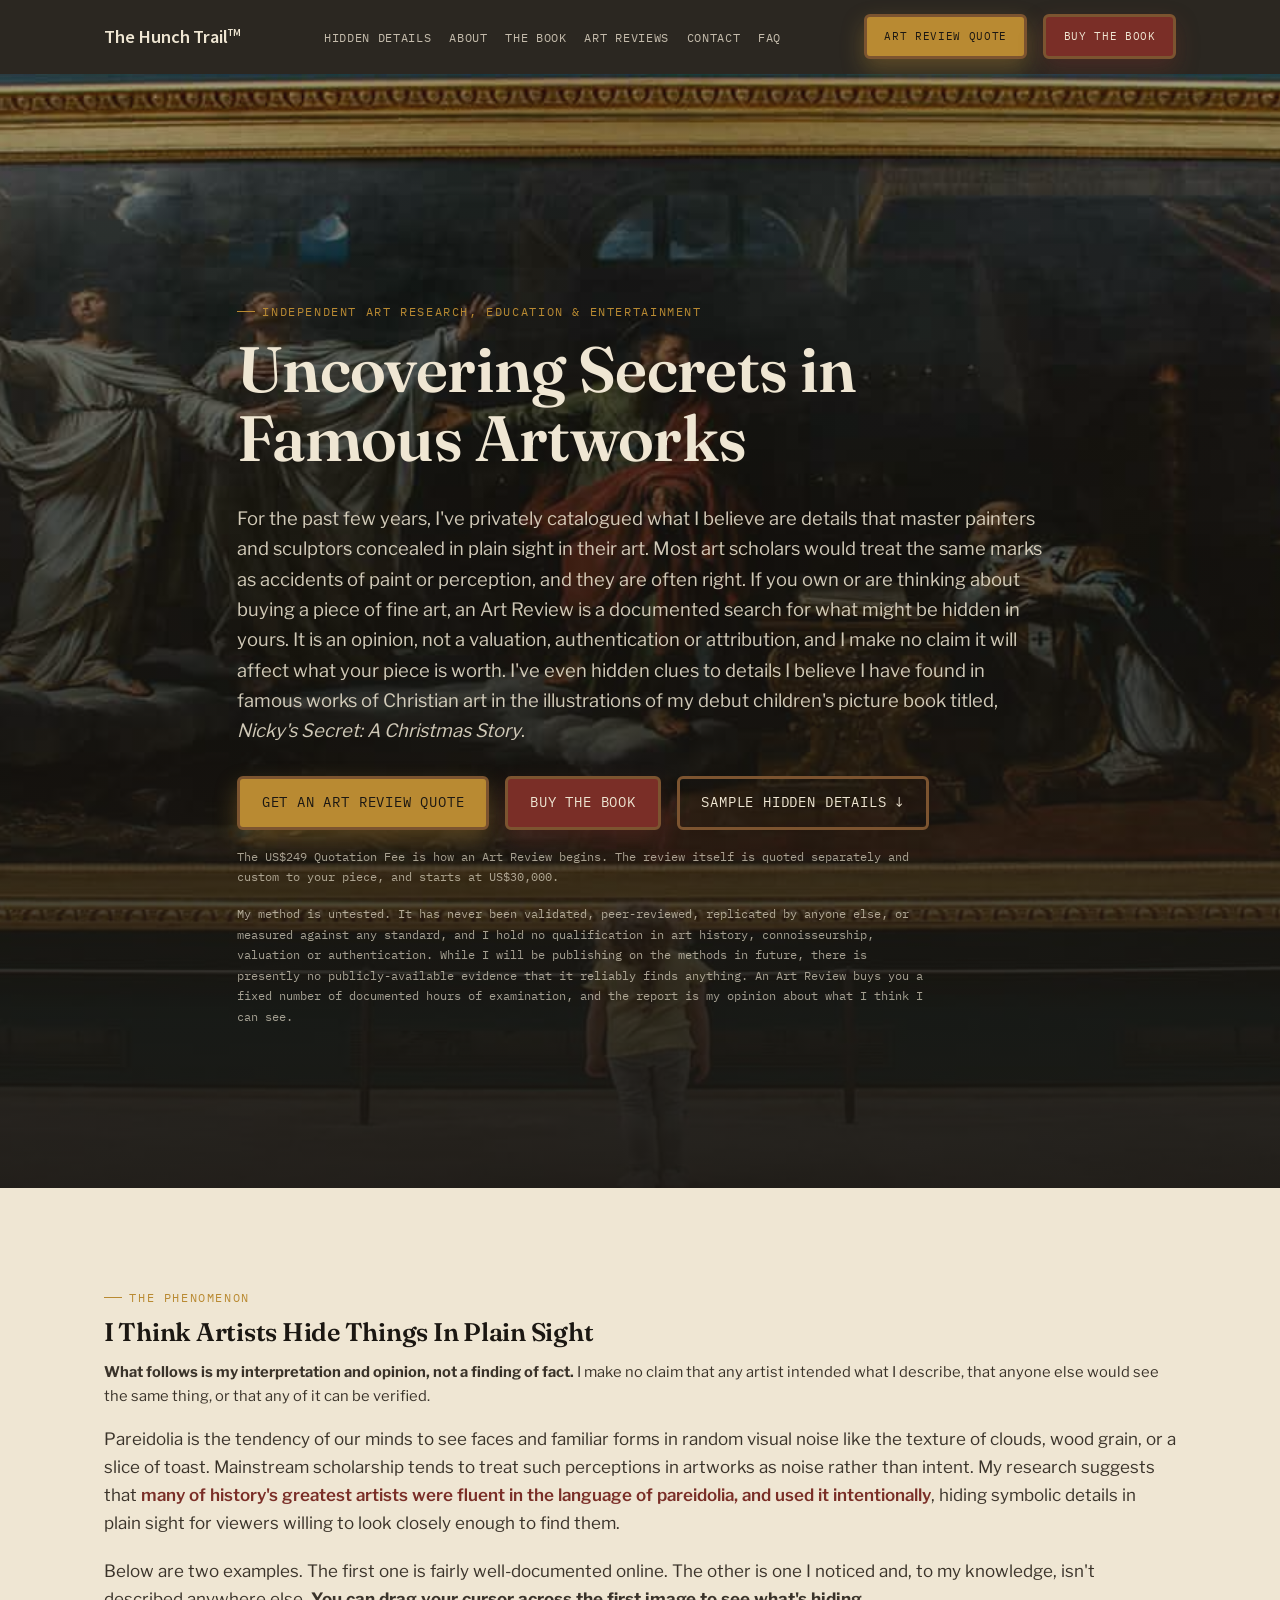
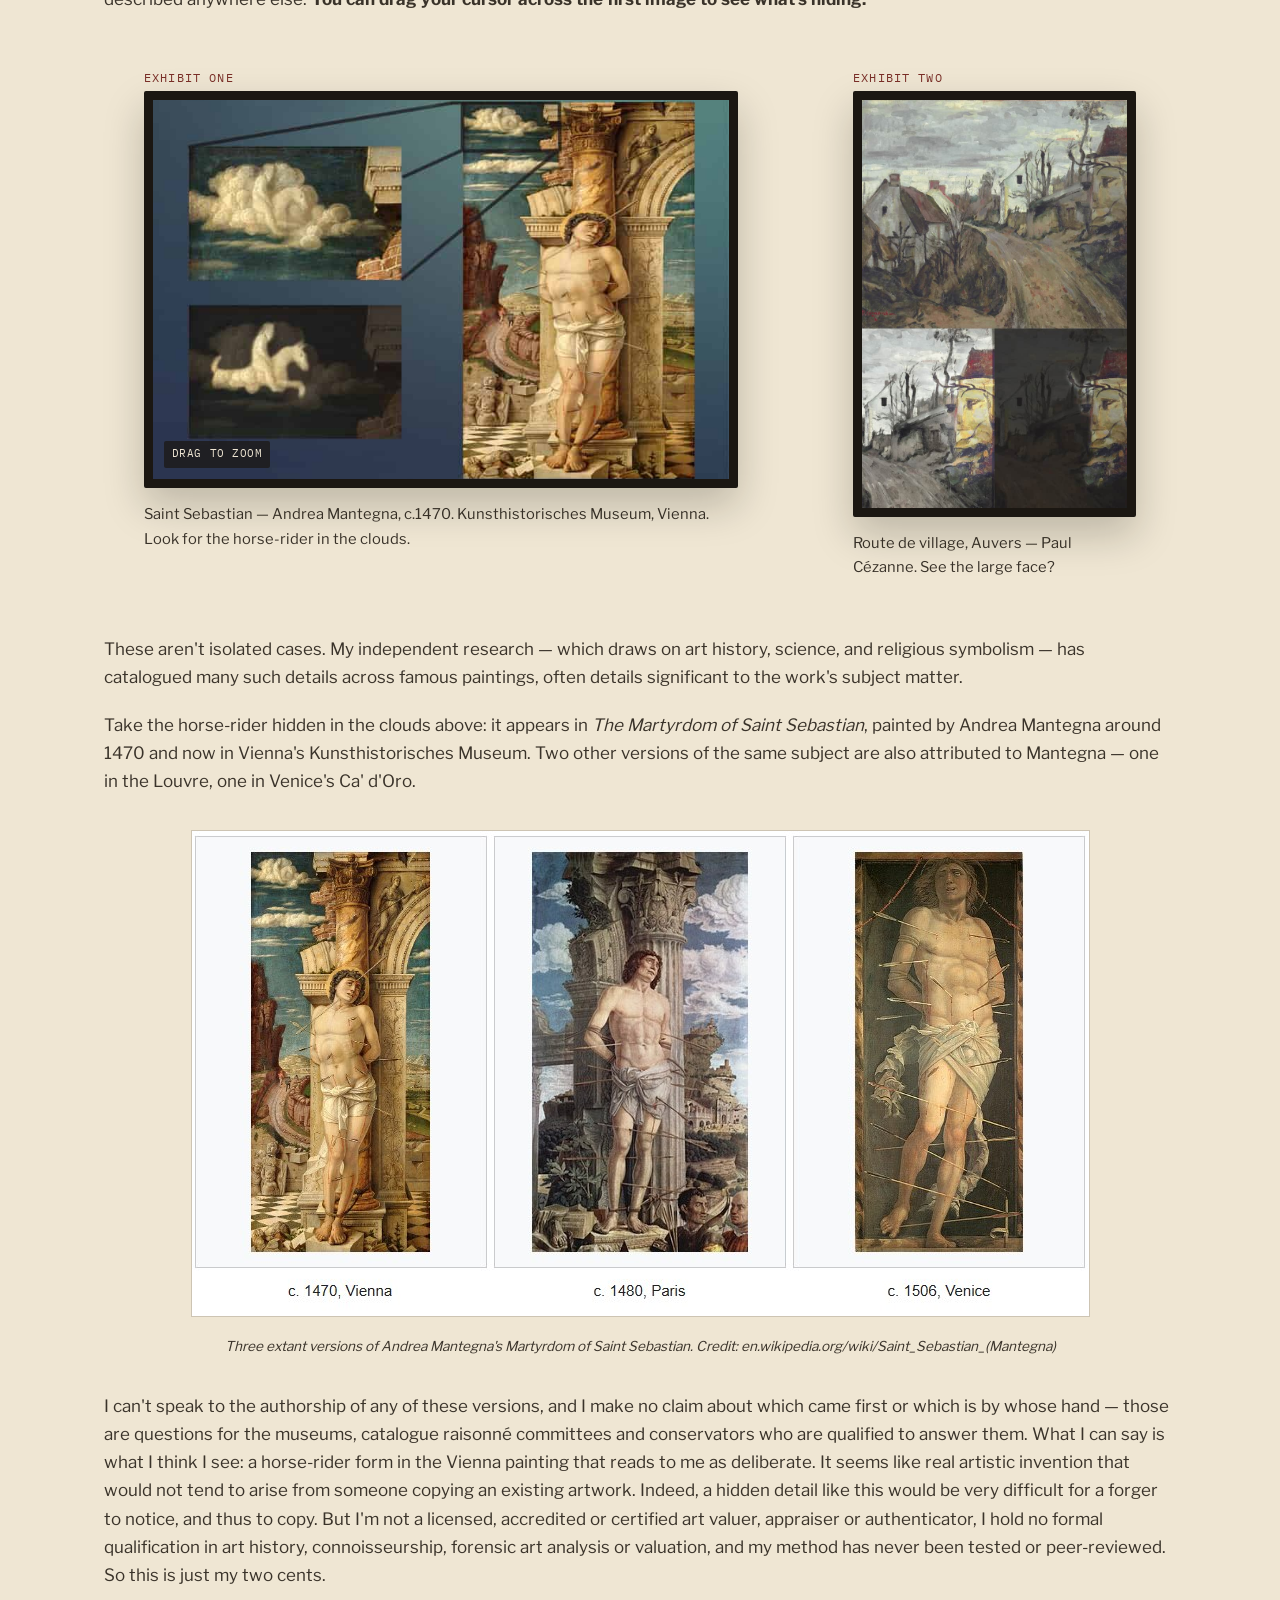
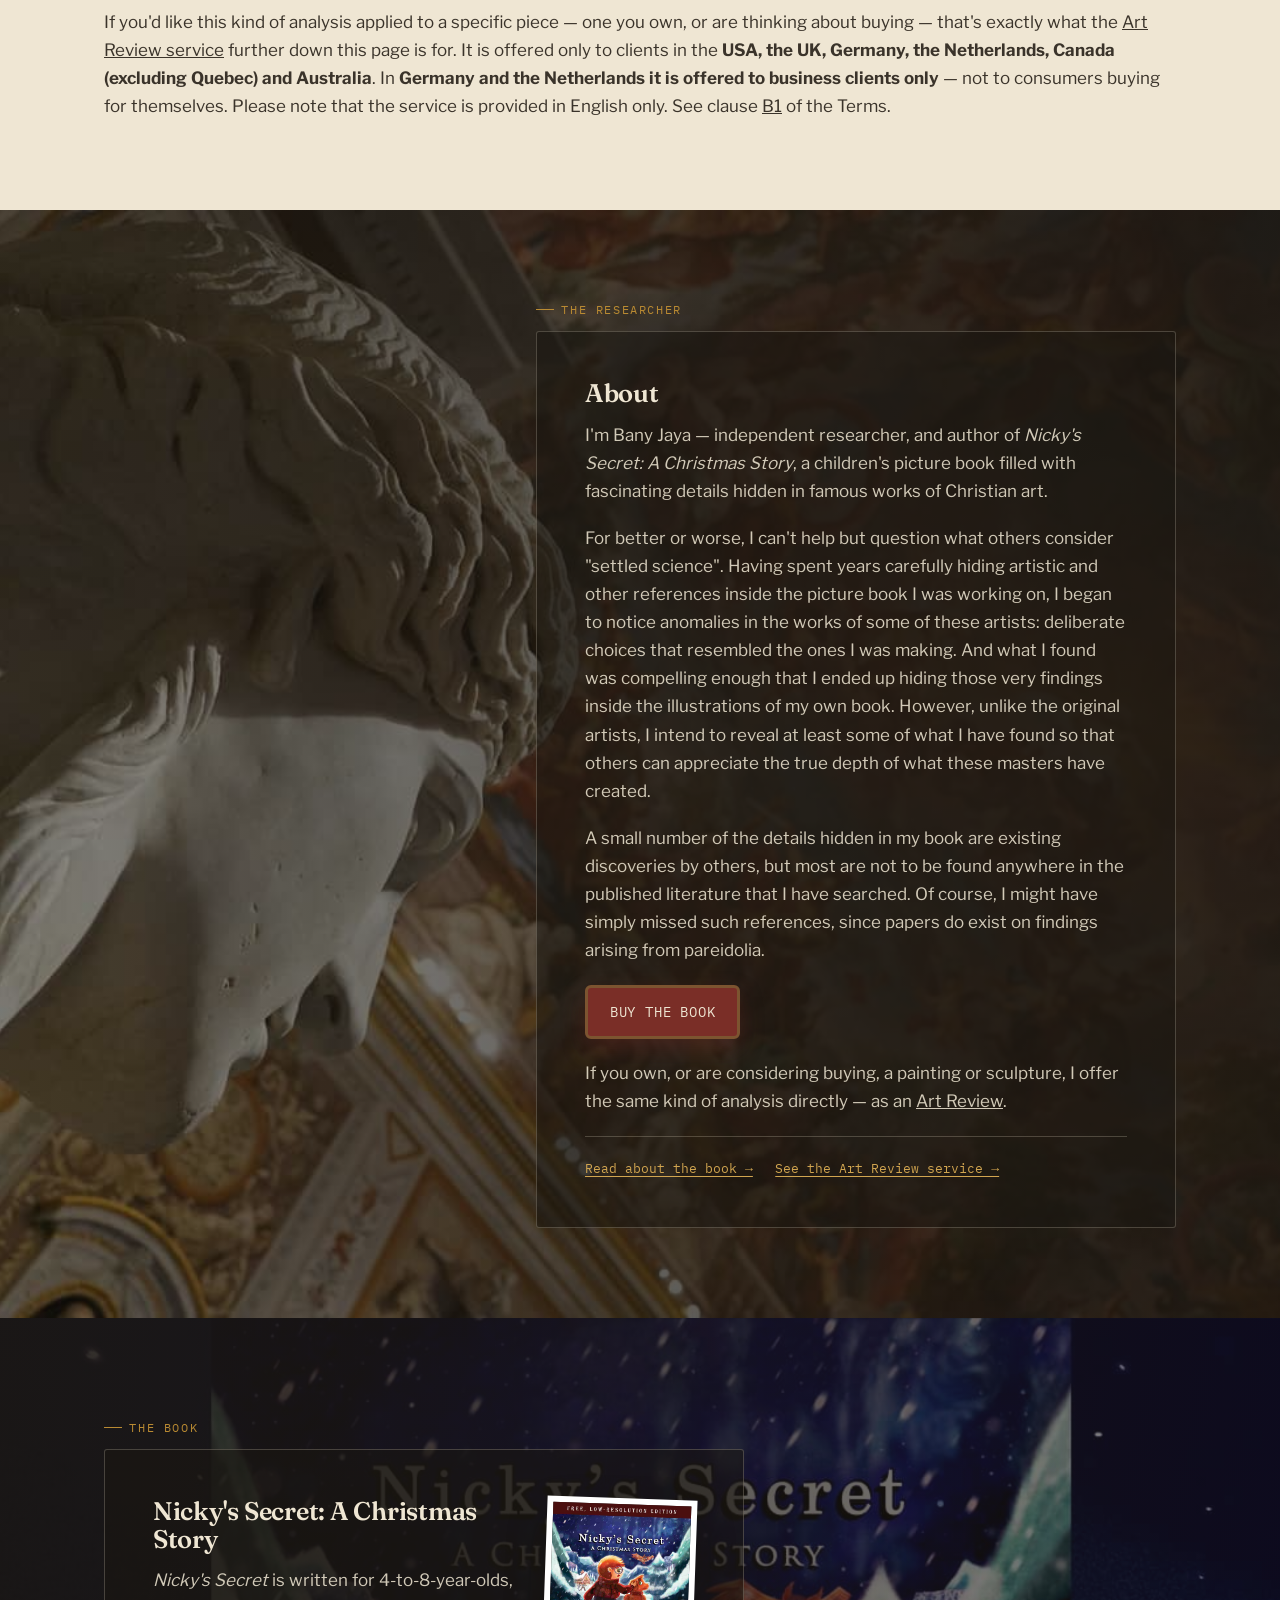
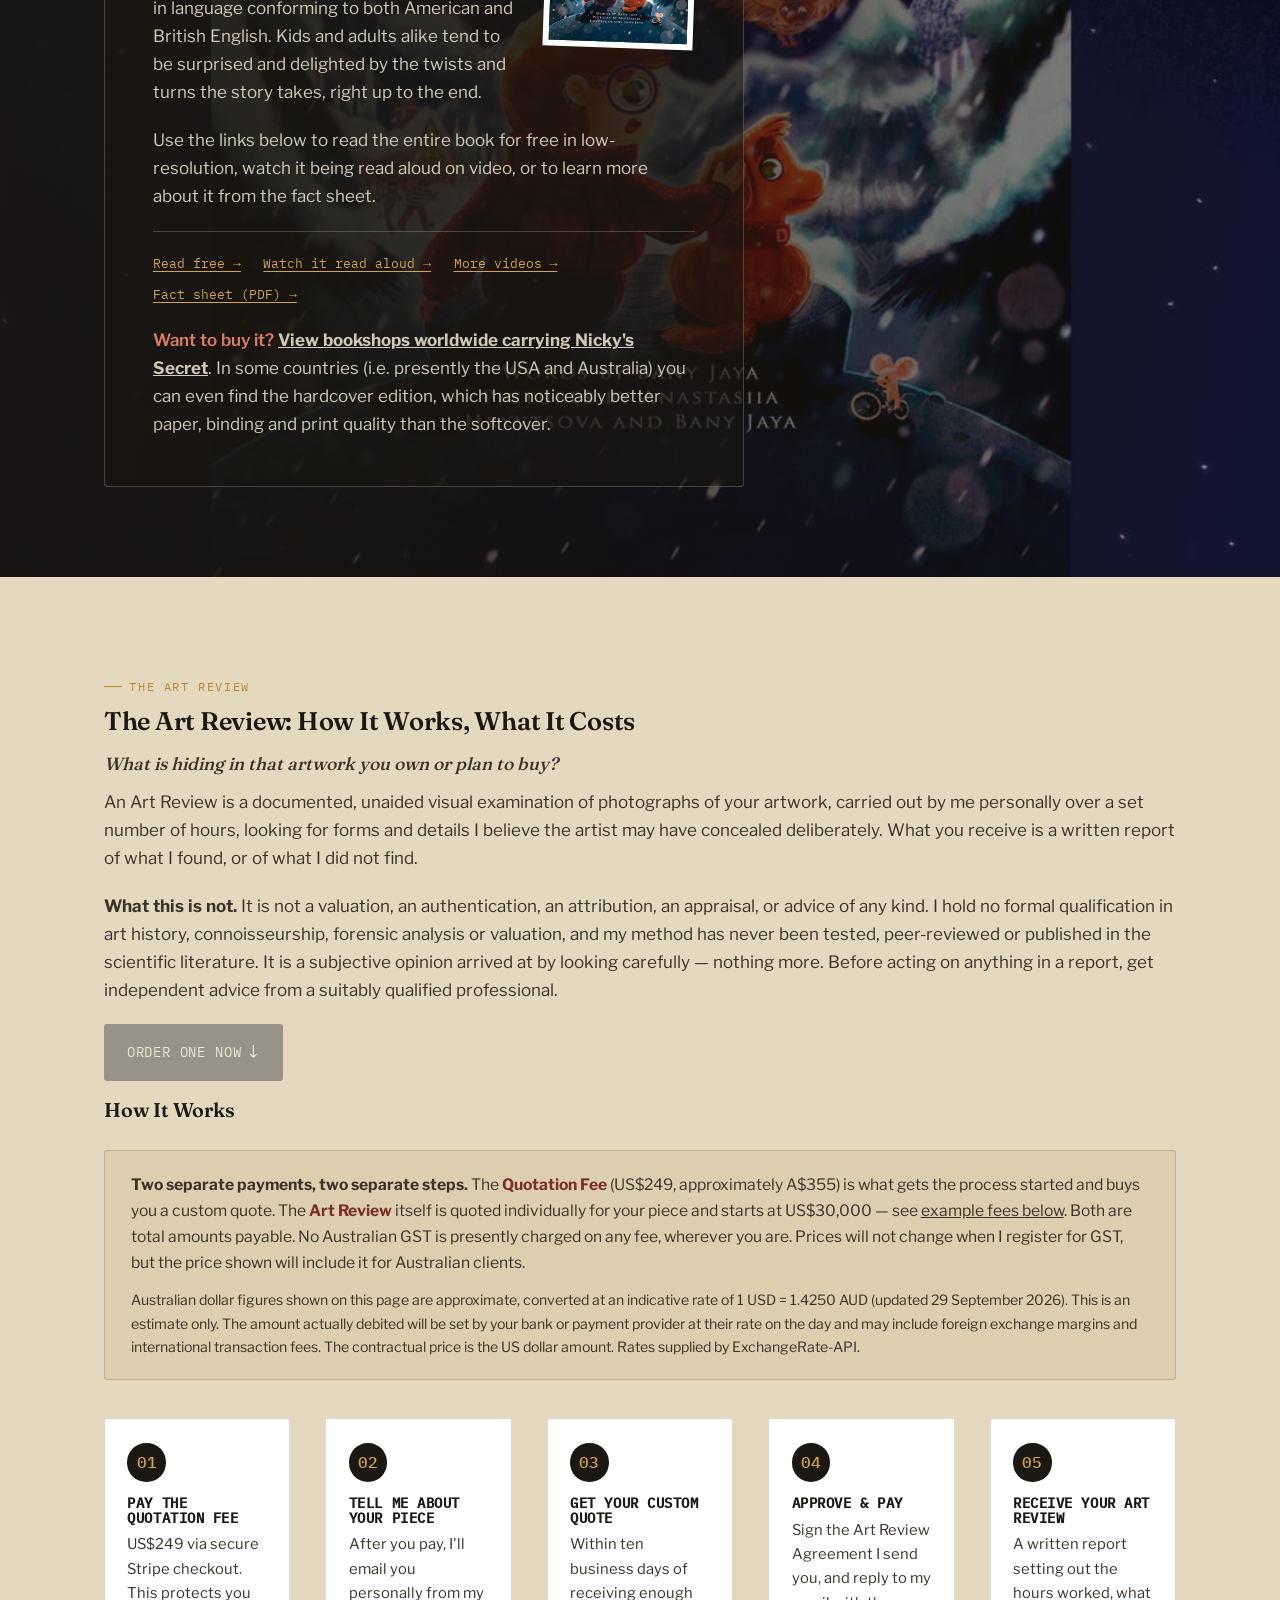
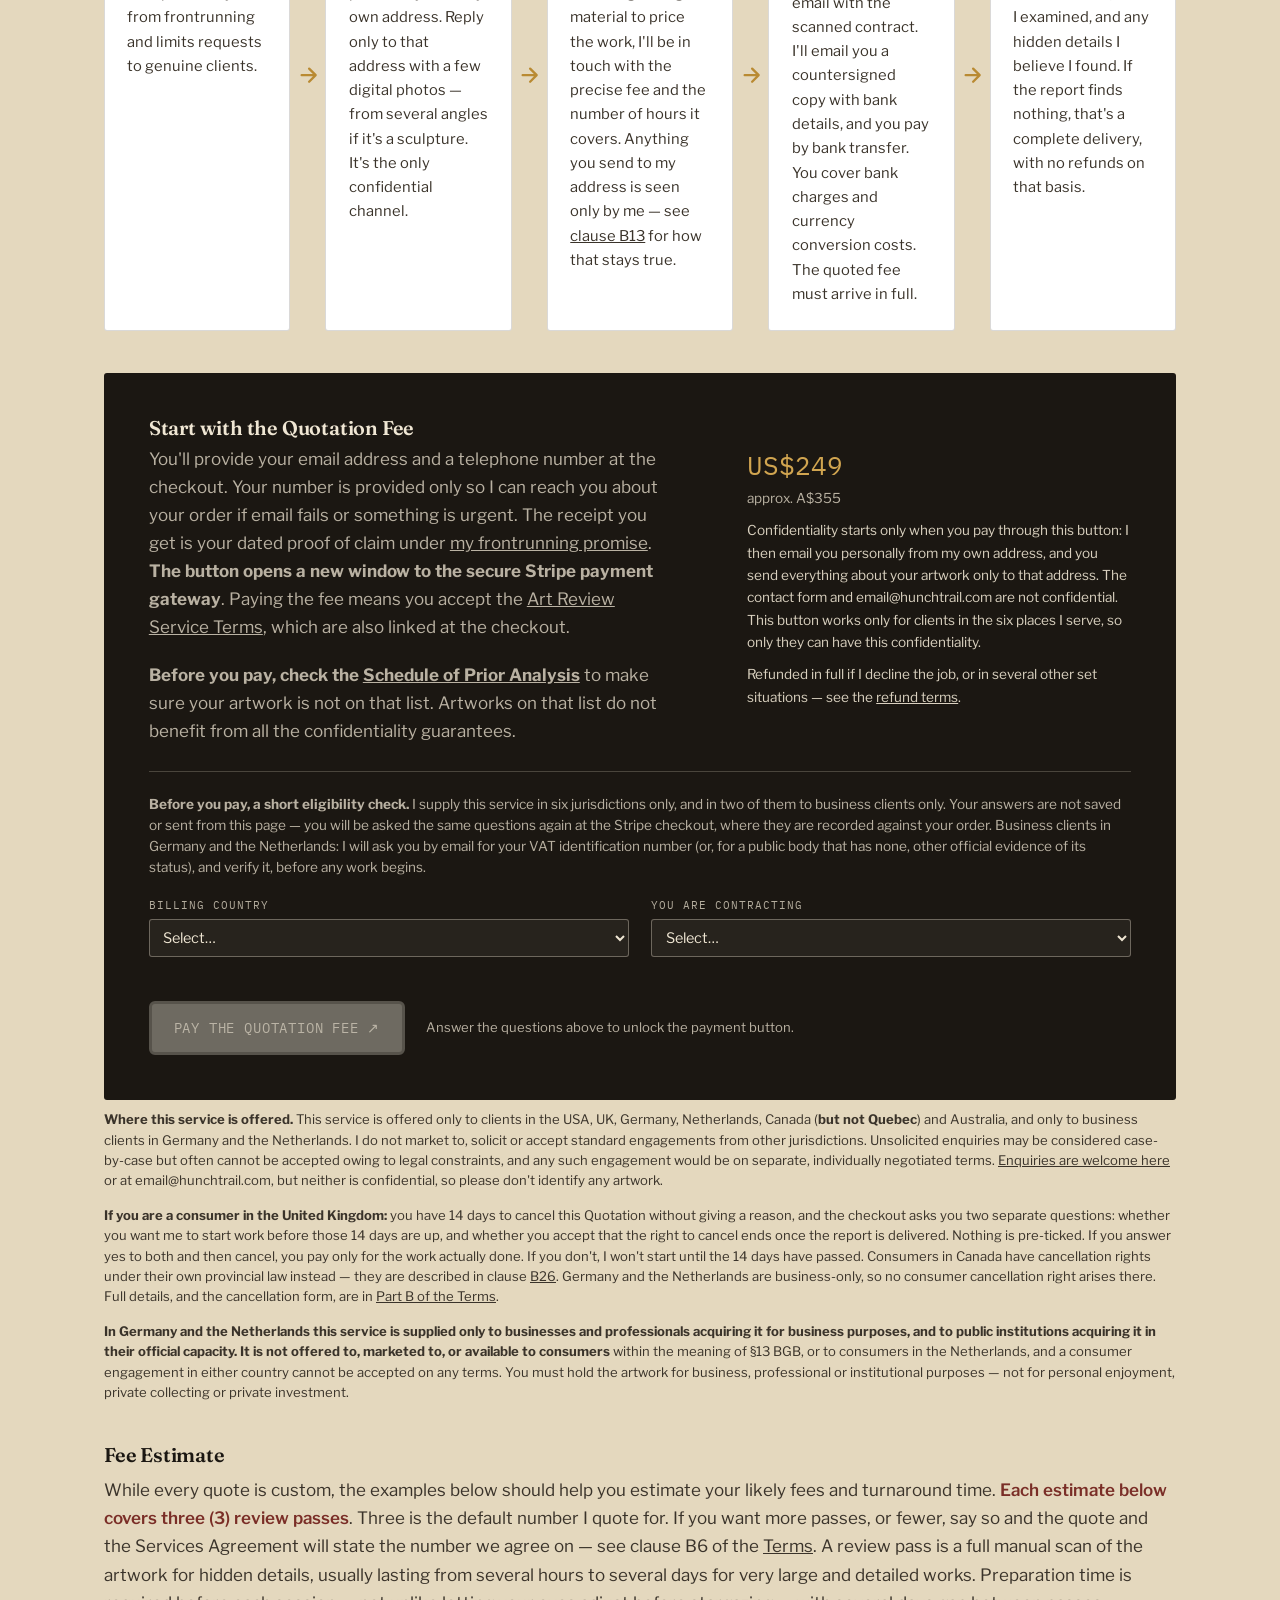
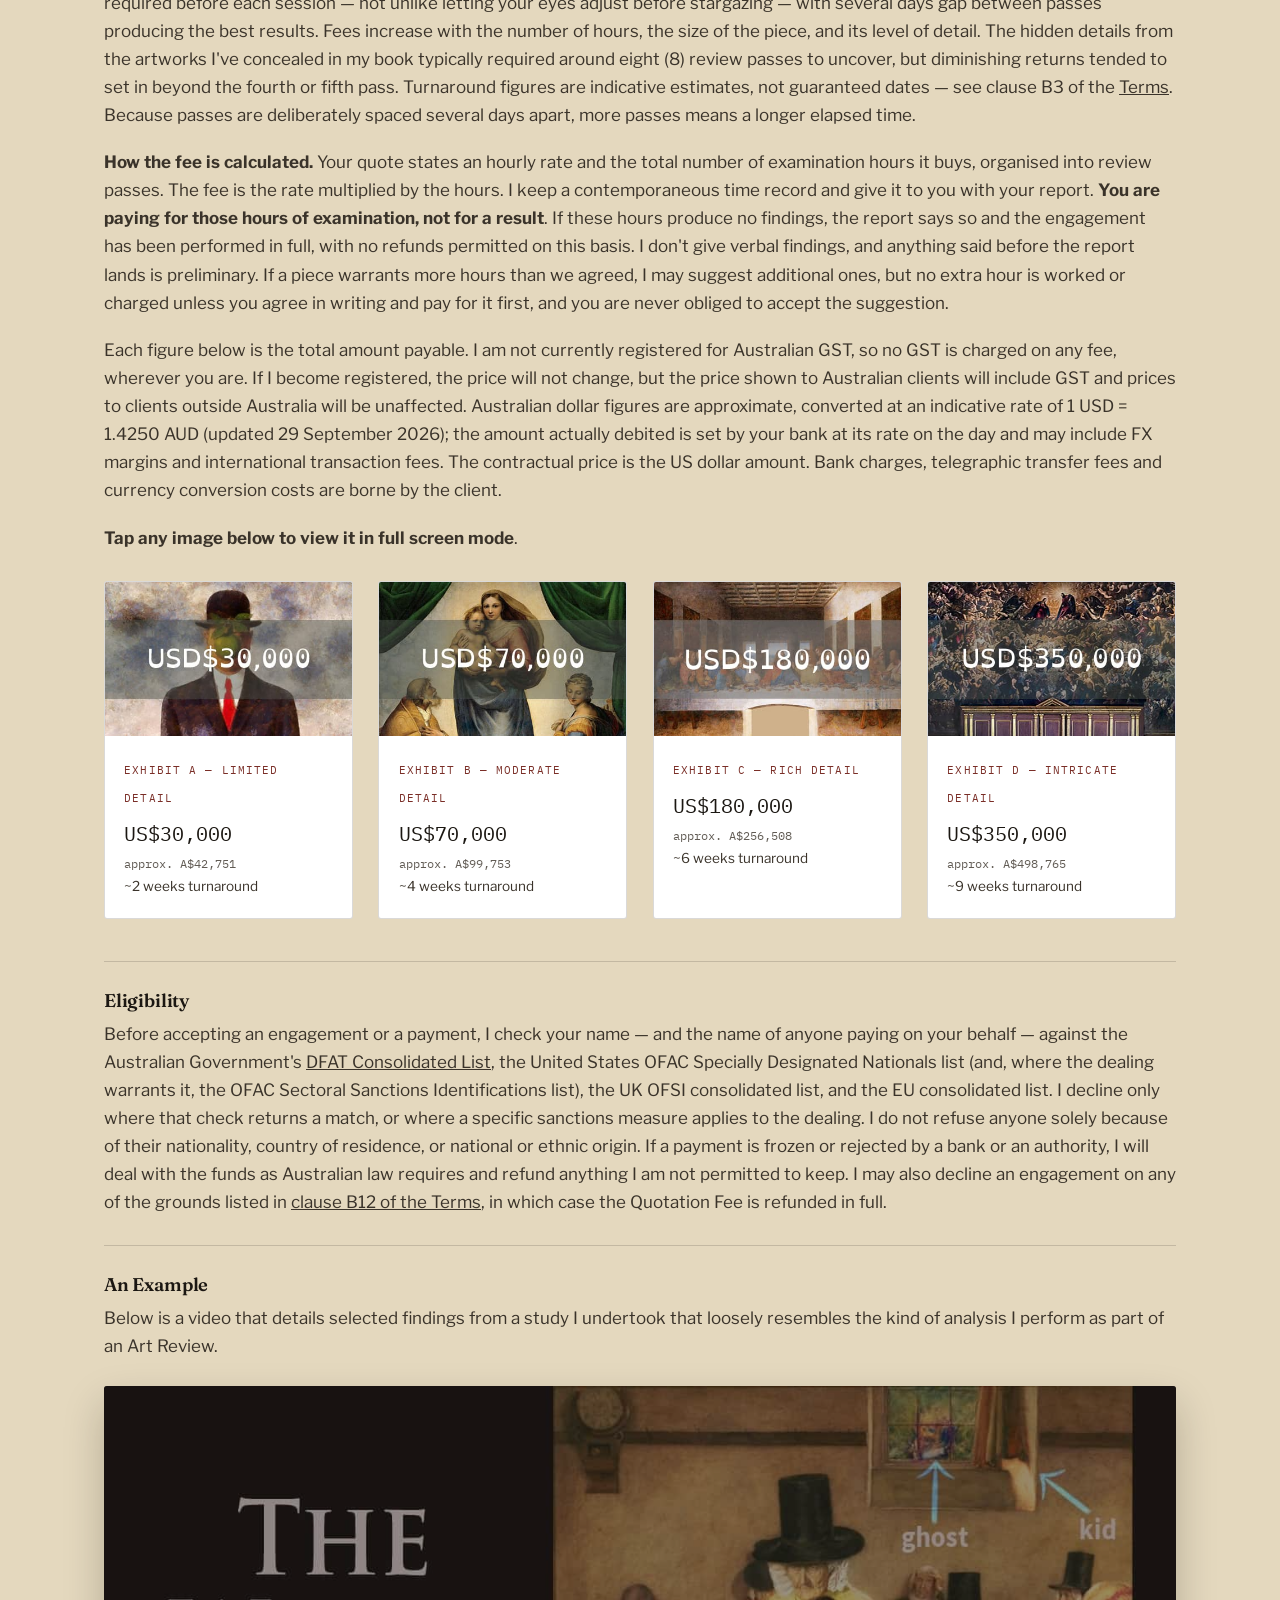
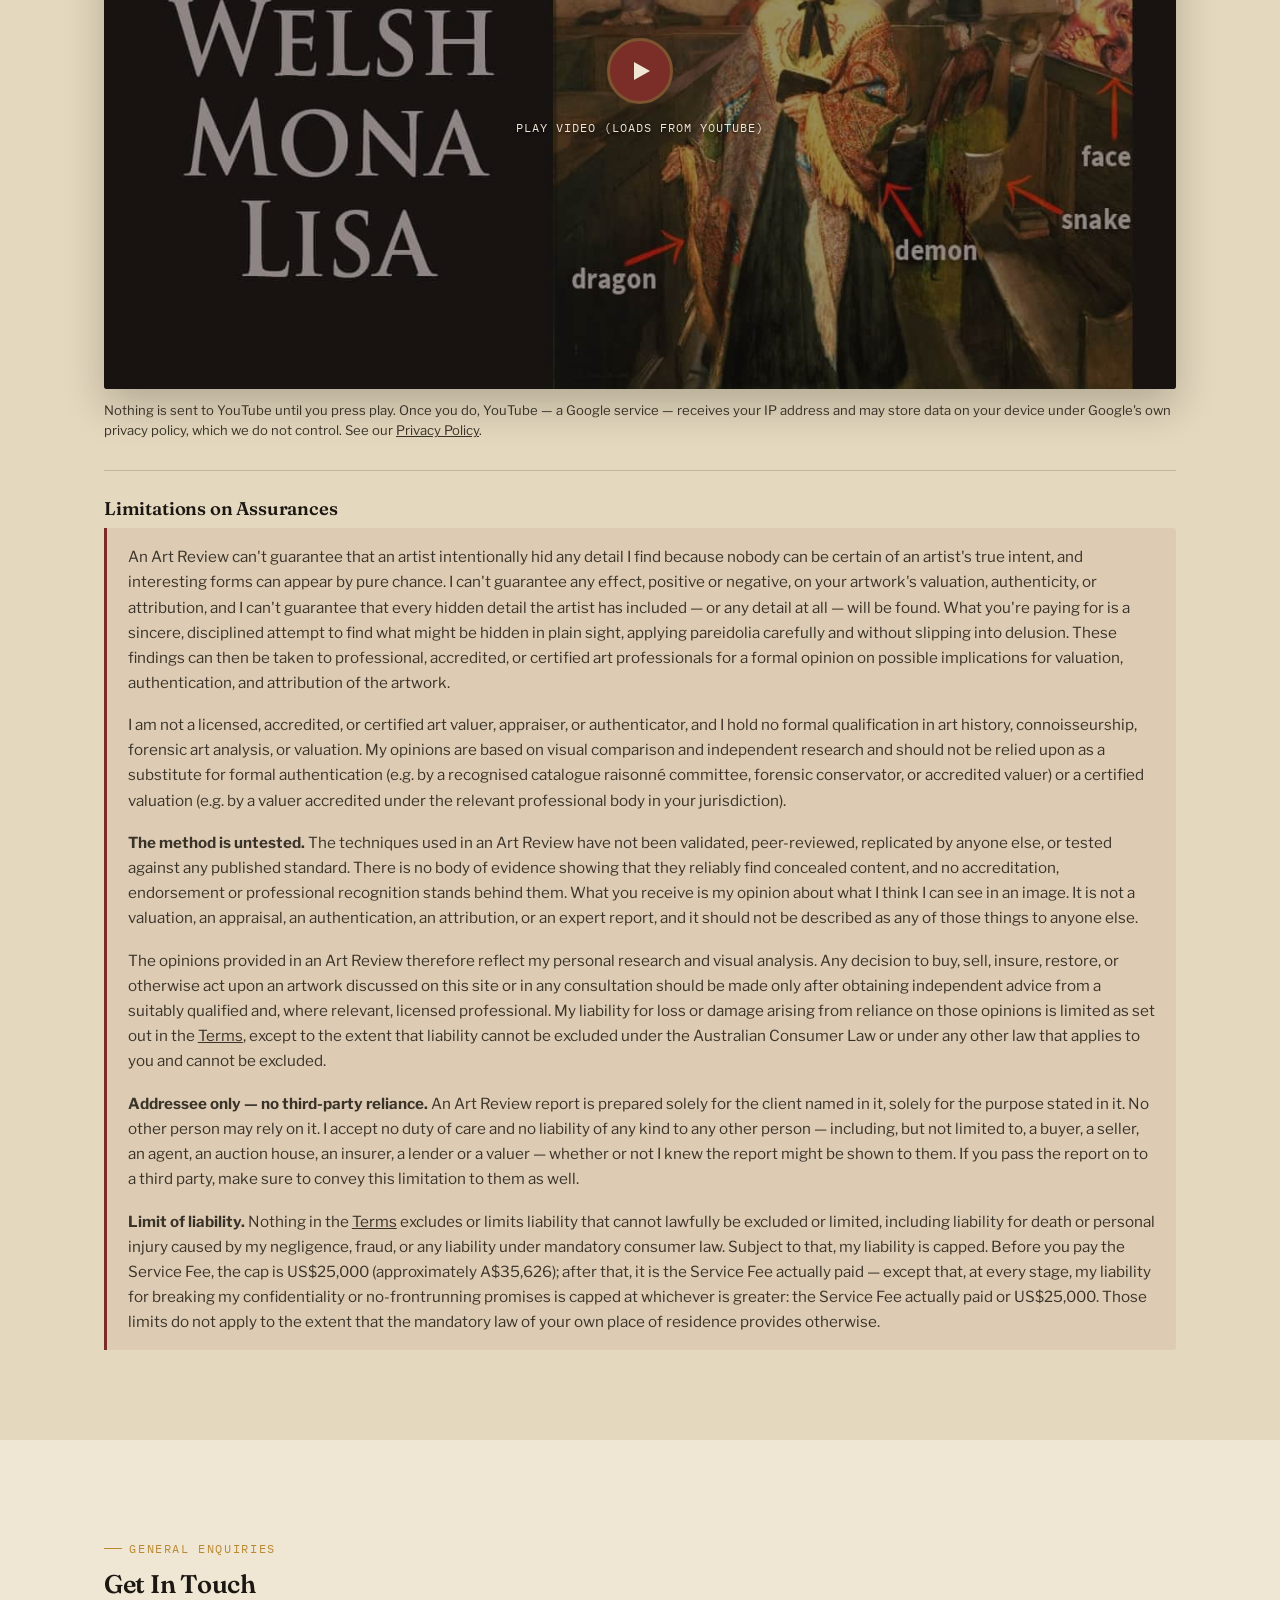
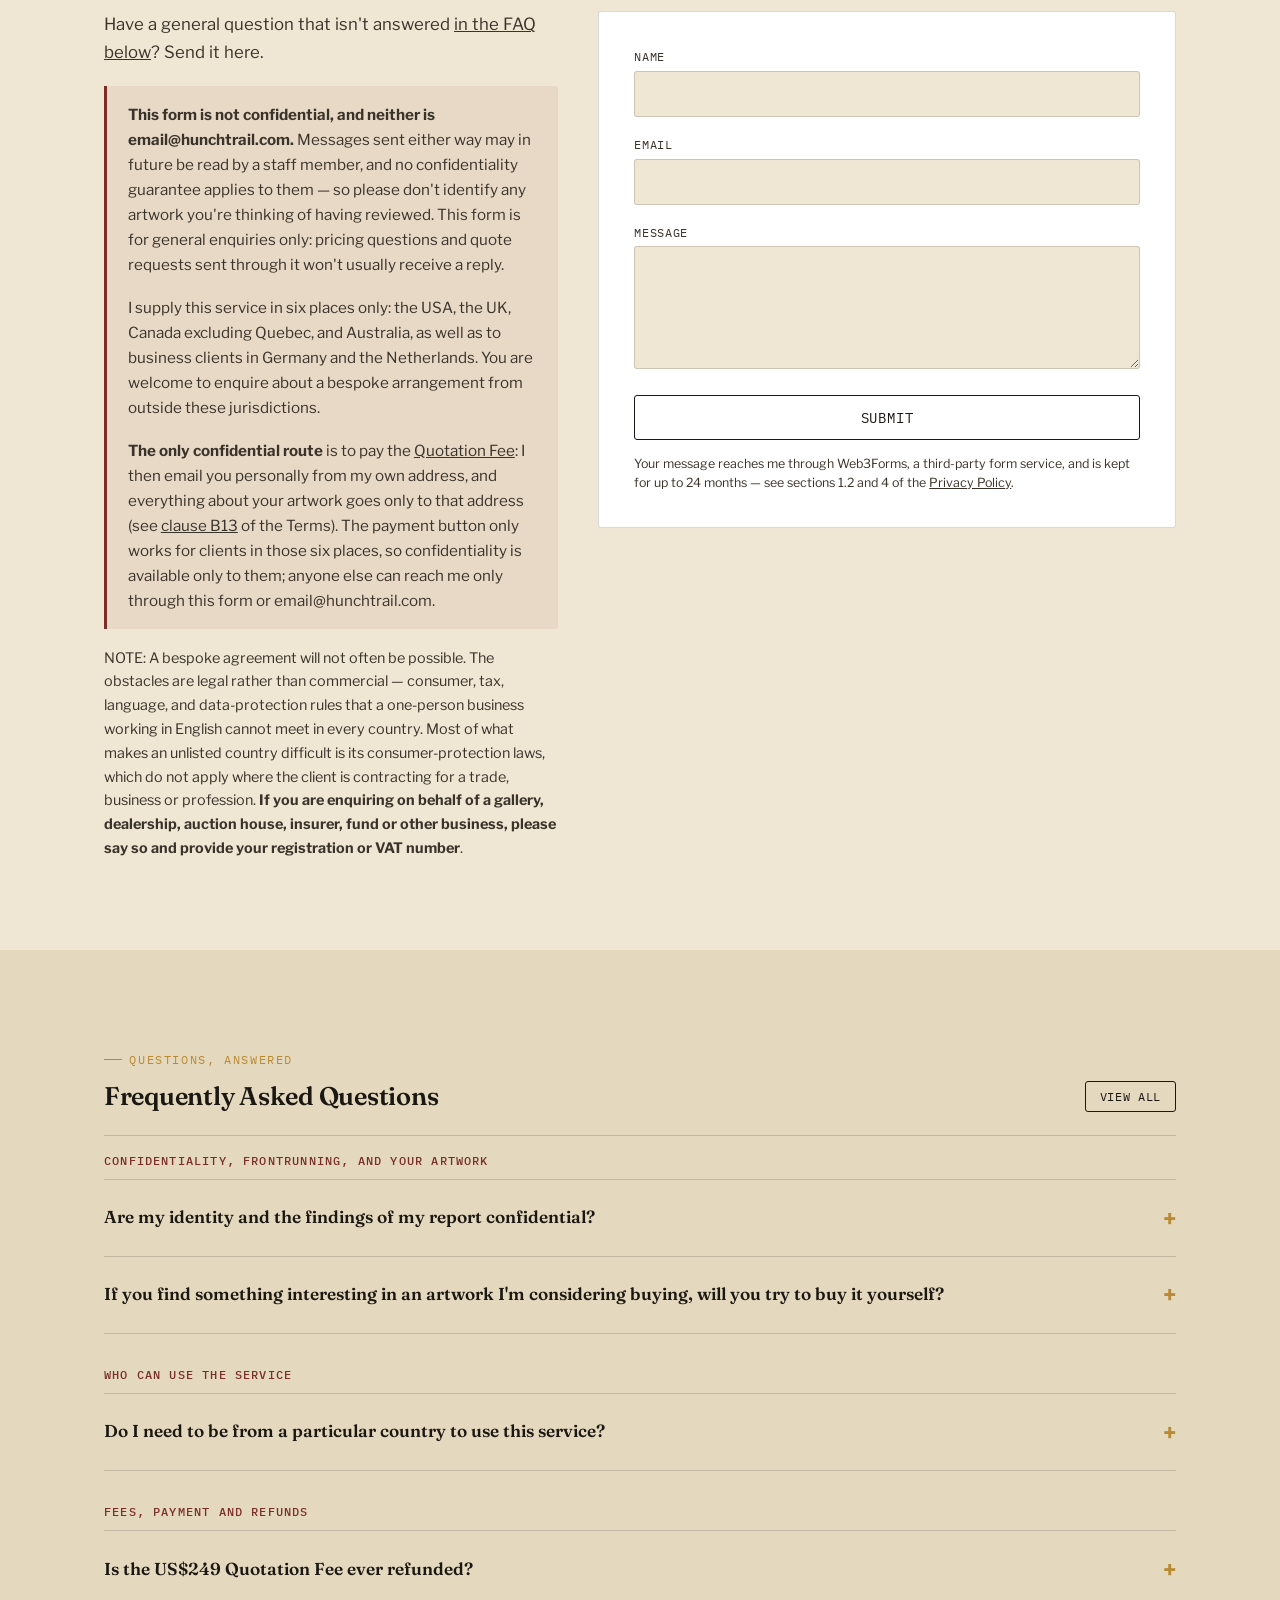
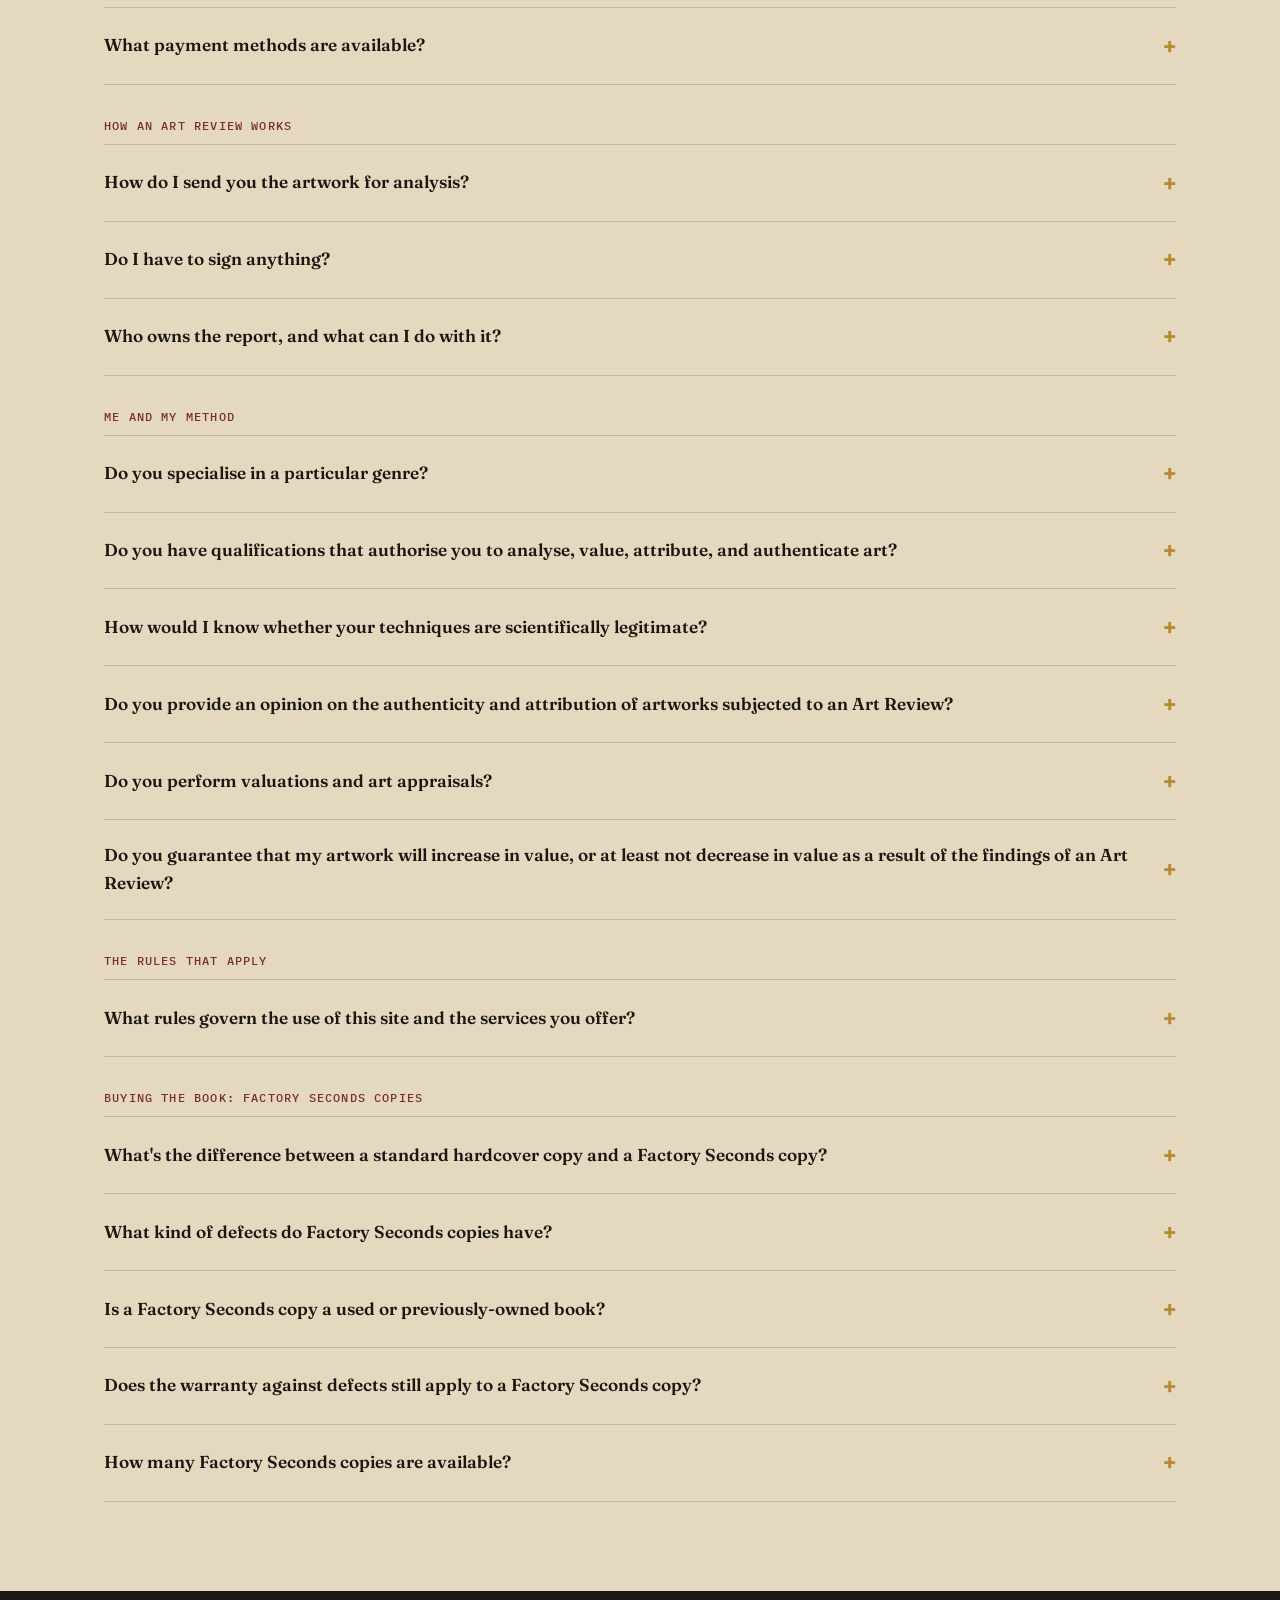
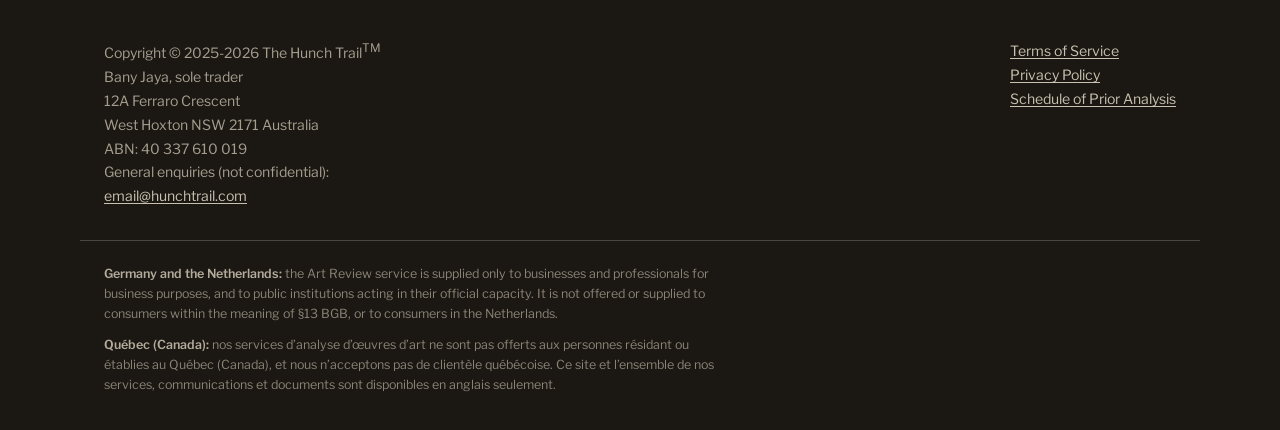
<file: index.html>
<!DOCTYPE html>
<!-- ============================================================
     AUTO-GENERATED FILE — DO NOT EDIT DIRECTLY.
     This file is built by build.py from the templates in
     src/ and partials/. Any changes made here will be lost
     the next time build.py runs. To make a change:
       - header/nav for the whole site  -> partials/header.html
       - footer for the whole site       -> partials/footer.html
       - this page's own content         -> src/index.html
     Then re-run:  python build.py
============================================================ -->
<html lang="en">
<head>
<meta charset="utf-8" />
<title>The Hunch Trail™ — Fine Art Analysis &amp; Hidden Details</title>
<meta name="viewport" content="width=device-width, initial-scale=1" />
<meta name="description" content="I look for symbolic details I believe are concealed in famous paintings and sculpture, and I write up what I think I can see. My method is untested and my reports are opinion only — not a valuation, authentication or appraisal." />
<link rel="canonical" href="https://hunchtrail.com/" />

<!-- Open Graph -->
<meta property="og:type" content="website" />
<meta property="og:title" content="The Hunch Trail™ — Hidden Details in Fine Art" />
<meta property="og:description" content="I look for symbolic details I believe are concealed in famous paintings and sculpture. An Art Review is a documented search, not a discovery service. Opinion only." />
<meta property="og:url" content="https://hunchtrail.com/" />
<meta property="og:image" content="https://hunchtrail.com/images/intro.jpg" />

<link rel="stylesheet" href="assets/css/fonts.css">

<link rel="stylesheet" href="assets/css/hunch-theme.css">
<style>
/* Page-specific styles for the homepage only.
   Shared tokens, reset, header, footer, buttons and utility
   classes live in assets/css/hunch-theme.css. */
/* ============================================================
   HERO
============================================================ */
#hero{position:relative;min-height:92vh;display:flex;align-items:flex-end;color:var(--parchment);background:linear-gradient(180deg,rgba(27,23,18,.42) 0%,rgba(27,23,18,.72) 62%,rgba(27,23,18,.94) 100%),url("images/intro.jpg") center 22%/cover no-repeat;}
#hero .wrap{padding-bottom:clamp(2.5rem,6vw,4.5rem);padding-top:8rem;}
#hero h1{font-size:clamp(2rem,5vw,4.2rem);max-width:16ch;color:var(--parchment);}
#hero .lede{color:rgba(239,230,211,0.86);font-size:1.15rem;}
.hero-ctas{display:flex;flex-wrap:wrap;gap:1rem;margin-top:1.8rem;align-items:center;}
/* max-width here is only the no-JavaScript fallback. Normally the
   script at the foot of this page overrides both the left margin and
   the width so this paragraph sits directly beneath the CTA buttons,
   sharing their left and right edges — see "Items 2 and 3" there. */
.hero-note{font-family:var(--font-mono);font-size:.78rem;color:rgba(239,230,211,0.66);margin-top:1rem;max-width:46ch;}
/* Item 2: once the three CTAs no longer fit on one row, the block of
   buttons is centred instead of hugging the left edge. Whether they
   have wrapped is decided in JavaScript rather than at a guessed pixel
   width, because the wrap point depends on the button copy and on
   whether the web font has finished loading. Centring cannot change how
   many buttons fit per row, so this can't feed back into that test. */
.hero-ctas.is-wrapped{justify-content:center;}
/* Item: below ~417px, the primary CTA's label ("Start with the Quotation
   Fee — US$99") is wider than the screen, and .btn's site-wide
   white-space:nowrap stops it shrinking — the whole hero was overflowing
   horizontally as a result. Letting hero buttons wrap their own text (with a
   tighter line-height, since body's 1.65 would look too loose across two
   lines) keeps every button on-screen at any width without touching the
   nowrap behaviour .btn relies on everywhere else on the site. */
@media (max-width:420px){
	.hero-ctas .btn{white-space:normal;text-align:center;line-height:1.3;}
}

/* ============================================================
   CASE FILE CARD (About / Book sections over photo bg)
============================================================ */
.photo-section{position:relative;color:var(--parchment);background-size:cover;background-position:center;}
.photo-section::before{content:"";position:absolute;inset:0;background:linear-gradient(100deg,rgba(27,23,18,.92) 0%,rgba(27,23,18,.78) 40%,rgba(27,23,18,.42) 100%);}
.photo-section .wrap{position:relative;}
.case-card{max-width:640px;background:rgba(27,23,18,0.55);border:1px solid var(--line-dark);border-radius:var(--radius);padding:clamp(1.8rem,4vw,3rem);position:relative;}
.case-card p{color:rgba(239,230,211,0.86);}
.case-card h2{color:var(--parchment);}
/* The About section's card sits on the right at desktop widths, for
   variation against the Book section's card right below it (which
   stays left) -- and the background gradient is mirrored to match,
   so the card's text still sits over the darkened side of the photo
   rather than the lighter, more-transparent side. Left alone below
   761px (this site's existing mobile/desktop threshold, matched here
   rather than inventing a new one): both case-cards are effectively
   full-width and stacked regardless, so left/right has nothing to vary. */
@media (min-width:761px){
	#one .case-card{margin-left:auto;}
	#one.photo-section::before{background:linear-gradient(260deg,rgba(27,23,18,.92) 0%,rgba(27,23,18,.78) 40%,rgba(27,23,18,.42) 100%);}
	/* .eyebrow is display:inline-flex (see hunch-theme.css), so it's an
	   inline-level box that sits at the start of the block flow by
	   default -- margin-left:auto does nothing useful on an inline box.
	   Switching it to a block-level flex container here lets the same
	   max-width + margin-left:auto trick used on the card above apply
	   to it too, so its content (still left-aligned within itself, via
	   the same align-items:center it already had) starts exactly where
	   the card's left edge now is, instead of staying at the wrap's
	   left edge where the card no longer is. */
	#one .eyebrow{display:flex;max-width:640px;margin-left:auto;}
}
.case-links{display:flex;flex-wrap:wrap;gap:.6rem 1.4rem;margin-top:1.3rem;padding-top:1.3rem;border-top:1px solid var(--line-dark);}
.case-links a{font-family:var(--font-mono);font-size:.82rem;text-decoration:underline;text-underline-offset:3px;color:var(--gold-light);}
.book-cover{width:150px;box-shadow:var(--shadow);border:6px solid var(--white);float:right;margin:0 0 1.2rem 1.4rem;transform:rotate(2deg);}
@media (max-width:640px){ .book-cover{width:110px;margin:0 0 1rem 1rem;} }

/* ============================================================
   PROOF / LOUPE GALLERY
============================================================ */
.proof-grid{display:grid;grid-template-columns:repeat(auto-fit,minmax(min(280px,100%),1fr));gap:2.2rem;margin:2.4rem 0;}
/* Item: Exhibit Two's image is portrait (685:1030) where Exhibit One's is
   landscape (800:534). At equal grid-column widths that makes Exhibit Two
   roughly twice as tall, leaving a large blank gap below Exhibit One's
   shorter card. 644px matches the exact width where
   repeat(auto-fit, minmax(280px,1fr)) above switches the grid from one
   stacked column to two side-by-side columns — below it, both exhibits
   are full-width and this override should not apply. */
@media (min-width:644px){
	/* Item 5 (round 4): previously both grid columns were equal (1fr 1fr,
	   from auto-fit above), with Exhibit Two's image separately capped to
	   70% of its column and centred — leaving Exhibit One's column mostly
	   empty below its shorter landscape image. Instead of shrinking
	   Exhibit Two's image further, this gives Exhibit One's column a
	   bigger share of the row (13fr vs 7fr) and shrinks Exhibit Two's
	   COLUMN to exactly the width its image already rendered at
	   (70% of the old equal column = 7/10 of a 1fr share = a 7fr column
	   once Exhibit One's column grows to 13fr, since 13+7=20=2×10).
	   Net effect: Exhibit One's image gets noticeably larger, Exhibit
	   Two's image stays the exact same rendered size it was before (just
	   with no leftover side-margin, since its column now fits it exactly)
	   — so Exhibit Two is never made smaller, only Exhibit One grows.
	   Some blank space below Exhibit One remains by design: closing it
	   completely would require shrinking Exhibit Two, which this
	   deliberately avoids. */
	.proof-grid{grid-template-columns:13fr 7fr;}
	/* Item 5 (round 4): Exhibit Two's image/caption/tag now fill their
	   column at 100% width (the column itself is already sized to match
	   the image), so the old 70%-and-centre overrides are removed —
	   they'd otherwise shrink the image a second time, inside its
	   already-correctly-sized column. */
}
.proof-item figcaption{margin-top:.9rem;font-size:.92rem;color:var(--ink-soft);}
.proof-item .exhibit-tag{display:block;font-family:var(--font-mono);font-size:.72rem;letter-spacing:.1em;text-transform:uppercase;color:var(--oxblood);margin-bottom:.35em;}
.loupe-frame{position:relative;overflow:hidden;border:9px solid var(--ink);border-radius:2px;box-shadow:var(--shadow);background:#000;}
/* Only a frame with a working zoom lens (.loupe-active) captures touch
   gestures. On any other frame (Exhibit Two has no lens) a finger must
   still scroll the page — touch-action:none there used to trap phone
   visitors on a picture that fills half their screen. */
.loupe-frame.loupe-active{touch-action:none;}
.loupe-frame img{width:100%;height:100%;object-fit:cover;user-select:none;-webkit-user-drag:none;}
.loupe-active:hover{cursor:none;}
@media (hover:none){ .loupe-frame:hover{cursor:default;} }
.loupe-lens{position:absolute;display:none;width:170px;height:170px;border-radius:50%;border:3px solid var(--gold);box-shadow:0 10px 30px rgba(0,0,0,.45),inset 0 0 0 2px rgba(255,255,255,.5);pointer-events:none;background-repeat:no-repeat;z-index:2;}
@media (max-width:600px){ .loupe-lens{width:130px;height:130px;} }
.loupe-hint{position:absolute;bottom:.7rem;left:.7rem;background:rgba(27,23,18,.72);color:var(--parchment);font-family:var(--font-mono);font-size:.68rem;letter-spacing:.05em;text-transform:uppercase;padding:.4em .7em;border-radius:2px;pointer-events:none;transition:opacity .3s;}
.loupe-frame.is-active .loupe-hint{opacity:0;}
/* Item 4 (round 3): the .expand-btn fullscreen-icon button (formerly
   present on both Exhibit One and Exhibit Two) has been removed from
   the markup below at the user's request, so its CSS is removed here
   too rather than left as dead weight nothing on the page uses. */

/* Item 4: two copies of each instruction are in the markup — one written
   for a mouse ("cursor" / "drag to zoom"), one for touch ("finger" /
   "touch to zoom") — and CSS shows only the one that matches the device,
   using the same hover/pointer test the magnifier script itself uses.
   This is done in CSS (not JS) so the correct wording is present from
   first paint, with no flash of the wrong text. */
@media (hover:hover) and (pointer:fine){
	.hint-touch, .instruction-touch{ display:none; }
}
@media not all and (hover:hover) and (pointer:fine){
	.hint-mouse, .instruction-mouse{ display:none; }
}

/* Item 1: now that the surrounding paragraphs extend full-width, this
   fixed-size (897px) image looked left-stranded with empty space only
   on its right. text-align:center centers the image (the button
   wrapping it becomes an inline element via all:unset) and also
   centers the caption text beneath it. */
figure.mantegna-fig{margin:2.2rem 0;text-align:center;}
figure.mantegna-fig img{border:1px solid var(--line);cursor:zoom-in;}
/* overflow-wrap: the caption ends in a bare wikipedia.org URL, which the
   browser treats as one unbreakable 315px word. On a 320px screen that
   alone pushed the whole page sideways. break-word lets it split only
   when it would otherwise overflow, so wider screens are unaffected. */
figure.mantegna-fig figcaption{font-size:.85rem;color:var(--ink-soft);margin-top:.6rem;font-style:italic;overflow-wrap:break-word;}

/* ============================================================
   FILE 04 — WORK / PRICING
============================================================ */
.price-note{background:var(--parchment-deep);border:1px solid var(--line);border-radius:var(--radius);padding:1.3rem 1.6rem;font-size:.98rem;margin:1.8rem 0 2.4rem;}
.price-note strong{color:var(--oxblood);}

.question-line{font-family:var(--font-display);font-style:italic;font-weight:500;font-size:clamp(1rem,2.2vw,1.1rem);max-width:40ch;margin-bottom:.6em;}

.steps{display:flex;flex-wrap:wrap;align-items:stretch;margin:2rem 0 2.6rem;counter-reset:step;}
.step{background:var(--white);border:1px solid var(--line);border-radius:var(--radius);padding:1.5rem 1.4rem;position:relative;flex:1 1 170px;}
.step-arrow{flex:0 0 auto;display:flex;align-items:center;justify-content:center;width:2.2rem;color:var(--gold);font-size:1.5rem;line-height:1;}
.step-arrow svg{width:1.4rem;height:1.4rem;display:block;}
.step-num{font-family:var(--font-mono);font-weight:500;font-size:1rem;width:2.4rem;height:2.4rem;border-radius:50%;background:var(--ink);color:var(--gold-light);display:flex;align-items:center;justify-content:center;margin-bottom:.9rem;}
.step h4{font-family:var(--font-mono);text-transform:uppercase;font-size:.85rem;letter-spacing:.04em;color:var(--ink);margin-bottom:.5em;}
@media (max-width:760px){
	.steps{flex-direction:column;}
	.step{flex:1 1 auto;width:100%;}
	.step-arrow{width:100%;padding:.2rem 0;}
	.step-arrow svg{transform:rotate(90deg);}
}
.step p{font-size:.92rem;color:var(--ink-soft);}

/* Item 6: between roughly 760px and 1060px, the 5 steps + 4 arrows no
   longer fit on one line and wrap onto two rows. There's no gap
   property on .steps, so the only "gap" that exists is the horizontal
   one created by each .step-arrow's own width (2.2rem) sitting between
   step boxes — the second row had nothing playing that role vertically
   and sat flush against the first. Giving every child a matching
   2.2rem top margin reproduces that same spacing between rows, and
   pulling the container itself up by the same amount cancels the
   unwanted extra margin this would otherwise add above the very first
   row. Deliberately done with margin rather than flexbox's `gap`
   property, which had inconsistent support on older Safari versions —
   margin works everywhere. Scoped narrowly so it doesn't touch the
   single-column phone layout below 760px (which already has its own
   spacing) or the single-row layout above 1060px (where it would be
   harmless but simply unused). */
@media (min-width:761px) and (max-width:1060px){
	.steps{margin-top:-0.2rem;}
	.steps > .step,
	.steps > .step-arrow{margin-top:2.2rem;}
}

/* Item 3: compact 3-step summary of the $99 -> quote -> approve
   funnel, placed right where the price is introduced. Deliberately
   smaller and plainer than the 5-step "How It Works" walkthrough below
   it — this is a quick at-a-glance reassurance about total commitment,
   not the operating instructions, so it borrows the same numbered-
   circle language as .step-num without duplicating that component's
   larger card/paragraph layout wholesale. */
.funnel{display:flex;flex-wrap:wrap;align-items:center;justify-content:center;gap:.6rem 1rem;margin:0 0 2.2rem;padding:1.2rem 1rem;background:var(--white);border:1px solid var(--line);border-radius:var(--radius);}
.funnel-step{display:flex;align-items:center;gap:.6rem;}
.funnel-step-num{font-family:var(--font-mono);font-weight:500;font-size:.85rem;width:1.9rem;height:1.9rem;flex:0 0 auto;border-radius:50%;background:var(--ink);color:var(--gold-light);display:flex;align-items:center;justify-content:center;line-height:1;}
.funnel-step-label{font-family:var(--font-mono);font-size:.82rem;text-transform:uppercase;letter-spacing:.03em;color:var(--ink);}
.funnel-arrow{flex:0 0 auto;width:1.1rem;height:1.1rem;color:var(--gold);}
.funnel-arrow svg{width:100%;height:100%;display:block;}
/* Below ~500px the three steps and their arrows no longer fit on one
   line — stack them instead of shrinking already-small text further. */
@media (max-width:500px){
	.funnel{flex-direction:column;}
	.funnel-arrow{transform:rotate(90deg);}
}

.cta-panel{background:var(--ink);color:var(--parchment);border-radius:var(--radius);padding:clamp(1.8rem,4vw,2.8rem);display:flex;flex-wrap:wrap;gap:1.6rem 2.4rem;align-items:center;justify-content:space-between;margin:2.4rem 0;}
.cta-panel h3{color:var(--parchment);margin-bottom:.3em;}
.cta-panel .price{font-family:var(--font-mono);color:var(--gold-light);font-size:1.6rem;}
.cta-panel p{color:rgba(239,230,211,0.75);max-width:44ch;}
/* Item 6: the text column's natural content width (mainly the h3) and the
   price/button column's natural width were, between them, a few pixels
   wider than the panel's content box at ordinary desktop widths. Since
   the panel is a wrapping flex row, that tiny overflow was enough to
   drop the price/button column onto its own line under the text, every
   time, on every desktop size, not just narrow ones — flex-wrap does not
   care how small the overflow is. cta-copy is allowed to shrink (down to
   320px) so it always yields the room cta-buy needs; cta-buy keeps its
   natural size and stays put on the right. Below 640px the panel already
   stacks the two columns deliberately (see the media query lower down),
   so this only governs the desktop case. */
.cta-copy{flex:1 1 320px;min-width:0;}
/* 27 September 2026: the payment button has moved out of this column to
   the end of the eligibility gate (see .cta-pay), so the column now holds
   only the price and two short notes. Without the button's nowrap width to
   size it, "auto" would stretch the column to its longest sentence and push
   it onto a row of its own; a 24rem basis keeps it beside the text column
   on desktop and lets it stack underneath on phones. Its small print is
   left-aligned: several lines of right-aligned text read as ragged, on
   phones especially. */
.cta-buy{flex:0 1 24rem;min-width:0;}
/* Item 5: on the smallest phone screens there isn't quite enough room for
   the button's full label plus arrow glyph on one line at full size, which
   otherwise wraps the arrow onto its own line and inflates the box height.
   Shrinking the button (font, padding, letter-spacing) here — combined
   with white-space:nowrap on .btn above — keeps it on a single line. */
@media (max-width:420px){
	.cta-panel .price{font-size:1.3rem;}
	.cta-panel .btn{font-size:.72rem;padding-left:1.2em;padding-right:1.2em;letter-spacing:.03em;}
}

/* ---------- Caption beneath the CTA panel ----------
   The EU/UK 14-day cancellation notice used to sit inside the dark
   panel, competing with the payment button. It now sits directly
   under the panel as a caption: smaller and quieter, but close
   enough to still read as part of the same block.

   The gap is closed by overriding the panel's own bottom margin
   (via .has-caption on the panel) and zeroing the caption's top
   margin, so the two never double up. The caption keeps the
   panel's full width, so its left and right edges line up with
   the panel above it.

   No colour is set here: the paragraph's text used to sit inside a
   review-highlighting wrapper span; that wrapper is gone now, so this
   rule just inherits the ordinary body colour directly. */
.cta-panel.has-caption{margin-bottom:.6rem;}
.cta-caption{font-size:.82rem;line-height:1.55;margin:0 0 .9rem;opacity:.85;}
/* There are two captions under the CTA panel now (the EU/UK cancellation
   note and the Quebec exclusion). They sit .9rem apart so they read as one
   block, and the last one carries the gap down to the next heading. An
   explicit class rather than :last-of-type, because other <p> elements are
   siblings further down the same container. */
.cta-caption-last{margin-bottom:2.4rem;}
/* On phones the caption is a long run of small text, so it gets a
   touch more leading and a slightly smaller size to stop it
   dominating the screen directly under the payment button. */
@media (max-width:640px){
	.cta-caption{font-size:.78rem;line-height:1.62;}
}

/* ---------- Quebec confirmation gate above the payment button ----------
   The Art Review is not supplied to anyone resident or established in
   Quebec (Terms B1; warranty B10(f)). This tick box turns that exclusion
   from a line of fine print into a specific confirmation given at the
   moment of payment.

   Layout: the right-hand half of .cta-panel is a narrow, right-aligned
   column sized to the button. A full sentence dropped into it would widen
   that column and squeeze the text block on the left, so the block is
   capped and its own text left-aligned inside the otherwise right-aligned
   column. margin-left:auto keeps the capped block flush with the button's
   right edge. Below 640px the panel has already reflowed and there is more
   horizontal room, so the cap is relaxed rather than removed — removing it
   would let the sentence set the width of the whole right-hand column.

   Nothing is persisted — no cookie, no localStorage, no sessionStorage —
   so the confirmation is given afresh on every visit. That matches clause
   B10(f), which is given afresh on every dealing, and keeps the site's "we
   store nothing on your device" position literally true, which is why no
   consent banner is needed anywhere on this site. */
.cta-consent{display:flex;flex-direction:row-reverse;align-items:flex-start;gap:.55rem;max-width:26ch;margin:0 0 .85rem auto;text-align:right;font-size:.78rem;line-height:1.45;color:rgba(239,230,211,0.85);}
.cta-consent input{flex:0 0 auto;width:1.05rem;height:1.05rem;margin:.14rem 0 0;accent-color:var(--gold);cursor:pointer;}
.cta-consent label{cursor:pointer;}
@media (max-width:640px){
	.cta-consent{max-width:38ch;}
}
/* Locked state for the payment button. An <a> cannot carry the disabled
   attribute, so the greyed-out state is a class plus aria-disabled, with
   the href removed by JS. pointer-events:none is deliberately NOT used:
   it suppresses the not-allowed cursor as well, leaving no feedback at
   all about why the button is inert. */
.btn.is-locked{background:#6E6A61;color:rgba(239,230,211,0.6);border-color:#57534B;box-shadow:none;cursor:not-allowed;}
.btn.is-locked:hover{background:#6E6A61;transform:none;}

/* ---------- Eligibility gate (full width, inside .cta-panel) ----------
   The single Quebec tick box has been replaced by a short eligibility
   check, because the service is now offered in six named jurisdictions
   only and, in Germany and the Netherlands, only to business clients.
   Four facts have to be established before the payment button unlocks:
   billing country, Canadian province (Quebec only matters), whether the
   client is contracting as a consumer or as a business, and — for
   Germany and the Netherlands — a VAT identification number.

   Layout: .cta-panel is a wrapping flex row whose two existing children
   are the text block and the price/button column. The gate is added as
   a third child with flex-basis:100% and order:3, so it forms its own
   full-width row underneath them without disturbing the proportions of
   the two columns above. A narrow right-hand column could not hold four
   form controls.

   Nothing is persisted — no cookie, no localStorage, no sessionStorage.
   The declarations are given afresh on every visit, which keeps the
   site's "we store nothing on your device" position literally true and
   is why no consent banner is needed anywhere on this site. The values
   are never transmitted from this page either; the record that matters
   is the one Stripe captures at checkout. */
.cta-gate{flex:1 1 100%;order:3;min-width:0;border-top:1px solid rgba(239,230,211,0.22);padding-top:1.4rem;}
.cta-gate p{max-width:none;}
/* .cta-gate-field is display:flex, which would otherwise beat the
   hidden attribute; conditional fields need this to actually hide. */
.cta-gate [hidden]{display:none;}
.cta-gate-intro{font-size:.85rem;line-height:1.55;margin:0 0 1.1rem;}
.cta-gate-row{display:flex;flex-wrap:wrap;gap:.9rem 1.4rem;margin-bottom:1.1rem;}
.cta-gate-field{flex:1 1 15rem;min-width:0;display:flex;flex-direction:column;gap:.32rem;}
.cta-gate-field label{font-family:var(--font-mono);font-size:.7rem;letter-spacing:.09em;text-transform:uppercase;color:rgba(239,230,211,0.72);}
.cta-gate-field select{width:100%;min-width:0;font:inherit;font-size:.9rem;padding:.5rem .6rem;border:1px solid rgba(239,230,211,0.35);border-radius:var(--radius);background:rgba(239,230,211,0.06);color:var(--parchment);}
/* Windows and Android draw the open dropdown list in the OS palette, so
   parchment-on-transparent options come out unreadable there. Forcing a
   dark-on-white option colour fixes the open list without affecting the
   closed control. */
.cta-gate-field select option{color:#1B1B1B;background:#FFFFFF;}
.cta-gate-field select:focus{outline:2px solid var(--gold);outline-offset:1px;}
/* The confirmation tick box reuses .cta-consent so there is one set of
   check-box styles on the page, but inside the gate it runs full width
   and reads left to right like the rest of the block. */
.cta-gate .cta-consent{max-width:none;margin:0 0 .9rem;text-align:left;flex-direction:row;}
.cta-gate-msg{font-size:.85rem;line-height:1.55;margin:0;padding:.75rem .95rem;border-left:3px solid var(--gold);background:rgba(239,230,211,0.07);border-radius:0 var(--radius) var(--radius) 0;}
.cta-gate-msg a{color:var(--gold-light);}
/* Shown only when JavaScript is unavailable, in place of a button that
   deliberately cannot work without it. */
/* ---------- Payment row, after the gate ----------
   The button used to sit in the price column above the gate, so a
   visitor answered the questions and then had to scroll back up to
   pay. It now comes last, in reading order: questions, tick box,
   button. The status line beside it says what is still needed, and
   turns gold once the button is live. order:4 keeps it after the gate
   (order:3) on every screen width. */
.cta-pay{flex:1 1 100%;order:4;min-width:0;display:flex;flex-wrap:wrap;align-items:center;gap:.7rem 1.3rem;}
.cta-pay-status{font-size:.82rem;line-height:1.5;margin:0;color:var(--oxblood-bright);}
.cta-pay-status.is-ready{color:var(--gold-light);}
.cta-noscript{flex-basis:100%;font-size:.82rem;line-height:1.55;margin:0;text-align:left;color:rgba(239,230,211,0.85);}
.cta-noscript a{color:var(--gold-light);}
@media (max-width:640px){
	.cta-gate-field{flex-basis:100%;}
}

.exhibit-grid{display:grid;grid-template-columns:repeat(auto-fit,minmax(220px,1fr));gap:1.6rem;margin:1.8rem 0 2.6rem;}
.exhibit-card{background:var(--white);border:1px solid var(--line);border-radius:var(--radius);overflow:hidden;transition:transform .18s var(--ease),box-shadow .18s var(--ease);}
.exhibit-card:hover{transform:translateY(-4px);box-shadow:var(--shadow);}
.exhibit-card button{all:unset;display:block;width:100%;cursor:zoom-in;}
.exhibit-card img{width:100%;aspect-ratio:8/5;object-fit:cover;}
.exhibit-body{padding:1.1rem 1.2rem 1.3rem;}
.exhibit-tag2{font-family:var(--font-mono);font-size:.7rem;letter-spacing:.1em;text-transform:uppercase;color:var(--oxblood);}
.exhibit-price{font-family:var(--font-mono);font-size:1.25rem;color:var(--ink);margin:.35em 0 .15em;}
.exhibit-aud{font-family:var(--font-mono);font-size:.78rem;color:var(--ink-soft);opacity:.8;margin-bottom:.15em;}
.exhibit-turn{font-size:.85rem;color:var(--ink-soft);}

.legal-block{border-top:1px solid var(--line);padding-top:1.8rem;margin-top:1.8rem;}
.legal-block h3{font-size:1.15rem;}
.legal-block + .legal-block{margin-top:1.8rem;}
.note-callout{background:rgba(122,46,39,0.07);border-left:3px solid var(--oxblood);padding:1rem 1.3rem;border-radius:0 var(--radius) var(--radius) 0;font-size:.95rem;}

.video-wrap{position:relative;padding-top:56.25%;margin-top:1.6rem;border-radius:var(--radius);overflow:hidden;box-shadow:var(--shadow);}
.video-wrap iframe{position:absolute;inset:0;width:100%;height:100%;border:0;}

/* ---- Video privacy facade ----------------------------------
   Styles the click-to-load button that stands in for the YouTube
   iframe until the visitor asks for it (see the markup comment
   further down the page for why the iframe isn't in the markup).
   The button fills .video-wrap exactly, so it inherits that
   element's 16:9 ratio and rounded corners and needs no sizing
   rules of its own — it stays correct at every screen width.
   Deliberately no flexbox `gap` here: spacing is done with
   margins, which behave identically on older iOS Safari. */
.video-facade{position:absolute;inset:0;display:flex;flex-direction:column;align-items:center;justify-content:center;width:100%;height:100%;margin:0;padding:1rem;border:0;background:var(--ink);color:var(--parchment);font-family:inherit;cursor:pointer;-webkit-appearance:none;appearance:none;-webkit-tap-highlight-color:transparent;}
/* Poster image sits behind the play badge and label, dimmed so
   light text stays readable over any frame the poster happens
   to show. */
.video-facade-thumb{position:absolute;inset:0;width:100%;height:100%;object-fit:cover;opacity:.55;}
/* Set by JS when the poster file is missing or fails to load, so
   visitors see a clean dark panel instead of a broken-image icon. */
.video-facade.is-noposter .video-facade-thumb{display:none;}
/* position:relative lifts the badge and label above the poster.
   66px keeps the tap target comfortably over the 44px minimum
   Apple recommends for touch. */
.video-facade-play{position:relative;display:flex;align-items:center;justify-content:center;width:66px;height:66px;border-radius:50%;background:var(--accent-cta);border:3px solid var(--cta-border);transition:transform .25s var(--ease);}
/* The triangle is a CSS border trick rather than an SVG or icon
   font: no extra request, and it scales with the button. */
.video-facade-play::after{content:"";border-style:solid;border-width:.62rem 0 .62rem 1.02rem;border-color:transparent transparent transparent var(--parchment);margin-left:.22rem;}
.video-facade:hover .video-facade-play,.video-facade:focus-visible .video-facade-play{transform:scale(1.08);}
.video-facade-label{position:relative;margin-top:.9rem;font-family:var(--font-mono);font-size:.78rem;letter-spacing:.08em;text-transform:uppercase;text-align:center;line-height:1.4;text-shadow:0 1px 3px rgba(0,0,0,.65);}
.video-facade-note{margin-top:.8rem;font-size:.82rem;line-height:1.5;color:var(--ink-soft);}

/* ============================================================
   CONTACT
============================================================ */
.contact-grid{display:grid;grid-template-columns:1.1fr 1.4fr;gap:2.5rem;align-items:start;}
@media (max-width:800px){ .contact-grid{grid-template-columns:1fr;} }
.form-card{background:var(--white);border:1px solid var(--line);border-radius:var(--radius);padding:clamp(1.6rem,3vw,2.2rem);}
.field{margin-bottom:1.1rem;}
.field label{display:block;font-family:var(--font-mono);font-size:.72rem;text-transform:uppercase;letter-spacing:.06em;color:var(--ink-soft);margin-bottom:.4em;}
.field input,.field textarea{width:100%;padding:.8em .9em;border:1px solid var(--line);border-radius:var(--radius);background:var(--parchment);font-family:var(--font-body);font-size:1rem;color:var(--ink);}
.field input:focus,.field textarea:focus{border-color:var(--gold);}
.hp-field{position:absolute;left:-9999px;}

/* ============================================================
   FAQ
============================================================ */
/* Item 5: heading + "view all" button share a row, wrapping under the
   heading on narrow screens instead of crowding it. */
.faq-heading{display:flex;flex-wrap:wrap;align-items:center;justify-content:space-between;gap:.8rem 1.4rem;margin-bottom:1.4rem;}
.faq-heading h2{margin-bottom:0;}
/* Sizing only — colour comes from the shared .btn / .btn-outline
   classes so it automatically matches the site's palette and stays in
   sync with it if that palette ever changes. */
.faq-toggle-all{font-size:.72rem;padding:.6em 1.2em;}

.faq-list{border-top:1px solid var(--line);}
/* FAQ questions are grouped by theme. Each group heading sits on the
   list's own dividing lines, so the list still reads as one column of
   rules with a small label above each run of questions. */
.faq-group{font-family:var(--font-mono);font-size:.74rem;font-weight:500;letter-spacing:.1em;text-transform:uppercase;color:var(--oxblood);margin:2.2rem 0 0;padding-bottom:.7rem;border-bottom:1px solid var(--line);}
.faq-group:first-child{margin-top:1.2rem;}
.faq-item{border-bottom:1px solid var(--line);}
.faq-item summary{cursor:pointer;list-style:none;padding:1.3rem 0;font-family:var(--font-display);font-size:1.08rem;font-weight:600;color:var(--ink);display:flex;justify-content:space-between;align-items:center;gap:1rem;}
.faq-item summary::-webkit-details-marker{display:none;}
.faq-item summary::after{content:"+";font-family:var(--font-mono);font-size:1.3rem;color:var(--gold);flex-shrink:0;transition:transform .2s;}
.faq-item[open] summary::after{transform:rotate(45deg);}
.faq-item .faq-body{padding-bottom:1.4rem;max-width:70ch;color:var(--ink-soft);}

</style>
</head>
<body>
<a class="skip-link" href="#main">Skip to content</a>

<!-- ============================================================
     HEADER
============================================================ -->
<!-- shared header — edit partials/header.html, then run build.py -->
<header id="header">
	<div class="wrap bar">
		<h1><a href="https://hunchtrail.com">The Hunch Trail<sup class="headerTM">TM</sup></a></h1>
		<nav class="site-nav" id="siteNav">
			<ul>
				<li><a href="#pareidolia">Hidden Details</a></li>
				<li><a href="#one">About</a></li>
				<li><a href="#two">The Book</a></li>
				<li><a href="#work">Art Reviews</a></li>
				<li><a href="#contact">Contact</a></li>
				<li><a href="#faq">FAQ</a></li>
			</ul>
		</nav>
		<div class="header-actions">
			<a href="#work" class="btn btn-primary header-cta">Art Review Quote</a>
			<a href="bookshop_links.html" class="btn btn-accent header-cta">BUY THE BOOK</a>
			<button class="nav-toggle" id="navToggle" aria-expanded="false" aria-controls="siteNav" aria-label="Toggle menu"><span></span></button>
		</div>
	</div>
</header>

<main id="main">

	<!-- ============================================================
	     HERO
	============================================================ -->
	<section id="hero">
		<div class="wrap">
			<p class="eyebrow">Independent Art Research, Education & Entertainment</p>
			<h1>Uncovering Secrets in Famous Artworks</h1>
			<p class="lede">For the past few years, I've privately catalogued what I believe are details that master painters and sculptors concealed in plain sight in their art. Most art scholars would treat the same marks as accidents of paint or perception, and they are often right. If you own or are thinking about buying a piece of fine art, an Art Review is a documented search for what might be hidden in yours. It is an opinion, not a valuation, authentication or attribution, and I make no claim it will affect what your piece is worth. I've even hidden clues to details I believe I have found in famous works of Christian art in the illustrations of my debut children's picture book titled, <i>Nicky's Secret: A Christmas Story</i>.</p>
			<div class="hero-ctas">
				<a href="#work" class="btn btn-primary">Get an Art Review quote</a>
				<!-- Item 3 (round 4): same BUY THE BOOK CTA as the nav bar (item 2). -->
				<a href="bookshop_links.html" class="btn btn-accent">BUY THE BOOK</a>
				<a href="#pareidolia" class="btn btn-ghost">Sample hidden details ↓</a>
			</div>
			<p class="hero-note">The US$249 Quotation Fee is how an Art Review begins. The review itself is quoted separately and custom to your piece, and starts at US$30,000.</p>
			<p class="hero-note">My method is untested. It has never been validated, peer-reviewed, replicated by anyone else, or measured against any standard, and I hold no qualification in art history, connoisseurship, valuation or authentication. While I will be publishing on the methods in future, there is presently no publicly-available evidence that it reliably finds anything. An Art Review buys you a fixed number of documented hours of examination, and the report is my opinion about what I think I can see.</p>
		</div>
	</section>

	<!-- ============================================================
	     FILE 01 — THE PHENOMENON
	============================================================ -->
	<section id="pareidolia">
		<div class="wrap">
			<p class="eyebrow reveal">The Phenomenon</p>
			<h2 class="reveal">I Think Artists Hide Things In Plain Sight</h2>
			<p class="reveal" style="font-size:.92rem;"><b>What follows is my interpretation and opinion, not a finding of fact.</b> I make no claim that any artist intended what I describe, that anyone else would see the same thing, or that any of it can be verified.</p>

			<p class="text-columns reveal">Pareidolia is the tendency of our minds to see faces and familiar forms in random visual noise like the texture of clouds, wood grain, or a slice of toast. Mainstream scholarship tends to treat such perceptions in artworks as noise rather than intent. My research suggests that <span class="mark">many of history's greatest artists were fluent in the language of pareidolia, and used it intentionally</span>, hiding symbolic details in plain sight for viewers willing to look closely enough to find them.</p>

			<p class="text-columns reveal">Below are two examples. The first one is fairly well-documented online. The other is one I noticed and, to my knowledge, isn't described anywhere else. <strong><span class="instruction-mouse">You can drag your cursor across the first image to see what's hiding.</span><span class="instruction-touch">You can drag your finger across the first image to see what's hiding.</span></strong></p>

			<div class="proof-grid reveal">
				<figure class="proof-item">
					<span class="exhibit-tag">Exhibit One</span>
					<div class="loupe-frame loupe-active" data-zoom="2.6" style="aspect-ratio:800/534;">
						<img src="images/hiding/fulls/01.jpg" alt="Saint Sebastian by Andrea Mantegna, circa 1470, with a horse-rider concealed in the clouds" draggable="false">
						<div class="loupe-lens" aria-hidden="true"></div>
						<span class="loupe-hint hint-mouse">Drag to zoom</span>
						<span class="loupe-hint hint-touch">Touch to zoom</span>
					</div>
					<figcaption>Saint Sebastian — Andrea Mantegna, c.1470. Kunsthistorisches Museum, Vienna. Look for the horse-rider in the clouds.</figcaption>
				</figure>
				<figure class="proof-item">
					<span class="exhibit-tag">Exhibit Two</span>
					<div class="loupe-frame" data-zoom="2.6" style="aspect-ratio:685/1030;">
						<img src="images/hiding/fulls/02.jpg" alt="Route de village, Auvers by Paul Cézanne, with a large hidden face" draggable="false">
						<!-- <div class="loupe-lens" aria-hidden="true"></div> -->
						<!-- <span class="loupe-hint hint-mouse">Drag to zoom</span>
						<span class="loupe-hint hint-touch">Touch to zoom</span> -->
					</div>
					<figcaption>Route de village, Auvers — Paul Cézanne. See the large face?</figcaption>
				</figure>
			</div>

			<p class="text-columns reveal">These aren't isolated cases. My independent research — which draws on art history, science, and religious symbolism — has catalogued many such details across famous paintings, often details significant to the work's subject matter.</p>

			<p class="text-columns reveal">Take the horse-rider hidden in the clouds above: it appears in <i>The Martyrdom of Saint Sebastian</i>, painted by Andrea Mantegna around 1470 and now in Vienna's Kunsthistorisches Museum. Two other versions of the same subject are also attributed to Mantegna — one in the Louvre, one in Venice's Ca' d'Oro.</p>

			<figure class="mantegna-fig reveal">
				<button type="button" class="enlarge" style="all:unset;cursor:zoom-in;" data-full="images/hiding/mantegna_versions_wikipedia.jpg" data-alt="Three extant versions of Andrea Mantegna's Martyrdom of Saint Sebastian">
					<img src="images/hiding/mantegna_versions_wikipedia.jpg" alt="Three extant versions of Andrea Mantegna's Martyrdom of Saint Sebastian">
				</button>
				<figcaption>Three extant versions of Andrea Mantegna's <i>Martyrdom of Saint Sebastian</i>. Credit: en.wikipedia.org/wiki/Saint_Sebastian_(Mantegna)</figcaption>
			</figure>

			<p class="text-columns reveal">I can't speak to the authorship of any of these versions, and I make no claim about which came first or which is by whose hand — those are questions for the museums, catalogue raisonné committees and conservators who are qualified to answer them. What I can say is what I think I see: a horse-rider form in the Vienna painting that reads to me as deliberate. It seems like real artistic invention that would not tend to arise from someone copying an existing artwork. Indeed, a hidden detail like this would be very difficult for a forger to notice, and thus to copy. But I'm not a licensed, accredited or certified art valuer, appraiser or authenticator, I hold no formal qualification in art history, connoisseurship, forensic art analysis or valuation, and my method has never been tested or peer-reviewed. So this is just my two cents.</p>

			<p class="text-columns reveal">If you'd like this kind of analysis applied to a specific piece — one you own, or are thinking about buying — that's exactly what the <a href="#work">Art Review service</a> further down this page is for. It is offered only to clients in the <strong>USA, the UK, Germany, the Netherlands, Canada (excluding Quebec) and Australia</strong>. In <strong>Germany and the Netherlands it is offered to business clients only</strong> — not to consumers buying for themselves. Please note that the service is provided in English only. See clause <a href="terms.html#b1">B1</a> of the Terms.</p>
		</div>
	</section>

	<!-- ============================================================
	     FILE 02 — RESEARCHER, AUTHOR, PAREIDOLIAC
	============================================================ -->
	<section id="one" class="photo-section" style="background-image:url('images/one.jpg');">
		<div class="wrap">
			<p class="eyebrow reveal">The Researcher</p>
			<div class="case-card reveal">
				<h2>About</h2>
				<p>I'm Bany Jaya — independent researcher, and author of <i>Nicky's Secret: A Christmas Story</i>, a children's picture book filled with fascinating details hidden in famous works of Christian art.</p>
				<p>For better or worse, I can't help but question what others consider "settled science". Having spent years carefully hiding artistic and other references inside the picture book I was working on, I began to notice anomalies in the works of some of these artists: deliberate choices that resembled the ones I was making. And what I found was compelling enough that I ended up hiding those very findings inside the illustrations of my own book. However, unlike the original artists, I intend to reveal at least some of what I have found so that others can appreciate the true depth of what these masters have created.</p>
				<p>A small number of the details hidden in my book are existing discoveries by others, but most are not to be found anywhere in the published literature that I have searched. Of course, I might have simply missed such references, since papers do exist on findings arising from pareidolia.</p>
				<!-- Item 1 (round 4): BUY THE BOOK CTA, same .btn markup pattern as
				     the "Pay the Quotation Fee" button further down this page —
				     just the .btn-accent colour instead of .btn-primary. -->
				<p style="margin-top:1.3rem;"><a href="bookshop_links.html" class="btn btn-accent">BUY THE BOOK</a></p>
				<p>If you own, or are considering buying, a painting or sculpture, I offer the same kind of analysis directly — as an <a href="#work">Art Review</a>.</p>
				<div class="case-links">
					<a href="#two">Read about the book →</a>
					<a href="#work">See the Art Review service →</a>
				</div>
			</div>
		</div>
	</section>

	<!-- ============================================================
	     FILE 03 — THE BOOK
	============================================================ -->
	<section id="two" class="photo-section" style="background-image:url('images/two.jpg');">
		<div class="wrap">
			<p class="eyebrow reveal">The Book</p>
			<div class="case-card reveal">
				<img class="book-cover" src="fullbook/pages/1.jpg" alt="Cover of Nicky's Secret: A Christmas Story">
				<h2>Nicky's Secret: A Christmas Story</h2>
				<p><i>Nicky's Secret</i> is written for 4-to-8-year-olds, in language conforming to both American and British English. Kids and adults alike tend to be surprised and delighted by the twists and turns the story takes, right up to the end.</p>
				<p>Use the links below to read the entire book for free in low-resolution, watch it being read aloud on video, or to learn more about it from the fact sheet.</p>
				<div class="case-links">
					<a href="fullbook/readfree.html">Read free →</a>
					<a href="https://www.youtube.com/watch?v=O1Nt9e1qOdA">Watch it read aloud →</a>
					<a href="https://www.youtube.com/@thehunchtrail">More videos →</a>
					<a href="info/fact_sheet_NickysSecret.pdf">Fact sheet (PDF) →</a>
				</div>
				<p style="margin-top:1.3rem;"><span class="mark mark-on-dark">Want to buy it?</span>  <a href="bookshop_links.html"><strong>View bookshops worldwide carrying Nicky's Secret</strong></a>. In some countries (i.e. presently the USA and Australia) you can even find the hardcover edition, which has noticeably better paper, binding and print quality than the softcover.</p>
			</div>
		</div>
	</section>

	<!-- ============================================================
	     FILE 04 — THE ART REVIEW (conversion engine)
	============================================================ -->
	<section id="work" class="section-alt">
		<div class="wrap">
			<p class="eyebrow reveal">The Art Review</p>
			<h2 class="reveal">The Art Review: How It Works, What It Costs</h2>
			<p class="question-line reveal">What is hiding in that artwork you own or plan to buy?</p>
			<p class="text-columns reveal">An Art Review is a documented, unaided visual examination of photographs of your artwork, carried out by me personally over a set number of hours, looking for forms and details I believe the artist may have concealed deliberately. What you receive is a written report of what I found, or of what I did not find.</p>

			<p class="text-columns reveal"><b>What this is not.</b> It is not a valuation, an authentication, an attribution, an appraisal, or advice of any kind. I hold no formal qualification in art history, connoisseurship, forensic analysis or valuation, and my method has never been tested, peer-reviewed or published in the scientific literature. It is a subjective opinion arrived at by looking carefully — nothing more. Before acting on anything in a report, get independent advice from a suitably qualified professional.</p>
			
			<p class="reveal"><a href="#quotationFeeCTA" class="btn btn-dark">Order one now <span style="font-size:1.3em";>↓</span></a></p>

			<h3 class="reveal">How It Works</h3>

			<div class="price-note reveal">
				<b>Two separate payments, two separate steps.</b> The <strong>Quotation Fee</strong> (US$249, approximately A$355) is what gets the process started and buys you a custom quote. The <strong>Art Review</strong> itself is quoted individually for your piece and starts at US$30,000 — see <a href="#fee_estimate">example fees below</a>. Both are total amounts payable. No Australian GST is presently charged on any fee, wherever you are. Prices will not change when I register for GST, but the price shown will include it for Australian clients.
				<p style="margin-top:.8rem;font-size:.9em;">Australian dollar figures shown on this page are approximate, converted at an indicative rate of 1 USD = 1.4250 AUD (updated 29 September 2026). This is an estimate only. The amount actually debited will be set by your bank or payment provider at their rate on the day and may include foreign exchange margins and international transaction fees. The contractual price is the US dollar amount. Rates supplied by ExchangeRate-API.</p>
			</div>

			<div class="steps reveal">
				<div class="step">
					<div class="step-num">01</div>
					<h4>Pay the Quotation Fee</h4>
					<p>US$249 via secure Stripe checkout. This protects you from frontrunning and limits requests to genuine clients.</p>
				</div>
				<div class="step-arrow" aria-hidden="true"><svg viewBox="0 0 24 24" fill="none" stroke="currentColor" stroke-width="2.5" stroke-linecap="round" stroke-linejoin="round"><path d="M5 12h14M13 5l7 7-7 7"/></svg></div>
				<div class="step">
					<div class="step-num">02</div>
					<h4>Tell me about your piece</h4>
					<p>After you pay, I'll email you personally from my own address. Reply only to that address with a few digital photos — from several angles if it's a sculpture. It's the only confidential channel.</p>
				</div>
				<div class="step-arrow" aria-hidden="true"><svg viewBox="0 0 24 24" fill="none" stroke="currentColor" stroke-width="2.5" stroke-linecap="round" stroke-linejoin="round"><path d="M5 12h14M13 5l7 7-7 7"/></svg></div>
				<div class="step">
					<div class="step-num">03</div>
					<h4>Get your custom quote</h4>
					<p>Within ten business days of receiving enough material to price the work, I'll be in touch with the precise fee and the number of hours it covers. Anything you send to my address is seen only by me — see <a href="terms.html#b13">clause B13</a> for how that stays true.</p>
				</div>
				<div class="step-arrow" aria-hidden="true"><svg viewBox="0 0 24 24" fill="none" stroke="currentColor" stroke-width="2.5" stroke-linecap="round" stroke-linejoin="round"><path d="M5 12h14M13 5l7 7-7 7"/></svg></div>
				<div class="step">
					<div class="step-num">04</div>
					<h4>Approve &amp; pay</h4>
					<p>Sign the Art Review Agreement I send you, and reply to my email with the scanned contract. I'll email you a countersigned copy with bank details, and you pay by bank transfer. You cover bank charges and currency conversion costs. The quoted fee must arrive in full.</p>
				</div>
				<div class="step-arrow" aria-hidden="true"><svg viewBox="0 0 24 24" fill="none" stroke="currentColor" stroke-width="2.5" stroke-linecap="round" stroke-linejoin="round"><path d="M5 12h14M13 5l7 7-7 7"/></svg></div>
				<div class="step">
					<div class="step-num">05</div>
					<h4>Receive your Art Review</h4>
					<p>A written report setting out the hours worked, what I examined, and any hidden details I believe I found. If the report finds nothing, that's a complete delivery, with no refunds on that basis.</p>
				</div>
			</div>

			<div class="cta-panel has-caption reveal" id="quotationFeeCTA">
				<div class="cta-copy">
					<h3>Start with the Quotation Fee</h3>
					<p>You'll provide your email address and a telephone number at the checkout. Your number is provided only so I can reach you about your order if email fails or something is urgent. The receipt you get is your dated proof of claim under <a href="terms.html#b14">my frontrunning promise</a>. <strong>The button opens a new window to the secure Stripe payment gateway</strong>. Paying the fee means you accept the <a href="terms.html">Art Review Service Terms</a>, which are also linked at the checkout.</p>
					<p><b>Before you pay, check the <a href="schedule.html">Schedule of Prior Analysis</a></b> to make sure your artwork is not on that list. Artworks on that list do not benefit from all the confidentiality guarantees.</p>
				</div>
				<div class="cta-buy">
					<div class="price">US$249</div>
					<div style="font-size:.8em;opacity:.75;margin-bottom:.6rem;">approx. A$355</div>
					<div style="font-size:.8em;opacity:.9;margin-bottom:.6rem;">Confidentiality starts only when you pay through this button: I then email you personally from my own address, and you send everything about your artwork only to that address. The contact form and email@hunchtrail.com are not confidential. This button works only for clients in the six places I serve, so only they can have this confidentiality.</div>
					<div style="font-size:.8em;opacity:.9;margin-bottom:.6rem;">Refunded in full if I decline the job, or in several other set situations — see the <a href="terms.html#b4">refund terms</a>.</div>
				</div>

				<!-- ELIGIBILITY GATE ------------------------------------------
				     The payment button below stays locked until this block is completed.
				     Nothing here is stored or transmitted; the answers exist
				     to stop an ineligible payment being made, and are given
				     again as Stripe checkout fields so there is a record.
				     -------------------------------------------------------- -->
				<div class="cta-gate" id="eligibilityGate">
					<p class="cta-gate-intro"><b>Before you pay, a short eligibility check.</b> I supply this service in six jurisdictions only, and in two of them to business clients only. Your answers are not saved or sent from this page — you will be asked the same questions again at the Stripe checkout, where they are recorded against your order. Business clients in Germany and the Netherlands: I will ask you by email for your VAT identification number (or, for a public body that has none, other official evidence of its status), and verify it, before any work begins.</p>
					<div class="cta-gate-row">
						<div class="cta-gate-field">
							<label for="gateCountry">Billing country</label>
							<select id="gateCountry">
								<option value="">Select…</option>
								<option value="US">United States</option>
								<option value="GB">United Kingdom</option>
								<option value="DE">Germany</option>
								<option value="NL">Netherlands</option>
								<option value="CA">Canada</option>
								<option value="AU">Australia</option>
								<option value="XX">None of these</option>
							</select>
						</div>
						<div class="cta-gate-field" id="gateProvinceField" hidden>
							<label for="gateProvince">Province or territory</label>
							<select id="gateProvince">
								<option value="">Select…</option>
								<option value="AB">Alberta</option>
								<option value="BC">British Columbia</option>
								<option value="MB">Manitoba</option>
								<option value="NB">New Brunswick</option>
								<option value="NL">Newfoundland and Labrador</option>
								<option value="NT">Northwest Territories</option>
								<option value="NS">Nova Scotia</option>
								<option value="NU">Nunavut</option>
								<option value="ON">Ontario</option>
								<option value="PE">Prince Edward Island</option>
								<option value="QC">Quebec</option>
								<option value="SK">Saskatchewan</option>
								<option value="YT">Yukon</option>
							</select>
						</div>
						<div class="cta-gate-field">
							<label for="gateCapacity">You are contracting</label>
							<select id="gateCapacity">
								<option value="">Select…</option>
								<option value="consumer">Consumer — for myself</option>
								<option value="business">Business — trade or profession</option>
							</select>
						</div>
					</div>
					<div class="cta-consent" id="gateConfirmWrap" hidden>
						<input type="checkbox" id="gateConfirm">
						<label for="gateConfirm" id="gateConfirmLabel"></label>
					</div>
					<p class="cta-gate-msg" id="gateMessage" role="status" hidden></p>
				</div>

				<div class="cta-pay">
					<!-- FAIL CLOSED: the Stripe URL is held in data-href, not href, and is
					     promoted to a real href by the eligibility gate above only once
					     every answer is acceptable. With JavaScript off or blocked the
					     button is inert and no payment can be made — deliberate, so that
					     nobody can reach the checkout without passing the gate. The
					     is-locked class ships in the markup so the button renders greyed
					     from the first paint rather than flashing enabled. -->
					<a data-href="https://buy.stripe.com/fZu9AV1lqg6zbwW9Pk38400" target="_blank" rel="noopener" class="btn btn-primary is-locked" id="payQuotationFee" aria-disabled="true" aria-describedby="payStatus gateMessage">Pay the Quotation Fee ↗</a>
					<p class="cta-pay-status" id="payStatus" aria-live="polite">Answer the questions above to unlock the payment button.</p>
					<noscript>
						<p class="cta-noscript">The payment button needs JavaScript, because the eligibility questions above have to be answered before a payment can be accepted. Please enable JavaScript for this page, or open it in another browser — the payment button cannot work without it.</p>
					</noscript>
				</div>
			</div>
			<p class="cta-caption reveal"><b>Where this service is offered.</b> This service is offered only to clients in the USA, UK, Germany, Netherlands, Canada (<b>but not Quebec</b>) and Australia, and only to business clients in Germany and the Netherlands. I do not market to, solicit or accept standard engagements from other jurisdictions. Unsolicited enquiries may be considered case-by-case but often cannot be accepted owing to legal constraints, and any such engagement would be on separate, individually negotiated terms. <a href="#contact">Enquiries are welcome here</a> or at email@hunchtrail.com, but neither is confidential, so please don't identify any artwork.</p>
			<p class="cta-caption reveal"><b>If you are a consumer in the United Kingdom:</b> you have 14 days to cancel this Quotation without giving a reason, and the checkout asks you two separate questions: whether you want me to start work before those 14 days are up, and whether you accept that the right to cancel ends once the report is delivered. Nothing is pre-ticked. If you answer yes to both and then cancel, you pay only for the work actually done. If you don't, I won't start until the 14 days have passed. Consumers in Canada have cancellation rights under their own provincial law instead &mdash; they are described in clause <a href="terms.html#b26">B26</a>. Germany and the Netherlands are business-only, so no consumer cancellation right arises there. Full details, and the cancellation form, are in <a href="terms.html#part-b">Part B of the Terms</a>.</p>
			<p class="cta-caption reveal"><b>In Germany and the Netherlands this service is supplied only to businesses and professionals acquiring it for business purposes, and to public institutions acquiring it in their official capacity. It is not offered to, marketed to, or available to consumers</b> within the meaning of &sect;13 BGB, or to consumers in the Netherlands, and a consumer engagement in either country cannot be accepted on any terms. You must hold the artwork for business, professional or institutional purposes — not for personal enjoyment, private collecting or private investment.</p>

			<br>

			<h3 id="fee_estimate" class="reveal">Fee Estimate</h3>
			<p class="text-columns reveal">While every quote is custom, the examples below should help you estimate your likely fees and turnaround time. <span class="mark">Each estimate below covers three (3) review passes</span>. Three is the default number I quote for. If you want more passes, or fewer, say so and the quote and the Services Agreement will state the number we agree on — see clause B6 of the <a href="terms.html#b6">Terms</a>. A review pass is a full manual scan of the artwork for hidden details, usually lasting from several hours to several days for very large and detailed works. Preparation time is required before each session — not unlike letting your eyes adjust before stargazing — with several days gap between passes producing the best results. Fees increase with the number of hours, the size of the piece, and its level of detail. The hidden details from the artworks I've concealed in my book typically required around eight (8) review passes to uncover, but diminishing returns tended to set in beyond the fourth or fifth pass. Turnaround figures are indicative estimates, not guaranteed dates — see clause B3 of the <a href="terms.html#b3">Terms</a>. Because passes are deliberately spaced several days apart, more passes means a longer elapsed time.</p>

			<p class="text-columns reveal"><b>How the fee is calculated.</b> Your quote states an hourly rate and the total number of examination hours it buys, organised into review passes. The fee is the rate multiplied by the hours. I keep a contemporaneous time record and give it to you with your report. <b>You are paying for those hours of examination, not for a result</b>. If these hours produce no findings, the report says so and the engagement has been performed in full, with no refunds permitted on this basis. I don't give verbal findings, and anything said before the report lands is preliminary. If a piece warrants more hours than we agreed, I may suggest additional ones, but no extra hour is worked or charged unless you agree in writing and pay for it first, and you are never obliged to accept the suggestion.</p>

			<p class="text-columns reveal">Each figure below is the total amount payable. I am not currently registered for Australian GST, so no GST is charged on any fee, wherever you are. If I become registered, the price will not change, but the price shown to Australian clients will include GST and prices to clients outside Australia will be unaffected. Australian dollar figures are approximate, converted at an indicative rate of 1 USD = 1.4250 AUD (updated 29 September 2026); the amount actually debited is set by your bank at its rate on the day and may include FX margins and international transaction fees. The contractual price is the US dollar amount. Bank charges, telegraphic transfer fees and currency conversion costs are borne by the client.</p>

			<p><strong>Tap any image below to view it in full screen mode</strong>.</p>

			<div class="exhibit-grid reveal">
				<div class="exhibit-card">
					<button type="button" class="enlarge" data-full="images/fulls/01.jpg" data-alt="Example artwork with limited detail">
						<img src="images/thumbs/01.jpg" alt="Example artwork with limited detail" loading="lazy">
					</button>
					<div class="exhibit-body">
						<span class="exhibit-tag2">Exhibit A — Limited detail</span>
						<div class="exhibit-price">US$30,000</div>
						<div class="exhibit-aud">approx. A$42,751</div>
						<div class="exhibit-turn">~2 weeks turnaround</div>
					</div>
				</div>
				<div class="exhibit-card">
					<button type="button" class="enlarge" data-full="images/fulls/02.jpg" data-alt="Example artwork with moderate detail">
						<img src="images/thumbs/02.jpg" alt="Example artwork with moderate detail" loading="lazy">
					</button>
					<div class="exhibit-body">
						<span class="exhibit-tag2">Exhibit B — Moderate detail</span>
						<div class="exhibit-price">US$70,000</div>
						<div class="exhibit-aud">approx. A$99,753</div>
						<div class="exhibit-turn">~4 weeks turnaround</div>
					</div>
				</div>
				<div class="exhibit-card">
					<button type="button" class="enlarge" data-full="images/fulls/03.jpg" data-alt="Example artwork with rich detail">
						<img src="images/thumbs/03.jpg" alt="Example artwork with rich detail" loading="lazy">
					</button>
					<div class="exhibit-body">
						<span class="exhibit-tag2">Exhibit C — Rich detail</span>
						<div class="exhibit-price">US$180,000</div>
						<div class="exhibit-aud">approx. A$256,508</div>
						<div class="exhibit-turn">~6 weeks turnaround</div>
					</div>
				</div>
				<div class="exhibit-card">
					<button type="button" class="enlarge" data-full="images/fulls/04.jpg" data-alt="Example artwork with intricate detail">
						<img src="images/thumbs/04.jpg" alt="Example artwork with intricate detail" loading="lazy">
					</button>
					<div class="exhibit-body">
						<span class="exhibit-tag2">Exhibit D — Intricate detail</span>
						<div class="exhibit-price">US$350,000</div>
						<div class="exhibit-aud">approx. A$498,765</div>
						<div class="exhibit-turn">~9 weeks turnaround</div>
					</div>
				</div>
			</div>

			<div class="legal-block reveal">
				<h3>Eligibility</h3>
				<p class="text-columns">Before accepting an engagement or a payment, I check your name — and the name of anyone paying on your behalf — against the Australian Government's <a href="https://www.dfat.gov.au/international-relations/security/sanctions/consolidated-list" rel="noopener">DFAT Consolidated List</a>, the United States OFAC Specially Designated Nationals list (and, where the dealing warrants it, the OFAC Sectoral Sanctions Identifications list), the UK OFSI consolidated list, and the EU consolidated list. I decline only where that check returns a match, or where a specific sanctions measure applies to the dealing. I do not refuse anyone solely because of their nationality, country of residence, or national or ethnic origin. If a payment is frozen or rejected by a bank or an authority, I will deal with the funds as Australian law requires and refund anything I am not permitted to keep. I may also decline an engagement on any of the grounds listed in <a href="terms.html#b12">clause B12 of the Terms</a>, in which case the Quotation Fee is refunded in full.</p>
			</div>

			<div class="legal-block reveal">
				<h3>An Example</h3>
				<p class="text-columns">Below is a video that details selected findings from a study I undertook that loosely resembles the kind of analysis I perform as part of an Art Review.</p>
				<!-- PRIVACY FACADE (round 7).
				     The YouTube <iframe> is deliberately NOT in this markup.
				     Loading it — even from the youtube-nocookie.com domain —
				     sends the visitor's IP address to Google and writes a
				     device identifier into browser local storage before the
				     visitor has done anything at all. Under UK and EU law
				     that needs the visitor's prior consent. So instead we
				     show a locally hosted poster image and a button, and
				     build the iframe in JavaScript only once that button is
				     pressed. The choice is not remembered anywhere, so the
				     button returns on every visit — that is the point: the
				     site itself still stores nothing on anyone's device, and
				     so still needs no cookie banner. -->
				<div class="video-wrap">
					<button type="button" class="video-facade"
					        data-video-src="https://www.youtube-nocookie.com/embed/70mC4FUnCxg?si=zcgm6Tuym2fGgVpv&amp;autoplay=1&amp;playsinline=1"
					        data-video-title="The Hunch Trail — an example art analysis">
						<!-- Poster: images/video-poster.jpg, a 1280x720 frame
						     from the video, hosted on this site. If the file
						     is ever missing, the script hides this <img> and
						     the button shows on its plain dark background.
						     Do NOT point this at img.youtube.com: fetching
						     the thumbnail from Google leaks the visitor's IP
						     address, which is exactly what the facade is
						     here to prevent. -->
						<img class="video-facade-thumb" src="images/video-poster.jpg" alt="" width="1280" height="720" loading="lazy">
						<span class="video-facade-play" aria-hidden="true"></span>
						<span class="video-facade-label">Play video (loads from YouTube)</span>
					</button>
				</div>
				<p class="video-facade-note">Nothing is sent to YouTube until you press play. Once you do, YouTube — a Google service — receives your IP address and may store data on your device under Google's own privacy policy, which we do not control. See our <a href="privacy.html">Privacy Policy</a>.</p>
				<noscript>
					<p class="video-facade-note">This video needs JavaScript to load here. <a href="https://www.youtube.com/watch?v=70mC4FUnCxg" target="_blank" rel="noopener">Watch it on YouTube instead →</a></p>
				</noscript>
			</div>

			<div class="legal-block reveal">
				<h3>Limitations on Assurances</h3>
				<div class="note-callout">
					<p>An Art Review can't guarantee that an artist intentionally hid any detail I find because nobody can be certain of an artist's true intent, and interesting forms can appear by pure chance. I can't guarantee any effect, positive or negative, on your artwork's valuation, authenticity, or attribution, and I can't guarantee that every hidden detail the artist has included — or any detail at all — will be found. What you're paying for is a sincere, disciplined attempt to find what might be hidden in plain sight, applying pareidolia carefully and without slipping into delusion. These findings can then be taken to professional, accredited, or certified art professionals for a formal opinion on possible implications for valuation, authentication, and attribution of the artwork.</p>
					<p>I am not a licensed, accredited, or certified art valuer, appraiser, or authenticator, and I hold no formal qualification in art history, connoisseurship, forensic art analysis, or valuation. My opinions are based on visual comparison and independent research and should not be relied upon as a substitute for formal authentication (e.g. by a recognised catalogue raisonné committee, forensic conservator, or accredited valuer) or a certified valuation (e.g. by a valuer accredited under the relevant professional body in your jurisdiction).</p>
					<p><b>The method is untested.</b> The techniques used in an Art Review have not been validated, peer-reviewed, replicated by anyone else, or tested against any published standard. There is no body of evidence showing that they reliably find concealed content, and no accreditation, endorsement or professional recognition stands behind them. What you receive is my opinion about what I think I can see in an image. It is not a valuation, an appraisal, an authentication, an attribution, or an expert report, and it should not be described as any of those things to anyone else.</p>
					<p>The opinions provided in an Art Review therefore reflect my personal research and visual analysis. Any decision to buy, sell, insure, restore, or otherwise act upon an artwork discussed on this site or in any consultation should be made only after obtaining independent advice from a suitably qualified and, where relevant, licensed professional. My liability for loss or damage arising from reliance on those opinions is limited as set out in the <a href="terms.html">Terms</a>, except to the extent that liability cannot be excluded under the Australian Consumer Law or under any other law that applies to you and cannot be excluded.</p>
					<p><b>Addressee only — no third-party reliance.</b> An Art Review report is prepared solely for the client named in it, solely for the purpose stated in it. No other person may rely on it. I accept no duty of care and no liability of any kind to any other person — including, but not limited to, a buyer, a seller, an agent, an auction house, an insurer, a lender or a valuer — whether or not I knew the report might be shown to them. If you pass the report on to a third party, make sure to convey this limitation to them as well.</p>
					<p><b>Limit of liability.</b> Nothing in the <a href="terms.html">Terms</a> excludes or limits liability that cannot lawfully be excluded or limited, including liability for death or personal injury caused by my negligence, fraud, or any liability under mandatory consumer law. Subject to that, my liability is capped. Before you pay the Service Fee, the cap is US$25,000 (approximately A$35,626); after that, it is the Service Fee actually paid &mdash; except that, at every stage, my liability for breaking my confidentiality or no-frontrunning promises is capped at whichever is greater: the Service Fee actually paid or US$25,000. Those limits do not apply to the extent that the mandatory law of your own place of residence provides otherwise.</p>
				</div>
			</div>

		</div>
	</section>

	<!-- ============================================================
	     CONTACT
	============================================================ -->
	<section id="contact">
		<div class="wrap">
			<p class="eyebrow reveal">General Enquiries</p>
			<h2 class="reveal">Get In Touch</h2>
			<div class="contact-grid reveal">
				<div>
					<p class="lede" style="font-size:1.05rem;">Have a general question that isn't answered <a href="#faq">in the FAQ below</a>? Send it here.</p>
					<div class="note-callout" style="margin-bottom:1.15em;">
						<p><b>This form is not confidential, and neither is email@hunchtrail.com.</b> Messages sent either way may in future be read by a staff member, and no confidentiality guarantee applies to them &mdash; so please don't identify any artwork you're thinking of having reviewed. This form is for general enquiries only: pricing questions and quote requests sent through it won't usually receive a reply.</p>
						<p>I supply this service in six places only: the USA, the UK, Canada excluding Quebec, and Australia, as well as to business clients in Germany and the Netherlands. You are welcome to enquire about a bespoke arrangement from outside these jurisdictions.</p>
						<p style="margin-bottom:0;"><b>The only confidential route</b> is to pay the <a href="#quotationFeeCTA">Quotation Fee</a>: I then email you personally from my own address, and everything about your artwork goes only to that address (see <a href="terms.html#b13">clause B13</a> of the Terms). The payment button only works for clients in those six places, so confidentiality is available only to them; anyone else can reach me only through this form or email@hunchtrail.com.</p>
					</div>
					<p style="font-size:.9rem;">NOTE: A bespoke agreement will not often be possible. The obstacles are legal rather than commercial — consumer, tax, language, and data-protection rules that a one-person business working in English cannot meet in every country. Most of what makes an unlisted country difficult is its consumer-protection laws, which do not apply where the client is contracting for a trade, business or profession. <b>If you are enquiring on behalf of a gallery, dealership, auction house, insurer, fund or other business, please say so and provide your registration or VAT number</b>.</p>
				</div>
				<div class="form-card">
					<form method="post" action="https://api.web3forms.com/submit">
						<input type="hidden" name="access_key" value="fa3f3ed2-114a-49dc-9976-e09dc0703085">
						<input type="hidden" name="redirect" value="https://hunchtrail.com/form_received.html">
						<!-- Spam trap (Web3Forms "botcheck"). Hidden from people and from
						     screen readers; its label is written to look like an ordinary
						     option so a bot that fills in every field ticks it, and the
						     submission is then rejected (see the script below). -->
						<div class="hp-field" aria-hidden="true">
							<label for="f-copy">Email me a copy of this message</label>
							<input type="checkbox" id="f-copy" name="botcheck" tabindex="-1" autocomplete="off">
						</div>
						<div class="field">
							<label for="f-name">Name</label>
							<input type="text" id="f-name" name="name" required />
						</div>
						<div class="field">
							<label for="f-email">Email</label>
							<input type="email" id="f-email" name="email" required />
						</div>
						<div class="field">
							<label for="f-message">Message</label>
							<textarea id="f-message" name="message" rows="5" required></textarea>
						</div>
						<button type="submit" class="btn btn-outline" style="width:100%;">Submit</button>
						<p style="font-size:.78rem;line-height:1.5;margin:.9rem 0 0;color:var(--ink-soft);">Your message reaches me through Web3Forms, a third-party form service, and is kept for up to 24 months &mdash; see sections 1.2 and 4 of the <a href="privacy.html">Privacy Policy</a>.</p>
					</form>
				</div>
			</div>
		</div>
	</section>

	<!-- ============================================================
	     FAQ
	============================================================ -->
	<section id="faq" class="section-alt">
		<div class="wrap">
			<p class="eyebrow reveal">Questions, Answered</p>
			<div class="faq-heading reveal">
				<h2>Frequently Asked Questions</h2>
				<button type="button" class="btn btn-outline faq-toggle-all" id="faqToggleAll" aria-expanded="false">View all</button>
			</div>

			<div class="faq-list reveal">
				<h3 class="faq-group" id="faq-confidentiality">Confidentiality, frontrunning, and your artwork</h3>
				<details class="faq-item" id="confidentiality">
					<summary>Are my identity and the findings of my report confidential?</summary>
					<div class="faq-body">
						<p>Your identity — including your name and your address — the photographs and information you send me before I deliver your report (or, if there is no report, before the engagement ends), and the fact that you engaged me at all stay confidential <b>permanently</b> — unless and until you, your legal personal representative, or your successor in title if you are a company or institution, give me express written permission otherwise. <b>The contents of your report are confidential for five (5) years</b> from the date I deliver the report to you, and that particular obligation then ends. I am also permanently barred from connecting you, or any other named person, to any named artwork. So even when the five years are up, I can't name you, can't say a piece was reviewed for a client, and can't publish your photographs, which stay yours. I may disclose confidential information in the following circumstances: with your prior written permission; where a law, a court or a regulator compels me; to my own legal, accounting or insurance advisers, who are themselves bound to keep it confidential; and so far as necessary to bring or defend a claim between us. The obligation also does not apply at all to information that is already public through no fault of mine, that I can show by dated records I already held before you sent it, that I developed independently without reference to anything you gave me, or that I lawfully received from a third party who was under no duty of confidence. Those limits are set out in full at <a href="terms.html#b13-limits">clause B13 of the Terms</a> — please read them before you pay.</p>
						<p id="confidential-route"><b>How to keep it confidential.</b> Confidentiality starts only when you pay the Quotation Fee. I then email you personally from my own address, and you send your photos and everything else about your artwork <b>only to that address</b>, by replying to it. The contact form and email@hunchtrail.com are not confidential, and no confidentiality applies to anything sent through them. Because the payment button only works for clients in the six places I serve, this confidentiality is available only to them. It covers what you send up until I deliver your report, or until the engagement ends without one; anything you send after that isn't confidential.</p>
						<p><b>What is not confidential: the artwork itself.</b> My promise covers <i>your information</i> and <i>what I found for you</i>. It does not cover the artwork, its existence, its attribution, its history, or any other fact about it. Where an artwork is kept isn't confidential either &mdash; unless you own it and tell me, in which case that becomes part of your confidential materials. But I don't need to know where any artwork is, so please don't tell me. It also doesn't cover artworks I have already analysed independently. This includes artworks listed on the <a href="schedule.html">Schedule of Prior Analysis</a>, those with references in my picture book, everything covered on my YouTube channel, and everything covered on my other public channels, <b>including material I publish after your engagement begins</b>. I remain free to discuss and publish my own independent work on all of it. If your artwork is on that list when you request a quotation, I'll decline the job and refund you in full unless you tell me in writing that you want to go ahead anyway. Please check the exclusion list before you pay.</p>
						<p>There are four narrow exceptions to confidentiality, set out in clause B13 of the <a href="terms.html">Terms</a>: information already public through no fault of mine, information I already held on dated record, information I worked out independently of you, and information I lawfully received from someone else who owed no duty of confidence. I also have to keep your information secure, and if anything is lost, stolen or accessed without authority I have to tell you promptly.</p>
						<p>If the artwork you name is one I have already analysed, I will tell you straight away, decline the job, and refund the fee in full. Those artworks are published in advance on the <a href="schedule.html">Schedule of Prior Analysis</a>, so you can check before paying anything.</p>
						<p><b>And one you cannot check in advance.</b> I will not review an artwork I have already reviewed for someone else within the previous five years, because a second report would cover the same ground and include duplicated findings, and that would put the earlier client&#x27;s confidentiality at risk. If your artwork is one of those, I will tell you that I cannot accept the engagement and I'll refund you in full &mdash; the US$249, and any Art Review fee you might have paid. <b>I will not tell you the reason</b>, because saying so would itself reveal that someone else engaged me to review that artwork. I will not confirm, deny or discuss any speculations regarding this, whoever asks. This is unavoidable in the event that a second person pays to review a painting I've previously worked on. See clause <a href="terms.html#b30">B30</a> of the Terms.</p>
					</div>
				</details>
				<details class="faq-item" id="frontrunning">
					<summary>If you find something interesting in an artwork I'm considering buying, will you try to buy it yourself?</summary>
					<div class="faq-body">
						<p>Absolutely not. For five (5) years from the time you pay the Quotation Fee, I personally will not pursue any transaction involving your artwork, and I will not publish any finding, image or analysis about it that came out of your review — not in a video, an article, a book, or anywhere else. That promise is given by me personally and binds me personally, and it survives the end of any engagement. Your dated Quotation Fee receipt serves as proof of your prior claim. <b>This is why I avoid beginning any discussion with a prospective client, or wish to know the identity of the artwork, until after the Quotation Fee is paid</b>.</p>
						<p><b>Two things end it early, and you should know both before you pay.</b> The promise protects an artwork you have actually commissioned me to review. It stops applying, or never applies at all, if either of these happens: <b>(i)</b> you pay the US$249, receive your quote, and do not enter into a Services Agreement for that artwork within <b>sixty (60) days</b> of the date of the quote; or <b>(ii)</b> I refund the Quotation Fee to you prior to you paying for the Art Review. In either case I am free from that point to research, write about, publish on, and accept another client&#x27;s instructions in respect of that artwork. What never lapses is your side of it: your identity, your address and the photographs you sent me before the engagement ended stay confidential permanently, and I am permanently barred from connecting you &mdash; or any other identified person &mdash; to any identified artwork unless and until you, your legal personal representative, or your successor in title if you are a company or institution, give me express written permission otherwise. The exact wording is at clause <a href="terms.html#b13">B13</a> and clause <a href="terms.html#b14">B14</a> of the Terms.</p>
					</div>
				</details>
				<h3 class="faq-group" id="faq-who">Who can use the service</h3>
				<details class="faq-item" id="eligibility">
					<summary>Do I need to be from a particular country to use this service?</summary>
					<div class="faq-body">
						<p><b>Yes.</b> The service is offered only to clients in the <b>United States, the United Kingdom, Germany, the Netherlands, Canada excluding Quebec, and Australia</b>. In <b>Germany and the Netherlands it is available to business clients only</b>, so if you are buying for yourself there rather than for a trade or profession, I cannot accept the engagement on any terms. I do not market to, solicit or accept standard engagements from anywhere else at this time. You are welcome to <a href="#contact">send a request</a> through the contact form, or to email email@hunchtrail.com, for a bespoke agreement from outside these countries, where any such engagement would be on separately negotiated terms. Neither route is confidential, and no confidentiality applies to anything sent that way, so please don't identify any artwork. This is most likely to work out when you are a business client intending to use the service for business purposes, for which you must provide your relevant business registration number, or your VAT number.</p>
						<p><b>I don't offer this service to anyone resident or established in Quebec (Canada) due to French language obligations that arise there.</b> It applies to everyone resident or established in Quebec on identical terms, whatever their language, nationality, or ethnic or national origin, and it has no effect on anyone outside Quebec. The rest of Canada is unaffected, and a French-speaking client anywhere else is welcome on exactly the same terms as everyone else, on the understanding that the service itself is delivered entirely in English. Clause <a href="terms.html#b1">B1</a> of the Terms addresses this.</p>
						<p>If you're in Quebec and somehow pay the US$249 Quotation Fee anyway, I'll refund it in full — no deduction — and I'll leave it there. If it has gone further than that and I've already started the Art Review itself before either of us realises, I refund the Art Review fee less the hours actually worked at the rate you'd already agreed, and I give you my time record with it. Tell me early and there is nothing to deduct. Clause <a href="terms.html#b1">B1</a> of the Terms sets this out.</p>
						<p>I do check your name, and the name of whoever is paying, against the Australian Government's <a href="https://www.dfat.gov.au/international-relations/security/sanctions/consolidated-list" rel="noopener">DFAT Consolidated List</a>, the United States OFAC Specially Designated Nationals list (and, where the dealing warrants it, the OFAC Sectoral Sanctions Identifications list), the UK OFSI consolidated list, and the EU consolidated list before accepting an engagement. A small number of sectoral and region-specific measures exist, and if one applies, I'll inform you and refund your fee in full.</p>
						<p>The contract is governed by the law of New South Wales, Australia. If you are a consumer somewhere else — the UK, Canada or Australia — that doesn't take away the consumer protections you have at home, and it doesn't stop you bringing a claim in your own courts. Business clients, including all clients in Germany and the Netherlands, are on a different track: disputes go to arbitration seated in Sydney under the ACICA Rules. That arbitration agreement comes into existence only when a business client separately and expressly agrees to it in writing, by initialling the arbitration box in the Art Review Services Agreement before signing. Until that happens, there is no arbitration agreement and the courts of New South Wales apply as normal. No consumer is ever required to arbitrate. See clause <a href="terms.html#b31">B31</a>.</p>
					</div>
				</details>
				<h3 class="faq-group" id="faq-fees">Fees, payment and refunds</h3>
				<details class="faq-item" id="refunds">
					<summary>Is the US$249 Quotation Fee ever refunded?</summary>
					<div class="faq-body">
						<p>Yes, in a number of situations, all set out in <a href="terms.html#b4">clause B4 of the Terms</a> — that clause is the complete list, and it governs. In summary: if I decline to quote or decline the job on any of the grounds listed there — including if, after you've paid but before I've quoted, you tell me in writing about a risk of unusually high consequential loss that I'm not willing to accept; if your artwork turns out to be one I have already analysed — on the <a href="schedule.html">Schedule of Prior Analysis</a>, in my picture book, or covered on my YouTube channel or other public channels — and you'd rather not go ahead without the usual confidentiality; if I can't lawfully deal with you; if I don't get a quote to you within ten business days of receiving enough material to price the work; if you change your mind within 14 days and haven't yet sent me anything about the artwork; if you turn out to have been in Quebec when you paid; if I have already carried out an Art Review of the same artwork for another client, so that clause <a href="terms.html#b30">B30</a> requires me to decline; or if you are a consumer resident or established in Germany or the Netherlands, where I supply business clients only. In each case you get the whole US$249 back.</p>
						<p><b>Consumers in the UK</b> have a separate statutory right to cancel within 14 days without giving any reason, whether or not one of the above applies. If you asked me to start work during those 14 days and then cancel, you pay only for the hours actually worked; otherwise you get a full refund. <b>Consumers in Canada</b> have cancellation rights under provincial law, described in clause B26. Germany and the Netherlands are business-only, so no consumer cancellation right arises there.</p>
						<p>What it doesn't cover is simply deciding not to proceed once you've seen the quote, or the quoted number being higher than you'd hoped. Pricing your piece is real work and it gets done either way. Nothing here limits any right you have under the Australian Consumer Law or the consumer law of your own country. Clause B4 of the <a href="terms.html">Terms</a> sets this out in full.</p>
					</div>
				</details>
				<details class="faq-item" id="payment-methods">
					<summary>What payment methods are available?</summary>
					<div class="faq-body">
						<p>You pay the Quotation Fee by card through Stripe. Stripe decides which cards and payment methods it accepts in your country. If you go ahead with the full Art Review after receiving your quote, you'll pay by telegraphic transfer / international bank transfer to my Australian bank account — but only after you've returned a signed agreement and I've sent you a countersigned copy. All fees are quoted in US dollars and each quoted figure is the total amount payable. I am not currently registered for GST, so no GST is charged on any fee, wherever you are. If I become registered, the price won't change, but will include GST for Australian clients, while clients outside Australia will be unaffected. Bank charges, intermediary bank fees and currency conversion costs are borne by you, and the quoted amount needs to reach the account in full, so please instruct your bank accordingly. Stripe may show and charge the US$249 in your own currency; the rate and any conversion fee are set by Stripe or your card issuer, not by me, so the amount debited can differ slightly from US$249.</p>
					</div>
				</details>
				<h3 class="faq-group" id="faq-process">How an Art Review works</h3>
				<details class="faq-item" id="sending-artwork">
					<summary>How do I send you the artwork for analysis?</summary>
					<div class="faq-body">
						<p>When you pay the Quotation Fee, you'll provide your email address and a telephone number on the Stripe payment form. Within two business days I'll email you personally from my own address. <b>Reply only to that address</b> &mdash; it's the only confidential channel, so send your photos and everything else there, never through the contact form or to email@hunchtrail.com. You'll send digital photos of the piece (several angles for sculpture) and some background details, so I can prepare an accurate quote. Please don't tell me where the artwork is kept &mdash; I don't need to know. If my email hasn't arrived within two business days, check your spam folder. If it isn't there, please give me three more business days in case I've been delayed. <b>If you still haven't heard from me five business days after paying, email email@hunchtrail.com with just your Stripe receipt number &mdash; not your name, and nothing about the artwork.</b> You can send that from any email address: I'll reply from my own address to the email address you gave at the Stripe checkout. You keep the copyright in everything you send; I only use it to perform the analysis. Please don't send identity documents or photographs of yourself — I don't need them and won't keep them. Within 30 days of delivering your report I delete or return your images and notes, keeping only one archival copy for my own records, my tax obligations and in case a legal claim is ever made.</p>
					</div>
				</details>
				<details class="faq-item" id="signing">
					<summary>Do I have to sign anything?</summary>
					<div class="faq-body">
						<p>Not for the US$249 Quotation Fee — paying it at the Stripe checkout is where you accept the terms, which are linked there. For the Art Review itself there is a full Art Review Services Agreement I will provide as part of my quotation process. It names the piece, the hourly rate, the number of examination hours, the fee and the timetable, and it ends with a table of acknowledgements you initial box by box — confirming, among other things, that you understand you are buying the search for hidden details rather than any guarantee of finding any, that I hold no formal qualifications, that my method is unproven, and that I carry no professional indemnity insurance due to common exclusions relating to art consulting. You print the agreement, complete it, initial it, sign it, scan every page, and reply to my email with the scan. I countersign and send it back. Only then do you pay. At these amounts, it's in both our interests to have the specifics written down and signed rather than inferred from a payment.</p>
					</div>
				</details>
				<details class="faq-item" id="report_rights">
					<summary>Who owns the report, and what can I do with it?</summary>
					<div class="faq-body">
						<p>I keep the copyright, because the report is the output of my own method and I need to be able to stop other people repackaging and selling it. Once you've paid in full, you get a permanent, irrevocable licence to use the report as a <b>private aid to your own decisions</b> about the artwork: keep and copy it for your own records; show it in full to a valuer, appraiser, authenticator, conservator or other art professional so they can form their own view; give it in confidence to your lawyer, accountant, tax adviser or executor; or put it before a court.</p>
						<p><b>What you can't do with it.</b> The report is for your own private decisions &mdash; including whether to buy, sell, keep or insure the artwork, alongside your own independent advice &mdash; not for your dealings with anyone else. It isn't for use in a sale, a purchase, a loan or an insurance claim. So don't give it, or any part of it, to an insurer, a lender, or someone you're negotiating to buy the artwork from or sell it to, and don't put it in a catalogue, listing, provenance file, or insurance or loan application &mdash; I'm not part of the art trade, and a report is not a valuation or an authentication (clause <a href="terms.html#b32">B32</a>). Whenever you show it to anyone, show all of it, with its notices intact &mdash; never an extract &mdash; and don't sell or licence it as a product in its own right. Clause <a href="terms.html#b15">B15</a> of the Terms has the exact wording. Anything you send me &mdash; your photos, your background notes &mdash; stays yours.</p>
						<p><b>You can always tell people what you can see.</b> When my report finds something, it also shows you how to see it for yourself. You're free to tell or show anyone you like, in your own words &mdash; pointing it out on the artwork, or on your own photo of it &mdash; what you yourself can see. What you say is your own observation, made on your own responsibility. Just don't pass the report itself, or any part of it, around for the uses above, don't use my name or the name of the service to help market or sell an artwork, and don't suggest that I've endorsed what you say, valued or authenticated the artwork, or taken part in any deal (<a href="terms.html#b32-own-words">clause B32</a>).</p>
						<p>Additionally, the report is prepared solely for the client named in it, solely for the purpose stated in it. No other person may rely on it. I accept no duty of care and no liability of any kind to any other person — including, but not limited to, a buyer, a seller, an agent, an auction house, an insurer, a lender or a valuer — whether or not I knew the report might be shown to them. If you pass the report on to any third party, it must be provided with this limitation conveyed as well.</p>
					</div>
				</details>
				<h3 class="faq-group" id="faq-method">Me and my method</h3>
				<details class="faq-item" id="genre">
					<summary>Do you specialise in a particular genre?</summary>
					<div class="faq-body">
						<p>Religious art is my preferred genre, and where I do my best work. It's the subject matter I find most engaging, and where I feel I am most likely to correctly identify intentional concealment by the artist.</p>
					</div>
				</details>
				<details class="faq-item" id="qualifications">
					<summary>Do you have qualifications that authorise you to analyse, value, attribute, and authenticate art?</summary>
					<div class="faq-body">
						<p>No.</p>
						<p>Any observations, opinions, and analysis presented on this website and as part of my Art Reviews that relate to attribution, authenticity, or value of any artwork are my personal opinions provided only for educational and entertainment purposes. They reflect my personal, independent research and visual analysis and do not constitute a formal appraisal, authentication, or valuation. The findings of an Art Review can only be considered clues and pointers that you can present to licensed, accredited, or certified art professionals to obtain a formal opinion on possible implications for valuation, authentication, and attribution of the artwork.</p>
						<p>I am not a licensed, accredited, or certified art valuer, appraiser, or authenticator, and I hold no formal qualification in art history, connoisseurship, forensic art analysis, or valuation. My opinions are based on visual comparison and independent research and should not be relied upon as a substitute for formal authentication (e.g. by a recognised catalogue raisonné committee, forensic conservator, or accredited valuer) or a certified valuation (e.g. by a valuer accredited under the relevant professional body in your jurisdiction).</p>
						<p>Any decision to buy, sell, insure, restore, or otherwise act upon an artwork discussed on this site or in any consultation should be made only after obtaining independent advice from a suitably qualified and licensed professional. My liability for loss or damage arising from reliance on the opinions expressed on this website, or in any Art Review report, is limited as set out in the Terms, except to the extent that liability cannot be excluded under the Australian Consumer Law or under any other law that applies to you and cannot be excluded.</p>
					</div>
				</details>
				<details class="faq-item" id="method-legitimacy">
					<summary>How would I know whether your techniques are scientifically legitimate?</summary>
					<div class="faq-body">
						<p>If legitimacy arises from a consensus of individuals who are recognised as experts within a field, I don’t think you can. The techniques I have developed, and the research I have performed, are not public. They are proprietary. It is my claim that they represent innovation in a field that has traditionally tended to ignore findings borne out of pareidolia. As a result, my methods are not part of the body of recognised, peer-reviewed scientific literature. This means that there are no formal qualifications to train anyone to perform the particular kind of technical research services I am offering. What makes it particularly hard to absorb into the scientific literature is the inherent subjectivity involved when dealing with the level of the human perceptual system where pareidolia operates. There is a real possibility that no widespread scientific consensus ever forms around these techniques. Since most people equate a consensus of experts to ‘the truth’, you might never get the consensus you require to feel confident that you have the truth. But the scientific method was designed precisely to stand up to even the most unanimous agreement of recognised experts in any field. And the scientific method is ultimately performed by individuals.</p>
					</div>
				</details>
				<details class="faq-item" id="attribution">
					<summary>Do you provide an opinion on the authenticity and attribution of artworks subjected to an Art Review?</summary>
					<div class="faq-body">
						<p>No. I do not provide concrete opinions on attribution and authentication because I am not formally qualified, licensed, accredited or certified to do so. I use proprietary analytical methods to surface hidden details in an artwork. If other works attributed to the same artist contain similar such details, the similarities between the hidden details in such works could form the basis of an argument for attribution and authentication. You can then take such information to a qualified, licensed or certified professional to perform formal assessments, such as attributions, authentications, or valuations. I do not provide any actual authentications or attributions. I only provide the investigative service that has the potential to inform such processes.</p>
					</div>
				</details>
				<details class="faq-item" id="valuations">
					<summary>Do you perform valuations and art appraisals?</summary>
					<div class="faq-body">
						<p>No, I do not. I only attempt to uncover any details that might have been concealed using pareidolia. While these could have an effect on the amount of interest in a piece of art, I make no claim about what effect, if any, that has on the demand for, or the value of a piece of art — see clause B7 of the Terms. Valuations and appraisals must be performed by qualified, licensed, accredited, and/or certified art professionals.</p>
					</div>
				</details>
				<details class="faq-item" id="value-guarantee">
					<summary>Do you guarantee that my artwork will increase in value, or at least not decrease in value as a result of the findings of an Art Review?</summary>
					<div class="faq-body">
						<p>No. I offer no guarantees or assurances in regards to the effects of an Art Review on the valuations of any artwork.</p>
					</div>
				</details>
				<h3 class="faq-group" id="faq-rules">The rules that apply</h3>
				<details class="faq-item" id="site-rules">
					<summary>What rules govern the use of this site and the services you offer?</summary>
					<div class="faq-body">
						<p>Use of this site is subject to our <a href="terms.html">Website Terms of Use</a>. Collection and use of personal information is subject to our <a href="privacy.html">Privacy Policy</a>.</p>
					</div>
				</details>
				<h3 class="faq-group" id="faq-book">Buying the book: Factory Seconds copies</h3>
				<details class="faq-item" id="factory-seconds-diff">
					<summary>What's the difference between a standard hardcover copy and a Factory Seconds copy?</summary>
					<div class="faq-body">
						<p>The book itself — same ISBN, same edition, same content. The only difference is cosmetic condition: a Factory Seconds copy is new stock affected by one or more minor cosmetic defects, sold at a reduced price because of that. See clause <a href="terms.html#c5a">C5A</a> of the Terms.</p>
					</div>
				</details>
				<details class="faq-item" id="factory-seconds-defects">
					<summary>What kind of defects do Factory Seconds copies have?</summary>
					<div class="faq-body">
						<p>Cosmetic ones: ink smears or smudges on interior pages, minor binding defects, warped or skewed covers, creased or folded pages, or other similarly minor defects. Clause <a href="terms.html#c5a">C5A</a> of the Terms sets this out in full, and it's what governs — this FAQ is a summary of it, not a substitute for it.</p>
					</div>
				</details>
				<details class="faq-item" id="factory-seconds-used">
					<summary>Is a Factory Seconds copy a used or previously-owned book?</summary>
					<div class="faq-body">
						<p>No. It's new stock that has never been sold or owned by anyone else — the reduced price is for the cosmetic condition described above, not for prior use. See clause <a href="terms.html#c5a">C5A</a>.</p>
					</div>
				</details>
				<details class="faq-item" id="factory-seconds-warranty">
					<summary>Does the warranty against defects still apply to a Factory Seconds copy?</summary>
					<div class="faq-body">
						<p>Yes, for anything beyond the cosmetic defect types disclosed above — those specific defects are disclosed to you before you pay, so they're not something you can make a warranty claim about, and on their own they don't mean the copy fails to meet the consumer guarantee of acceptable quality. A different kind of defect (missing, duplicated, misprinted or out-of-order pages, mould damage, a binding failure beyond ordinary warping, or a defect more serious than what was disclosed) is still covered in full, the same as any other copy. See clause <a href="terms.html#c5a">C5A</a>, which narrows clause <a href="terms.html#c12">C12</a> only in this specific way, and clause <a href="terms.html#c14">C14</a> for the consumer guarantee itself.</p>
					</div>
				</details>
				<details class="faq-item" id="factory-seconds-quantity">
					<summary>How many Factory Seconds copies are available?</summary>
					<div class="faq-body">
						<p>Far fewer than standard copies — I only set aside stock affected by a defect of the kind described above, and I don't state the exact number since it changes as stock is sold. When they're gone, they're gone until more turn up. See clause <a href="terms.html#c5a">C5A</a>.</p>
					</div>
				</details>
			</div>
		</div>
	</section>

</main>

<!-- ============================================================
     FOOTER
============================================================ -->
<!-- shared footer — edit partials/footer.html, then run build.py -->
<footer id="footer">
	<div class="wrap">
		<div class="legal-lines">
			Copyright &copy; 2025-<span id="thisYear"></span> The Hunch Trail<sup>TM</sup><br>
			Bany Jaya, sole trader<br>
			12A Ferraro Crescent<br>
			West Hoxton NSW 2171 Australia<br>
			ABN: 40 337 610 019<br>
			General enquiries (not confidential):<br>
			<a href="mailto:email@hunchtrail.com">email@hunchtrail.com</a>
		</div>
		<div class="legal-lines">
			<a href="terms.html">Terms of Service</a><br>
			<a href="privacy.html">Privacy Policy</a><br>
			<a href="schedule.html">Schedule of Prior Analysis</a>
		</div>
	</div>
	<div class="wrap footer-notices">
		<p class="footer-notice" lang="en"><b>Germany and the Netherlands:</b> the Art Review service is supplied only to businesses and professionals for business purposes, and to public institutions acting in their official capacity. It is not offered or supplied to consumers within the meaning of &sect;13 BGB, or to consumers in the Netherlands.</p>
		<p class="footer-notice" lang="fr"><b>Qu&eacute;bec (Canada): </b>nos services d&rsquo;analyse d&rsquo;&oelig;uvres d&rsquo;art ne sont pas offerts aux personnes r&eacute;sidant ou &eacute;tablies au Qu&eacute;bec (Canada), et nous n&rsquo;acceptons pas de client&egrave;le qu&eacute;b&eacute;coise. Ce site et l&rsquo;ensemble de nos services, communications et documents sont disponibles en anglais seulement.</p>
	</div>
</footer>

<!--
	Page-view and security logger — page path, time, referral-source tag,
	referring page, User-Agent, the approximate country, state/province and
	network of the IP address, and a keyed hash of the address (never the
	address itself). The time, User-Agent, location and hash are worked out
	by the Lambda function from the request itself, not sent by this script.
	See assets/js/visit-log.js for exactly what it sends, and privacy.html
	section 2 for the disclosure this corresponds to. Deleted
	automatically 180 days after being written.
-->
<script src="assets/js/visit-log.js"></script>

<!-- ============================================================
     LIGHTBOX
============================================================ -->
<div class="lightbox" id="lightbox" role="dialog" aria-modal="true" aria-label="Enlarged image" aria-hidden="true">
	<button type="button" class="lightbox-close" id="lightboxClose" aria-label="Close image">&times;</button>
	<img alt="" id="lightboxImg">
</div>

<noscript>
	<style>.reveal{opacity:1 !important;transform:none !important;}</style>
</noscript>

<script src="assets/js/hunch-theme.js"></script>
<script>
(function(){
	"use strict";

	/* Item 1 (round 3): client-side honeypot check for the contact
	   form. The hidden "botcheck" checkbox below is already checked
	   server-side by Web3Forms (the form's submission endpoint) — a
	   submission is silently rejected there if it comes back checked,
	   which is what actually stops spam, since a bot that skips the
	   honeypot to dodge this JS would just as easily skip the same
	   check if it lived only in the browser. What this adds is a
	   second, client-side check: it stops a filled-in submission from
	   ever leaving the browser at all, sparing a pointless round trip
	   to Web3Forms for the small share of bots that do execute page
	   JavaScript. Note for later: Web3Forms' own docs now call this
	   honeypot approach "not recommended" and suggest pairing it with
	   (or replacing it with) their hCaptcha/reCAPTCHA integration —
	   worth considering if spam through this form becomes a problem,
	   since honeypots alone are increasingly easy for modern bots to
	   detect and ignore. Source: docs.web3forms.com, "Honeypot" page. */
	var contactForm = document.querySelector('#contact form');
	if (contactForm) {
		contactForm.addEventListener('submit', function(e){
			var botField = contactForm.querySelector('input[name="botcheck"]');
			if (botField && botField.checked) {
				e.preventDefault();
				/* Deliberately no message and no console log here — a
				   bot filled in a field meant to be invisible to real
				   visitors, so there's no one to usefully inform. */
			}
		});
	}

	/* Items 2 and 3 (round 7): the hero CTA row, and the note beneath
	   it. Two things happen here, in this order, because the second
	   depends on the first:

	     2. If the buttons have wrapped onto more than one row, the
	        .is-wrapped class centres them (see the CSS near the top of
	        this page).
	     3. The note below is then given the same left and right edges
	        as the buttons — specifically, the left edge of whichever
	        button sits furthest left and the right edge of whichever
	        sits furthest right. Those edges move as the viewport
	        resizes and as the buttons reflow, which is the behaviour
	        asked for.

	   Everything is measured from the rendered page rather than
	   inferred from a pixel breakpoint. The point at which the buttons
	   wrap depends on the button copy, the viewport, and which font
	   has actually loaded, so any hard-coded breakpoint would drift
	   out of sync the first time one of those changed.

	   Note the ordering: .is-wrapped is applied BEFORE the edges are
	   read, so the positions measured are the centred ones actually on
	   screen. Reading them afterwards forces one layout pass, which is
	   why this runs on resize rather than on scroll.

	   The previous version of this block measured .hero-ctas itself.
	   That element is a block-level flex container, so its box is the
	   full width of the page wrapper no matter how wide the buttons
	   inside it are — which is why the note's right edge did not line
	   up with the last button. Measuring the buttons fixes that. */
	var heroCtas = document.querySelector('.hero-ctas');
	/* There are two .hero-note paragraphs now — the disclaimer and the
	   price note — and both should track the button block, so this
	   collects all of them rather than only the first. */
	var heroNotes = document.querySelectorAll('.hero-note');
	if (heroCtas && heroNotes.length) {
		var syncHeroLayout = function(){
			var buttons = heroCtas.querySelectorAll('.btn');
			if (!buttons.length) return;

			/* Have they wrapped? Compare the vertical position of the
			   first and last button — a direct reading of the fact,
			   rather than a guess from screen width. */
			var wrapped = buttons[0].offsetTop !== buttons[buttons.length - 1].offsetTop;
			heroCtas.classList.toggle('is-wrapped', wrapped);

			/* Outermost left and right edges across every button, on
			   whichever row each one ended up. */
			var rowLeft = heroCtas.getBoundingClientRect().left;
			var left = Infinity, right = -Infinity, box, i;
			for (i = 0; i < buttons.length; i++) {
				box = buttons[i].getBoundingClientRect();
				if (box.left < left) left = box.left;
				if (box.right > right) right = box.right;
			}

			/* Expressed relative to the row's own left edge, so the
			   result is independent of page scroll position. When the
			   buttons are NOT wrapped they start at the left edge, so
			   the margin comes out as zero and the note simply ends at
			   the last button — the single-row case, handled by the
			   same two lines rather than a separate branch. */
			for (i = 0; i < heroNotes.length; i++) {
				heroNotes[i].style.marginLeft = (left - rowLeft) + 'px';
				heroNotes[i].style.maxWidth = (right - left) + 'px';
			}
		};
		syncHeroLayout();
		window.addEventListener('resize', syncHeroLayout, {passive:true});
		/* The self-hosted webfonts load with font-display:swap, so the CTA
		   buttons can resize slightly once the real webfont replaces
		   the fallback font — re-measure once that settles. */
		if (document.fonts && document.fonts.ready) {
			document.fonts.ready.then(syncHeroLayout);
		}
	}

	/* Item 5: FAQ "view all" toggle. Clicking expands every FAQ item at
	   once (or collapses them if already all open); the button's label
	   also updates if the visitor opens/closes items individually,
	   so it never claims a state that isn't actually true. */
	var faqToggleAll = document.getElementById('faqToggleAll');
	var faqItems = document.querySelectorAll('.faq-item');
	if (faqToggleAll && faqItems.length) {
		function syncFaqToggleLabel(){
			var allOpen = Array.prototype.every.call(faqItems, function(item){ return item.open; });
			faqToggleAll.textContent = allOpen ? 'Collapse all' : 'View all';
			faqToggleAll.setAttribute('aria-expanded', allOpen ? 'true' : 'false');
		}
		faqToggleAll.addEventListener('click', function(){
			var expand = faqToggleAll.getAttribute('aria-expanded') !== 'true';
			faqItems.forEach(function(item){ item.open = expand; });
			syncFaqToggleLabel();
		});
		faqItems.forEach(function(item){
			item.addEventListener('toggle', syncFaqToggleLabel);
		});

		/* Item 19 (27 September 2026): an address ending in a question's
		   id (for example hunchtrail.com/#refunds) opens that question,
		   rather than just scrolling to its closed heading. Runs on load
		   and whenever the address changes. The 'toggle' listener above
		   keeps the View all / Collapse all label in step. */
		var openFaqFromHash = function(){
			var target = location.hash && document.getElementById(decodeURIComponent(location.hash.slice(1)));
			if (target && target.classList.contains('faq-item')) target.open = true;
		};
		openFaqFromHash();
		window.addEventListener('hashchange', openFaqFromHash);
	}

	/* Magnifier loupe. Only frames marked .loupe-active get one: the
	   same class the CSS uses to decide which frames capture touch
	   gestures, so script and stylesheet always agree. Exhibit Two has
	   no lens, and binding it used to throw an error on every hover or
	   tap. */
	var supportsHover = window.matchMedia('(hover: hover) and (pointer: fine)').matches;
	document.querySelectorAll('.loupe-frame.loupe-active').forEach(function(frame){
		var img = frame.querySelector('img');
		var lens = frame.querySelector('.loupe-lens');
		var zoom = parseFloat(frame.dataset.zoom) || 2.4;
		var rect = null;

		function updateRect(){ rect = frame.getBoundingClientRect(); }

		function getPoint(clientX, clientY){
			if (!rect) updateRect();
			return {
				x: Math.max(0, Math.min(rect.width, clientX - rect.left)),
				y: Math.max(0, Math.min(rect.height, clientY - rect.top))
			};
		}

		function move(clientX, clientY){
			var p = getPoint(clientX, clientY);
			var lensSize = lens.offsetWidth;
			lens.style.left = (p.x - lensSize/2) + 'px';
			lens.style.top = (p.y - lensSize/2) + 'px';
			lens.style.backgroundSize = (rect.width*zoom) + 'px ' + (rect.height*zoom) + 'px';
			lens.style.backgroundPosition = (-(p.x*zoom - lensSize/2)) + 'px ' + (-(p.y*zoom - lensSize/2)) + 'px';
		}

		function show(){
			updateRect();
			lens.style.backgroundImage = 'url("' + img.getAttribute('src') + '")';
			lens.style.display = 'block';
			frame.classList.add('is-active');
		}
		function hide(){
			lens.style.display = 'none';
			frame.classList.remove('is-active');
		}

		if (supportsHover) {
			frame.addEventListener('mouseenter', show);
			frame.addEventListener('mousemove', function(e){ move(e.clientX, e.clientY); });
			frame.addEventListener('mouseleave', hide);
		} else {
			/* Touch behaviour (item 3): a tap opens the lens and it stays
			   open after the finger lifts ("persistent"); dragging while
			   still touching repositions it; tapping again near its own
			   centre closes it. A tap far from the lens instead just
			   moves it there, the same as the very first tap. */
			var lensOpen = false;
			var isDraggingThisTouch = false;

			frame.addEventListener('touchstart', function(e){
				var touch = e.touches[0];
				var p = getPoint(touch.clientX, touch.clientY);

				if (lensOpen) {
					var lensSize = lens.offsetWidth;
					var lensCenterX = parseFloat(lens.style.left) + lensSize/2;
					var lensCenterY = parseFloat(lens.style.top) + lensSize/2;
					var distance = Math.hypot(p.x - lensCenterX, p.y - lensCenterY);
					if (distance <= lensSize/2) {
						/* Tapped on the lens itself — close it, and ignore
						   the rest of this touch gesture (no drag). */
						lensOpen = false;
						isDraggingThisTouch = false;
						hide();
						return;
					}
				}

				/* Fresh open, or a tap elsewhere to jump the lens there. */
				if (!lensOpen) show();
				move(touch.clientX, touch.clientY);
				lensOpen = true;
				isDraggingThisTouch = true;
			}, {passive:true});

			frame.addEventListener('touchmove', function(e){
				if (!isDraggingThisTouch) return;
				move(e.touches[0].clientX, e.touches[0].clientY);
			}, {passive:true});

			frame.addEventListener('touchend', function(){
				isDraggingThisTouch = false;
			}, {passive:true});
		}
		window.addEventListener('resize', function(){ rect = null; }, {passive:true});
	});

	/* Round 7: video privacy facade.

	   Turns each .video-facade button into the YouTube iframe it
	   stands for, on click. Two deliberate design points:

	     - Nothing is persisted. No cookie, no localStorage, no
	       sessionStorage. The visitor's choice lasts exactly as long
	       as the page does. That keeps the site's "we store nothing
	       on your device" position literally true, which in turn is
	       why no consent banner is needed anywhere on the site.

	     - The iframe is built here rather than hidden in the markup,
	       because a hidden iframe still loads. display:none would
	       not stop the request to Google.

	   Written as a loop over all matches so a second embed can be
	   added later by copying the markup alone, with no JS changes. */
	Array.prototype.forEach.call(document.querySelectorAll('.video-facade'), function(facade){

		/* If the poster file is missing, drop the broken-image icon
		   and let the button's dark background stand in. Both a live
		   error event and an already-failed image are handled, since
		   a cached failure can beat this listener to the punch. */
		var thumb = facade.querySelector('.video-facade-thumb');
		function markNoPoster(){ facade.classList.add('is-noposter'); }
		if (thumb) {
			thumb.addEventListener('error', markNoPoster);
			if (thumb.complete && thumb.naturalWidth === 0) markNoPoster();
		}

		facade.addEventListener('click', function(){
			var wrap = facade.parentNode;
			var iframe = document.createElement('iframe');

			/* autoplay=1 and playsinline=1 are already on the URL in
			   the markup. playsinline matters on iPhones: without it
			   iOS takes the video fullscreen the moment it starts,
			   throwing the visitor out of the page. autoplay is a
			   courtesy, not a guarantee — some iOS versions still
			   require one more tap inside the player itself, which is
			   a minor annoyance rather than a failure. */
			iframe.src = facade.getAttribute('data-video-src');
			iframe.title = facade.getAttribute('data-video-title') || 'YouTube video player';
			iframe.setAttribute('allow', 'accelerometer; autoplay; clipboard-write; encrypted-media; gyroscope; picture-in-picture; web-share');
			iframe.setAttribute('referrerpolicy', 'strict-origin-when-cross-origin');
			iframe.setAttribute('allowfullscreen', '');

			wrap.replaceChild(iframe, facade);

			/* The button that had focus has just been removed, which
			   would strand a keyboard user at the top of the page.
			   Hand focus to the player instead. */
			try { iframe.focus(); } catch (err) {}

			/* The note underneath says nothing has been sent yet.
			   That has stopped being true, so remove it. */
			var note = wrap.nextElementSibling;
			if (note && note.classList.contains('video-facade-note')) note.hidden = true;
		});
	});

	/* ELIGIBILITY GATE on the Quotation Fee button.

	   The service is supplied in six jurisdictions only, and in Germany
	   and the Netherlands to business clients only. The button stays
	   locked until the visitor has established billing country, Canadian
	   province where relevant, contracting capacity, a VAT number where
	   one is required, and has ticked a warranty confirming all of it.

	   Fail-closed by design. The Stripe URL ships in data-href, never in
	   href, and this script promotes it to a real href only when every
	   answer is acceptable. If the script never runs, the button is inert
	   and the checkout cannot be reached at all. That is the intended
	   behaviour: nobody reaches the payment page without passing the
	   gate, at the price of losing any sale where JavaScript is off or
	   the script request failed. A <noscript> notice next to the button
	   explains the situation and points those visitors at the contact
	   form.

	   Nothing is persisted and nothing is transmitted from this page. The
	   answers exist to prevent an ineligible payment; the record that
	   matters is the matching set of Stripe checkout fields. */
	var payBtn = document.getElementById('payQuotationFee');
	var gate   = document.getElementById('eligibilityGate');
	if (payBtn && gate) {
		var payHref   = payBtn.getAttribute('data-href');
		var elCountry = document.getElementById('gateCountry');
		var elProvBox = document.getElementById('gateProvinceField');
		var elProv    = document.getElementById('gateProvince');
		var elCap     = document.getElementById('gateCapacity');
		var elConfBox = document.getElementById('gateConfirmWrap');
		var elConf    = document.getElementById('gateConfirm');
		var elConfLbl = document.getElementById('gateConfirmLabel');
		var elMsg     = document.getElementById('gateMessage');
		var elStatus  = document.getElementById('payStatus');

		/* One entry per served jurisdiction. Everything the gate needs to
		   know about a country lives here, so adding or removing one is a
		   single-line change rather than an edit scattered through the
		   logic below. A country absent from this table is out of scope. */
		var SERVED = {
			US: {name:'the United States'},
			GB: {name:'the United Kingdom'},
			DE: {name:'Germany',         b2bOnly:true},
			NL: {name:'the Netherlands', b2bOnly:true},
			CA: {name:'Canada',          provinces:true},
			AU: {name:'Australia'}
		};

		var OUT_OF_SCOPE_MSG =
			'This service is offered only to clients in the USA, UK, Germany, Netherlands, ' +
			'Canada (excluding Quebec) and Australia, and in Germany and the Netherlands to ' +
			'business clients only. I do not market to, solicit or accept standard engagements ' +
			'from other jurisdictions. You are welcome to <a href="#contact">send an enquiry</a> ' +
			'or email email@hunchtrail.com, but it often cannot be accepted owing to legal ' +
			'constraints, and any engagement that is would be on separate, individually ' +
			'negotiated terms. <b>Neither route is confidential</b>, and no confidentiality ' +
			'guarantee applies to anything sent through them, so please don\'t identify any artwork.';

		var QUEBEC_MSG =
			'I don\'t accept clients resident or established in Quebec, Canada. Please don\'t pay. ' +
			'Clause <a href="terms.html#b1">B1</a> of the Terms explains why, and what happens if a ' +
			'payment reaches me anyway.';

		/* Builds the sentence the visitor is asked to warrant, from the
		   answers actually given, so the tick box says something specific
		   rather than a generic catch-all. */
		var warrantyText = function(code, spec){
			var where = spec.name;
			if (spec.provinces) where += ', in ' + elProv.options[elProv.selectedIndex].text;
			var how = elCap.value === 'business'
				? 'in the course of a trade, business, craft or profession'
				: 'as a consumer, for purposes outside any trade, business, craft or profession';
			var text = 'I confirm that I am resident or established in ' + where + ' and that I am contracting ' +
			           how + '.';
			/* Quebec is a Canadian province, so this warranty only makes sense
			   when Canada has been selected — a client contracting from any
			   other served country is never asked to confirm something about
			   Quebec residency. */
			if (spec.provinces) {
				text += ' I also confirm that I am not resident or established in Quebec, Canada ' +
				        'and am not paying for or on behalf of anyone who is.';
			}
			/* Germany and the Netherlands are supplied business-to-business
			   only. Consumer status there is decided objectively, on the
			   purpose of the acquisition, not on the label the buyer picks
			   — so the tick box asks for the underlying fact (why the
			   artwork is held) rather than only for the label. */
			if (spec.b2bOnly) {
				text += ' I further confirm that I hold the artwork for business, professional ' +
				        'or institutional purposes and NOT for personal enjoyment, private ' +
				        'collecting, private investment or any other private purpose, and that ' +
				        'I am an Unternehmer or equivalent business, professional or public ' +
				        'institution and not a consumer.';
			}
			return text + ' I give this as a warranty under the Art Review Service Terms.';
		};

		/* Pure decision function: reads the current answers and returns
		   what the gate should show. Never touches the DOM, so the rules
		   stay readable and the rendering stays in one place. */
		var evaluate = function(){
			var code = elCountry.value;
			if (!code) return {};                       // nothing chosen yet
			var spec = SERVED[code];
			if (!spec) return {msg:OUT_OF_SCOPE_MSG};   // "None of these"

			if (spec.provinces) {
				if (!elProv.value) return {province:true};
				if (elProv.value === 'QC') return {province:true, msg:QUEBEC_MSG};
			}
			if (!elCap.value) return {province:!!spec.provinces};

			var base = {province:!!spec.provinces};
			if (spec.b2bOnly && elCap.value === 'consumer') {
				base.msg = 'In ' + spec.name + ' this service is offered to business clients only. ' +
				           'I cannot accept a consumer engagement there on any terms. If you are buying ' +
				           'for a trade, business or profession, choose the business option above. Please also ' +
				           'enter your VAT identification number at the Stripe checkout if you can — it is ' +
				           'optional there, but supplying it speeds things up. If you do not, I will ask for ' +
				           'it by email, and I verify it before starting work either way.';
				return base;
			}
			base.warranty = warrantyText(code, spec);
			return base;
		};

		/* Remembers the last warranty sentence shown, so that changing an
		   answer invalidates a tick given against the previous wording
		   instead of silently carrying it over. */
		var lastWarranty = '';

		var render = function(){
			var state = evaluate();

			elProvBox.hidden = !state.province;

			if (state.warranty) {
				if (state.warranty !== lastWarranty) {
					elConf.checked = false;
					elConfLbl.textContent = state.warranty;
					lastWarranty = state.warranty;
				}
				elConfBox.hidden = false;
			} else {
				elConfBox.hidden = true;
				elConf.checked = false;
				lastWarranty = '';
			}

			if (state.msg) {
				elMsg.innerHTML = state.msg;
				elMsg.hidden = false;
			} else {
				elMsg.hidden = true;
				elMsg.textContent = '';
			}

			var unlocked = !!state.warranty && elConf.checked;
			payBtn.classList.toggle('is-locked', !unlocked);
			payBtn.setAttribute('aria-disabled', unlocked ? 'false' : 'true');
			/* Removing the href, rather than only cancelling the click,
			   also takes the locked button out of the tab order and stops
			   the browser offering "open link in new tab" on it. */
			if (unlocked) payBtn.setAttribute('href', payHref);
			else payBtn.removeAttribute('href');

			/* The line beside the button says what is still needed, or
			   that the button is live. */
			elStatus.textContent = unlocked
				? 'Ready \u2014 this opens Stripe\u2019s secure checkout in a new tab.'
				: 'Answer the questions above to unlock the payment button.';
			elStatus.classList.toggle('is-ready', unlocked);
		};

		/* One listener per control, all running the same render. Browsers
		   restore previous form state on reload and back-navigation
		   (bfcache), so render() is called once up front against whatever
		   the fields actually contain rather than assuming they are empty. */
		[elCountry, elProv, elCap, elConf].forEach(function(el){
			el.addEventListener('change', render);
		});
		render();

		/* Belt and braces: an anchor with no href still fires click, so
		   send focus to the first unanswered control rather than appearing
		   to do nothing. */
		payBtn.addEventListener('click', function(e){
			if (payBtn.classList.contains('is-locked')) {
				e.preventDefault();
				var next = !elCountry.value ? elCountry
				         : (!elProvBox.hidden && !elProv.value) ? elProv
				         : !elCap.value ? elCap
				         : !elConfBox.hidden ? elConf
				         : elCountry;
				next.focus();
			}
		});
	}

})();
</script>

</body>
</html>
</file>
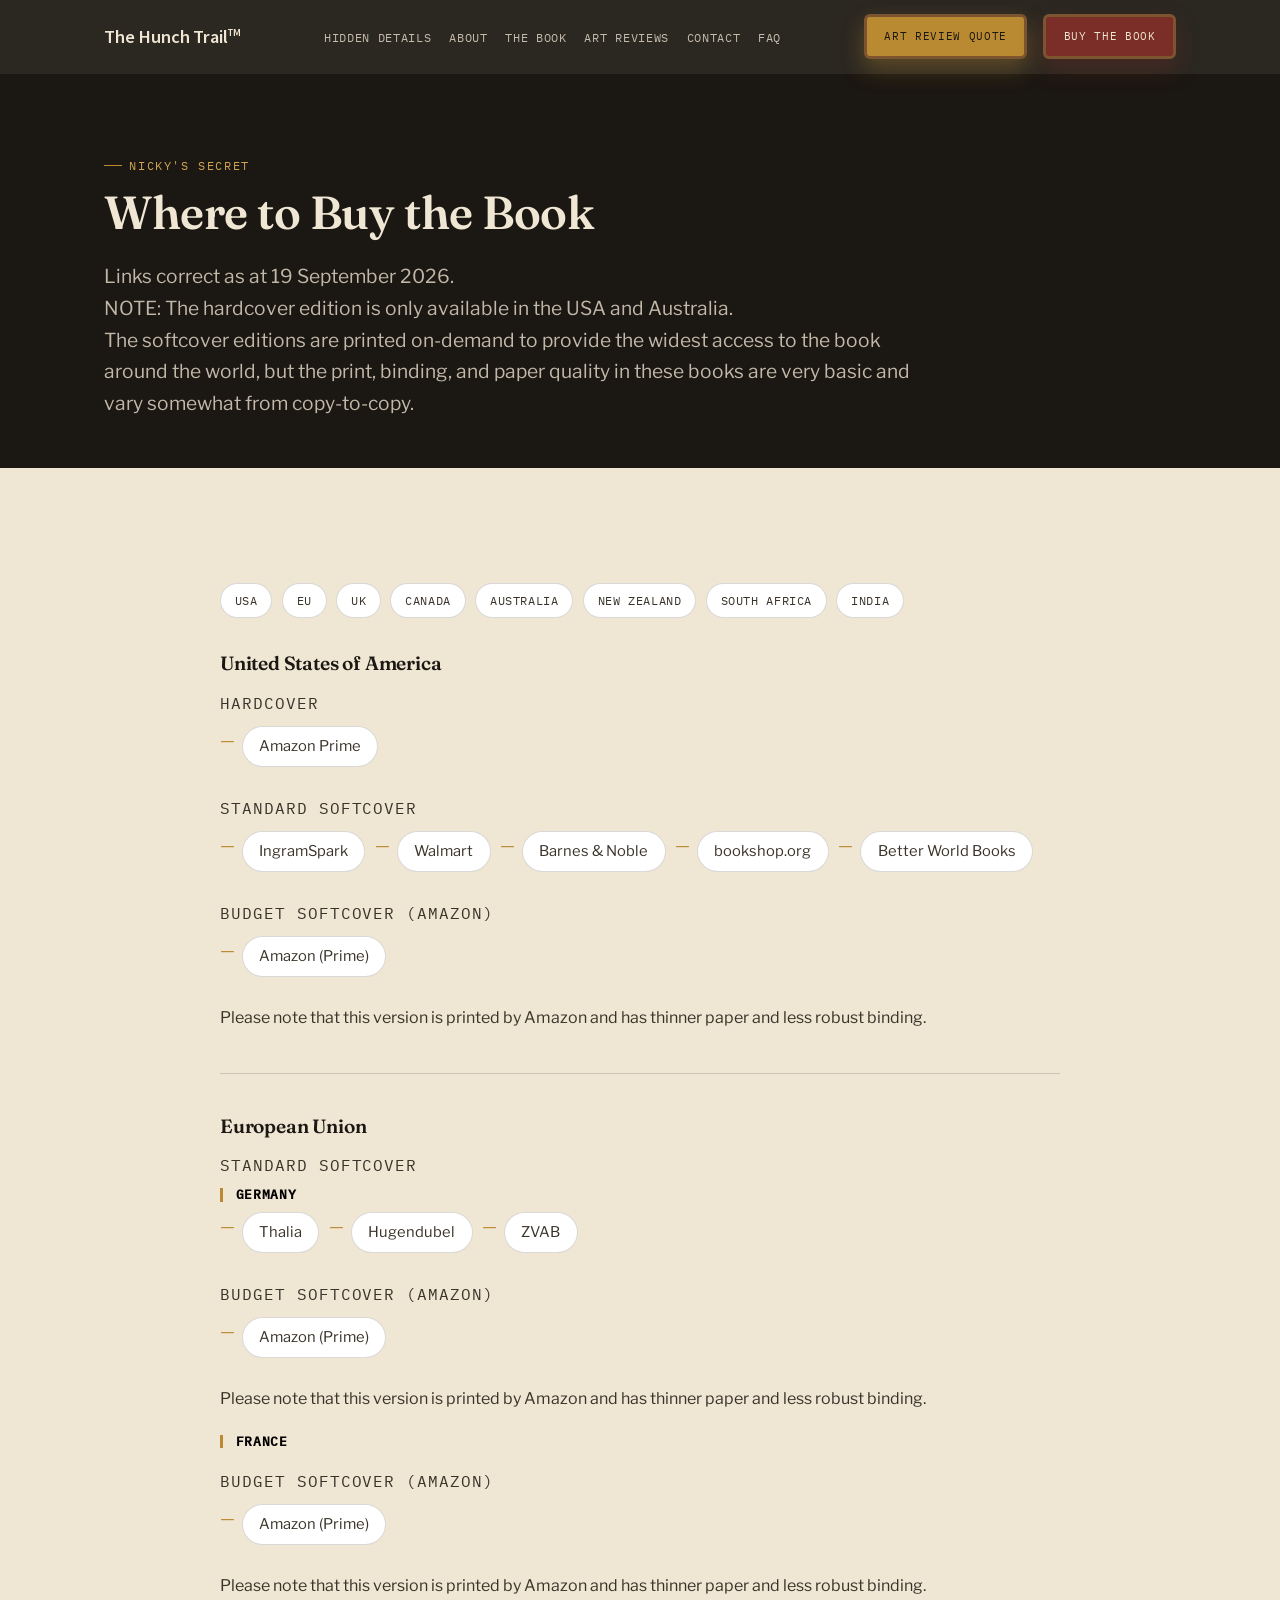
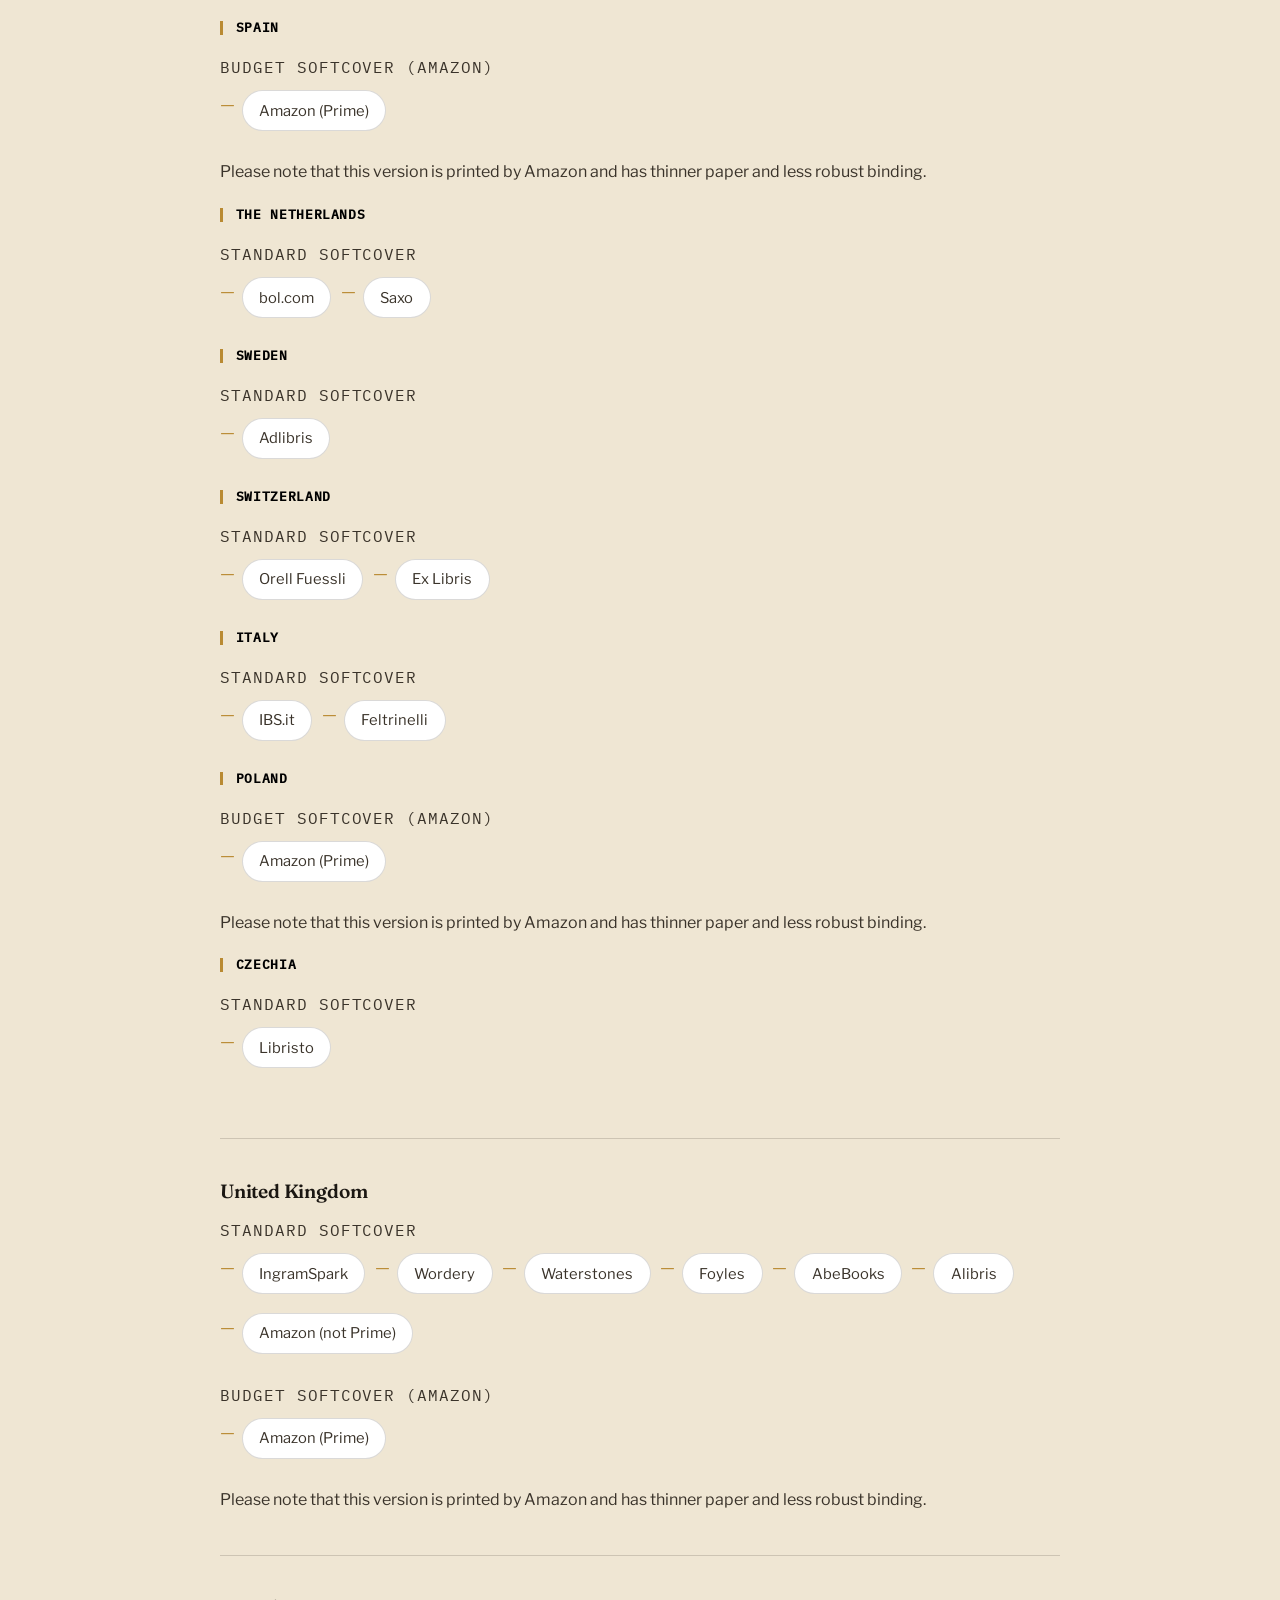
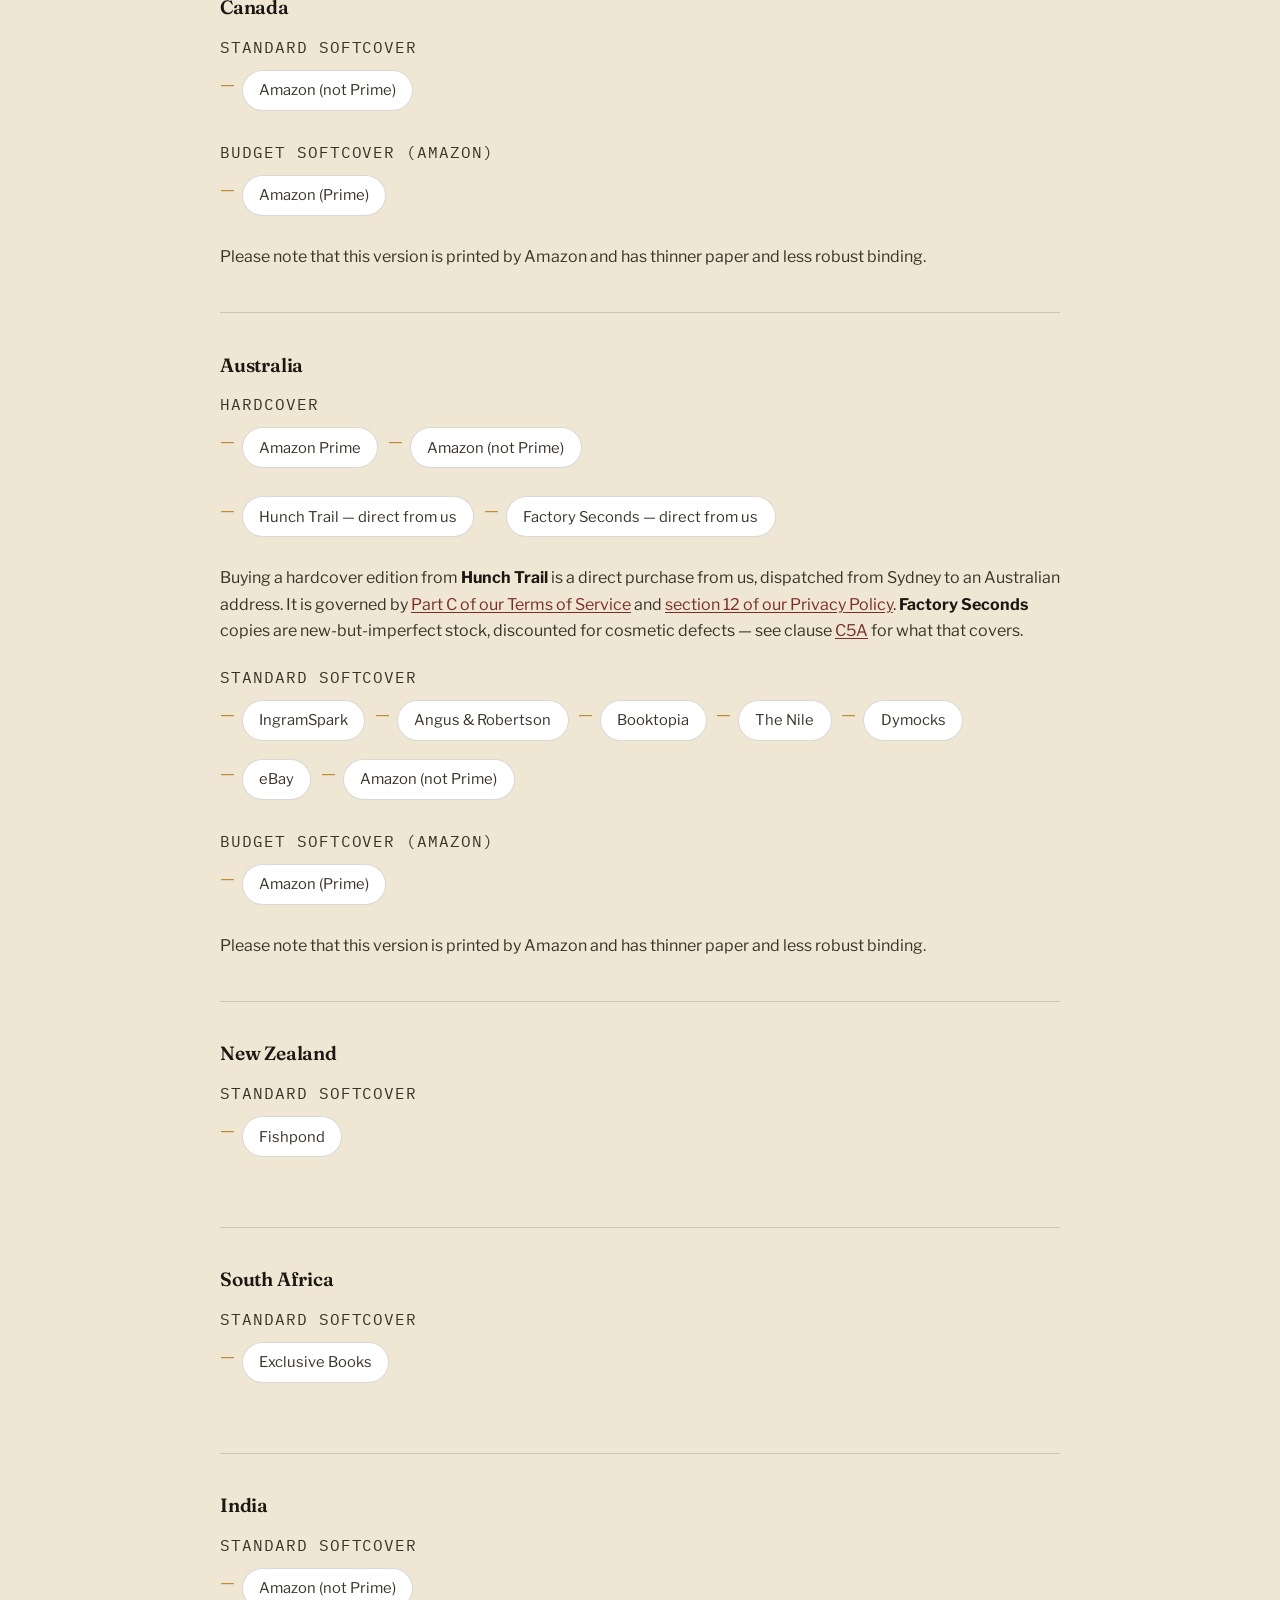
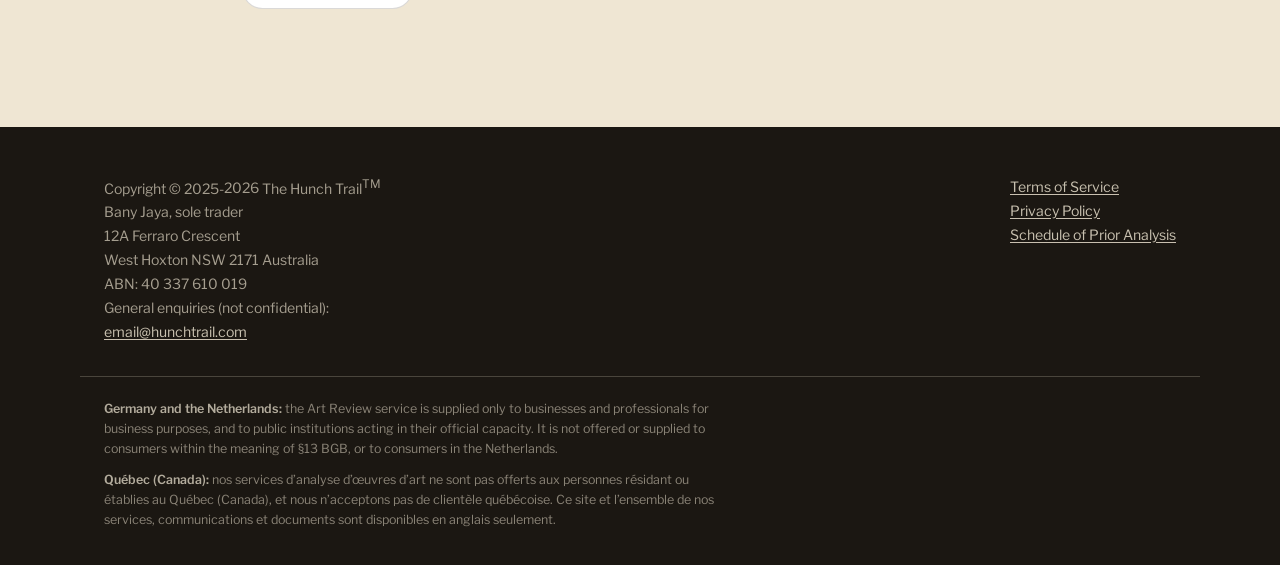
<file: bookshop_links.html>
<!DOCTYPE html>
<!-- ============================================================
     AUTO-GENERATED FILE — DO NOT EDIT DIRECTLY.
     This file is built by build.py from the templates in
     src/ and partials/. Any changes made here will be lost
     the next time build.py runs. To make a change:
       - header/nav for the whole site  -> partials/header.html
       - footer for the whole site       -> partials/footer.html
       - this page's own content         -> src/bookshop_links.html
     Then re-run:  python build.py
============================================================ -->
<html lang="en">
<head>
<meta charset="utf-8" />
<title>Where to Buy Nicky's Secret — The Hunch Trail™</title>
<meta name="viewport" content="width=device-width, initial-scale=1" />
<meta name="description" content="Bookshops carrying Nicky's Secret: A Christmas Story around the world, by country." />
<link rel="canonical" href="https://hunchtrail.com/bookshop_links.html" />

<link rel="stylesheet" href="assets/css/fonts.css">
<link rel="stylesheet" href="assets/css/hunch-theme.css">
<style>
.shop-country{margin-bottom:2.6rem;padding-bottom:2.6rem;border-bottom:1px solid var(--line);}
.shop-country:last-child{border-bottom:none;margin-bottom:0;padding-bottom:0;}
.shop-country h3{margin-bottom:1rem;}
.shop-format{font-family:var(--font-mono);text-transform:uppercase;font-size:.78rem;letter-spacing:.06em;color:var(--oxblood);margin:1.2rem 0 .6rem;}
.shop-format:first-of-type{margin-top:0;}
/* Nested per-country headings inside the EU block. Deliberately NOT
   styled like .shop-format (which labels BOOK FORMAT — "Hardcover" /
   "Softcover" — in oxblood mono caps) so a reader scanning the EU
   section can't mistake a country name for a format label. Uses the
   same serif display font as the top-level .shop-country h3, just
   smaller, with a left rule to read as a nested sub-heading. */
.shop-subcountry{font-family:var(--font-display);color:black!important;font-weight:600;font-size:1.02rem;margin:1.7rem 0 .6rem;padding-left:.8rem;border-left:3px solid var(--gold);}
.shop-subcountry:first-of-type{margin-top:.5rem;}
.shop-list{list-style:none;margin:0 0 .6rem;padding:0;display:flex;flex-wrap:wrap;gap:.6rem;}
.shop-list li{margin:0;}
.shop-list a{display:inline-block;background:var(--white);border:1px solid var(--line);border-radius:100px;padding:.5em 1.1em;font-size:.92rem;text-decoration:none;color:var(--ink-soft);transition:all .15s var(--ease);}
.shop-list a:hover{border-color:var(--gold);color:var(--ink);background:var(--parchment-deep);}
.amazon-note{font-size:.9rem;color:var(--ink-soft);margin-top:.7rem;}
.amazon-note a{color:var(--oxblood);text-decoration:underline;text-underline-offset:2px;}
</style>
</head>
<body>
<a class="skip-link" href="#main">Skip to content</a>

<!-- shared header — edit partials/header.html, then run build.py -->
<header id="header">
	<div class="wrap bar">
		<h1><a href="https://hunchtrail.com">The Hunch Trail<sup class="headerTM">TM</sup></a></h1>
		<nav class="site-nav" id="siteNav">
			<ul>
				<li><a href="https://hunchtrail.com/#pareidolia">Hidden Details</a></li>
				<li><a href="https://hunchtrail.com/#one">About</a></li>
				<li><a href="https://hunchtrail.com/#two">The Book</a></li>
				<li><a href="https://hunchtrail.com/#work">Art Reviews</a></li>
				<li><a href="https://hunchtrail.com/#contact">Contact</a></li>
				<li><a href="https://hunchtrail.com/#faq">FAQ</a></li>
			</ul>
		</nav>
		<div class="header-actions">
			<a href="https://hunchtrail.com/#work" class="btn btn-primary header-cta">Art Review Quote</a>
			<a href="bookshop_links.html" class="btn btn-accent header-cta">BUY THE BOOK</a>
			<button class="nav-toggle" id="navToggle" aria-expanded="false" aria-controls="siteNav" aria-label="Toggle menu"><span></span></button>
		</div>
	</div>
</header>

<main id="main">
	<section class="page-banner">
		<div class="wrap">
			<p class="eyebrow">Nicky's Secret</p>
			<h1>Where to Buy the Book</h1>
			<p class="lede">Links correct as at 19 September 2026.<br>NOTE: The hardcover edition is only available in the USA and Australia.<br>The softcover editions are printed on-demand to provide the widest access to the book around the world, but the print, binding, and paper quality in these books are very basic and vary somewhat from copy-to-copy.</p>
		</div>
	</section>

	<section>
		<div class="wrap prose">
			<nav class="pill-nav" aria-label="Jump to country">
				<a href="#USA">USA</a>
				<a href="#EU">EU</a>
				<a href="#UK">UK</a>
				<a href="#CA">Canada</a>
				<a href="#AUS">Australia</a>
				<a href="#NZ">New Zealand</a>
				<a href="#ZA">South Africa</a>
				<a href="#IN">India</a>
			</nav>

			<div class="shop-country" id="USA">
				<h3>United States of America</h3>
				<p class="shop-format">Hardcover</p>
				<ul class="shop-list">
					<li><a href="https://www.amazon.com/dp/064896468X">Amazon Prime</a></li>
				</ul>
				<p class="shop-format">Standard Softcover</p>
				<ul class="shop-list">
					<li><a href="https://shop.ingramspark.com/b/084?params=kCFccKMRcJwSpROtmoGSjU4U7Rgq1UyolPeRfwiDej6">IngramSpark</a></li>
					<li><a href="https://www.walmart.com/ip/Nicky-s-Secret-A-Christmas-Story-Paperback-9780648964643/20151654433">Walmart</a></li>
					<li><a href="https://www.barnesandnoble.com/w/nickys-secret-bany-jaya/1150055154?ean=9780648964643">Barnes &amp; Noble</a></li>
					<li><a href="https://bookshop.org/p/books/nicky-s-secret-a-christmas-story-bany-jaya/cacbf70a939e362c?ean=9780648964643&amp;next=t">bookshop.org</a></li>
					<li><a href="https://www.betterworldbooks.com/product/detail/nicky-s-secret-a-christmas-story-9780648964643/new">Better World Books</a></li>
				</ul>
				<p class="shop-format">Budget Softcover (Amazon)</p>
				<ul class="shop-list">
					<li><a href="https://www.amazon.com/Nickys-Secret-Christmas-Bany-Jaya/dp/0648964647/ref=sr_1_1">Amazon (Prime)</a></li>
				</ul>
				<p class="amazon-note">Please note that this version is printed by Amazon and has thinner paper and less robust binding.</p>
			</div>

			<div class="shop-country" id="EU">
				<h3>European Union</h3>
				<p class="shop-format">Standard Softcover</p>

				<h4 class="shop-subcountry">Germany</h4>
				<ul class="shop-list">
					<li><a href="https://www.thalia.de/shop/home/artikeldetails/A1079667272">Thalia</a></li>
					<li><a href="https://www.hugendubel.de/de/taschenbuch/bany_jaya-nicky_s_secret-53268099-produkt-details.html">Hugendubel</a></li>
					<li><a href="https://www.zvab.com/servlet/BookDetailsPL?bi=32441615684">ZVAB</a></li>
				</ul>
				<p class="shop-format">Budget Softcover (Amazon)</p>
				<ul class="shop-list">
					<li><a href="https://www.amazon.de/Nickys-Secret-Christmas-Bany-Jaya/dp/0648964647">Amazon (Prime)</a></li>
				</ul>
				<p class="amazon-note">Please note that this version is printed by Amazon and has thinner paper and less robust binding.</p>

				<h4 class="shop-subcountry">France</h4>
				<p class="shop-format">Budget Softcover (Amazon)</p>
				<ul class="shop-list">
					<li><a href="https://www.amazon.fr/dp/0648964647">Amazon (Prime)</a></li>
				</ul>
				<p class="amazon-note">Please note that this version is printed by Amazon and has thinner paper and less robust binding.</p>

				<h4 class="shop-subcountry">Spain</h4>
				<p class="shop-format">Budget Softcover (Amazon)</p>
				<ul class="shop-list">
					<li><a href="https://www.amazon.es/dp/0648964647">Amazon (Prime)</a></li>
				</ul>
				<p class="amazon-note">Please note that this version is printed by Amazon and has thinner paper and less robust binding.</p>

				<h4 class="shop-subcountry">The Netherlands</h4>
				<p class="shop-format">Standard Softcover</p>
				<ul class="shop-list">
					<li><a href="https://www.bol.com/nl/nl/p/nicky-s-secret/9300000281089531/?cid=1786325211058-1807832392872">bol.com</a></li>
					<li><a href="https://www.saxo.com/dk/nickys-secret_bog_9780648964643">Saxo</a></li>
				</ul>

				<h4 class="shop-subcountry">Sweden</h4>
				<p class="shop-format">Standard Softcover</p>
				<ul class="shop-list">
					<li><a href="https://www.adlibris.com/sv/bok/nickys-secret-9780648964643">Adlibris</a></li>
				</ul>

				<h4 class="shop-subcountry">Switzerland</h4>
				<p class="shop-format">Standard Softcover</p>
				<ul class="shop-list">
					<li><a href="https://www.orellfuessli.ch/shop/home/artikeldetails/A1079667272">Orell Fuessli</a></li>
					<li><a href="https://www.exlibris.ch/de/buecher-buch/english-books/bany-jaya/nickys-secret/id/9780648964643/">Ex Libris</a></li>
				</ul>

				<h4 class="shop-subcountry">Italy</h4>
				<p class="shop-format">Standard Softcover</p>
				<ul class="shop-list">
					<li><a href="https://www.ibs.it/nicky-s-secret-christmas-story-libro-inglese-bany-jaya/e/9780648964643">IBS.it</a></li>
					<li><a href="https://www.lafeltrinelli.it/nicky-s-secret-christmas-story-libro-inglese-bany-jaya/e/9780648964643">Feltrinelli</a></li>
				</ul>

				<h4 class="shop-subcountry">Poland</h4>
				<p class="shop-format">Budget Softcover (Amazon)</p>
				<ul class="shop-list">
					<li><a href="https://www.amazon.pl/dp/0648964647">Amazon (Prime)</a></li>
				</ul>
				<p class="amazon-note">Please note that this version is printed by Amazon and has thinner paper and less robust binding.</p>

				<h4 class="shop-subcountry">Czechia</h4>
				<p class="shop-format">Standard Softcover</p>
				<ul class="shop-list">
					<li><a href="https://www.libristo.eu/en/book/nicky-s-secret_52231803">Libristo</a></li>
				</ul>

			</div>

			<div class="shop-country" id="UK">
				<h3>United Kingdom</h3>
				<p class="shop-format">Standard Softcover</p>
				<ul class="shop-list">
					<li><a href="https://shop.ingramspark.com/b/084?params=kCFccKMRcJwSpROtmoGSjU4U7Rgq1UyolPeRfwiDej6">IngramSpark</a></li>
					<li><a href="https://www.wordery.com/book/nickys-secret/bany-jaya/9780648964643">Wordery</a></li>
					<li><a href="https://www.waterstones.com/book/nickys-secret/bany-jaya/anastasiia-hryvtsova/9780648964643">Waterstones</a></li>
					<li><a href="https://www.foyles.co.uk/book/nickys-secret/bany-jaya/9780648964643">Foyles</a></li>
					<li><a href="https://www.abebooks.co.uk/Nickys-Secret-Bany-Jaya-Hunch-Trail/32441615684/bd">AbeBooks</a></li>
					<li><a href="https://www.alibris.co.uk/search/books/isbn/9780648964643">Alibris</a></li>
					<li><a href="https://www.amazon.co.uk/gp/product/0648964647/ref=sw_img_1?smid=A2Q97T4F6QM4F6&amp;psc=1">Amazon (not Prime)</a></li>
				</ul>
				<p class="shop-format">Budget Softcover (Amazon)</p>
				<ul class="shop-list">
					<li><a href="https://www.amazon.co.uk/Nickys-Secret-Christmas-Bany-Jaya/dp/0648964647/ref=sr_1_1">Amazon (Prime)</a></li>
				</ul>
				<p class="amazon-note">Please note that this version is printed by Amazon and has thinner paper and less robust binding.</p>
			</div>

			<div class="shop-country" id="CA">
				<h3>Canada</h3>
				<p class="shop-format">Standard Softcover</p>
				<ul class="shop-list">
					<li><a href="https://www.amazon.ca/gp/product/0648964647/ref=sw_img_1?smid=A3MOHY0N7VJ4GM&amp;psc=1">Amazon (not Prime)</a></li>
				</ul>
				<p class="shop-format">Budget Softcover (Amazon)</p>
				<ul class="shop-list">
					<li><a href="https://www.amazon.ca/dp/0648964647">Amazon (Prime)</a></li>
				</ul>
				<p class="amazon-note">Please note that this version is printed by Amazon and has thinner paper and less robust binding.</p>
			</div>

			<div class="shop-country" id="AUS">
				<h3>Australia</h3>
				<p class="shop-format">Hardcover</p>
				<ul class="shop-list">
					<li><a href="https://www.amazon.com.au/Nickys-Secret-Christmas-Bany-Jaya/dp/064896468X/ref=sr_1_2">Amazon Prime</a></li>
					<li><a href="https://www.amazon.com.au/gp/product/064896468X/ref=ox_sc_act_title_1?smid=AEZVF6FV3TLVT&amp;psc=1">Amazon (not Prime)</a></li>
				</ul>
				<ul class="shop-list">
					<li><a href="https://buy.stripe.com/8x23cx5BG9IbbwWbXs38401">Hunch Trail &mdash; direct from us</a></li>
					<li><a href="https://buy.stripe.com/6oU9AVfcg4nR7gG1iO38402">Factory Seconds &mdash; direct from us</a></li>
				</ul>
				<p class="amazon-note">Buying a hardcover edition from <b>Hunch Trail</b> is a direct purchase from us, dispatched from Sydney to an Australian address. It is governed by <a href="terms.html#part-c">Part C of our Terms of Service</a> and <a href="privacy.html#book-orders">section 12 of our Privacy Policy</a>. <b>Factory Seconds</b> copies are new-but-imperfect stock, discounted for cosmetic defects — see clause <a href="terms.html#c5a">C5A</a> for what that covers.</p>
				<p class="shop-format">Standard Softcover</p>
				<ul class="shop-list">
					<li><a href="https://shop.ingramspark.com/b/084?params=kCFccKMRcJwSpROtmoGSjU4U7Rgq1UyolPeRfwiDej6">IngramSpark</a></li>
					<li><a href="https://www.angusrobertson.com.au/books/nickys-secret-bany-jaya/p/9780648964643">Angus &amp; Robertson</a></li>
					<li><a href="https://www.booktopia.com.au/nicky-s-secret-bany-jaya/book/9780648964643.html">Booktopia</a></li>
					<li><a href="https://www.thenile.com.au/books/bany-jaya/nickys-secret/9780648964643">The Nile</a></li>
					<li><a href="https://www.dymocks.com.au/nickys-secret-by-bany-jaya-and-anastasiia-hryvtsova-9780648964643">Dymocks</a></li>
					<li><a href="https://www.ebay.com.au/itm/157938500766">eBay</a></li>
					<li><a href="https://www.amazon.com.au/gp/product/0648964647/ref=sw_img_1?smid=A2EK5CEPKFU763&amp;psc=1">Amazon (not Prime)</a></li>
				</ul>
				<p class="shop-format">Budget Softcover (Amazon)</p>
				<ul class="shop-list">
					<li><a href="https://www.amazon.com.au/Nickys-Secret-Christmas-Bany-Jaya/dp/0648964647/ref=sr_1_3">Amazon (Prime)</a></li>
				</ul>
				<p class="amazon-note">Please note that this version is printed by Amazon and has thinner paper and less robust binding.</p>
			</div>

			<div class="shop-country" id="NZ">
				<h3>New Zealand</h3>
				<p class="shop-format">Standard Softcover</p>
				<ul class="shop-list">
					<li><a href="https://www.fishpond.co.nz/Books/Nickys-Secret-Bany-Jaya-Anastasiia-Hryvtsova/9780648964643">Fishpond</a></li>
				</ul>
			</div>

			<div class="shop-country" id="ZA">
				<h3>South Africa</h3>
				<p class="shop-format">Standard Softcover</p>
				<ul class="shop-list">
					<li><a href="https://exclusivebooks.co.za/products/9780648964643">Exclusive Books</a></li>
				</ul>
			</div>

			<div class="shop-country" id="IN">
				<h3>India</h3>
				<p class="shop-format">Standard Softcover</p>
				<ul class="shop-list">
					<li><a href="https://www.amazon.in/dp/0648964647">Amazon (not Prime)</a></li>
				</ul>
			</div>
		</div>
	</section>
</main>

<!-- shared footer — edit partials/footer.html, then run build.py -->
<footer id="footer">
	<div class="wrap">
		<div class="legal-lines">
			Copyright &copy; 2025-<span id="thisYear"></span> The Hunch Trail<sup>TM</sup><br>
			Bany Jaya, sole trader<br>
			12A Ferraro Crescent<br>
			West Hoxton NSW 2171 Australia<br>
			ABN: 40 337 610 019<br>
			General enquiries (not confidential):<br>
			<a href="mailto:email@hunchtrail.com">email@hunchtrail.com</a>
		</div>
		<div class="legal-lines">
			<a href="terms.html">Terms of Service</a><br>
			<a href="privacy.html">Privacy Policy</a><br>
			<a href="schedule.html">Schedule of Prior Analysis</a>
		</div>
	</div>
	<div class="wrap footer-notices">
		<p class="footer-notice" lang="en"><b>Germany and the Netherlands:</b> the Art Review service is supplied only to businesses and professionals for business purposes, and to public institutions acting in their official capacity. It is not offered or supplied to consumers within the meaning of &sect;13 BGB, or to consumers in the Netherlands.</p>
		<p class="footer-notice" lang="fr"><b>Qu&eacute;bec (Canada): </b>nos services d&rsquo;analyse d&rsquo;&oelig;uvres d&rsquo;art ne sont pas offerts aux personnes r&eacute;sidant ou &eacute;tablies au Qu&eacute;bec (Canada), et nous n&rsquo;acceptons pas de client&egrave;le qu&eacute;b&eacute;coise. Ce site et l&rsquo;ensemble de nos services, communications et documents sont disponibles en anglais seulement.</p>
	</div>
</footer>

<!--
	Page-view and security logger — page path, time, referral-source tag,
	referring page, User-Agent, the approximate country, state/province and
	network of the IP address, and a keyed hash of the address (never the
	address itself). The time, User-Agent, location and hash are worked out
	by the Lambda function from the request itself, not sent by this script.
	See assets/js/visit-log.js for exactly what it sends, and privacy.html
	section 2 for the disclosure this corresponds to. Deleted
	automatically 180 days after being written.
-->
<script src="assets/js/visit-log.js"></script>

<script src="assets/js/hunch-theme.js"></script>
</body>
</html>
</file>
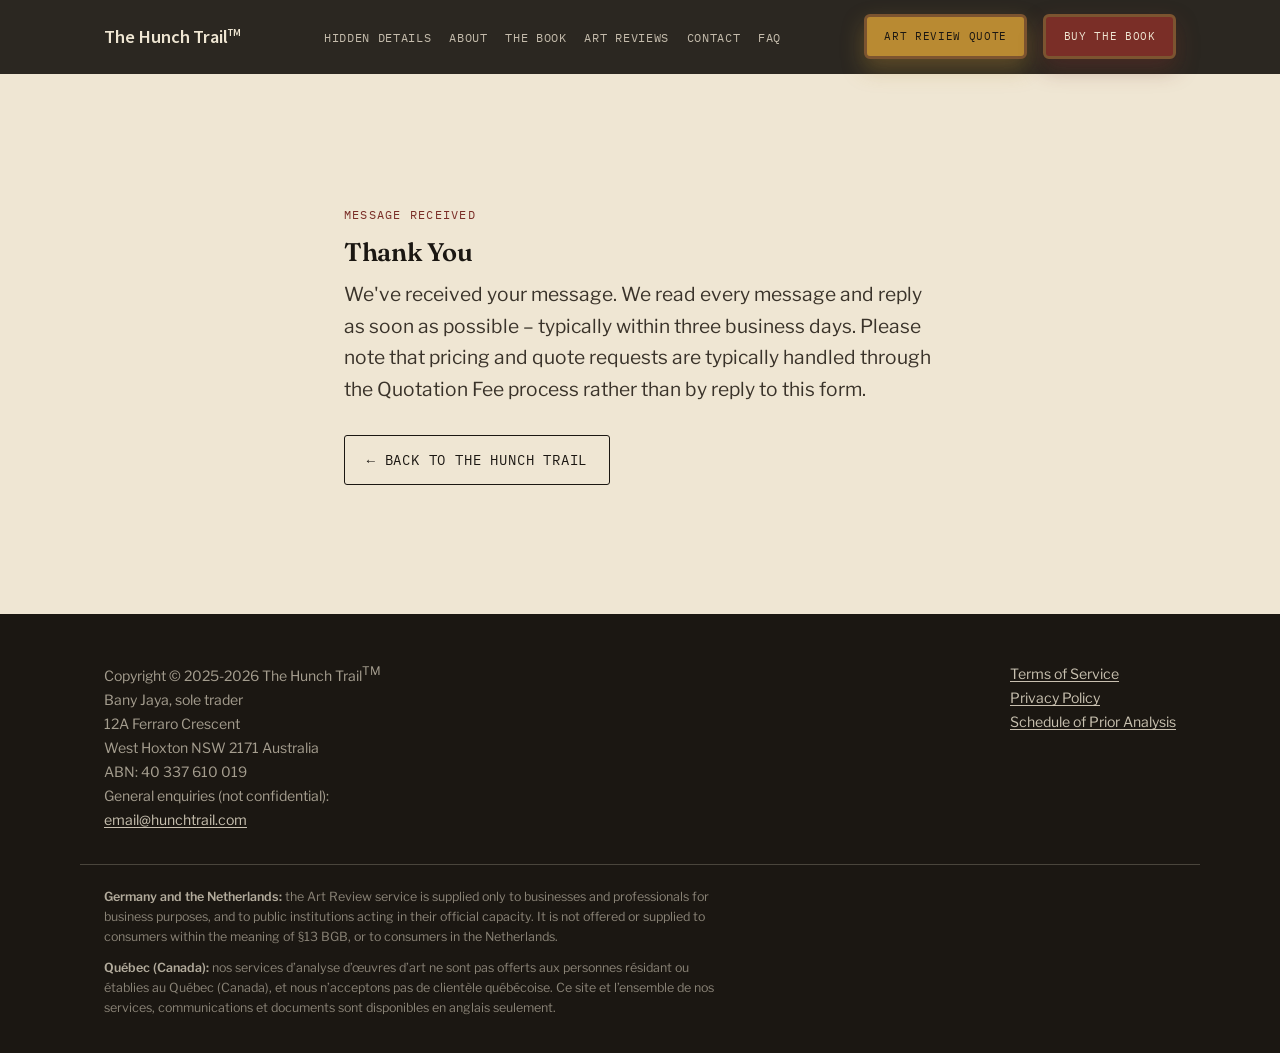
<file: form_received.html>
<!DOCTYPE html>
<!-- ============================================================
     AUTO-GENERATED FILE — DO NOT EDIT DIRECTLY.
     This file is built by build.py from the templates in
     src/ and partials/. Any changes made here will be lost
     the next time build.py runs. To make a change:
       - header/nav for the whole site  -> partials/header.html
       - footer for the whole site       -> partials/footer.html
       - this page's own content         -> src/form_received.html
     Then re-run:  python build.py
============================================================ -->
<html lang="en">
<head>
<meta charset="utf-8" />
<title>Message Received — The Hunch Trail™</title>
<meta name="viewport" content="width=device-width, initial-scale=1" />
<meta name="robots" content="noindex" />

<link rel="stylesheet" href="assets/css/fonts.css">
<link rel="stylesheet" href="assets/css/hunch-theme.css">
<style>
.confirm{min-height:60vh;display:flex;align-items:center;}
.confirm .wrap{max-width:640px;}
.confirm-mark{font-family:var(--font-mono);font-size:.78rem;letter-spacing:.1em;text-transform:uppercase;color:var(--oxblood);}
</style>
</head>
<body>
<a class="skip-link" href="#main">Skip to content</a>

<!-- shared header — edit partials/header.html, then run build.py -->
<header id="header">
	<div class="wrap bar">
		<h1><a href="https://hunchtrail.com">The Hunch Trail<sup class="headerTM">TM</sup></a></h1>
		<nav class="site-nav" id="siteNav">
			<ul>
				<li><a href="https://hunchtrail.com/#pareidolia">Hidden Details</a></li>
				<li><a href="https://hunchtrail.com/#one">About</a></li>
				<li><a href="https://hunchtrail.com/#two">The Book</a></li>
				<li><a href="https://hunchtrail.com/#work">Art Reviews</a></li>
				<li><a href="https://hunchtrail.com/#contact">Contact</a></li>
				<li><a href="https://hunchtrail.com/#faq">FAQ</a></li>
			</ul>
		</nav>
		<div class="header-actions">
			<a href="https://hunchtrail.com/#work" class="btn btn-primary header-cta">Art Review Quote</a>
			<a href="bookshop_links.html" class="btn btn-accent header-cta">BUY THE BOOK</a>
			<button class="nav-toggle" id="navToggle" aria-expanded="false" aria-controls="siteNav" aria-label="Toggle menu"><span></span></button>
		</div>
	</div>
</header>

<main id="main">
	<section class="confirm">
		<div class="wrap">
			<p class="confirm-mark">Message received</p>
			<h1>Thank You</h1>
			<p class="lede">We've received your message. We read every message and reply as soon as possible – typically within three business days. Please note that pricing and quote requests are typically handled through the Quotation Fee process rather than by reply to this form.</p>
			<p style="margin-top:1.8rem;"><a href="https://hunchtrail.com" class="btn btn-outline">← Back to The Hunch Trail</a></p>
		</div>
	</section>
</main>

<!-- shared footer — edit partials/footer.html, then run build.py -->
<footer id="footer">
	<div class="wrap">
		<div class="legal-lines">
			Copyright &copy; 2025-<span id="thisYear"></span> The Hunch Trail<sup>TM</sup><br>
			Bany Jaya, sole trader<br>
			12A Ferraro Crescent<br>
			West Hoxton NSW 2171 Australia<br>
			ABN: 40 337 610 019<br>
			General enquiries (not confidential):<br>
			<a href="mailto:email@hunchtrail.com">email@hunchtrail.com</a>
		</div>
		<div class="legal-lines">
			<a href="terms.html">Terms of Service</a><br>
			<a href="privacy.html">Privacy Policy</a><br>
			<a href="schedule.html">Schedule of Prior Analysis</a>
		</div>
	</div>
	<div class="wrap footer-notices">
		<p class="footer-notice" lang="en"><b>Germany and the Netherlands:</b> the Art Review service is supplied only to businesses and professionals for business purposes, and to public institutions acting in their official capacity. It is not offered or supplied to consumers within the meaning of &sect;13 BGB, or to consumers in the Netherlands.</p>
		<p class="footer-notice" lang="fr"><b>Qu&eacute;bec (Canada): </b>nos services d&rsquo;analyse d&rsquo;&oelig;uvres d&rsquo;art ne sont pas offerts aux personnes r&eacute;sidant ou &eacute;tablies au Qu&eacute;bec (Canada), et nous n&rsquo;acceptons pas de client&egrave;le qu&eacute;b&eacute;coise. Ce site et l&rsquo;ensemble de nos services, communications et documents sont disponibles en anglais seulement.</p>
	</div>
</footer>

<!--
	Page-view and security logger — page path, time, referral-source tag,
	referring page, User-Agent, the approximate country, state/province and
	network of the IP address, and a keyed hash of the address (never the
	address itself). The time, User-Agent, location and hash are worked out
	by the Lambda function from the request itself, not sent by this script.
	See assets/js/visit-log.js for exactly what it sends, and privacy.html
	section 2 for the disclosure this corresponds to. Deleted
	automatically 180 days after being written.
-->
<script src="assets/js/visit-log.js"></script>

<script src="assets/js/hunch-theme.js"></script>
</body>
</html>
</file>
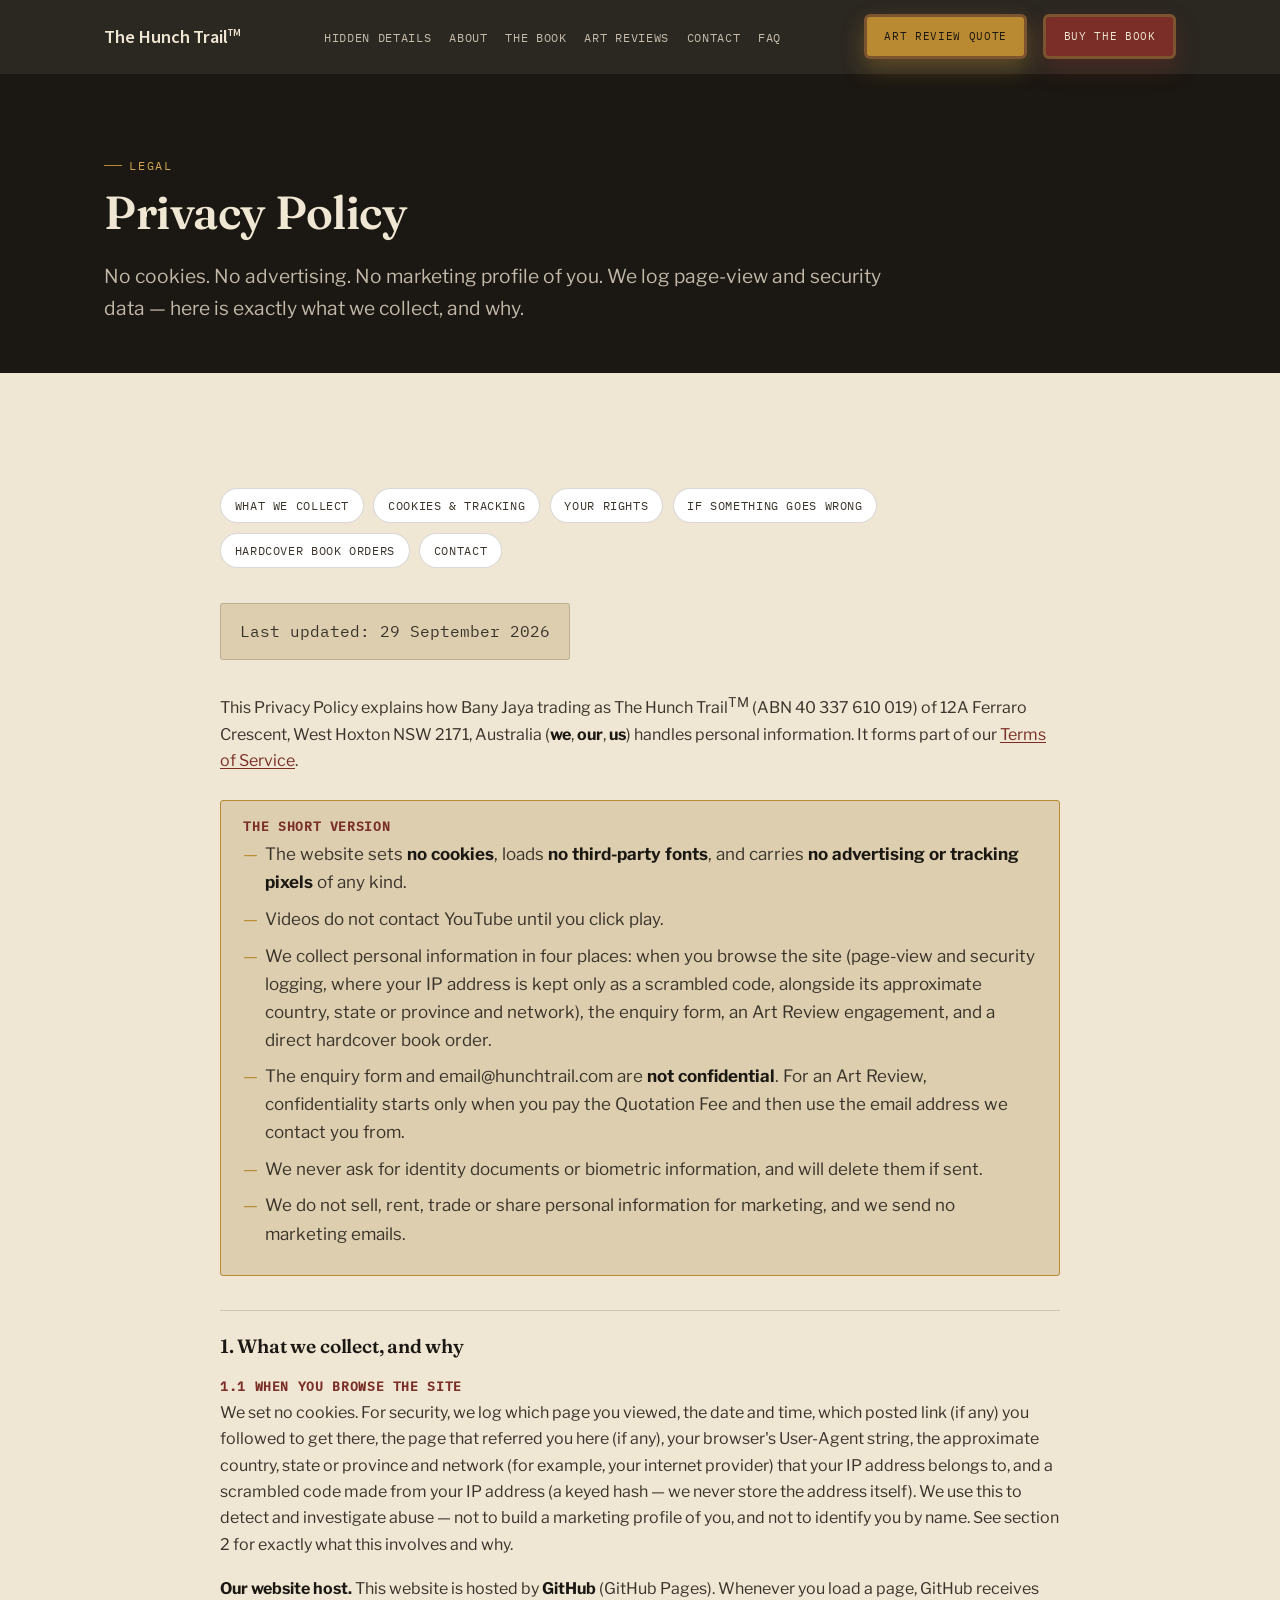
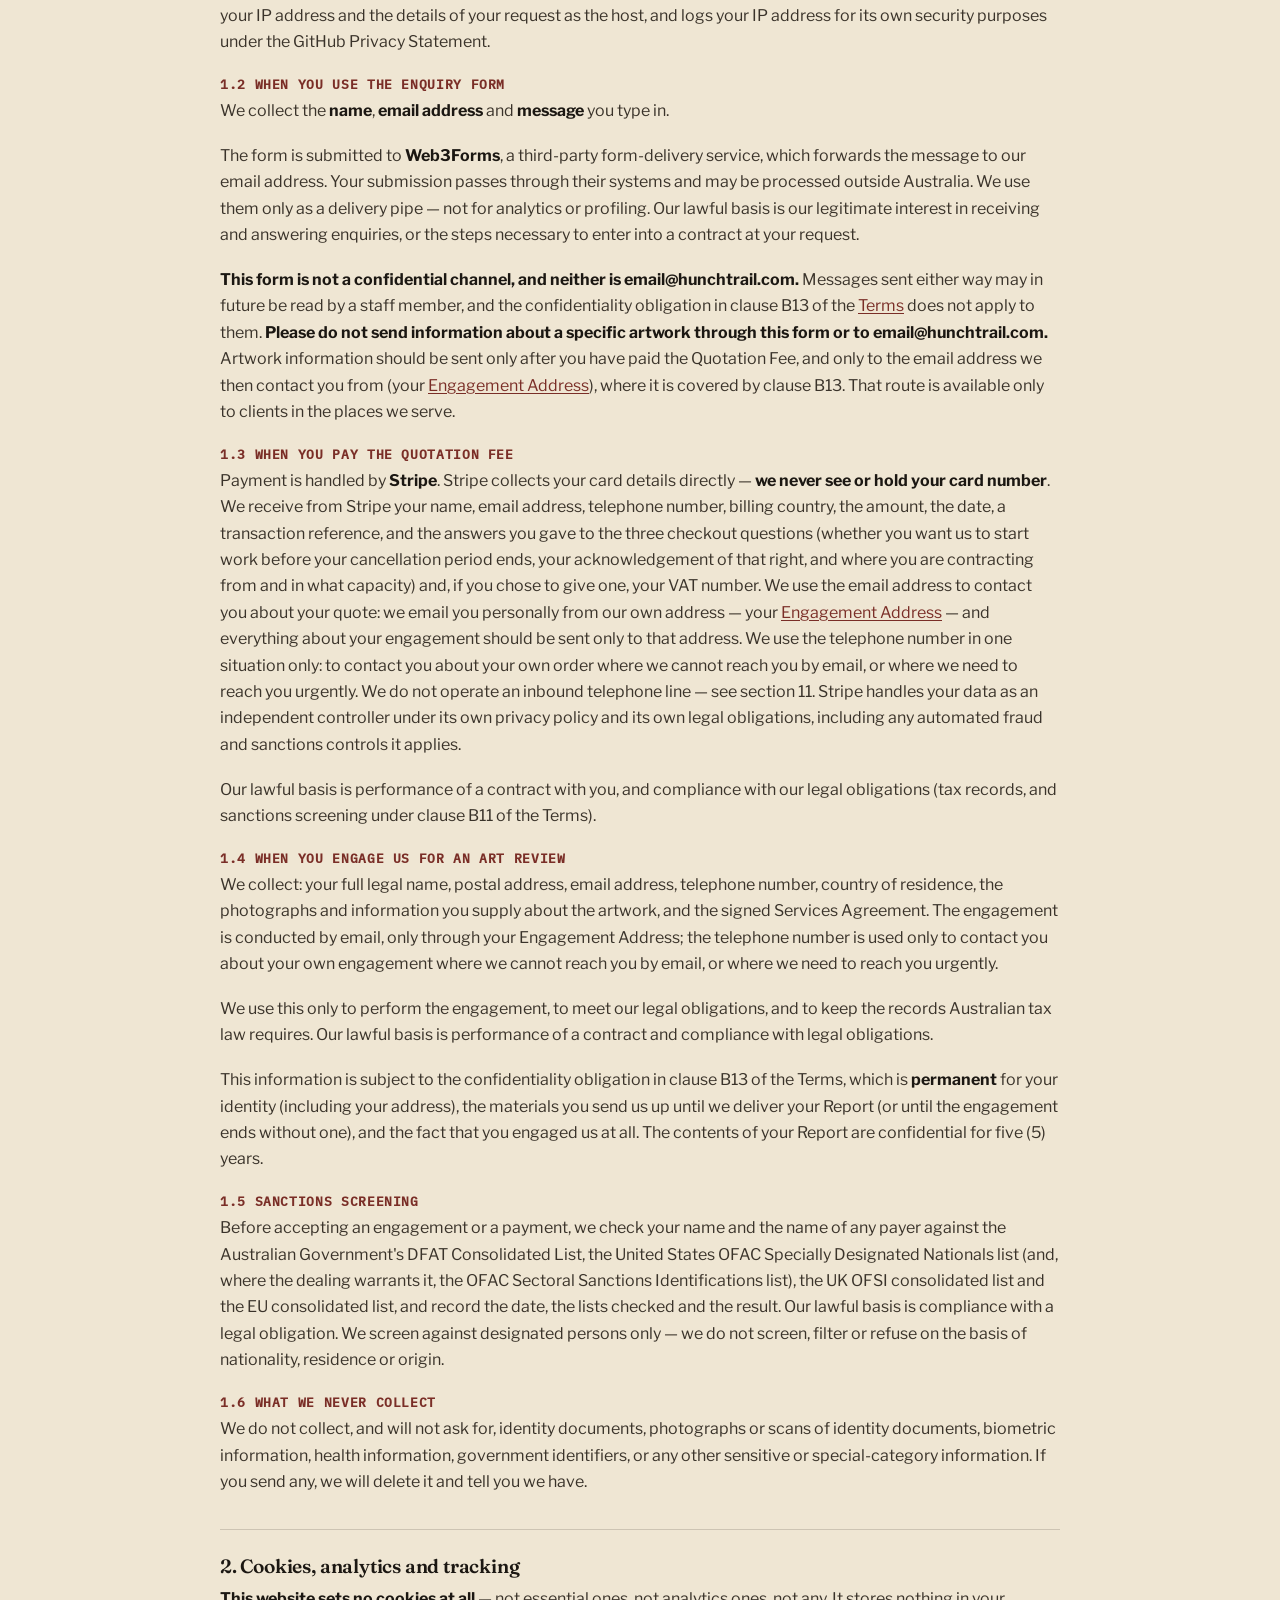
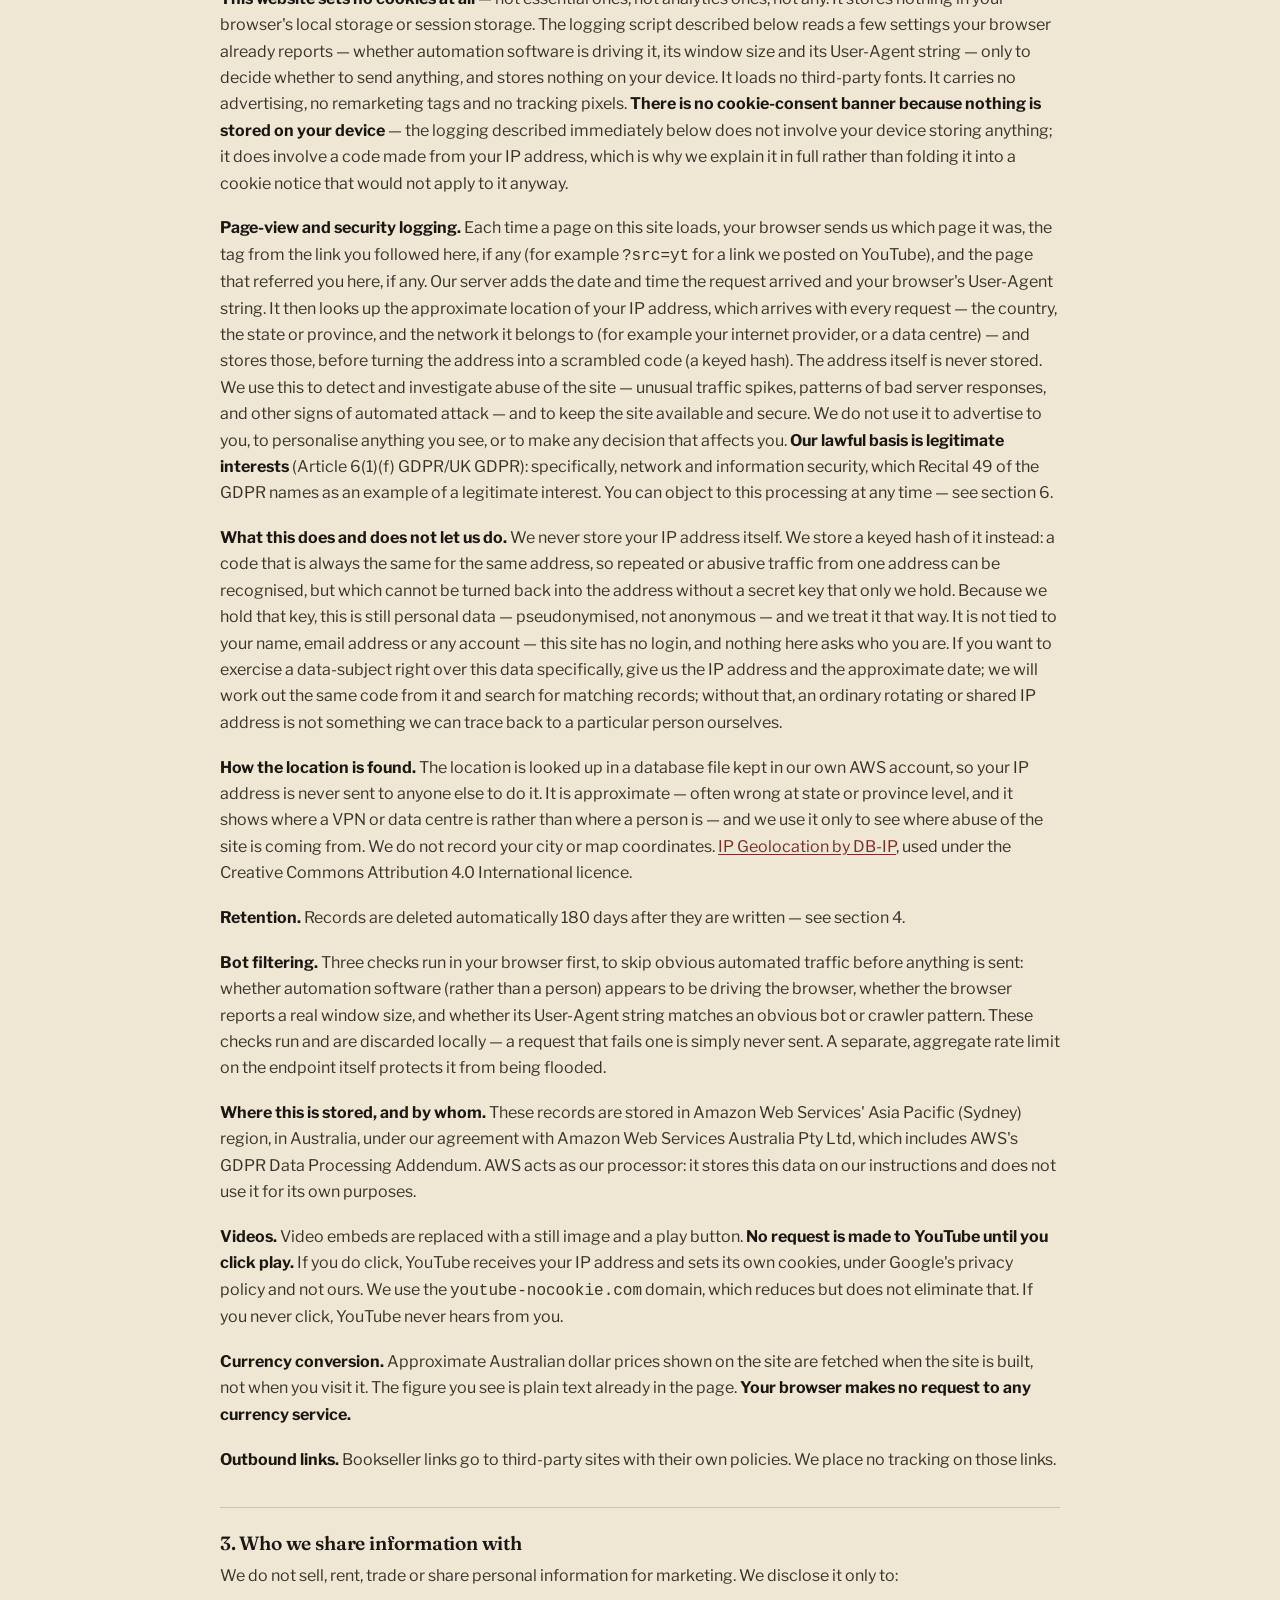
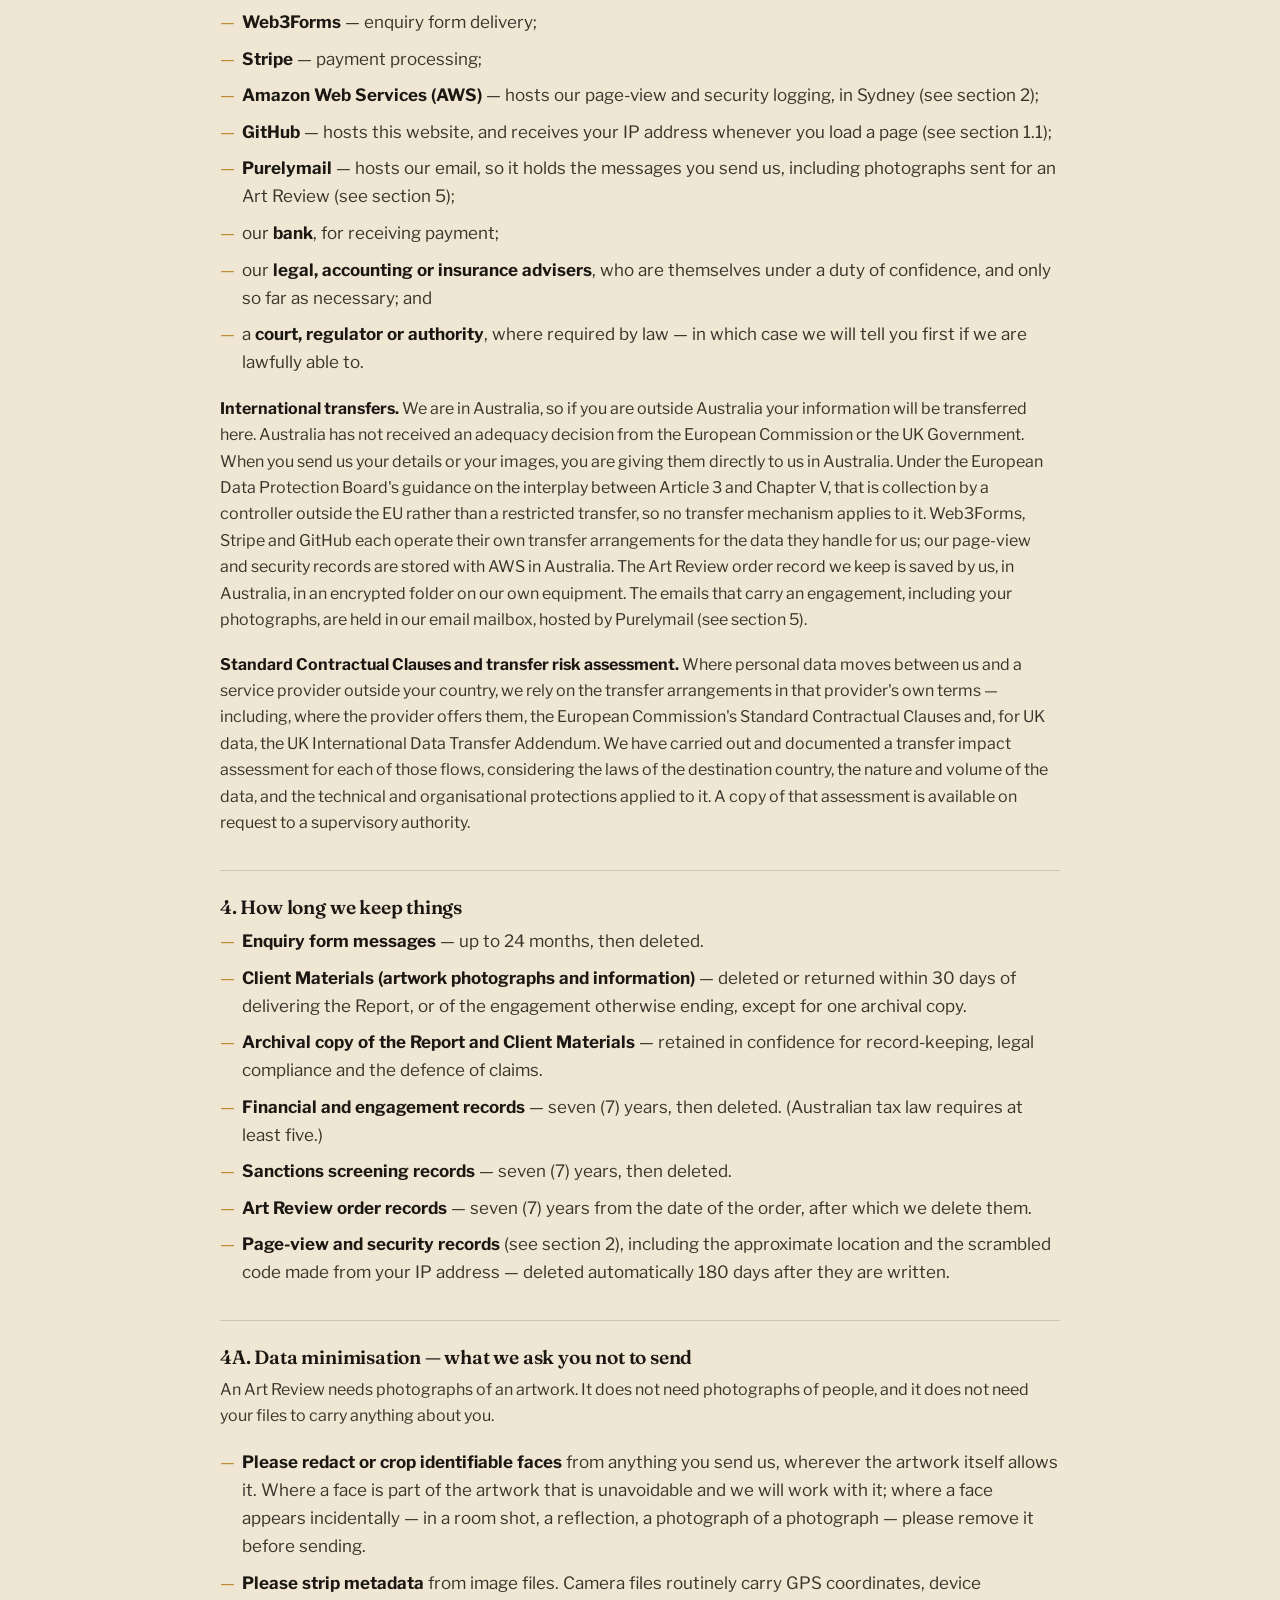
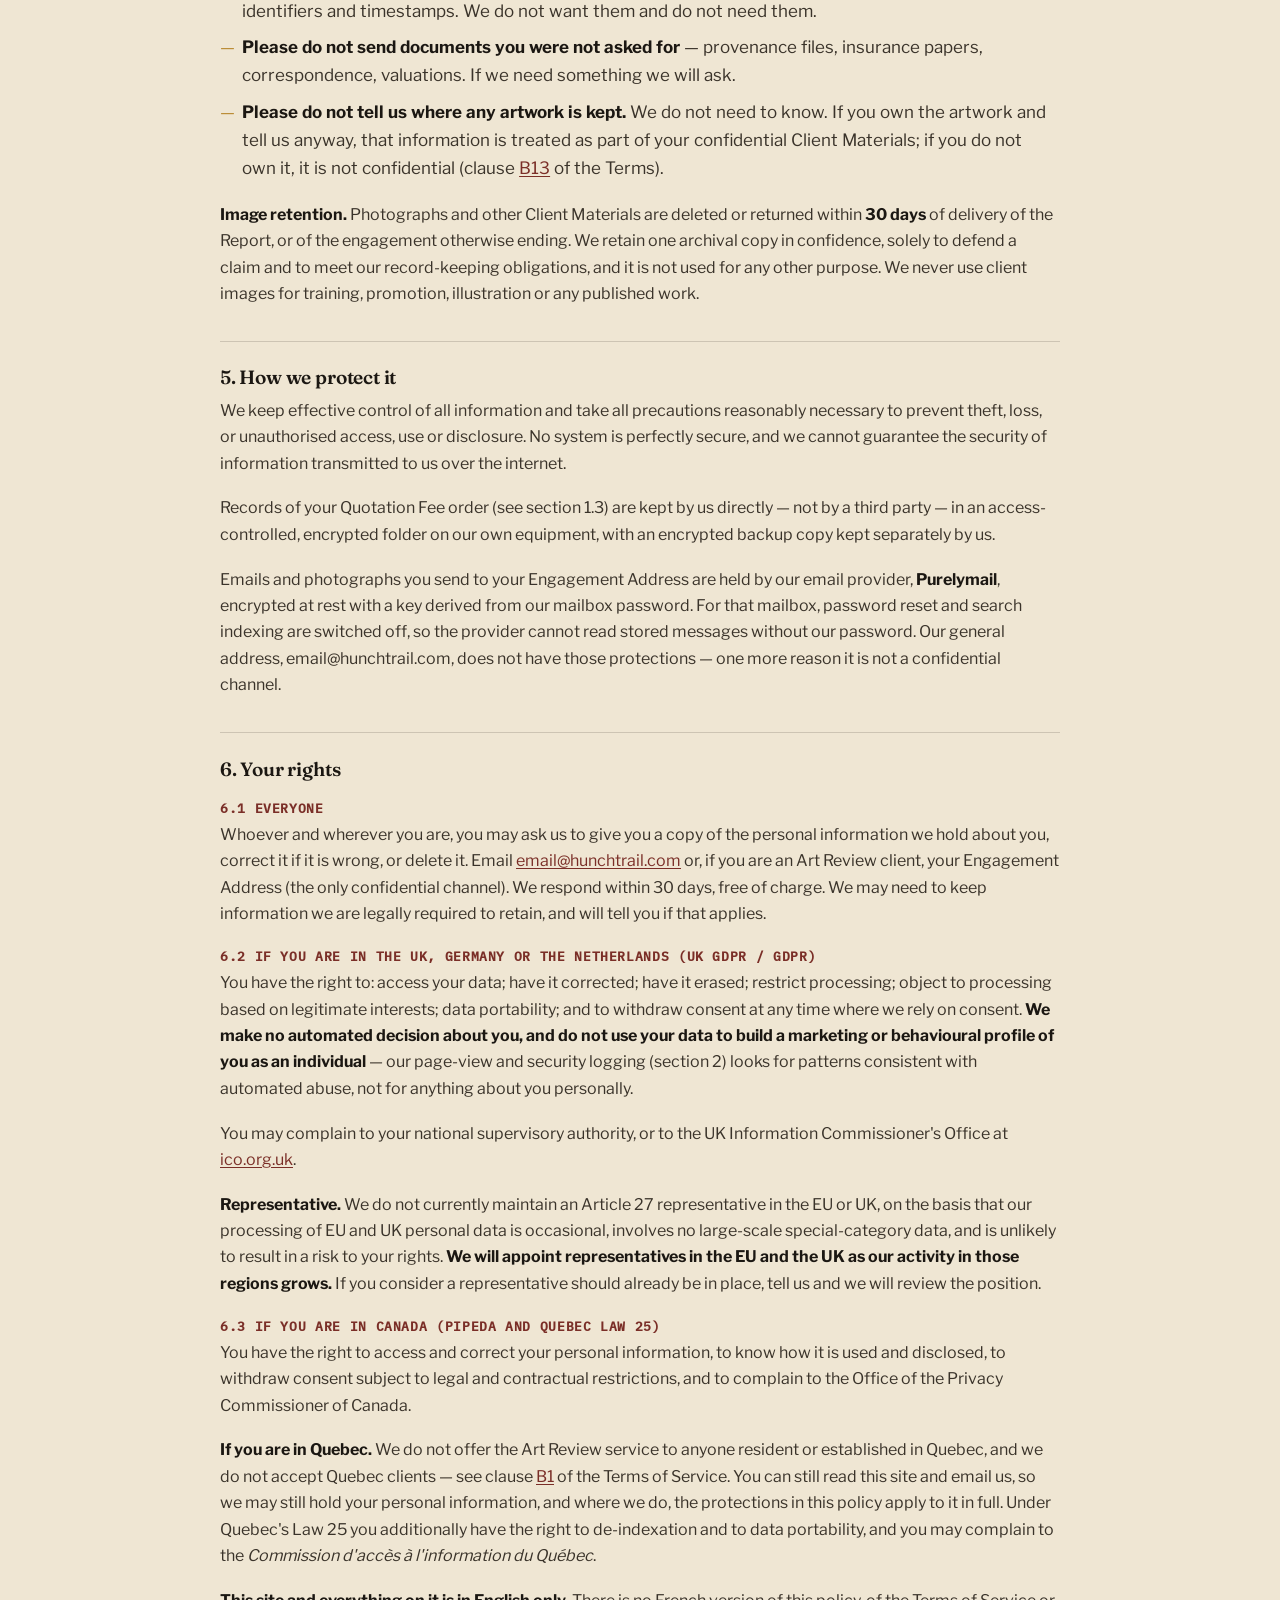
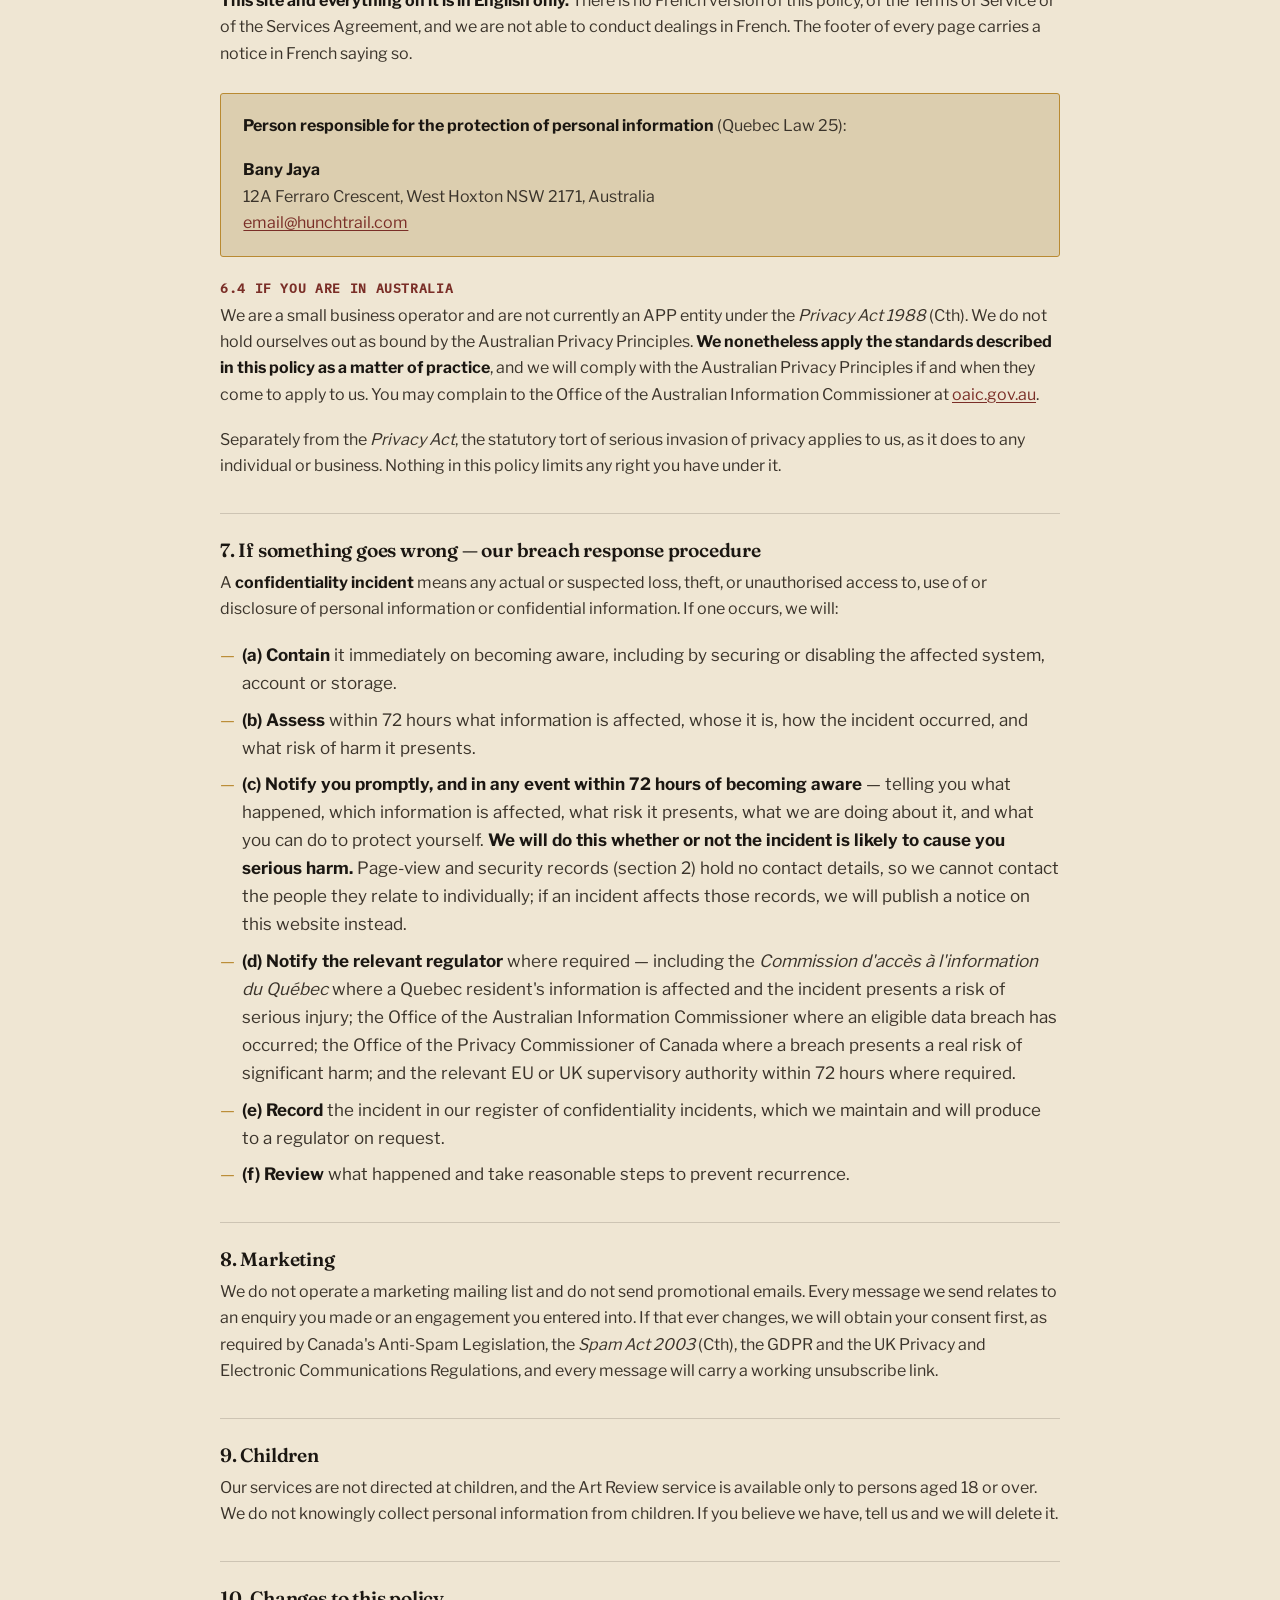
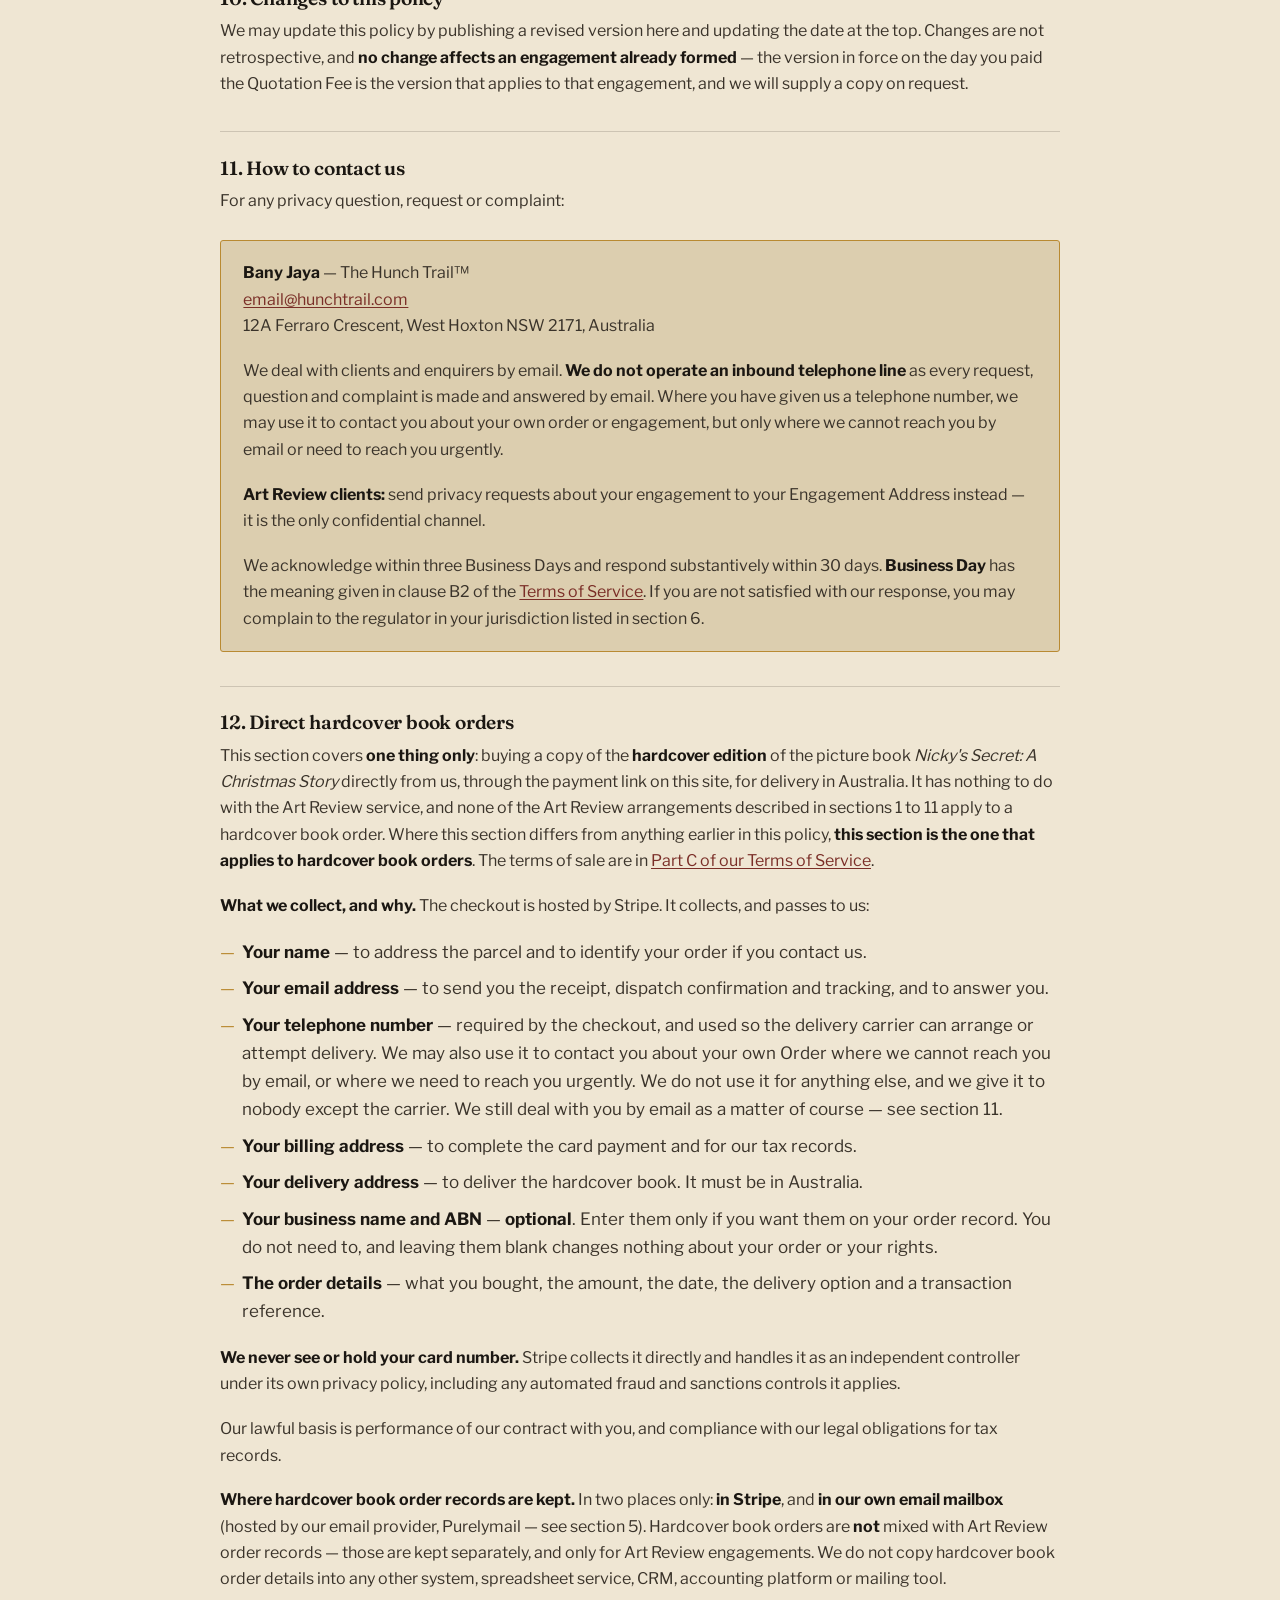
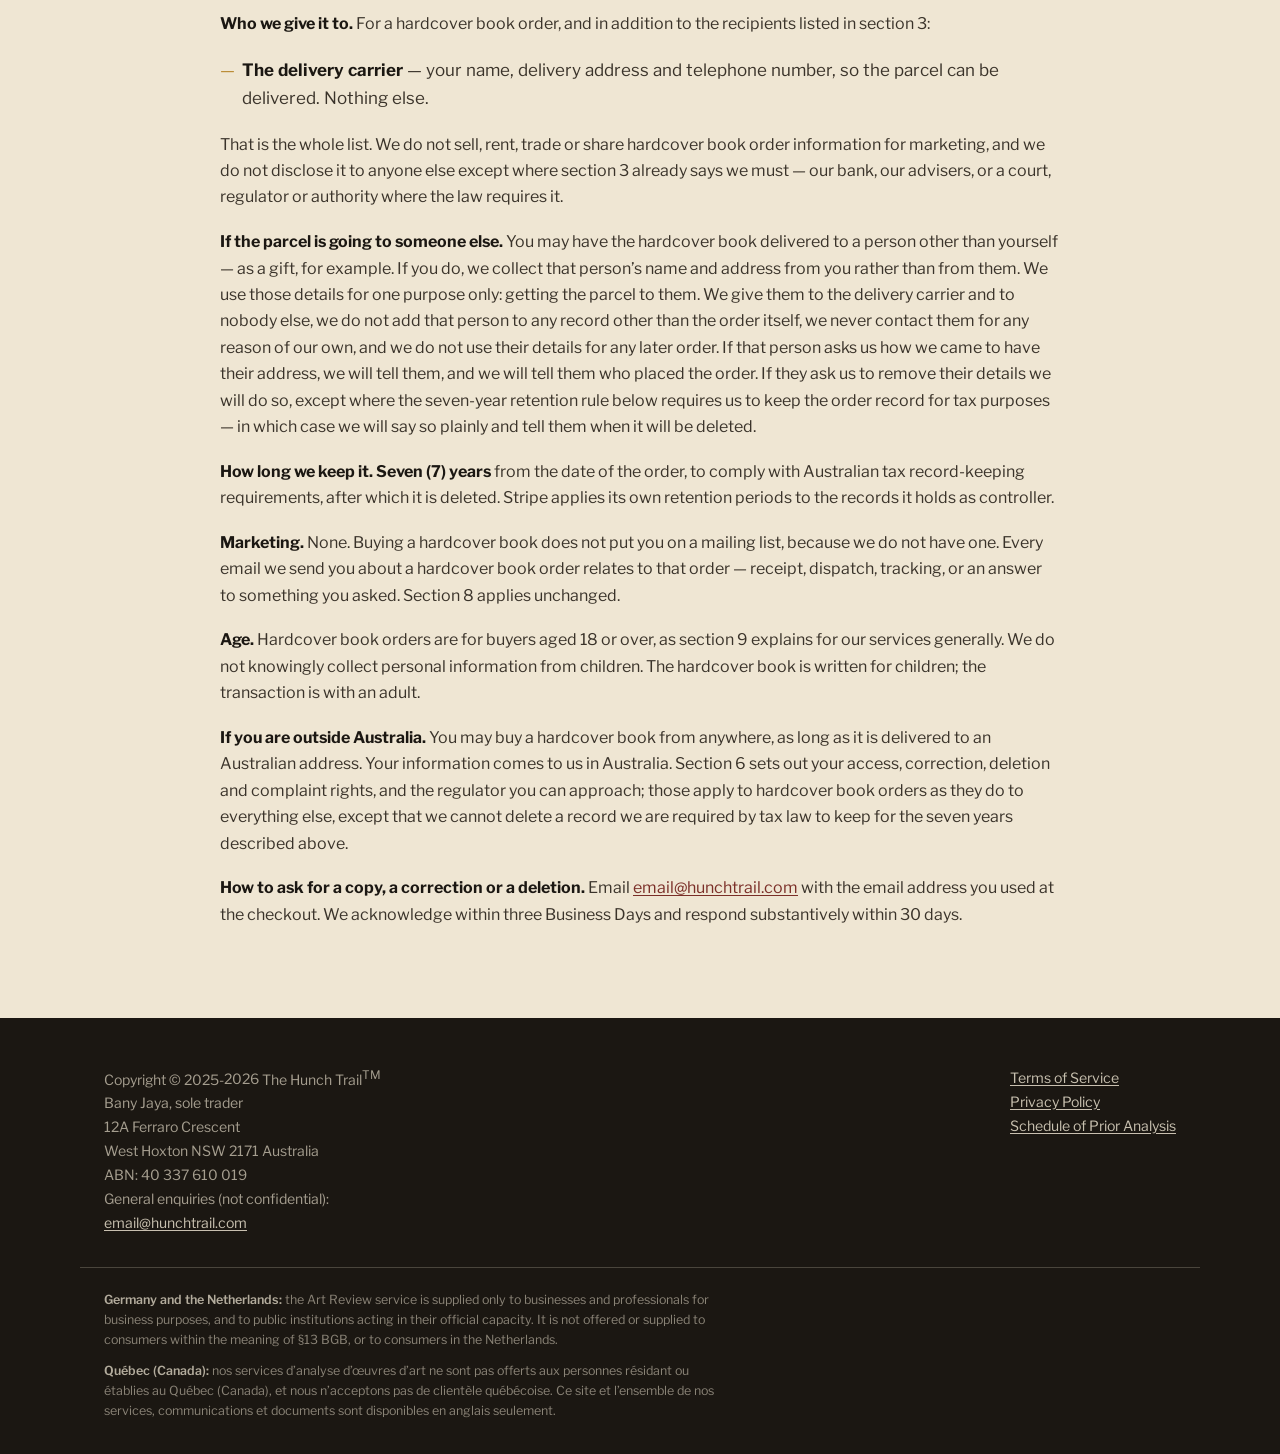
<file: privacy.html>
<!DOCTYPE html>
<!-- ============================================================
     AUTO-GENERATED FILE — DO NOT EDIT DIRECTLY.
     This file is built by build.py from the templates in
     src/ and partials/. Any changes made here will be lost
     the next time build.py runs. To make a change:
       - header/nav for the whole site  -> partials/header.html
       - footer for the whole site       -> partials/footer.html
       - this page's own content         -> src/privacy.html
     Then re-run:  python build.py
============================================================ -->
<html lang="en">
<head>
<meta charset="utf-8" />
<title>Privacy Policy — The Hunch Trail™</title>
<meta name="viewport" content="width=device-width, initial-scale=1" />
<meta name="description" content="Privacy Policy for The Hunch Trail — Bany Jaya trading as The Hunch Trail (ABN: 40 337 610 019), covering enquiries, Art Review engagements and direct hardcover book orders. No cookies, no advertising — see how and why we log security data." />
<link rel="canonical" href="https://hunchtrail.com/privacy.html" />

<link rel="stylesheet" href="assets/css/fonts.css">
<link rel="stylesheet" href="assets/css/hunch-theme.css">

<style>
/* Scoped styles for the boxed notices on this page only.
   Colours come from existing theme variables. */
.legal-box{background:var(--parchment-deep);border:1px solid var(--gold);border-radius:var(--radius);padding:1.2rem 1.4rem;margin:1.6rem 0;}
.legal-box > :last-child{margin-bottom:0;}
.legal-box h4{margin-top:0;}
</style>
</head>
<body>
<a class="skip-link" href="#main">Skip to content</a>

<!-- shared header — edit partials/header.html, then run build.py -->
<header id="header">
	<div class="wrap bar">
		<h1><a href="https://hunchtrail.com">The Hunch Trail<sup class="headerTM">TM</sup></a></h1>
		<nav class="site-nav" id="siteNav">
			<ul>
				<li><a href="https://hunchtrail.com/#pareidolia">Hidden Details</a></li>
				<li><a href="https://hunchtrail.com/#one">About</a></li>
				<li><a href="https://hunchtrail.com/#two">The Book</a></li>
				<li><a href="https://hunchtrail.com/#work">Art Reviews</a></li>
				<li><a href="https://hunchtrail.com/#contact">Contact</a></li>
				<li><a href="https://hunchtrail.com/#faq">FAQ</a></li>
			</ul>
		</nav>
		<div class="header-actions">
			<a href="https://hunchtrail.com/#work" class="btn btn-primary header-cta">Art Review Quote</a>
			<a href="bookshop_links.html" class="btn btn-accent header-cta">BUY THE BOOK</a>
			<button class="nav-toggle" id="navToggle" aria-expanded="false" aria-controls="siteNav" aria-label="Toggle menu"><span></span></button>
		</div>
	</div>
</header>

<main id="main">
	<section class="page-banner">
		<div class="wrap">
			<p class="eyebrow">Legal</p>
			<h1>Privacy Policy</h1>
			<p class="lede">No cookies. No advertising. No marketing profile of you. We log page-view and security data — here is exactly what we collect, and why.</p>
		</div>
	</section>

	<section>
		<div class="wrap prose">
			<nav class="pill-nav" aria-label="Jump to section">
				<a href="#what">What we collect</a>
				<a href="#cookies">Cookies &amp; tracking</a>
				<a href="#rights">Your rights</a>
				<a href="#breach">If something goes wrong</a>
				<a href="#book-orders">Hardcover book orders</a>
				<a href="#contact">Contact</a>
			</nav>

			<p class="meta-line">Last updated: 29 September 2026</p>

			<p>This Privacy Policy explains how Bany Jaya trading as The Hunch Trail<sup>TM</sup> (ABN 40 337 610 019) of 12A Ferraro Crescent, West Hoxton NSW 2171, Australia (<b>we</b>, <b>our</b>, <b>us</b>) handles personal information. It forms part of our <a href="terms.html">Terms of Service</a>.</p>

			<div class="legal-box">
				<h4>The short version</h4>
				<ul>
					<li>The website sets <b>no cookies</b>, loads <b>no third-party fonts</b>, and carries <b>no advertising or tracking pixels</b> of any kind.</li>
					<li>Videos do not contact YouTube until you click play.</li>
					<li>We collect personal information in four places: when you browse the site (page-view and security logging, where your IP address is kept only as a scrambled code, alongside its approximate country, state or province and network), the enquiry form, an Art Review engagement, and a direct hardcover book order.</li>
					<li>The enquiry form and email@hunchtrail.com are <b>not confidential</b>. For an Art Review, confidentiality starts only when you pay the Quotation Fee and then use the email address we contact you from.</li>
					<li>We never ask for identity documents or biometric information, and will delete them if sent.</li>
					<li>We do not sell, rent, trade or share personal information for marketing, and we send no marketing emails.</li>
				</ul>
			</div>

			<h3 id="what">1. What we collect, and why</h3>

			<h4>1.1 When you browse the site</h4>
			<p>We set no cookies. For security, we log which page you viewed, the date and time, which posted link (if any) you followed to get there, the page that referred you here (if any), your browser's User-Agent string, the approximate country, state or province and network (for example, your internet provider) that your IP address belongs to, and a scrambled code made from your IP address (a keyed hash &mdash; we never store the address itself). We use this to detect and investigate abuse — not to build a marketing profile of you, and not to identify you by name. See section 2 for exactly what this involves and why.</p>
			<p><b>Our website host.</b> This website is hosted by <b>GitHub</b> (GitHub Pages). Whenever you load a page, GitHub receives your IP address and the details of your request as the host, and logs your IP address for its own security purposes under the GitHub Privacy Statement.</p>

			<h4>1.2 When you use the enquiry form</h4>
			<p>We collect the <b>name</b>, <b>email address</b> and <b>message</b> you type in.</p>
			<p>The form is submitted to <b>Web3Forms</b>, a third-party form-delivery service, which forwards the message to our email address. Your submission passes through their systems and may be processed outside Australia. We use them only as a delivery pipe — not for analytics or profiling. Our lawful basis is our legitimate interest in receiving and answering enquiries, or the steps necessary to enter into a contract at your request.</p>
			<p><b>This form is not a confidential channel, and neither is email@hunchtrail.com.</b> Messages sent either way may in future be read by a staff member, and the confidentiality obligation in clause B13 of the <a href="terms.html#b13">Terms</a> does not apply to them. <b>Please do not send information about a specific artwork through this form or to email@hunchtrail.com.</b> Artwork information should be sent only after you have paid the Quotation Fee, and only to the email address we then contact you from (your <a href="terms.html#b2">Engagement Address</a>), where it is covered by clause B13. That route is available only to clients in the places we serve.</p>

			<h4>1.3 When you pay the Quotation Fee</h4>
			<p>Payment is handled by <b>Stripe</b>. Stripe collects your card details directly — <b>we never see or hold your card number</b>. We receive from Stripe your name, email address, telephone number, billing country, the amount, the date, a transaction reference, and the answers you gave to the three checkout questions (whether you want us to start work before your cancellation period ends, your acknowledgement of that right, and where you are contracting from and in what capacity) and, if you chose to give one, your VAT number. We use the email address to contact you about your quote: we email you personally from our own address &mdash; your <a href="terms.html#b2">Engagement Address</a> &mdash; and everything about your engagement should be sent only to that address. We use the telephone number in one situation only: to contact you about your own order where we cannot reach you by email, or where we need to reach you urgently. We do not operate an inbound telephone line &mdash; see section 11. Stripe handles your data as an independent controller under its own privacy policy and its own legal obligations, including any automated fraud and sanctions controls it applies.</p>
			<p>Our lawful basis is performance of a contract with you, and compliance with our legal obligations (tax records, and sanctions screening under clause B11 of the Terms).</p>

			<h4>1.4 When you engage us for an Art Review</h4>
			<p>We collect: your full legal name, postal address, email address, telephone number, country of residence, the photographs and information you supply about the artwork, and the signed Services Agreement. The engagement is conducted by email, only through your Engagement Address; the telephone number is used only to contact you about your own engagement where we cannot reach you by email, or where we need to reach you urgently.</p>
			<p>We use this only to perform the engagement, to meet our legal obligations, and to keep the records Australian tax law requires. Our lawful basis is performance of a contract and compliance with legal obligations.</p>
			<p>This information is subject to the confidentiality obligation in clause B13 of the Terms, which is <b>permanent</b> for your identity (including your address), the materials you send us up until we deliver your Report (or until the engagement ends without one), and the fact that you engaged us at all. The contents of your Report are confidential for five (5) years.</p>

			<h4>1.5 Sanctions screening</h4>
			<p>Before accepting an engagement or a payment, we check your name and the name of any payer against the Australian Government's DFAT Consolidated List, the United States OFAC Specially Designated Nationals list (and, where the dealing warrants it, the OFAC Sectoral Sanctions Identifications list), the UK OFSI consolidated list and the EU consolidated list, and record the date, the lists checked and the result. Our lawful basis is compliance with a legal obligation. We screen against designated persons only — we do not screen, filter or refuse on the basis of nationality, residence or origin.</p>

			<h4>1.6 What we never collect</h4>
			<p>We do not collect, and will not ask for, identity documents, photographs or scans of identity documents, biometric information, health information, government identifiers, or any other sensitive or special-category information. If you send any, we will delete it and tell you we have.</p>

			<h3 id="cookies">2. Cookies, analytics and tracking</h3>
			<p><b>This website sets no cookies at all</b> — not essential ones, not analytics ones, not any. It stores nothing in your browser's local storage or session storage. The logging script described below reads a few settings your browser already reports &mdash; whether automation software is driving it, its window size and its User-Agent string &mdash; only to decide whether to send anything, and stores nothing on your device. It loads no third-party fonts. It carries no advertising, no remarketing tags and no tracking pixels. <b>There is no cookie-consent banner because nothing is stored on your device</b> — the logging described immediately below does not involve your device storing anything; it does involve a code made from your IP address, which is why we explain it in full rather than folding it into a cookie notice that would not apply to it anyway.</p>
			<p><b>Page-view and security logging.</b> Each time a page on this site loads, your browser sends us which page it was, the tag from the link you followed here, if any (for example <code>?src=yt</code> for a link we posted on YouTube), and the page that referred you here, if any. Our server adds the date and time the request arrived and your browser's User-Agent string. It then looks up the approximate location of your IP address, which arrives with every request &mdash; the country, the state or province, and the network it belongs to (for example your internet provider, or a data centre) &mdash; and stores those, before turning the address into a scrambled code (a keyed hash). The address itself is never stored. We use this to detect and investigate abuse of the site — unusual traffic spikes, patterns of bad server responses, and other signs of automated attack — and to keep the site available and secure. We do not use it to advertise to you, to personalise anything you see, or to make any decision that affects you. <b>Our lawful basis is legitimate interests</b> (Article 6(1)(f) GDPR/UK GDPR): specifically, network and information security, which Recital 49 of the GDPR names as an example of a legitimate interest. You can object to this processing at any time — see section 6.</p>
			<p><b>What this does and does not let us do.</b> We never store your IP address itself. We store a keyed hash of it instead: a code that is always the same for the same address, so repeated or abusive traffic from one address can be recognised, but which cannot be turned back into the address without a secret key that only we hold. Because we hold that key, this is still personal data &mdash; pseudonymised, not anonymous &mdash; and we treat it that way. It is not tied to your name, email address or any account — this site has no login, and nothing here asks who you are. If you want to exercise a data-subject right over this data specifically, give us the IP address and the approximate date; we will work out the same code from it and search for matching records; without that, an ordinary rotating or shared IP address is not something we can trace back to a particular person ourselves.</p>
			<p><b>How the location is found.</b> The location is looked up in a database file kept in our own AWS account, so your IP address is never sent to anyone else to do it. It is approximate &mdash; often wrong at state or province level, and it shows where a VPN or data centre is rather than where a person is &mdash; and we use it only to see where abuse of the site is coming from. We do not record your city or map coordinates. <a href="https://db-ip.com">IP Geolocation by DB-IP</a>, used under the Creative Commons Attribution 4.0 International licence.</p>
			<p><b>Retention.</b> Records are deleted automatically 180 days after they are written — see section 4.</p>
			<p><b>Bot filtering.</b> Three checks run in your browser first, to skip obvious automated traffic before anything is sent: whether automation software (rather than a person) appears to be driving the browser, whether the browser reports a real window size, and whether its User-Agent string matches an obvious bot or crawler pattern. These checks run and are discarded locally — a request that fails one is simply never sent. A separate, aggregate rate limit on the endpoint itself protects it from being flooded.</p>
			<p><b>Where this is stored, and by whom.</b> These records are stored in Amazon Web Services' Asia Pacific (Sydney) region, in Australia, under our agreement with Amazon Web Services Australia Pty Ltd, which includes AWS's GDPR Data Processing Addendum. AWS acts as our processor: it stores this data on our instructions and does not use it for its own purposes.</p>
			<p><b>Videos.</b> Video embeds are replaced with a still image and a play button. <b>No request is made to YouTube until you click play.</b> If you do click, YouTube receives your IP address and sets its own cookies, under Google's privacy policy and not ours. We use the <code>youtube-nocookie.com</code> domain, which reduces but does not eliminate that. If you never click, YouTube never hears from you.</p>
			<p><b>Currency conversion.</b> Approximate Australian dollar prices shown on the site are fetched when the site is built, not when you visit it. The figure you see is plain text already in the page. <b>Your browser makes no request to any currency service.</b></p>
			<p><b>Outbound links.</b> Bookseller links go to third-party sites with their own policies. We place no tracking on those links.</p>

			<h3 id="disclosure">3. Who we share information with</h3>
			<p>We do not sell, rent, trade or share personal information for marketing. We disclose it only to:</p>
			<ul>
				<li><b>Web3Forms</b> — enquiry form delivery;</li>
				<li><b>Stripe</b> — payment processing;</li>
				<li><b>Amazon Web Services (AWS)</b> — hosts our page-view and security logging, in Sydney (see section 2);</li>
				<li><b>GitHub</b> — hosts this website, and receives your IP address whenever you load a page (see section 1.1);</li>
				<li><b>Purelymail</b> — hosts our email, so it holds the messages you send us, including photographs sent for an Art Review (see section 5);</li>
				<li>our <b>bank</b>, for receiving payment;</li>
				<li>our <b>legal, accounting or insurance advisers</b>, who are themselves under a duty of confidence, and only so far as necessary; and</li>
				<li>a <b>court, regulator or authority</b>, where required by law — in which case we will tell you first if we are lawfully able to.</li>
			</ul>
			<p><b>International transfers.</b> We are in Australia, so if you are outside Australia your information will be transferred here. Australia has not received an adequacy decision from the European Commission or the UK Government. When you send us your details or your images, you are giving them directly to us in Australia. Under the European Data Protection Board's guidance on the interplay between Article 3 and Chapter V, that is collection by a controller outside the EU rather than a restricted transfer, so no transfer mechanism applies to it. Web3Forms, Stripe and GitHub each operate their own transfer arrangements for the data they handle for us; our page-view and security records are stored with AWS in Australia. The Art Review order record we keep is saved by us, in Australia, in an encrypted folder on our own equipment. The emails that carry an engagement, including your photographs, are held in our email mailbox, hosted by Purelymail (see section 5).</p>
			<p><b>Standard Contractual Clauses and transfer risk assessment.</b> Where personal data moves between us and a service provider outside your country, we rely on the transfer arrangements in that provider's own terms &mdash; including, where the provider offers them, the European Commission's Standard Contractual Clauses and, for UK data, the UK International Data Transfer Addendum. We have carried out and documented a transfer impact assessment for each of those flows, considering the laws of the destination country, the nature and volume of the data, and the technical and organisational protections applied to it. A copy of that assessment is available on request to a supervisory authority.</p>

			<h3 id="retention">4. How long we keep things</h3>
			<ul>
				<li><b>Enquiry form messages</b> — up to 24 months, then deleted.</li>
				<li><b>Client Materials (artwork photographs and information)</b> — deleted or returned within 30 days of delivering the Report, or of the engagement otherwise ending, except for one archival copy.</li>
				<li><b>Archival copy of the Report and Client Materials</b> — retained in confidence for record-keeping, legal compliance and the defence of claims.</li>
				<li><b>Financial and engagement records</b> — seven (7) years, then deleted. (Australian tax law requires at least five.)</li>
				<li><b>Sanctions screening records</b> — seven (7) years, then deleted.</li>
				<li><b>Art Review order records</b> — seven (7) years from the date of the order, after which we delete them.</li>
				<li><b>Page-view and security records</b> (see section 2), including the approximate location and the scrambled code made from your IP address — deleted automatically 180 days after they are written.</li>
			</ul>

			<h3 id="minimisation">4A. Data minimisation — what we ask you not to send</h3>
			<p>An Art Review needs photographs of an artwork. It does not need photographs of people, and it does not need your files to carry anything about you.</p>
			<ul>
				<li><b>Please redact or crop identifiable faces</b> from anything you send us, wherever the artwork itself allows it. Where a face is part of the artwork that is unavoidable and we will work with it; where a face appears incidentally — in a room shot, a reflection, a photograph of a photograph — please remove it before sending.</li>
				<li><b>Please strip metadata</b> from image files. Camera files routinely carry GPS coordinates, device identifiers and timestamps. We do not want them and do not need them.</li>
				<li><b>Please do not send documents you were not asked for</b> — provenance files, insurance papers, correspondence, valuations. If we need something we will ask.</li>
				<li><b>Please do not tell us where any artwork is kept.</b> We do not need to know. If you own the artwork and tell us anyway, that information is treated as part of your confidential Client Materials; if you do not own it, it is not confidential (clause <a href="terms.html#b13">B13</a> of the Terms).</li>
			</ul>
			<p><b>Image retention.</b> Photographs and other Client Materials are deleted or returned within <b>30 days</b> of delivery of the Report, or of the engagement otherwise ending. We retain one archival copy in confidence, solely to defend a claim and to meet our record-keeping obligations, and it is not used for any other purpose. We never use client images for training, promotion, illustration or any published work.</p>

			<h3 id="security">5. How we protect it</h3>
			<p>We keep effective control of all information and take all precautions reasonably necessary to prevent theft, loss, or unauthorised access, use or disclosure. No system is perfectly secure, and we cannot guarantee the security of information transmitted to us over the internet.</p>
			<p>Records of your Quotation Fee order (see section 1.3) are kept by us directly — not by a third party — in an access-controlled, encrypted folder on our own equipment, with an encrypted backup copy kept separately by us.</p>
			<p>Emails and photographs you send to your Engagement Address are held by our email provider, <b>Purelymail</b>, encrypted at rest with a key derived from our mailbox password. For that mailbox, password reset and search indexing are switched off, so the provider cannot read stored messages without our password. Our general address, email@hunchtrail.com, does not have those protections &mdash; one more reason it is not a confidential channel.</p>

			<h3 id="rights">6. Your rights</h3>

			<h4>6.1 Everyone</h4>
			<p>Whoever and wherever you are, you may ask us to give you a copy of the personal information we hold about you, correct it if it is wrong, or delete it. Email <a href="mailto:email@hunchtrail.com">email@hunchtrail.com</a> or, if you are an Art Review client, your Engagement Address (the only confidential channel). We respond within 30 days, free of charge. We may need to keep information we are legally required to retain, and will tell you if that applies.</p>

			<h4>6.2 If you are in the UK, Germany or the Netherlands (UK GDPR / GDPR)</h4>
			<p>You have the right to: access your data; have it corrected; have it erased; restrict processing; object to processing based on legitimate interests; data portability; and to withdraw consent at any time where we rely on consent. <b>We make no automated decision about you, and do not use your data to build a marketing or behavioural profile of you as an individual</b> — our page-view and security logging (section 2) looks for patterns consistent with automated abuse, not for anything about you personally.</p>
			<p>You may complain to your national supervisory authority, or to the UK Information Commissioner's Office at <a href="https://ico.org.uk" rel="noopener">ico.org.uk</a>.</p>
			<p><b>Representative.</b> We do not currently maintain an Article 27 representative in the EU or UK, on the basis that our processing of EU and UK personal data is occasional, involves no large-scale special-category data, and is unlikely to result in a risk to your rights. <b>We will appoint representatives in the EU and the UK as our activity in those regions grows.</b> If you consider a representative should already be in place, tell us and we will review the position.</p>

			<h4>6.3 If you are in Canada (PIPEDA and Quebec Law 25)</h4>
			<p>You have the right to access and correct your personal information, to know how it is used and disclosed, to withdraw consent subject to legal and contractual restrictions, and to complain to the Office of the Privacy Commissioner of Canada.</p>
			<p><b>If you are in Quebec.</b> We do not offer the Art Review service to anyone resident or established in Quebec, and we do not accept Quebec clients — see clause <a href="terms.html#b1">B1</a> of the Terms of Service. You can still read this site and email us, so we may still hold your personal information, and where we do, the protections in this policy apply to it in full. Under Quebec's Law 25 you additionally have the right to de-indexation and to data portability, and you may complain to the <i>Commission d'accès à l'information du Québec</i>.</p>
			<p><b>This site and everything on it is in English only.</b> There is no French version of this policy, of the Terms of Service or of the Services Agreement, and we are not able to conduct dealings in French. The footer of every page carries a notice in French saying so.</p>
			<div class="legal-box">
				<p><b>Person responsible for the protection of personal information</b> (Quebec Law 25):</p>
				<p><b>Bany Jaya</b><br>
				12A Ferraro Crescent, West Hoxton NSW 2171, Australia<br>
				<a href="mailto:email@hunchtrail.com">email@hunchtrail.com</a></p>
			</div>

			<h4>6.4 If you are in Australia</h4>
			<p>We are a small business operator and are not currently an APP entity under the <i>Privacy Act 1988</i> (Cth). We do not hold ourselves out as bound by the Australian Privacy Principles. <b>We nonetheless apply the standards described in this policy as a matter of practice</b>, and we will comply with the Australian Privacy Principles if and when they come to apply to us. You may complain to the Office of the Australian Information Commissioner at <a href="https://www.oaic.gov.au" rel="noopener">oaic.gov.au</a>.</p>
			<p>Separately from the <i>Privacy Act</i>, the statutory tort of serious invasion of privacy applies to us, as it does to any individual or business. Nothing in this policy limits any right you have under it.</p>

			<h3 id="breach">7. If something goes wrong — our breach response procedure</h3>
			<p>A <b>confidentiality incident</b> means any actual or suspected loss, theft, or unauthorised access to, use of or disclosure of personal information or confidential information. If one occurs, we will:</p>
			<ul>
				<li><b>(a) Contain</b> it immediately on becoming aware, including by securing or disabling the affected system, account or storage.</li>
				<li><b>(b) Assess</b> within 72 hours what information is affected, whose it is, how the incident occurred, and what risk of harm it presents.</li>
				<li><b>(c) Notify you promptly, and in any event within 72 hours of becoming aware</b> — telling you what happened, which information is affected, what risk it presents, what we are doing about it, and what you can do to protect yourself. <b>We will do this whether or not the incident is likely to cause you serious harm.</b> Page-view and security records (section 2) hold no contact details, so we cannot contact the people they relate to individually; if an incident affects those records, we will publish a notice on this website instead.</li>
				<li><b>(d) Notify the relevant regulator</b> where required — including the <i>Commission d'accès à l'information du Québec</i> where a Quebec resident's information is affected and the incident presents a risk of serious injury; the Office of the Australian Information Commissioner where an eligible data breach has occurred; the Office of the Privacy Commissioner of Canada where a breach presents a real risk of significant harm; and the relevant EU or UK supervisory authority within 72 hours where required.</li>
				<li><b>(e) Record</b> the incident in our register of confidentiality incidents, which we maintain and will produce to a regulator on request.</li>
				<li><b>(f) Review</b> what happened and take reasonable steps to prevent recurrence.</li>
			</ul>

			<h3 id="marketing">8. Marketing</h3>
			<p>We do not operate a marketing mailing list and do not send promotional emails. Every message we send relates to an enquiry you made or an engagement you entered into. If that ever changes, we will obtain your consent first, as required by Canada's Anti-Spam Legislation, the <i>Spam Act 2003</i> (Cth), the GDPR and the UK Privacy and Electronic Communications Regulations, and every message will carry a working unsubscribe link.</p>

			<h3 id="children">9. Children</h3>
			<p>Our services are not directed at children, and the Art Review service is available only to persons aged 18 or over. We do not knowingly collect personal information from children. If you believe we have, tell us and we will delete it.</p>

			<h3 id="changes">10. Changes to this policy</h3>
			<p>We may update this policy by publishing a revised version here and updating the date at the top. Changes are not retrospective, and <b>no change affects an engagement already formed</b> — the version in force on the day you paid the Quotation Fee is the version that applies to that engagement, and we will supply a copy on request.</p>

			<h3 id="contact">11. How to contact us</h3>
			<p>For any privacy question, request or complaint:</p>
			<div class="legal-box">
				<p><b>Bany Jaya</b> — The Hunch Trail™<br>
				<a href="mailto:email@hunchtrail.com">email@hunchtrail.com</a><br>
				12A Ferraro Crescent, West Hoxton NSW 2171, Australia</p>
				<p>We deal with clients and enquirers by email. <b>We do not operate an inbound telephone line</b> as every request, question and complaint is made and answered by email. Where you have given us a telephone number, we may use it to contact you about your own order or engagement, but only where we cannot reach you by email or need to reach you urgently.</p>
				<p><b>Art Review clients:</b> send privacy requests about your engagement to your Engagement Address instead &mdash; it is the only confidential channel.</p>
				<p>We acknowledge within three Business Days and respond substantively within 30 days. <b>Business Day</b> has the meaning given in clause B2 of the <a href="terms.html#part-b">Terms of Service</a>. If you are not satisfied with our response, you may complain to the regulator in your jurisdiction listed in section 6.</p>
			</div>


			<h3 id="book-orders">12. Direct hardcover book orders</h3>
			<p>This section covers <b>one thing only</b>: buying a copy of the <b>hardcover edition</b> of the picture book <i>Nicky's Secret: A Christmas Story</i> directly from us, through the payment link on this site, for delivery in Australia. It has nothing to do with the Art Review service, and none of the Art Review arrangements described in sections 1 to 11 apply to a hardcover book order. Where this section differs from anything earlier in this policy, <b>this section is the one that applies to hardcover book orders</b>. The terms of sale are in <a href="terms.html#part-c">Part C of our Terms of Service</a>.</p>

			<p><b>What we collect, and why.</b> The checkout is hosted by Stripe. It collects, and passes to us:</p>
			<ul>
				<li><b>Your name</b> — to address the parcel and to identify your order if you contact us.</li>
				<li><b>Your email address</b> — to send you the receipt, dispatch confirmation and tracking, and to answer you.</li>
				<li><b>Your telephone number</b> — required by the checkout, and used so the delivery carrier can arrange or attempt delivery. We may also use it to contact you about your own Order where we cannot reach you by email, or where we need to reach you urgently. We do not use it for anything else, and we give it to nobody except the carrier. We still deal with you by email as a matter of course &mdash; see section 11.</li>
				<li><b>Your billing address</b> — to complete the card payment and for our tax records.</li>
				<li><b>Your delivery address</b> — to deliver the hardcover book. It must be in Australia.</li>
				<li><b>Your business name and ABN</b> — <b>optional</b>. Enter them only if you want them on your order record. You do not need to, and leaving them blank changes nothing about your order or your rights.</li>
				<li><b>The order details</b> — what you bought, the amount, the date, the delivery option and a transaction reference.</li>
			</ul>
			<p><b>We never see or hold your card number.</b> Stripe collects it directly and handles it as an independent controller under its own privacy policy, including any automated fraud and sanctions controls it applies.</p>
			<p>Our lawful basis is performance of our contract with you, and compliance with our legal obligations for tax records.</p>

			<p><b>Where hardcover book order records are kept.</b> In two places only: <b>in Stripe</b>, and <b>in our own email mailbox</b> (hosted by our email provider, Purelymail &mdash; see section 5). Hardcover book orders are <b>not</b> mixed with Art Review order records — those are kept separately, and only for Art Review engagements. We do not copy hardcover book order details into any other system, spreadsheet service, CRM, accounting platform or mailing tool.</p>

			<p><b>Who we give it to.</b> For a hardcover book order, and in addition to the recipients listed in section 3:</p>
			<ul>
				<li><b>The delivery carrier</b> — your name, delivery address and telephone number, so the parcel can be delivered. Nothing else.</li>
			</ul>
			<p>That is the whole list. We do not sell, rent, trade or share hardcover book order information for marketing, and we do not disclose it to anyone else except where section 3 already says we must — our bank, our advisers, or a court, regulator or authority where the law requires it.</p>

			<p><b>If the parcel is going to someone else.</b> You may have the hardcover book delivered to a person other than yourself &mdash; as a gift, for example. If you do, we collect that person&rsquo;s name and address from you rather than from them. We use those details for one purpose only: getting the parcel to them. We give them to the delivery carrier and to nobody else, we do not add that person to any record other than the order itself, we never contact them for any reason of our own, and we do not use their details for any later order. If that person asks us how we came to have their address, we will tell them, and we will tell them who placed the order. If they ask us to remove their details we will do so, except where the seven-year retention rule below requires us to keep the order record for tax purposes &mdash; in which case we will say so plainly and tell them when it will be deleted.</p>
			<p><b>How long we keep it.</b> <b>Seven (7) years</b> from the date of the order, to comply with Australian tax record-keeping requirements, after which it is deleted. Stripe applies its own retention periods to the records it holds as controller.</p>

			<p><b>Marketing.</b> None. Buying a hardcover book does not put you on a mailing list, because we do not have one. Every email we send you about a hardcover book order relates to that order — receipt, dispatch, tracking, or an answer to something you asked. Section 8 applies unchanged.</p>

			<p><b>Age.</b> Hardcover book orders are for buyers aged 18 or over, as section 9 explains for our services generally. We do not knowingly collect personal information from children. The hardcover book is written for children; the transaction is with an adult.</p>

			<p><b>If you are outside Australia.</b> You may buy a hardcover book from anywhere, as long as it is delivered to an Australian address. Your information comes to us in Australia. Section 6 sets out your access, correction, deletion and complaint rights, and the regulator you can approach; those apply to hardcover book orders as they do to everything else, except that we cannot delete a record we are required by tax law to keep for the seven years described above.</p>

			<p><b>How to ask for a copy, a correction or a deletion.</b> Email <a href="mailto:email@hunchtrail.com">email@hunchtrail.com</a> with the email address you used at the checkout. We acknowledge within three Business Days and respond substantively within 30 days.</p>
		</div>
	</section>
</main>

<!-- shared footer — edit partials/footer.html, then run build.py -->
<footer id="footer">
	<div class="wrap">
		<div class="legal-lines">
			Copyright &copy; 2025-<span id="thisYear"></span> The Hunch Trail<sup>TM</sup><br>
			Bany Jaya, sole trader<br>
			12A Ferraro Crescent<br>
			West Hoxton NSW 2171 Australia<br>
			ABN: 40 337 610 019<br>
			General enquiries (not confidential):<br>
			<a href="mailto:email@hunchtrail.com">email@hunchtrail.com</a>
		</div>
		<div class="legal-lines">
			<a href="terms.html">Terms of Service</a><br>
			<a href="privacy.html">Privacy Policy</a><br>
			<a href="schedule.html">Schedule of Prior Analysis</a>
		</div>
	</div>
	<div class="wrap footer-notices">
		<p class="footer-notice" lang="en"><b>Germany and the Netherlands:</b> the Art Review service is supplied only to businesses and professionals for business purposes, and to public institutions acting in their official capacity. It is not offered or supplied to consumers within the meaning of &sect;13 BGB, or to consumers in the Netherlands.</p>
		<p class="footer-notice" lang="fr"><b>Qu&eacute;bec (Canada): </b>nos services d&rsquo;analyse d&rsquo;&oelig;uvres d&rsquo;art ne sont pas offerts aux personnes r&eacute;sidant ou &eacute;tablies au Qu&eacute;bec (Canada), et nous n&rsquo;acceptons pas de client&egrave;le qu&eacute;b&eacute;coise. Ce site et l&rsquo;ensemble de nos services, communications et documents sont disponibles en anglais seulement.</p>
	</div>
</footer>

<!--
	Page-view and security logger — page path, time, referral-source tag,
	referring page, User-Agent, the approximate country, state/province and
	network of the IP address, and a keyed hash of the address (never the
	address itself). The time, User-Agent, location and hash are worked out
	by the Lambda function from the request itself, not sent by this script.
	See assets/js/visit-log.js for exactly what it sends, and privacy.html
	section 2 for the disclosure this corresponds to. Deleted
	automatically 180 days after being written.
-->
<script src="assets/js/visit-log.js"></script>

<script src="assets/js/hunch-theme.js"></script>
</body>
</html>
</file>
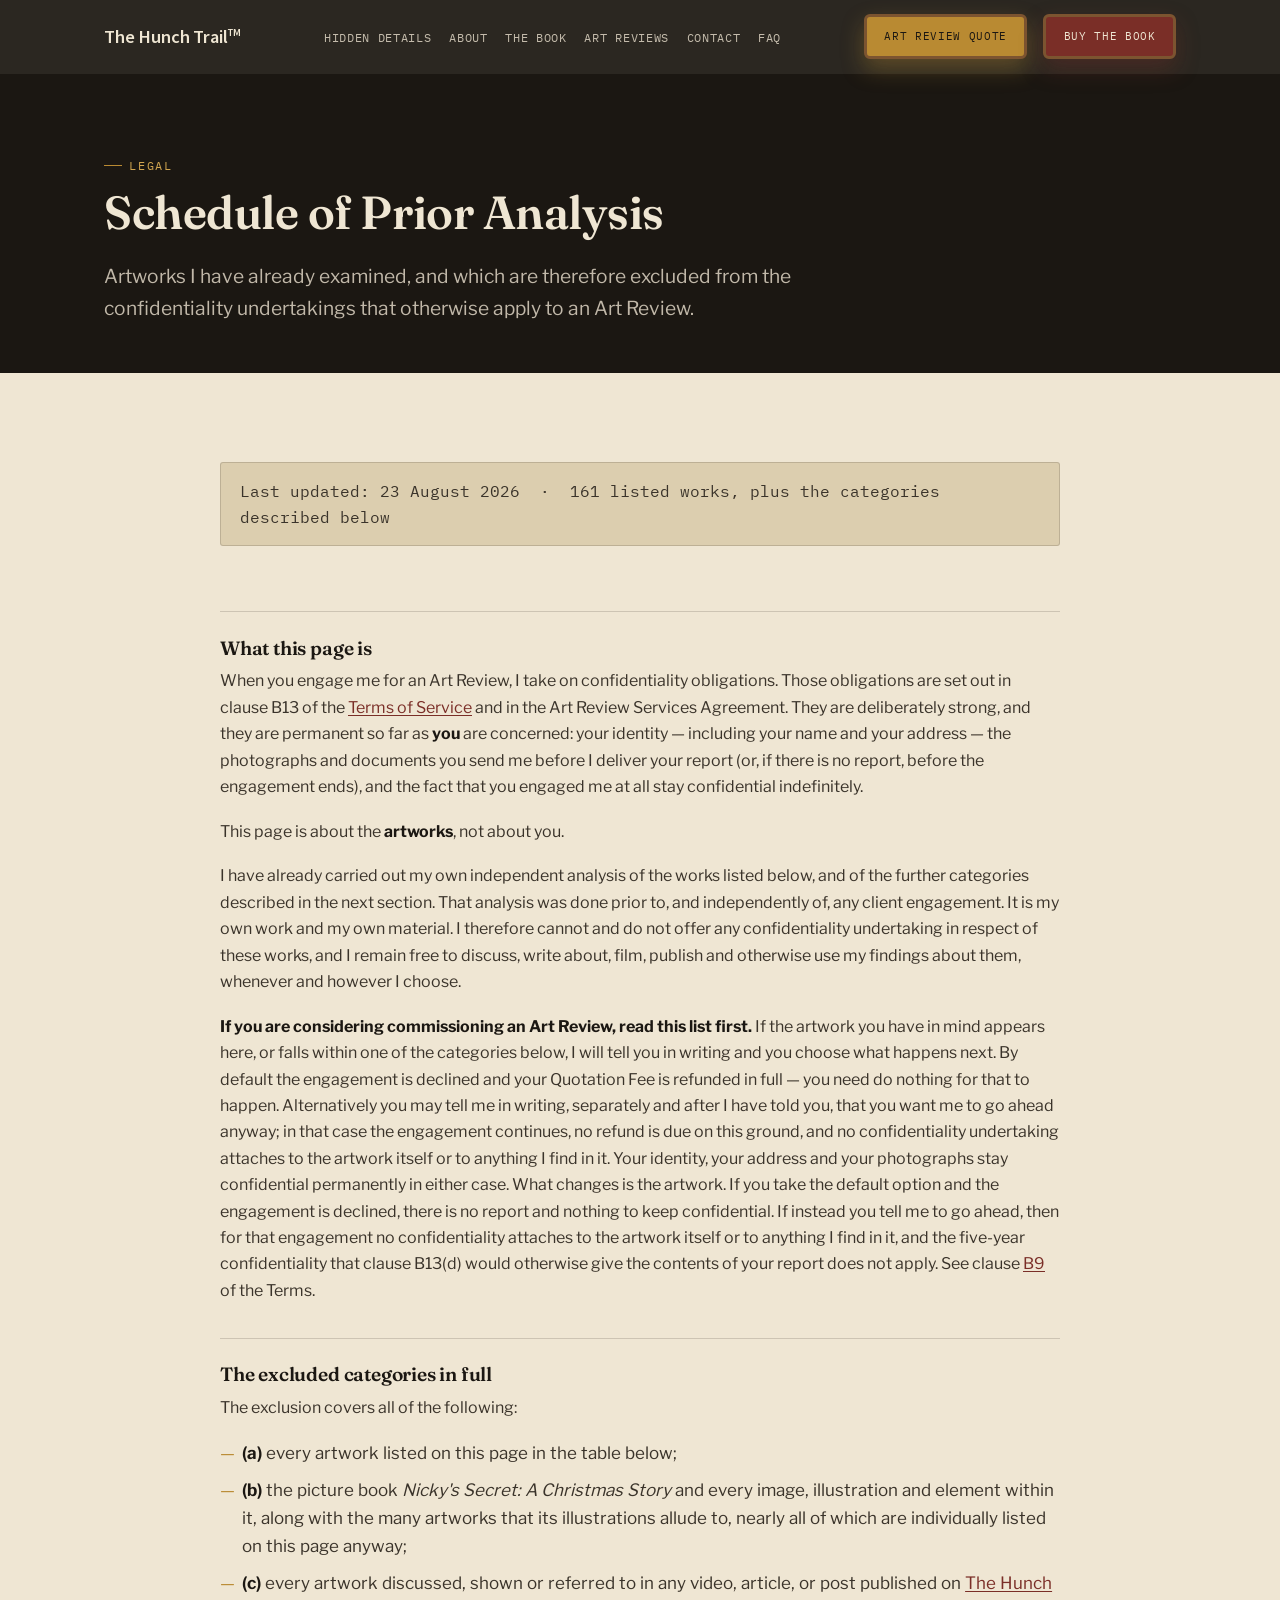
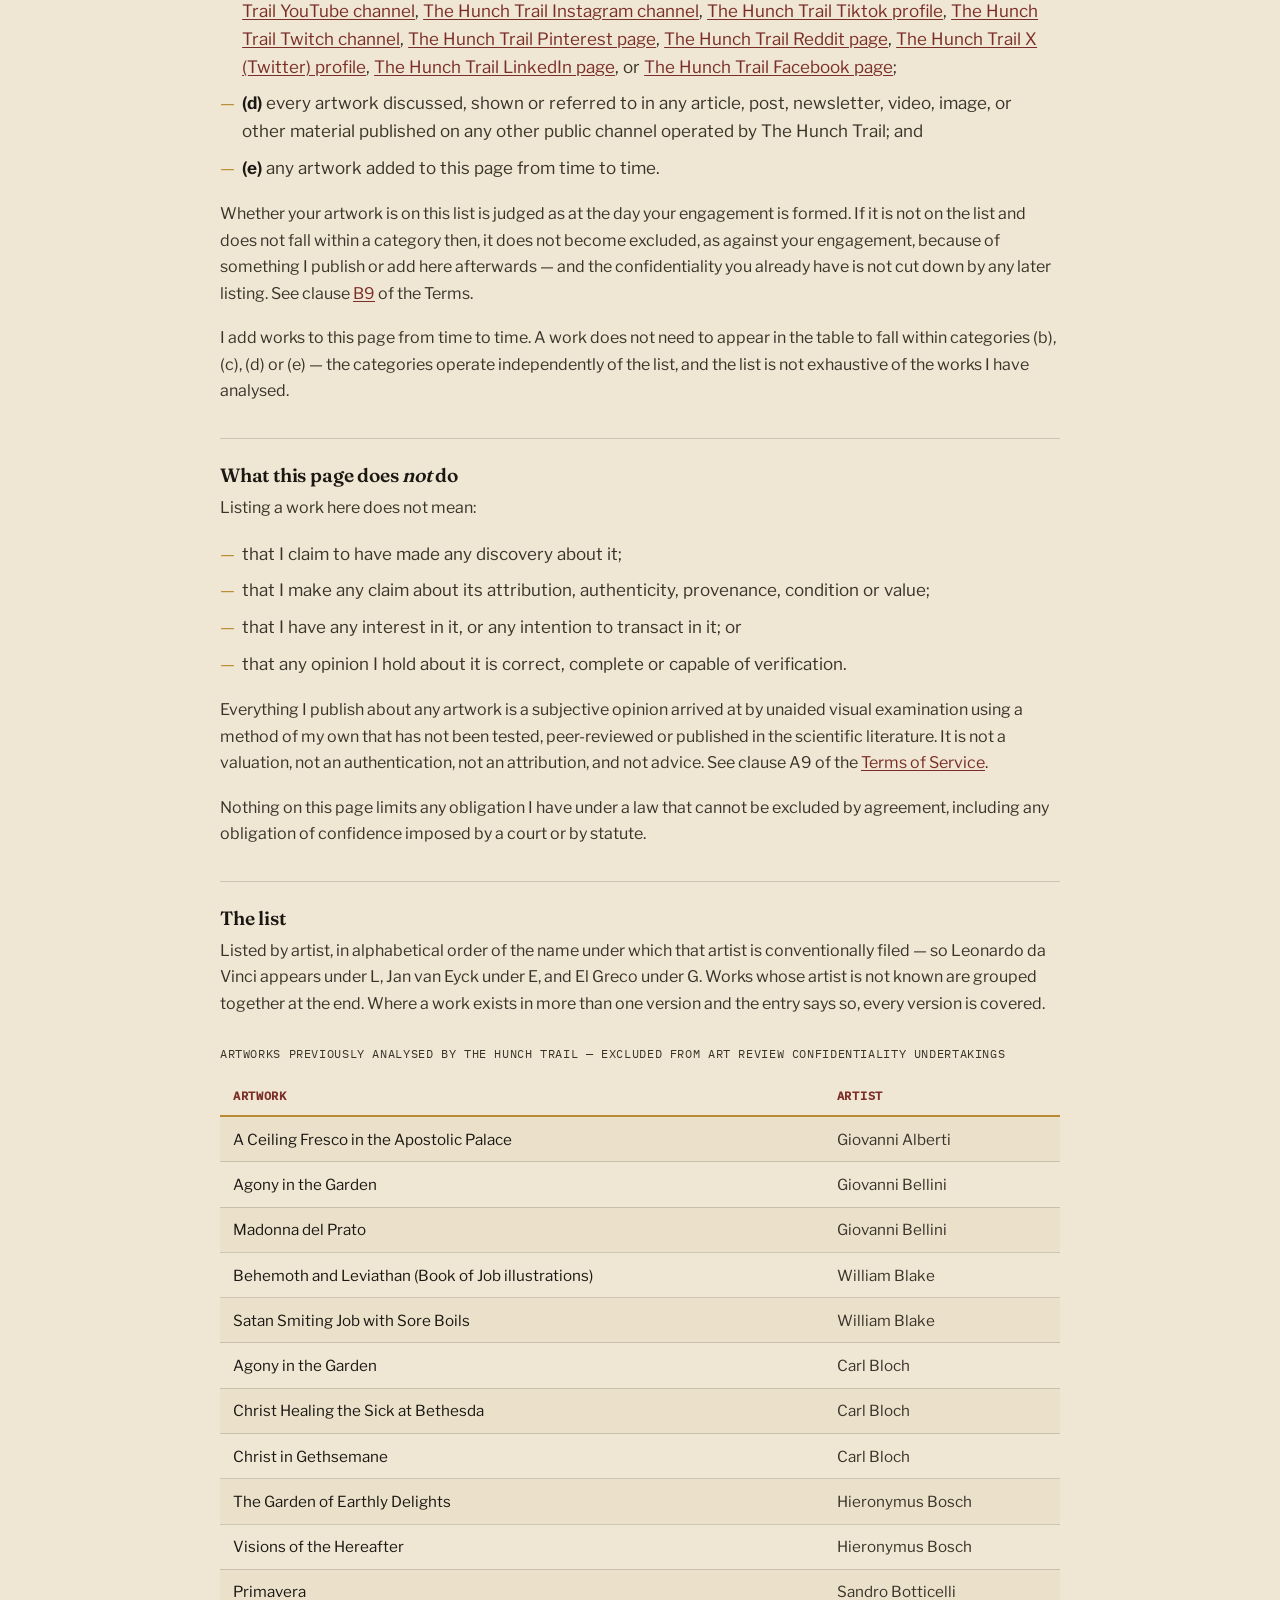
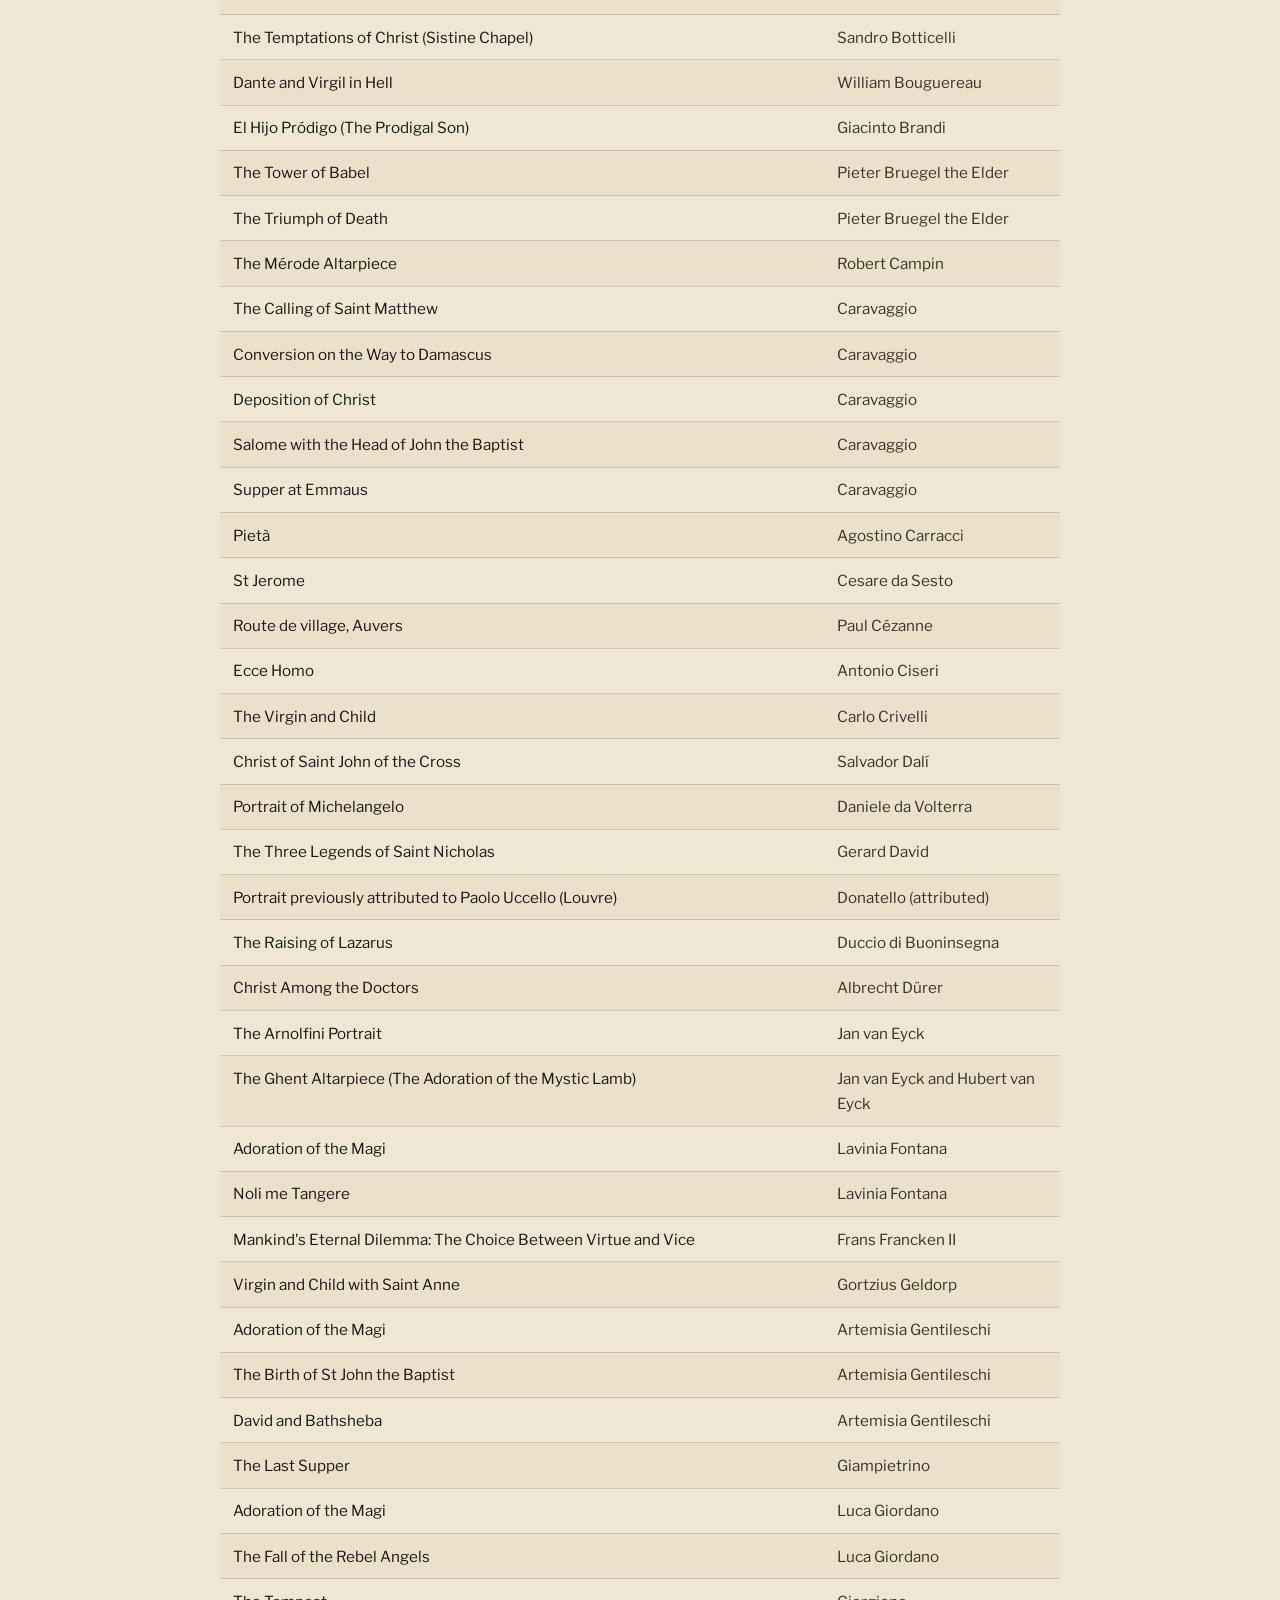
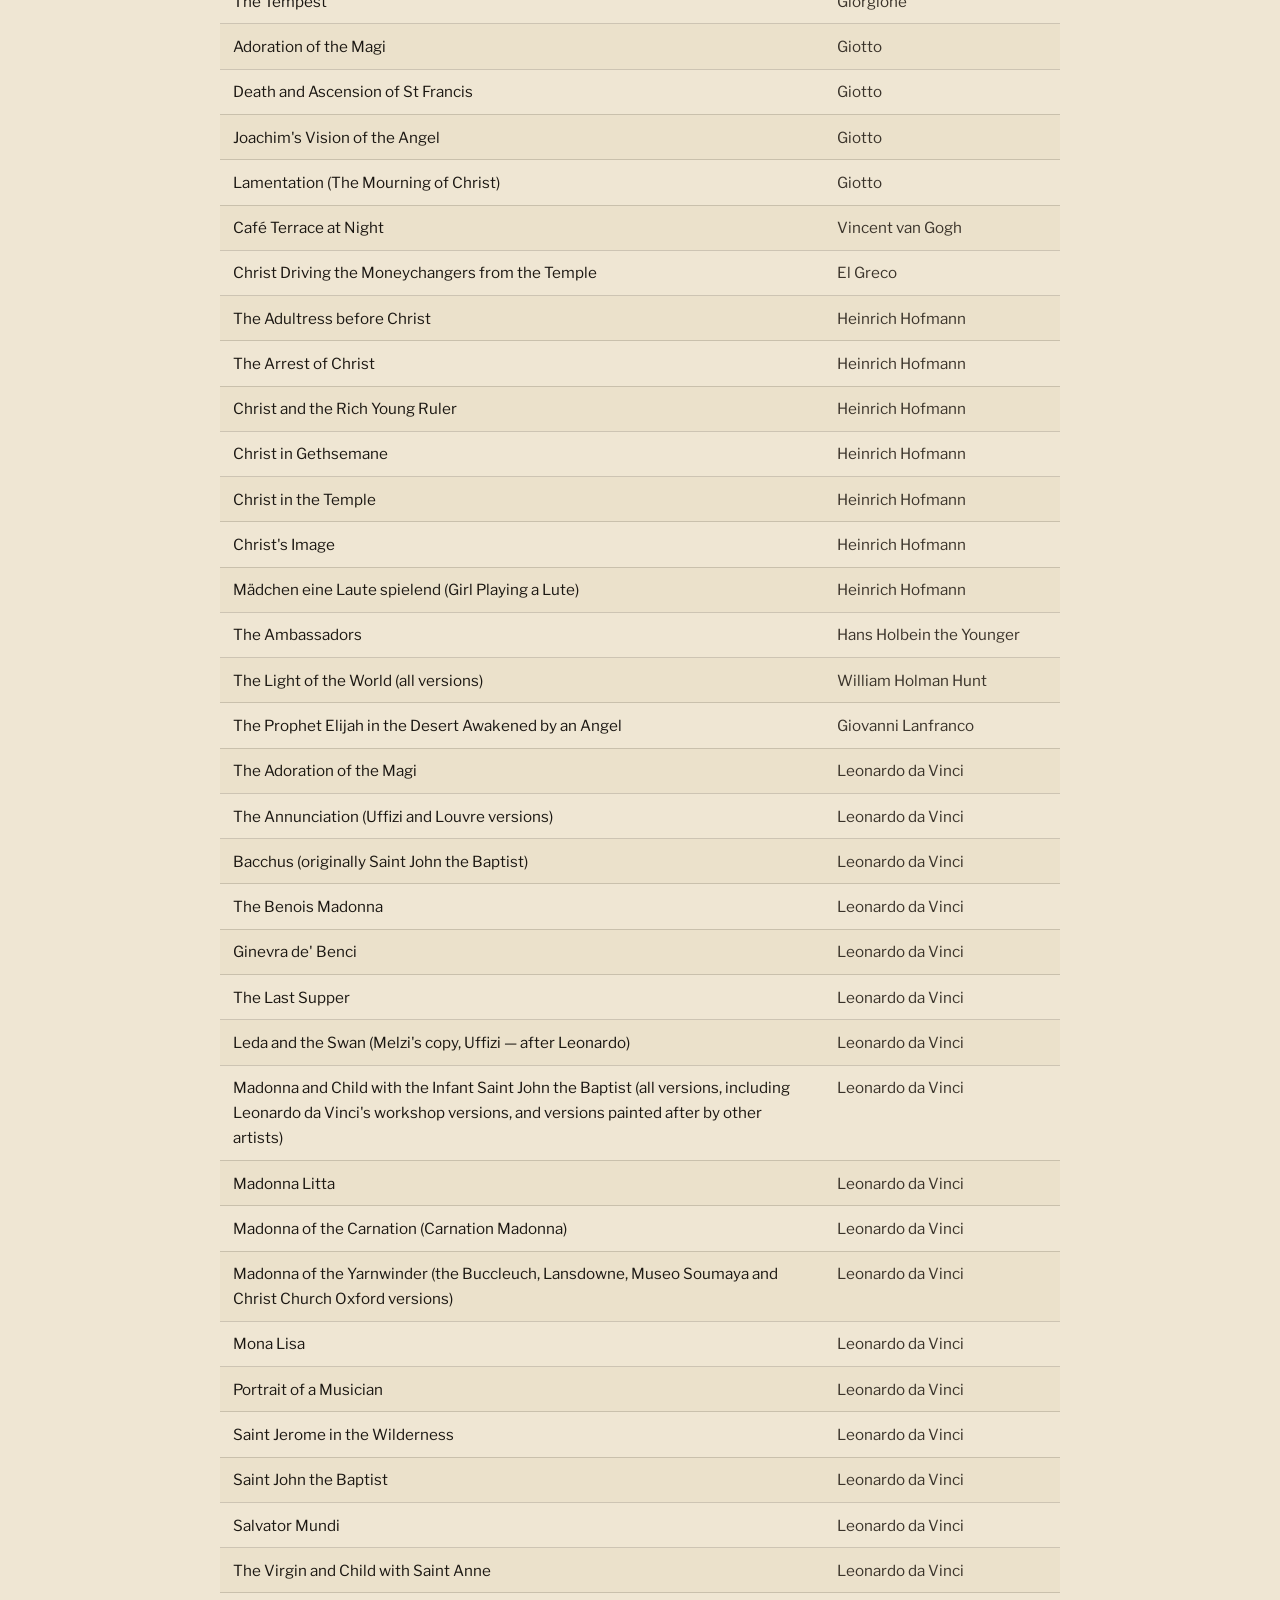
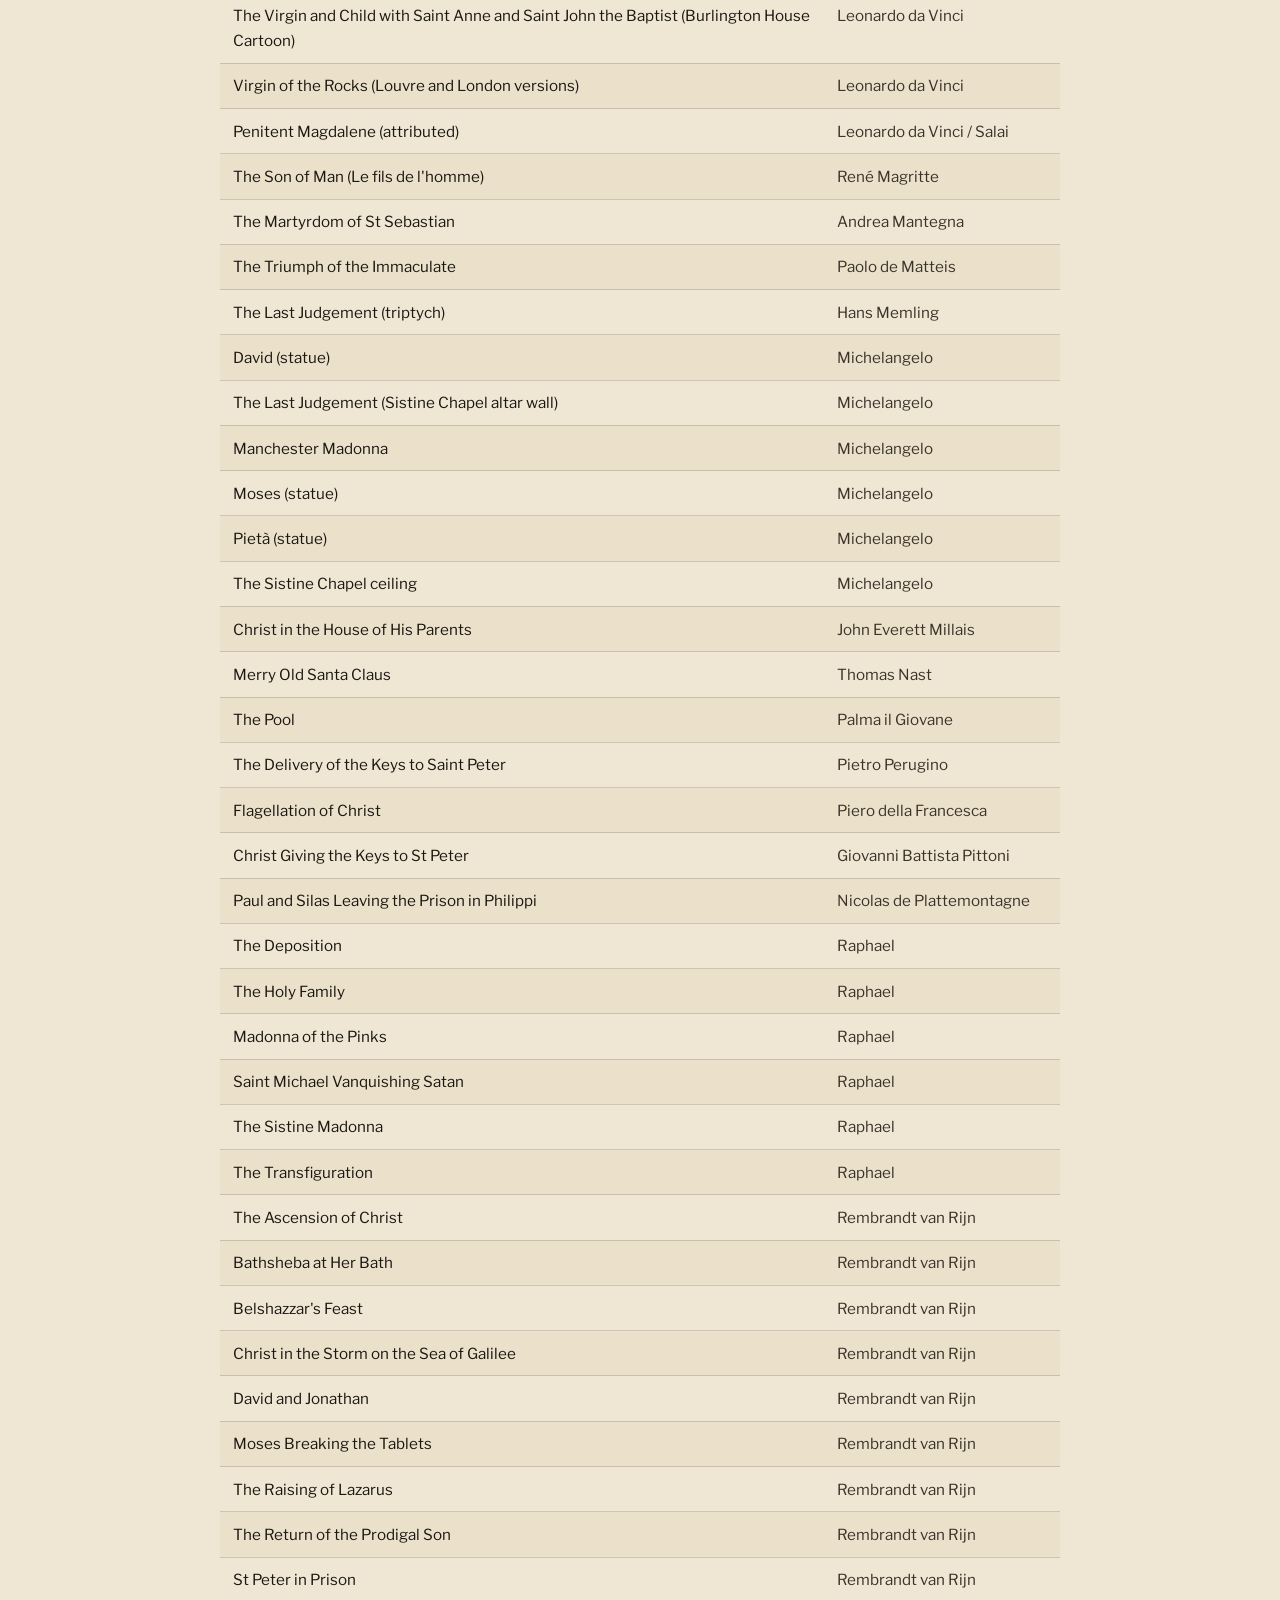
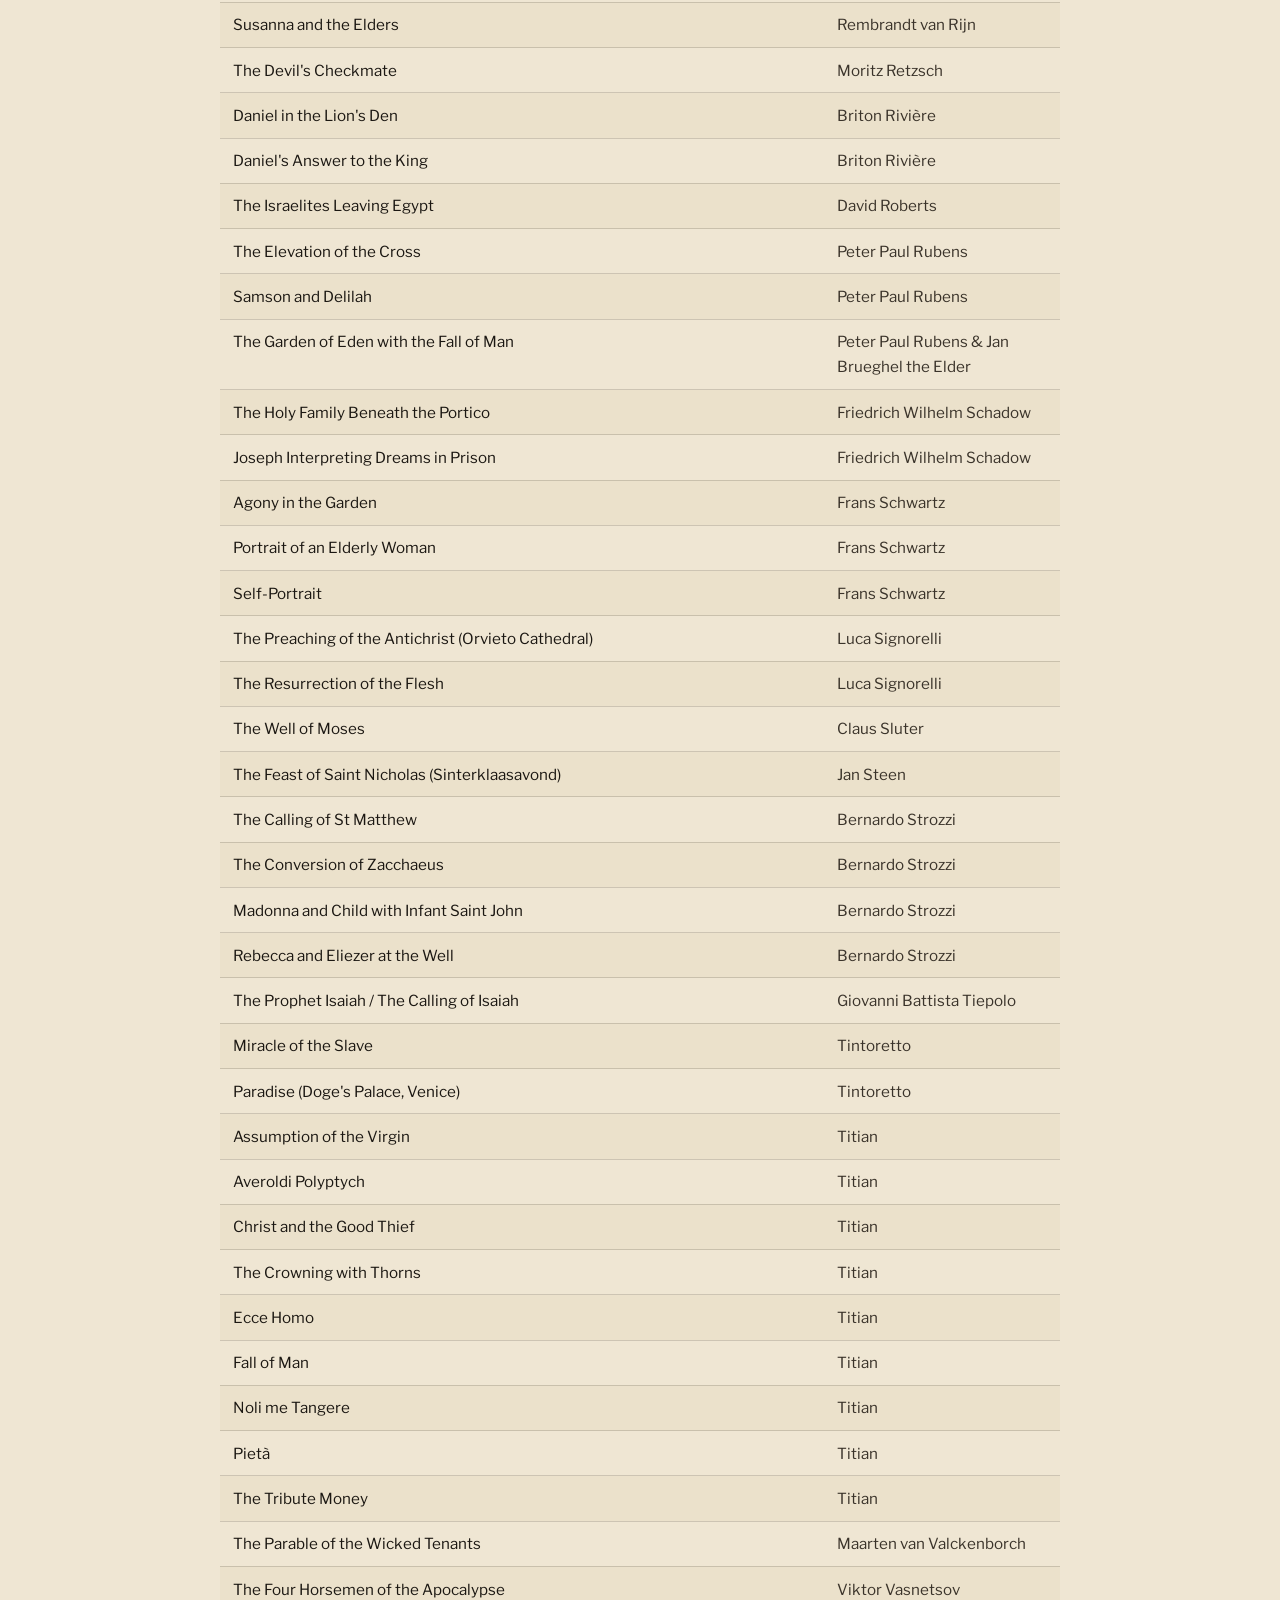
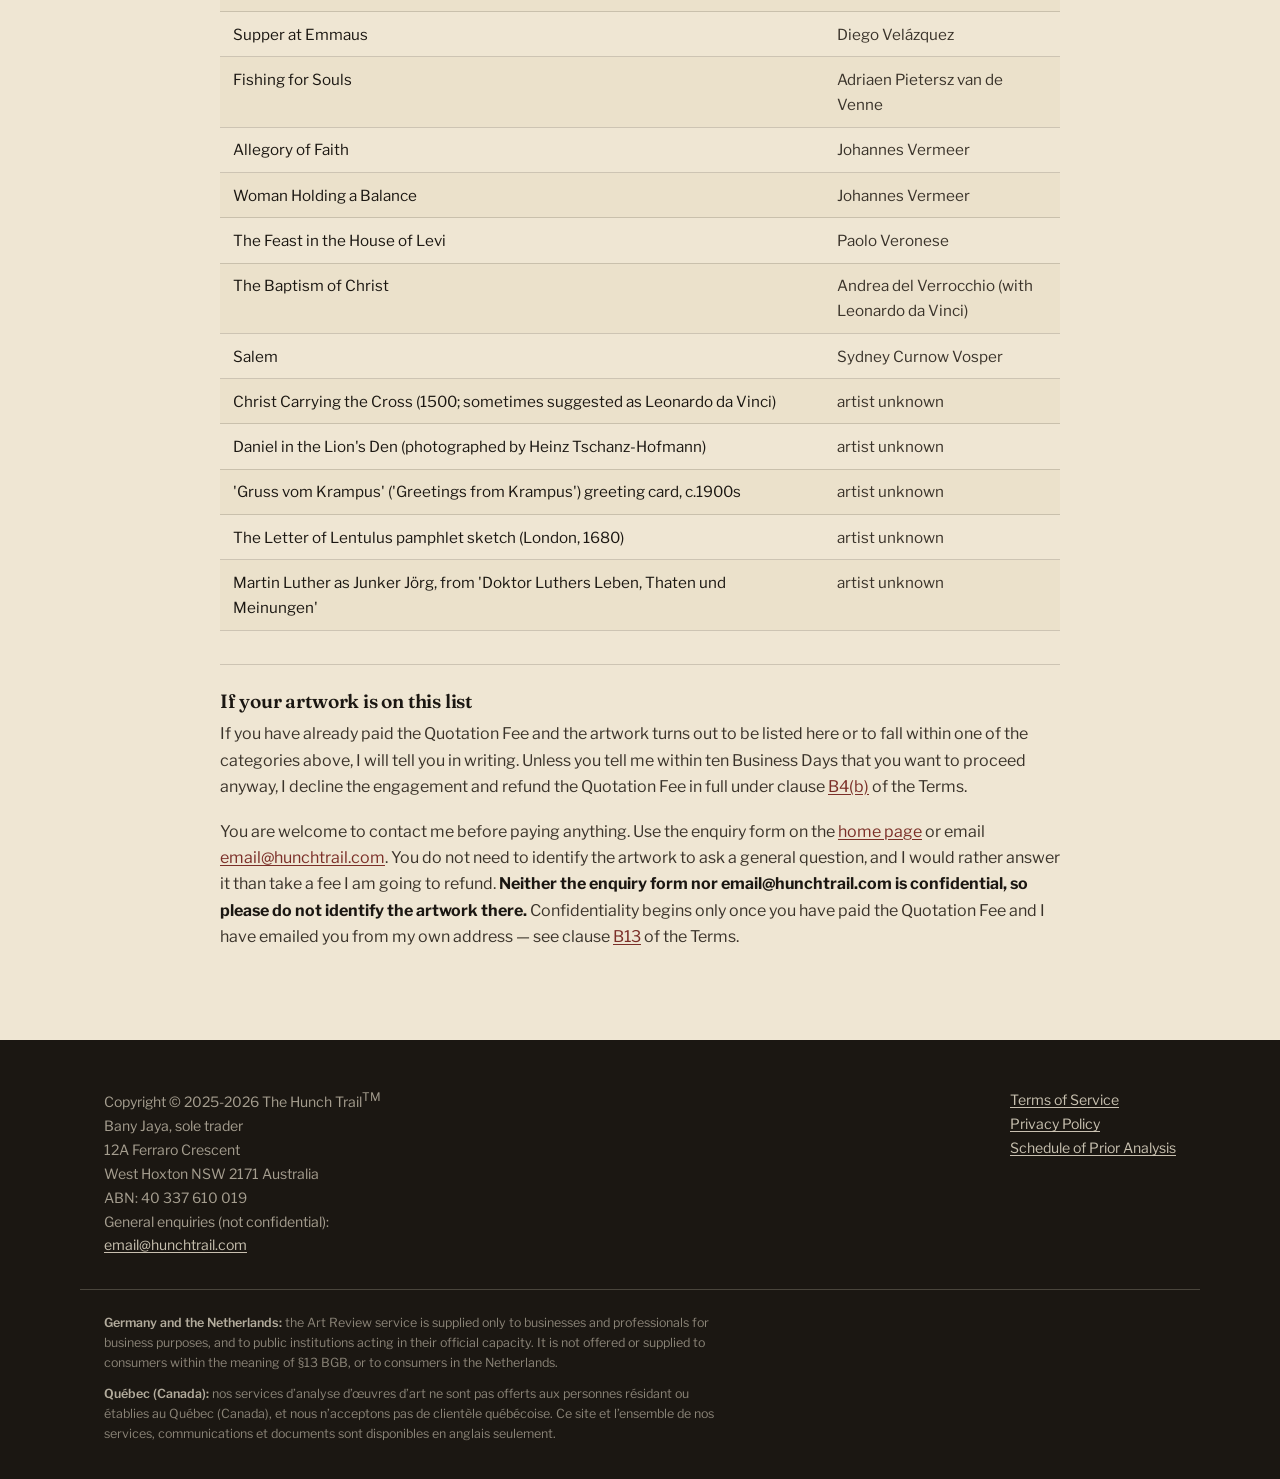
<file: schedule.html>
<!DOCTYPE html>
<!-- ============================================================
     AUTO-GENERATED FILE — DO NOT EDIT DIRECTLY.
     This file is built by build.py from the templates in
     src/ and partials/. Any changes made here will be lost
     the next time build.py runs. To make a change:
       - header/nav for the whole site  -> partials/header.html
       - footer for the whole site       -> partials/footer.html
       - this page's own content         -> src/schedule.html
     Then re-run:  python build.py
============================================================ -->
<html lang="en">
<head>
<meta charset="utf-8" />
<title>Schedule of Prior Analysis — The Hunch Trail™</title>
<meta name="viewport" content="width=device-width, initial-scale=1" />
<meta name="description" content="Artworks already analysed by The Hunch Trail. These are excluded from the confidentiality undertakings that otherwise apply to an Art Review." />
<link rel="canonical" href="https://hunchtrail.com/schedule.html" />

<link rel="stylesheet" href="assets/css/fonts.css">
<link rel="stylesheet" href="assets/css/hunch-theme.css">

<style>
/* ---------------------------------------------------------------
   Scoped styles for the Schedule table.
   Kept on this page rather than added to the shared stylesheet,
   because this is the only page in the site that renders a table.
   All colours come from the theme's existing custom properties, so
   the table inherits any future palette change automatically.
   --------------------------------------------------------------- */
.schedule-wrap{max-width:none;}
.schedule-table{width:100%;border-collapse:collapse;margin:1.6rem 0 2rem;font-size:.95rem;}
.schedule-table caption{text-align:left;font-family:var(--font-mono);font-size:.78rem;text-transform:uppercase;letter-spacing:.05em;color:var(--ink-soft);padding-bottom:.8rem;}
.schedule-table th{text-align:left;font-family:var(--font-mono);font-size:.75rem;text-transform:uppercase;letter-spacing:.06em;color:var(--oxblood);border-bottom:2px solid var(--gold);padding:.6rem .8rem;}
.schedule-table td{border-bottom:1px solid var(--line);padding:.6rem .8rem;color:var(--ink-soft);vertical-align:top;}
.schedule-table tbody tr:nth-child(odd){background:rgba(220,206,175,0.22);}
.schedule-table td:first-child{color:var(--ink);}
/* On narrow screens the two columns stack, so the artist is labelled
   explicitly — otherwise a stacked row reads as two unrelated lines. */
@media (max-width:560px){
	.schedule-table thead{position:absolute;left:-9999px;}
	.schedule-table tr{display:block;border-bottom:1px solid var(--line);padding:.5rem 0;}
	.schedule-table tbody tr:nth-child(odd){background:transparent;}
	.schedule-table td{display:block;border:none;padding:.15rem .2rem;}
	.schedule-table td:last-child::before{content:"by ";color:var(--gold);}
}
</style>
</head>
<body>
<a class="skip-link" href="#main">Skip to content</a>

<!-- shared header — edit partials/header.html, then run build.py -->
<header id="header">
	<div class="wrap bar">
		<h1><a href="https://hunchtrail.com">The Hunch Trail<sup class="headerTM">TM</sup></a></h1>
		<nav class="site-nav" id="siteNav">
			<ul>
				<li><a href="https://hunchtrail.com/#pareidolia">Hidden Details</a></li>
				<li><a href="https://hunchtrail.com/#one">About</a></li>
				<li><a href="https://hunchtrail.com/#two">The Book</a></li>
				<li><a href="https://hunchtrail.com/#work">Art Reviews</a></li>
				<li><a href="https://hunchtrail.com/#contact">Contact</a></li>
				<li><a href="https://hunchtrail.com/#faq">FAQ</a></li>
			</ul>
		</nav>
		<div class="header-actions">
			<a href="https://hunchtrail.com/#work" class="btn btn-primary header-cta">Art Review Quote</a>
			<a href="bookshop_links.html" class="btn btn-accent header-cta">BUY THE BOOK</a>
			<button class="nav-toggle" id="navToggle" aria-expanded="false" aria-controls="siteNav" aria-label="Toggle menu"><span></span></button>
		</div>
	</div>
</header>

<main id="main">
	<section class="page-banner">
		<div class="wrap">
			<p class="eyebrow">Legal</p>
			<h1>Schedule of Prior Analysis</h1>
			<p class="lede">Artworks I have already examined, and which are therefore excluded from the confidentiality undertakings that otherwise apply to an Art Review.</p>
		</div>
	</section>

	<section>
		<div class="wrap prose">

			<p class="meta-line">Last updated: 23 August 2026 &nbsp;·&nbsp; 161 listed works, plus the categories described below</p>

			<h3 id="what">What this page is</h3>

			<p>When you engage me for an Art Review, I take on confidentiality obligations. Those obligations are set out in clause B13 of the <a href="terms.html">Terms of Service</a> and in the Art Review Services Agreement. They are deliberately strong, and they are permanent so far as <b>you</b> are concerned: your identity — including your name and your address — the photographs and documents you send me before I deliver your report (or, if there is no report, before the engagement ends), and the fact that you engaged me at all stay confidential indefinitely.</p>

			<p>This page is about the <b>artworks</b>, not about you.</p>

			<p>I have already carried out my own independent analysis of the works listed below, and of the further categories described in the next section. That analysis was done prior to, and independently of, any client engagement. It is my own work and my own material. I therefore cannot and do not offer any confidentiality undertaking in respect of these works, and I remain free to discuss, write about, film, publish and otherwise use my findings about them, whenever and however I choose.</p>

			<p><b>If you are considering commissioning an Art Review, read this list first.</b> If the artwork you have in mind appears here, or falls within one of the categories below, I will tell you in writing and you choose what happens next. By default the engagement is declined and your Quotation Fee is refunded in full — you need do nothing for that to happen. Alternatively you may tell me in writing, separately and after I have told you, that you want me to go ahead anyway; in that case the engagement continues, no refund is due on this ground, and no confidentiality undertaking attaches to the artwork itself or to anything I find in it. Your identity, your address and your photographs stay confidential permanently in either case. What changes is the artwork. If you take the default option and the engagement is declined, there is no report and nothing to keep confidential. If instead you tell me to go ahead, then for that engagement no confidentiality attaches to the artwork itself or to anything I find in it, and the five-year confidentiality that clause B13(d) would otherwise give the contents of your report does not apply. See clause <a href="terms.html#b9">B9</a> of the Terms.</p>

			<h3 id="categories">The excluded categories in full</h3>

			<p>The exclusion covers all of the following:</p>

			<ul>
				<li><b>(a)</b> every artwork listed on this page in the table below;</li>
				<li><b>(b)</b> the picture book <i>Nicky's Secret: A Christmas Story</i> and every image, illustration and element within it, along with the many artworks that its illustrations allude to, nearly all of which are individually listed on this page anyway;</li>
				<li><b>(c)</b> every artwork discussed, shown or referred to in any video, article, or post published on <a href="https://www.youtube.com/@thehunchtrail" rel="noopener">The Hunch Trail YouTube channel</a>, <a href="https://www.instagram.com/thehunchtrail/" rel="noopener">The Hunch Trail Instagram channel</a>, <a href="https://www.tiktok.com/@thehunchtrail" rel="noopener">The Hunch Trail Tiktok profile</a>, <a href="https://www.twitch.tv/thehunchtrail" rel="noopener">The Hunch Trail Twitch channel</a>, <a href="https://pinterest.com/thehunchtrail/" rel="noopener">The Hunch Trail Pinterest page</a>, <a href="https://www.reddit.com/user/thehunchtrail/" rel="noopener">The Hunch Trail Reddit page</a>, <a href="https://x.com/thehunchtrail" rel="noopener">The Hunch Trail X (Twitter) profile</a>, <a href="https://www.linkedin.com/in/banyjaya" rel="noopener">The Hunch Trail LinkedIn page</a>, or <a href="https://www.facebook.com/profile.php?id=61594384200930" rel="noopener">The Hunch Trail Facebook page</a>;</li>
				<li><b>(d)</b> every artwork discussed, shown or referred to in any article, post, newsletter, video, image, or other material published on any other public channel operated by The Hunch Trail; and</li>
				<li><b>(e)</b> any artwork added to this page from time to time.</li>
			</ul>

			<p>Whether your artwork is on this list is judged as at the day your engagement is formed. If it is not on the list and does not fall within a category then, it does not become excluded, as against your engagement, because of something I publish or add here afterwards — and the confidentiality you already have is not cut down by any later listing. See clause <a href="terms.html#b9">B9</a> of the Terms.</p>

			<p>I add works to this page from time to time. A work does not need to appear in the table to fall within categories (b), (c), (d) or (e) — the categories operate independently of the list, and the list is not exhaustive of the works I have analysed.</p>

			<h3 id="not">What this page does <em>not</em> do</h3>

			<p>Listing a work here does not mean:</p>

			<ul>
				<li>that I claim to have made any discovery about it;</li>
				<li>that I make any claim about its attribution, authenticity, provenance, condition or value;</li>
				<li>that I have any interest in it, or any intention to transact in it; or</li>
				<li>that any opinion I hold about it is correct, complete or capable of verification.</li>
			</ul>

			<p>Everything I publish about any artwork is a subjective opinion arrived at by unaided visual examination using a method of my own that has not been tested, peer-reviewed or published in the scientific literature. It is not a valuation, not an authentication, not an attribution, and not advice. See clause A9 of the <a href="terms.html">Terms of Service</a>.</p>

			<p>Nothing on this page limits any obligation I have under a law that cannot be excluded by agreement, including any obligation of confidence imposed by a court or by statute.</p>

			<h3 id="list">The list</h3>

			<p>Listed by artist, in alphabetical order of the name under which that artist is conventionally filed &mdash; so Leonardo da Vinci appears under L, Jan van Eyck under E, and El Greco under G. Works whose artist is not known are grouped together at the end. Where a work exists in more than one version and the entry says so, every version is covered.</p>

			<div class="schedule-wrap">
			<table class="schedule-table">
				<caption>Artworks previously analysed by The Hunch Trail — excluded from Art Review confidentiality undertakings</caption>
				<thead>
					<tr><th scope="col">Artwork</th><th scope="col">Artist</th></tr>
				</thead>
				<tbody>
					<tr><td>A Ceiling Fresco in the Apostolic Palace</td><td>Giovanni Alberti</td></tr>
					<tr><td>Agony in the Garden</td><td>Giovanni Bellini</td></tr>
					<tr><td>Madonna del Prato</td><td>Giovanni Bellini</td></tr>
					<tr><td>Behemoth and Leviathan (Book of Job illustrations)</td><td>William Blake</td></tr>
					<tr><td>Satan Smiting Job with Sore Boils</td><td>William Blake</td></tr>
					<tr><td>Agony in the Garden</td><td>Carl Bloch</td></tr>
					<tr><td>Christ Healing the Sick at Bethesda</td><td>Carl Bloch</td></tr>
					<tr><td>Christ in Gethsemane</td><td>Carl Bloch</td></tr>
					<tr><td>The Garden of Earthly Delights</td><td>Hieronymus Bosch</td></tr>
					<tr><td>Visions of the Hereafter</td><td>Hieronymus Bosch</td></tr>
					<tr><td>Primavera</td><td>Sandro Botticelli</td></tr>
					<tr><td>The Temptations of Christ (Sistine Chapel)</td><td>Sandro Botticelli</td></tr>
					<tr><td>Dante and Virgil in Hell</td><td>William Bouguereau</td></tr>
					<tr><td>El Hijo Pródigo (The Prodigal Son)</td><td>Giacinto Brandi</td></tr>
					<tr><td>The Tower of Babel</td><td>Pieter Bruegel the Elder</td></tr>
					<tr><td>The Triumph of Death</td><td>Pieter Bruegel the Elder</td></tr>
					<tr><td>The Mérode Altarpiece</td><td>Robert Campin</td></tr>
					<tr><td>The Calling of Saint Matthew</td><td>Caravaggio</td></tr>
					<tr><td>Conversion on the Way to Damascus</td><td>Caravaggio</td></tr>
					<tr><td>Deposition of Christ</td><td>Caravaggio</td></tr>
					<tr><td>Salome with the Head of John the Baptist</td><td>Caravaggio</td></tr>
					<tr><td>Supper at Emmaus</td><td>Caravaggio</td></tr>
					<tr><td>Pietà</td><td>Agostino Carracci</td></tr>
					<tr><td>St Jerome</td><td>Cesare da Sesto</td></tr>
					<tr><td>Route de village, Auvers</td><td>Paul Cézanne</td></tr>
					<tr><td>Ecce Homo</td><td>Antonio Ciseri</td></tr>
					<tr><td>The Virgin and Child</td><td>Carlo Crivelli</td></tr>
					<tr><td>Christ of Saint John of the Cross</td><td>Salvador Dalí</td></tr>
					<tr><td>Portrait of Michelangelo</td><td>Daniele da Volterra</td></tr>
					<tr><td>The Three Legends of Saint Nicholas</td><td>Gerard David</td></tr>
					<tr><td>Portrait previously attributed to Paolo Uccello (Louvre)</td><td>Donatello (attributed)</td></tr>
					<tr><td>The Raising of Lazarus</td><td>Duccio di Buoninsegna</td></tr>
					<tr><td>Christ Among the Doctors</td><td>Albrecht Dürer</td></tr>
					<tr><td>The Arnolfini Portrait</td><td>Jan van Eyck</td></tr>
					<tr><td>The Ghent Altarpiece (The Adoration of the Mystic Lamb)</td><td>Jan van Eyck and Hubert van Eyck</td></tr>
					<tr><td>Adoration of the Magi</td><td>Lavinia Fontana</td></tr>
					<tr><td>Noli me Tangere</td><td>Lavinia Fontana</td></tr>
					<tr><td>Mankind's Eternal Dilemma: The Choice Between Virtue and Vice</td><td>Frans Francken II</td></tr>
					<tr><td>Virgin and Child with Saint Anne</td><td>Gortzius Geldorp</td></tr>
					<tr><td>Adoration of the Magi</td><td>Artemisia Gentileschi</td></tr>
					<tr><td>The Birth of St John the Baptist</td><td>Artemisia Gentileschi</td></tr>
					<tr><td>David and Bathsheba</td><td>Artemisia Gentileschi</td></tr>
					<tr><td>The Last Supper</td><td>Giampietrino</td></tr>
					<tr><td>Adoration of the Magi</td><td>Luca Giordano</td></tr>
					<tr><td>The Fall of the Rebel Angels</td><td>Luca Giordano</td></tr>
					<tr><td>The Tempest</td><td>Giorgione</td></tr>
					<tr><td>Adoration of the Magi</td><td>Giotto</td></tr>
					<tr><td>Death and Ascension of St Francis</td><td>Giotto</td></tr>
					<tr><td>Joachim's Vision of the Angel</td><td>Giotto</td></tr>
					<tr><td>Lamentation (The Mourning of Christ)</td><td>Giotto</td></tr>
					<tr><td>Café Terrace at Night</td><td>Vincent van Gogh</td></tr>
					<tr><td>Christ Driving the Moneychangers from the Temple</td><td>El Greco</td></tr>
					<tr><td>The Adultress before Christ</td><td>Heinrich Hofmann</td></tr>
					<tr><td>The Arrest of Christ</td><td>Heinrich Hofmann</td></tr>
					<tr><td>Christ and the Rich Young Ruler</td><td>Heinrich Hofmann</td></tr>
					<tr><td>Christ in Gethsemane</td><td>Heinrich Hofmann</td></tr>
					<tr><td>Christ in the Temple</td><td>Heinrich Hofmann</td></tr>
					<tr><td>Christ's Image</td><td>Heinrich Hofmann</td></tr>
					<tr><td>Mädchen eine Laute spielend (Girl Playing a Lute)</td><td>Heinrich Hofmann</td></tr>
					<tr><td>The Ambassadors</td><td>Hans Holbein the Younger</td></tr>
					<tr><td>The Light of the World (all versions)</td><td>William Holman Hunt</td></tr>
					<tr><td>The Prophet Elijah in the Desert Awakened by an Angel</td><td>Giovanni Lanfranco</td></tr>
					<tr><td>The Adoration of the Magi</td><td>Leonardo da Vinci</td></tr>
					<tr><td>The Annunciation (Uffizi and Louvre versions)</td><td>Leonardo da Vinci</td></tr>
					<tr><td>Bacchus (originally Saint John the Baptist)</td><td>Leonardo da Vinci</td></tr>
					<tr><td>The Benois Madonna</td><td>Leonardo da Vinci</td></tr>
					<tr><td>Ginevra de' Benci</td><td>Leonardo da Vinci</td></tr>
					<tr><td>The Last Supper</td><td>Leonardo da Vinci</td></tr>
					<tr><td>Leda and the Swan (Melzi's copy, Uffizi — after Leonardo)</td><td>Leonardo da Vinci</td></tr>
					<tr><td>Madonna and Child with the Infant Saint John the Baptist (all versions, including Leonardo da Vinci's workshop versions, and versions painted after by other artists)</td><td>Leonardo da Vinci</td></tr>
					<tr><td>Madonna Litta</td><td>Leonardo da Vinci</td></tr>
					<tr><td>Madonna of the Carnation (Carnation Madonna)</td><td>Leonardo da Vinci</td></tr>
					<tr><td>Madonna of the Yarnwinder (the Buccleuch, Lansdowne, Museo Soumaya and Christ Church Oxford versions)</td><td>Leonardo da Vinci</td></tr>
					<tr><td>Mona Lisa</td><td>Leonardo da Vinci</td></tr>
					<tr><td>Portrait of a Musician</td><td>Leonardo da Vinci</td></tr>
					<tr><td>Saint Jerome in the Wilderness</td><td>Leonardo da Vinci</td></tr>
					<tr><td>Saint John the Baptist</td><td>Leonardo da Vinci</td></tr>
					<tr><td>Salvator Mundi</td><td>Leonardo da Vinci</td></tr>
					<tr><td>The Virgin and Child with Saint Anne</td><td>Leonardo da Vinci</td></tr>
					<tr><td>The Virgin and Child with Saint Anne and Saint John the Baptist (Burlington House Cartoon)</td><td>Leonardo da Vinci</td></tr>
					<tr><td>Virgin of the Rocks (Louvre and London versions)</td><td>Leonardo da Vinci</td></tr>
					<tr><td>Penitent Magdalene (attributed)</td><td>Leonardo da Vinci / Salai</td></tr>
					<tr><td>The Son of Man (Le fils de l'homme)</td><td>René Magritte</td></tr>
					<tr><td>The Martyrdom of St Sebastian</td><td>Andrea Mantegna</td></tr>
					<tr><td>The Triumph of the Immaculate</td><td>Paolo de Matteis</td></tr>
					<tr><td>The Last Judgement (triptych)</td><td>Hans Memling</td></tr>
					<tr><td>David (statue)</td><td>Michelangelo</td></tr>
					<tr><td>The Last Judgement (Sistine Chapel altar wall)</td><td>Michelangelo</td></tr>
					<tr><td>Manchester Madonna</td><td>Michelangelo</td></tr>
					<tr><td>Moses (statue)</td><td>Michelangelo</td></tr>
					<tr><td>Pietà (statue)</td><td>Michelangelo</td></tr>
					<tr><td>The Sistine Chapel ceiling</td><td>Michelangelo</td></tr>
					<tr><td>Christ in the House of His Parents</td><td>John Everett Millais</td></tr>
					<tr><td>Merry Old Santa Claus</td><td>Thomas Nast</td></tr>
					<tr><td>The Pool</td><td>Palma il Giovane</td></tr>
					<tr><td>The Delivery of the Keys to Saint Peter</td><td>Pietro Perugino</td></tr>
					<tr><td>Flagellation of Christ</td><td>Piero della Francesca</td></tr>
					<tr><td>Christ Giving the Keys to St Peter</td><td>Giovanni Battista Pittoni</td></tr>
					<tr><td>Paul and Silas Leaving the Prison in Philippi</td><td>Nicolas de Plattemontagne</td></tr>
					<tr><td>The Deposition</td><td>Raphael</td></tr>
					<tr><td>The Holy Family</td><td>Raphael</td></tr>
					<tr><td>Madonna of the Pinks</td><td>Raphael</td></tr>
					<tr><td>Saint Michael Vanquishing Satan</td><td>Raphael</td></tr>
					<tr><td>The Sistine Madonna</td><td>Raphael</td></tr>
					<tr><td>The Transfiguration</td><td>Raphael</td></tr>
					<tr><td>The Ascension of Christ</td><td>Rembrandt van Rijn</td></tr>
					<tr><td>Bathsheba at Her Bath</td><td>Rembrandt van Rijn</td></tr>
					<tr><td>Belshazzar's Feast</td><td>Rembrandt van Rijn</td></tr>
					<tr><td>Christ in the Storm on the Sea of Galilee</td><td>Rembrandt van Rijn</td></tr>
					<tr><td>David and Jonathan</td><td>Rembrandt van Rijn</td></tr>
					<tr><td>Moses Breaking the Tablets</td><td>Rembrandt van Rijn</td></tr>
					<tr><td>The Raising of Lazarus</td><td>Rembrandt van Rijn</td></tr>
					<tr><td>The Return of the Prodigal Son</td><td>Rembrandt van Rijn</td></tr>
					<tr><td>St Peter in Prison</td><td>Rembrandt van Rijn</td></tr>
					<tr><td>Susanna and the Elders</td><td>Rembrandt van Rijn</td></tr>
					<tr><td>The Devil's Checkmate</td><td>Moritz Retzsch</td></tr>
					<tr><td>Daniel in the Lion's Den</td><td>Briton Rivière</td></tr>
					<tr><td>Daniel's Answer to the King</td><td>Briton Rivière</td></tr>
					<tr><td>The Israelites Leaving Egypt</td><td>David Roberts</td></tr>
					<tr><td>The Elevation of the Cross</td><td>Peter Paul Rubens</td></tr>
					<tr><td>Samson and Delilah</td><td>Peter Paul Rubens</td></tr>
					<tr><td>The Garden of Eden with the Fall of Man</td><td>Peter Paul Rubens &amp; Jan Brueghel the Elder</td></tr>
					<tr><td>The Holy Family Beneath the Portico</td><td>Friedrich Wilhelm Schadow</td></tr>
					<tr><td>Joseph Interpreting Dreams in Prison</td><td>Friedrich Wilhelm Schadow</td></tr>
					<tr><td>Agony in the Garden</td><td>Frans Schwartz</td></tr>
					<tr><td>Portrait of an Elderly Woman</td><td>Frans Schwartz</td></tr>
					<tr><td>Self-Portrait</td><td>Frans Schwartz</td></tr>
					<tr><td>The Preaching of the Antichrist (Orvieto Cathedral)</td><td>Luca Signorelli</td></tr>
					<tr><td>The Resurrection of the Flesh</td><td>Luca Signorelli</td></tr>
					<tr><td>The Well of Moses</td><td>Claus Sluter</td></tr>
					<tr><td>The Feast of Saint Nicholas (Sinterklaasavond)</td><td>Jan Steen</td></tr>
					<tr><td>The Calling of St Matthew</td><td>Bernardo Strozzi</td></tr>
					<tr><td>The Conversion of Zacchaeus</td><td>Bernardo Strozzi</td></tr>
					<tr><td>Madonna and Child with Infant Saint John</td><td>Bernardo Strozzi</td></tr>
					<tr><td>Rebecca and Eliezer at the Well</td><td>Bernardo Strozzi</td></tr>
					<tr><td>The Prophet Isaiah / The Calling of Isaiah</td><td>Giovanni Battista Tiepolo</td></tr>
					<tr><td>Miracle of the Slave</td><td>Tintoretto</td></tr>
					<tr><td>Paradise (Doge's Palace, Venice)</td><td>Tintoretto</td></tr>
					<tr><td>Assumption of the Virgin</td><td>Titian</td></tr>
					<tr><td>Averoldi Polyptych</td><td>Titian</td></tr>
					<tr><td>Christ and the Good Thief</td><td>Titian</td></tr>
					<tr><td>The Crowning with Thorns</td><td>Titian</td></tr>
					<tr><td>Ecce Homo</td><td>Titian</td></tr>
					<tr><td>Fall of Man</td><td>Titian</td></tr>
					<tr><td>Noli me Tangere</td><td>Titian</td></tr>
					<tr><td>Pietà</td><td>Titian</td></tr>
					<tr><td>The Tribute Money</td><td>Titian</td></tr>
					<tr><td>The Parable of the Wicked Tenants</td><td>Maarten van Valckenborch</td></tr>
					<tr><td>The Four Horsemen of the Apocalypse</td><td>Viktor Vasnetsov</td></tr>
					<tr><td>Supper at Emmaus</td><td>Diego Velázquez</td></tr>
					<tr><td>Fishing for Souls</td><td>Adriaen Pietersz van de Venne</td></tr>
					<tr><td>Allegory of Faith</td><td>Johannes Vermeer</td></tr>
					<tr><td>Woman Holding a Balance</td><td>Johannes Vermeer</td></tr>
					<tr><td>The Feast in the House of Levi</td><td>Paolo Veronese</td></tr>
					<tr><td>The Baptism of Christ</td><td>Andrea del Verrocchio (with Leonardo da Vinci)</td></tr>
					<tr><td>Salem</td><td>Sydney Curnow Vosper</td></tr>
					<tr><td>Christ Carrying the Cross (1500; sometimes suggested as Leonardo da Vinci)</td><td>artist unknown</td></tr>
					<tr><td>Daniel in the Lion's Den (photographed by Heinz Tschanz-Hofmann)</td><td>artist unknown</td></tr>
					<tr><td>'Gruss vom Krampus' ('Greetings from Krampus') greeting card, c.1900s</td><td>artist unknown</td></tr>
					<tr><td>The Letter of Lentulus pamphlet sketch (London, 1680)</td><td>artist unknown</td></tr>
					<tr><td>Martin Luther as Junker Jörg, from 'Doktor Luthers Leben, Thaten und Meinungen'</td><td>artist unknown</td></tr>
				</tbody>
			</table>
			</div>

			<h3 id="questions">If your artwork is on this list</h3>

			<p>If you have already paid the Quotation Fee and the artwork turns out to be listed here or to fall within one of the categories above, I will tell you in writing. Unless you tell me within ten Business Days that you want to proceed anyway, I decline the engagement and refund the Quotation Fee in full under clause <a href="terms.html#b4">B4(b)</a> of the Terms.</p>

			<p>You are welcome to contact me before paying anything. Use the enquiry form on the <a href="https://hunchtrail.com/#contact">home page</a> or email <a href="mailto:email@hunchtrail.com">email@hunchtrail.com</a>. You do not need to identify the artwork to ask a general question, and I would rather answer it than take a fee I am going to refund. <b>Neither the enquiry form nor email@hunchtrail.com is confidential, so please do not identify the artwork there.</b> Confidentiality begins only once you have paid the Quotation Fee and I have emailed you from my own address &mdash; see clause <a href="terms.html#b13">B13</a> of the Terms.</p>

		</div>
	</section>
</main>

<!-- shared footer — edit partials/footer.html, then run build.py -->
<footer id="footer">
	<div class="wrap">
		<div class="legal-lines">
			Copyright &copy; 2025-<span id="thisYear"></span> The Hunch Trail<sup>TM</sup><br>
			Bany Jaya, sole trader<br>
			12A Ferraro Crescent<br>
			West Hoxton NSW 2171 Australia<br>
			ABN: 40 337 610 019<br>
			General enquiries (not confidential):<br>
			<a href="mailto:email@hunchtrail.com">email@hunchtrail.com</a>
		</div>
		<div class="legal-lines">
			<a href="terms.html">Terms of Service</a><br>
			<a href="privacy.html">Privacy Policy</a><br>
			<a href="schedule.html">Schedule of Prior Analysis</a>
		</div>
	</div>
	<div class="wrap footer-notices">
		<p class="footer-notice" lang="en"><b>Germany and the Netherlands:</b> the Art Review service is supplied only to businesses and professionals for business purposes, and to public institutions acting in their official capacity. It is not offered or supplied to consumers within the meaning of &sect;13 BGB, or to consumers in the Netherlands.</p>
		<p class="footer-notice" lang="fr"><b>Qu&eacute;bec (Canada): </b>nos services d&rsquo;analyse d&rsquo;&oelig;uvres d&rsquo;art ne sont pas offerts aux personnes r&eacute;sidant ou &eacute;tablies au Qu&eacute;bec (Canada), et nous n&rsquo;acceptons pas de client&egrave;le qu&eacute;b&eacute;coise. Ce site et l&rsquo;ensemble de nos services, communications et documents sont disponibles en anglais seulement.</p>
	</div>
</footer>

<!--
	Page-view and security logger — page path, time, referral-source tag,
	referring page, User-Agent, the approximate country, state/province and
	network of the IP address, and a keyed hash of the address (never the
	address itself). The time, User-Agent, location and hash are worked out
	by the Lambda function from the request itself, not sent by this script.
	See assets/js/visit-log.js for exactly what it sends, and privacy.html
	section 2 for the disclosure this corresponds to. Deleted
	automatically 180 days after being written.
-->
<script src="assets/js/visit-log.js"></script>

<script src="assets/js/hunch-theme.js"></script>
</body>
</html>
</file>
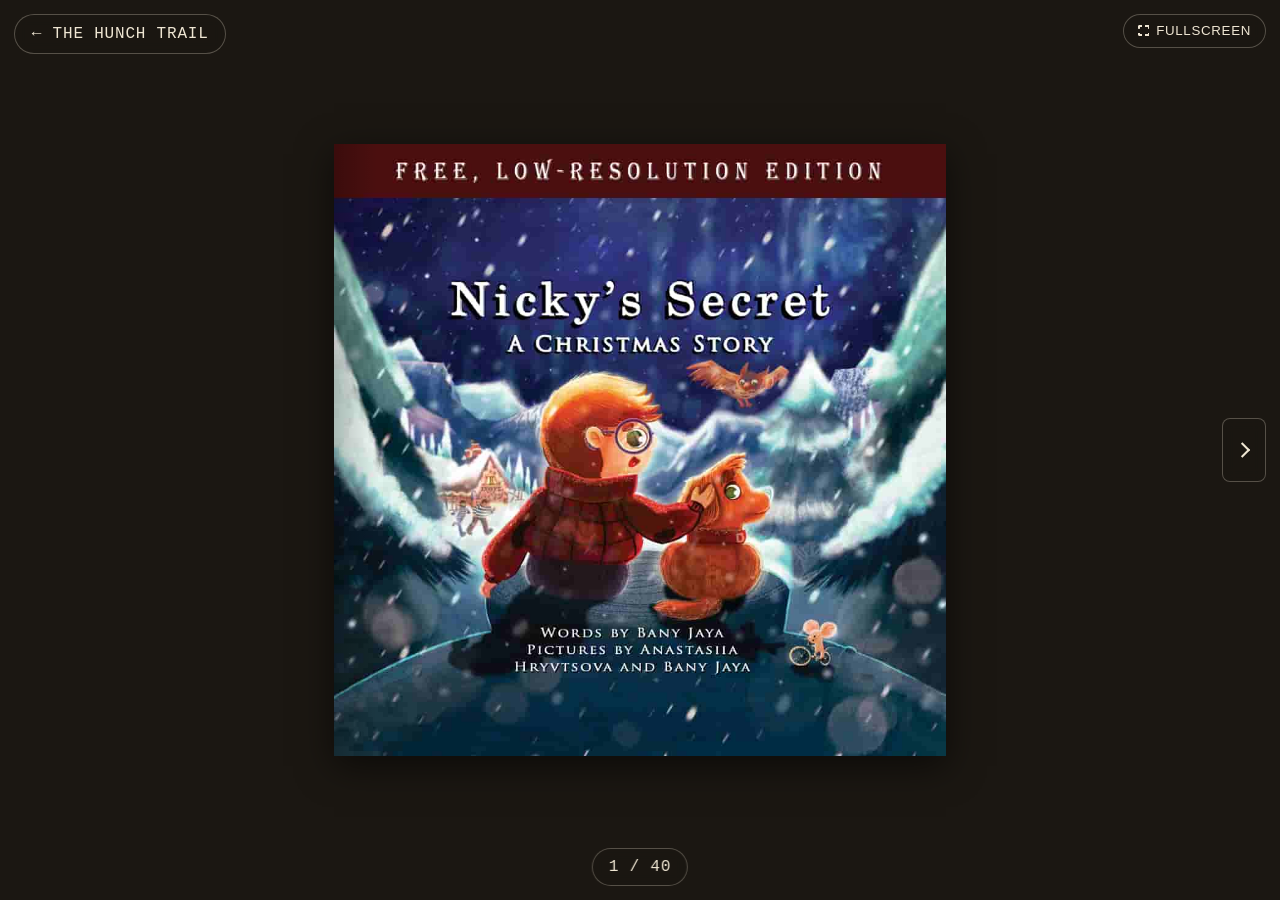
<file: fullbook/readfree.html>
<!doctype html>
<html lang="en">
<head>
<meta charset="utf-8">
<title>Nicky's Secret — Read Online Free | The Hunch Trail</title>
<meta name="description" content="Read Nicky's Secret: A Christmas Story online for free, in low resolution. Turn the pages below.">

<!--
	viewport-fit=cover lets the book paint underneath the iPhone notch / home
	indicator; the safe-area insets in reader.css keep the buttons clear of them.
	NOTE: the previous version of this page had its viewport tag commented out,
	which made iPhones render it at the 980px desktop default and zoom out.
-->
<meta name="viewport" content="width=device-width, initial-scale=1, viewport-fit=cover">

<!-- Chromeless launch when the reader is saved to an iOS/Android home screen. -->
<meta name="apple-mobile-web-app-capable" content="yes">
<meta name="mobile-web-app-capable" content="yes">
<meta name="apple-mobile-web-app-status-bar-style" content="black-translucent">
<meta name="theme-color" content="#1B1712">

<link rel="manifest" href="manifest.json">
<!-- rel="icon" (not the obsolete "shortcut icon"), and the real MIME type:
     the file is a PNG, so declaring it as image/x-icon was simply wrong. -->
<link rel="icon" href="pics/favicon.png" type="image/png">
<link rel="apple-touch-icon" href="pics/favicon.png">

<!-- The cover is the only image needed for first paint, so it gets a head start. -->
<link rel="preload" as="image" href="pages/1.jpg">

<link rel="stylesheet" href="css/reader.css">
</head>

<body>

<!--
	#reader is the whole screen. Everything inside is absolutely positioned, so
	the document never scrolls: the book is always "fullscreen" in the visual
	sense even where the Fullscreen API is unavailable (notably iPhone Safari).
-->
<div id="reader" class="reader">

	<!-- The book itself. Sized and positioned entirely from JS (see layout()). -->
	<div id="stage" class="stage" aria-label="Nicky's Secret, page viewer">

		<!-- Static pages currently lying flat. -->
		<div class="page page--left"><img alt=""></div>
		<div class="page page--right"><img alt=""></div>

		<!--
			The turning sheet. Three stacked layers, all occupying the same
			rectangle as the sheet being turned:
			  under  - the page revealed as the sheet lifts away
			  front  - the face you were looking at, clipped to the unfolded part
			  flap   - the reverse face, clipped to the folded part and mirrored
			           across the fold line
		-->
		<div id="fold" class="fold" hidden>
			<div class="fold__under"><img alt=""></div>
			<div class="fold__front"><img alt=""><i class="fold__crease"></i></div>
			<div class="fold__flap"><img alt=""><i class="fold__shade"></i></div>
		</div>

	</div>

	<!-- Floating controls. Semi-transparent so the artwork stays readable. -->
	<a class="ctl ctl--home" href="https://hunchtrail.com">&larr;&nbsp;The Hunch Trail</a>

	<button class="ctl ctl--full" id="fullscreenBtn" type="button" hidden
	        aria-label="Enter fullscreen">
		<span class="ctl__icon" aria-hidden="true"></span>
		<span class="ctl__label">Fullscreen</span>
	</button>

	<button class="nav nav--prev" id="prevBtn" type="button" aria-label="Previous page"></button>
	<button class="nav nav--next" id="nextBtn" type="button" aria-label="Next page"></button>

	<!-- Filled in by reader.js on first layout. Deliberately left blank here:
	     a hard-coded "1 / 40" is a second copy of PAGE_COUNT that would quietly
	     go wrong the day the book gains or loses a page. -->
	<p class="counter" id="counter" aria-live="polite"></p>

	<!-- Shown until the first page image has decoded. -->
	<div class="spinner" id="spinner" role="status" aria-label="Loading"></div>

</div>

<script src="js/reader.js"></script>

<!--
	Anonymous visit logger — same script the rest of the site uses.
	Referenced with a leading slash (root-relative) because this page
	lives one directory below the site root, unlike the pages built
	from src/+partials/. See assets/js/visit-log.js.
-->
<script src="/assets/js/visit-log.js"></script>
</body>
</html>
</file>
<file: assets/css/fonts.css>
/* ================================================================
   fonts.css — GENERATED by fetch_fonts.py. Do not hand-edit.
   Self-hosted copies of Fraunces, Libre Franklin, IBM Plex Mono
   and Source Sans Pro (SIL Open Font License 1.1).
   Serving these from our own domain means no visitor's browser
   contacts a third party font service, and no IP address is
   disclosed to one, before the page renders.
   To refresh: run  python fetch_fonts.py
   ================================================================ */

/* vietnamese */
@font-face {
  font-family: 'Fraunces';
  font-style: normal;
  font-weight: 300 900;
  font-display: swap;
  src: url(../webfonts/google/6NU78FyLNQOQZAnv9bYEvDiIdE9Ea92uemAk_WBq8U_9v0c2Wa0KxCBTeO-U.woff2) format('woff2');
  unicode-range: U+0102-0103, U+0110-0111, U+0128-0129, U+0168-0169, U+01A0-01A1, U+01AF-01B0, U+0300-0301, U+0303-0304, U+0308-0309, U+0323, U+0329, U+1EA0-1EF9, U+20AB;
}
/* latin-ext */
@font-face {
  font-family: 'Fraunces';
  font-style: normal;
  font-weight: 300 900;
  font-display: swap;
  src: url(../webfonts/google/6NU78FyLNQOQZAnv9bYEvDiIdE9Ea92uemAk_WBq8U_9v0c2Wa0KxCFTeO-U.woff2) format('woff2');
  unicode-range: U+0100-02BA, U+02BD-02C5, U+02C7-02CC, U+02CE-02D7, U+02DD-02FF, U+0304, U+0308, U+0329, U+1D00-1DBF, U+1E00-1E9F, U+1EF2-1EFF, U+2020, U+20A0-20AB, U+20AD-20C0, U+2113, U+2C60-2C7F, U+A720-A7FF;
}
/* latin */
@font-face {
  font-family: 'Fraunces';
  font-style: normal;
  font-weight: 300 900;
  font-display: swap;
  src: url(../webfonts/google/6NU78FyLNQOQZAnv9bYEvDiIdE9Ea92uemAk_WBq8U_9v0c2Wa0KxC9TeA.woff2) format('woff2');
  unicode-range: U+0000-00FF, U+0131, U+0152-0153, U+02BB-02BC, U+02C6, U+02DA, U+02DC, U+0304, U+0308, U+0329, U+2000-206F, U+20AC, U+2122, U+2191, U+2193, U+2212, U+2215, U+FEFF, U+FFFD;
}
/* cyrillic-ext */
@font-face {
  font-family: 'IBM Plex Mono';
  font-style: normal;
  font-weight: 400;
  font-display: swap;
  src: url(../webfonts/google/-F63fjptAgt5VM-kVkqdyU8n1iIq129k.woff2) format('woff2');
  unicode-range: U+0460-052F, U+1C80-1C8A, U+20B4, U+2DE0-2DFF, U+A640-A69F, U+FE2E-FE2F;
}
/* cyrillic */
@font-face {
  font-family: 'IBM Plex Mono';
  font-style: normal;
  font-weight: 400;
  font-display: swap;
  src: url(../webfonts/google/-F63fjptAgt5VM-kVkqdyU8n1isq129k.woff2) format('woff2');
  unicode-range: U+0301, U+0400-045F, U+0490-0491, U+04B0-04B1, U+2116;
}
/* vietnamese */
@font-face {
  font-family: 'IBM Plex Mono';
  font-style: normal;
  font-weight: 400;
  font-display: swap;
  src: url(../webfonts/google/-F63fjptAgt5VM-kVkqdyU8n1iAq129k.woff2) format('woff2');
  unicode-range: U+0102-0103, U+0110-0111, U+0128-0129, U+0168-0169, U+01A0-01A1, U+01AF-01B0, U+0300-0301, U+0303-0304, U+0308-0309, U+0323, U+0329, U+1EA0-1EF9, U+20AB;
}
/* latin-ext */
@font-face {
  font-family: 'IBM Plex Mono';
  font-style: normal;
  font-weight: 400;
  font-display: swap;
  src: url(../webfonts/google/-F63fjptAgt5VM-kVkqdyU8n1iEq129k.woff2) format('woff2');
  unicode-range: U+0100-02BA, U+02BD-02C5, U+02C7-02CC, U+02CE-02D7, U+02DD-02FF, U+0304, U+0308, U+0329, U+1D00-1DBF, U+1E00-1E9F, U+1EF2-1EFF, U+2020, U+20A0-20AB, U+20AD-20C0, U+2113, U+2C60-2C7F, U+A720-A7FF;
}
/* latin */
@font-face {
  font-family: 'IBM Plex Mono';
  font-style: normal;
  font-weight: 400;
  font-display: swap;
  src: url(../webfonts/google/-F63fjptAgt5VM-kVkqdyU8n1i8q1w.woff2) format('woff2');
  unicode-range: U+0000-00FF, U+0131, U+0152-0153, U+02BB-02BC, U+02C6, U+02DA, U+02DC, U+0304, U+0308, U+0329, U+2000-206F, U+20AC, U+2122, U+2191, U+2193, U+2212, U+2215, U+FEFF, U+FFFD;
}
/* cyrillic-ext */
@font-face {
  font-family: 'IBM Plex Mono';
  font-style: normal;
  font-weight: 500;
  font-display: swap;
  src: url(../webfonts/google/-F6qfjptAgt5VM-kVkqdyU8n3twJwl1FgtIU.woff2) format('woff2');
  unicode-range: U+0460-052F, U+1C80-1C8A, U+20B4, U+2DE0-2DFF, U+A640-A69F, U+FE2E-FE2F;
}
/* cyrillic */
@font-face {
  font-family: 'IBM Plex Mono';
  font-style: normal;
  font-weight: 500;
  font-display: swap;
  src: url(../webfonts/google/-F6qfjptAgt5VM-kVkqdyU8n3twJwlRFgtIU.woff2) format('woff2');
  unicode-range: U+0301, U+0400-045F, U+0490-0491, U+04B0-04B1, U+2116;
}
/* vietnamese */
@font-face {
  font-family: 'IBM Plex Mono';
  font-style: normal;
  font-weight: 500;
  font-display: swap;
  src: url(../webfonts/google/-F6qfjptAgt5VM-kVkqdyU8n3twJwl9FgtIU.woff2) format('woff2');
  unicode-range: U+0102-0103, U+0110-0111, U+0128-0129, U+0168-0169, U+01A0-01A1, U+01AF-01B0, U+0300-0301, U+0303-0304, U+0308-0309, U+0323, U+0329, U+1EA0-1EF9, U+20AB;
}
/* latin-ext */
@font-face {
  font-family: 'IBM Plex Mono';
  font-style: normal;
  font-weight: 500;
  font-display: swap;
  src: url(../webfonts/google/-F6qfjptAgt5VM-kVkqdyU8n3twJwl5FgtIU.woff2) format('woff2');
  unicode-range: U+0100-02BA, U+02BD-02C5, U+02C7-02CC, U+02CE-02D7, U+02DD-02FF, U+0304, U+0308, U+0329, U+1D00-1DBF, U+1E00-1E9F, U+1EF2-1EFF, U+2020, U+20A0-20AB, U+20AD-20C0, U+2113, U+2C60-2C7F, U+A720-A7FF;
}
/* latin */
@font-face {
  font-family: 'IBM Plex Mono';
  font-style: normal;
  font-weight: 500;
  font-display: swap;
  src: url(../webfonts/google/-F6qfjptAgt5VM-kVkqdyU8n3twJwlBFgg.woff2) format('woff2');
  unicode-range: U+0000-00FF, U+0131, U+0152-0153, U+02BB-02BC, U+02C6, U+02DA, U+02DC, U+0304, U+0308, U+0329, U+2000-206F, U+20AC, U+2122, U+2191, U+2193, U+2212, U+2215, U+FEFF, U+FFFD;
}
/* cyrillic-ext */
@font-face {
  font-family: 'Libre Franklin';
  font-style: normal;
  font-weight: 300;
  font-display: swap;
  src: url(../webfonts/google/jizDREVItHgc8qDIbSTKq4XkRiUS2zcLig.woff2) format('woff2');
  unicode-range: U+0460-052F, U+1C80-1C8A, U+20B4, U+2DE0-2DFF, U+A640-A69F, U+FE2E-FE2F;
}
/* cyrillic */
@font-face {
  font-family: 'Libre Franklin';
  font-style: normal;
  font-weight: 300;
  font-display: swap;
  src: url(../webfonts/google/jizDREVItHgc8qDIbSTKq4XkRiUb2zcLig.woff2) format('woff2');
  unicode-range: U+0301, U+0400-045F, U+0490-0491, U+04B0-04B1, U+2116;
}
/* vietnamese */
@font-face {
  font-family: 'Libre Franklin';
  font-style: normal;
  font-weight: 300;
  font-display: swap;
  src: url(../webfonts/google/jizDREVItHgc8qDIbSTKq4XkRiUQ2zcLig.woff2) format('woff2');
  unicode-range: U+0102-0103, U+0110-0111, U+0128-0129, U+0168-0169, U+01A0-01A1, U+01AF-01B0, U+0300-0301, U+0303-0304, U+0308-0309, U+0323, U+0329, U+1EA0-1EF9, U+20AB;
}
/* latin-ext */
@font-face {
  font-family: 'Libre Franklin';
  font-style: normal;
  font-weight: 300;
  font-display: swap;
  src: url(../webfonts/google/jizDREVItHgc8qDIbSTKq4XkRiUR2zcLig.woff2) format('woff2');
  unicode-range: U+0100-02BA, U+02BD-02C5, U+02C7-02CC, U+02CE-02D7, U+02DD-02FF, U+0304, U+0308, U+0329, U+1D00-1DBF, U+1E00-1E9F, U+1EF2-1EFF, U+2020, U+20A0-20AB, U+20AD-20C0, U+2113, U+2C60-2C7F, U+A720-A7FF;
}
/* latin */
@font-face {
  font-family: 'Libre Franklin';
  font-style: normal;
  font-weight: 300;
  font-display: swap;
  src: url(../webfonts/google/jizDREVItHgc8qDIbSTKq4XkRiUf2zc.woff2) format('woff2');
  unicode-range: U+0000-00FF, U+0131, U+0152-0153, U+02BB-02BC, U+02C6, U+02DA, U+02DC, U+0304, U+0308, U+0329, U+2000-206F, U+20AC, U+2122, U+2191, U+2193, U+2212, U+2215, U+FEFF, U+FFFD;
}
/* cyrillic-ext */
@font-face {
  font-family: 'Libre Franklin';
  font-style: normal;
  font-weight: 400;
  font-display: swap;
  src: url(../webfonts/google/jizDREVItHgc8qDIbSTKq4XkRiUS2zcLig.woff2) format('woff2');
  unicode-range: U+0460-052F, U+1C80-1C8A, U+20B4, U+2DE0-2DFF, U+A640-A69F, U+FE2E-FE2F;
}
/* cyrillic */
@font-face {
  font-family: 'Libre Franklin';
  font-style: normal;
  font-weight: 400;
  font-display: swap;
  src: url(../webfonts/google/jizDREVItHgc8qDIbSTKq4XkRiUb2zcLig.woff2) format('woff2');
  unicode-range: U+0301, U+0400-045F, U+0490-0491, U+04B0-04B1, U+2116;
}
/* vietnamese */
@font-face {
  font-family: 'Libre Franklin';
  font-style: normal;
  font-weight: 400;
  font-display: swap;
  src: url(../webfonts/google/jizDREVItHgc8qDIbSTKq4XkRiUQ2zcLig.woff2) format('woff2');
  unicode-range: U+0102-0103, U+0110-0111, U+0128-0129, U+0168-0169, U+01A0-01A1, U+01AF-01B0, U+0300-0301, U+0303-0304, U+0308-0309, U+0323, U+0329, U+1EA0-1EF9, U+20AB;
}
/* latin-ext */
@font-face {
  font-family: 'Libre Franklin';
  font-style: normal;
  font-weight: 400;
  font-display: swap;
  src: url(../webfonts/google/jizDREVItHgc8qDIbSTKq4XkRiUR2zcLig.woff2) format('woff2');
  unicode-range: U+0100-02BA, U+02BD-02C5, U+02C7-02CC, U+02CE-02D7, U+02DD-02FF, U+0304, U+0308, U+0329, U+1D00-1DBF, U+1E00-1E9F, U+1EF2-1EFF, U+2020, U+20A0-20AB, U+20AD-20C0, U+2113, U+2C60-2C7F, U+A720-A7FF;
}
/* latin */
@font-face {
  font-family: 'Libre Franklin';
  font-style: normal;
  font-weight: 400;
  font-display: swap;
  src: url(../webfonts/google/jizDREVItHgc8qDIbSTKq4XkRiUf2zc.woff2) format('woff2');
  unicode-range: U+0000-00FF, U+0131, U+0152-0153, U+02BB-02BC, U+02C6, U+02DA, U+02DC, U+0304, U+0308, U+0329, U+2000-206F, U+20AC, U+2122, U+2191, U+2193, U+2212, U+2215, U+FEFF, U+FFFD;
}
/* cyrillic-ext */
@font-face {
  font-family: 'Libre Franklin';
  font-style: normal;
  font-weight: 500;
  font-display: swap;
  src: url(../webfonts/google/jizDREVItHgc8qDIbSTKq4XkRiUS2zcLig.woff2) format('woff2');
  unicode-range: U+0460-052F, U+1C80-1C8A, U+20B4, U+2DE0-2DFF, U+A640-A69F, U+FE2E-FE2F;
}
/* cyrillic */
@font-face {
  font-family: 'Libre Franklin';
  font-style: normal;
  font-weight: 500;
  font-display: swap;
  src: url(../webfonts/google/jizDREVItHgc8qDIbSTKq4XkRiUb2zcLig.woff2) format('woff2');
  unicode-range: U+0301, U+0400-045F, U+0490-0491, U+04B0-04B1, U+2116;
}
/* vietnamese */
@font-face {
  font-family: 'Libre Franklin';
  font-style: normal;
  font-weight: 500;
  font-display: swap;
  src: url(../webfonts/google/jizDREVItHgc8qDIbSTKq4XkRiUQ2zcLig.woff2) format('woff2');
  unicode-range: U+0102-0103, U+0110-0111, U+0128-0129, U+0168-0169, U+01A0-01A1, U+01AF-01B0, U+0300-0301, U+0303-0304, U+0308-0309, U+0323, U+0329, U+1EA0-1EF9, U+20AB;
}
/* latin-ext */
@font-face {
  font-family: 'Libre Franklin';
  font-style: normal;
  font-weight: 500;
  font-display: swap;
  src: url(../webfonts/google/jizDREVItHgc8qDIbSTKq4XkRiUR2zcLig.woff2) format('woff2');
  unicode-range: U+0100-02BA, U+02BD-02C5, U+02C7-02CC, U+02CE-02D7, U+02DD-02FF, U+0304, U+0308, U+0329, U+1D00-1DBF, U+1E00-1E9F, U+1EF2-1EFF, U+2020, U+20A0-20AB, U+20AD-20C0, U+2113, U+2C60-2C7F, U+A720-A7FF;
}
/* latin */
@font-face {
  font-family: 'Libre Franklin';
  font-style: normal;
  font-weight: 500;
  font-display: swap;
  src: url(../webfonts/google/jizDREVItHgc8qDIbSTKq4XkRiUf2zc.woff2) format('woff2');
  unicode-range: U+0000-00FF, U+0131, U+0152-0153, U+02BB-02BC, U+02C6, U+02DA, U+02DC, U+0304, U+0308, U+0329, U+2000-206F, U+20AC, U+2122, U+2191, U+2193, U+2212, U+2215, U+FEFF, U+FFFD;
}
/* cyrillic-ext */
@font-face {
  font-family: 'Libre Franklin';
  font-style: normal;
  font-weight: 600;
  font-display: swap;
  src: url(../webfonts/google/jizDREVItHgc8qDIbSTKq4XkRiUS2zcLig.woff2) format('woff2');
  unicode-range: U+0460-052F, U+1C80-1C8A, U+20B4, U+2DE0-2DFF, U+A640-A69F, U+FE2E-FE2F;
}
/* cyrillic */
@font-face {
  font-family: 'Libre Franklin';
  font-style: normal;
  font-weight: 600;
  font-display: swap;
  src: url(../webfonts/google/jizDREVItHgc8qDIbSTKq4XkRiUb2zcLig.woff2) format('woff2');
  unicode-range: U+0301, U+0400-045F, U+0490-0491, U+04B0-04B1, U+2116;
}
/* vietnamese */
@font-face {
  font-family: 'Libre Franklin';
  font-style: normal;
  font-weight: 600;
  font-display: swap;
  src: url(../webfonts/google/jizDREVItHgc8qDIbSTKq4XkRiUQ2zcLig.woff2) format('woff2');
  unicode-range: U+0102-0103, U+0110-0111, U+0128-0129, U+0168-0169, U+01A0-01A1, U+01AF-01B0, U+0300-0301, U+0303-0304, U+0308-0309, U+0323, U+0329, U+1EA0-1EF9, U+20AB;
}
/* latin-ext */
@font-face {
  font-family: 'Libre Franklin';
  font-style: normal;
  font-weight: 600;
  font-display: swap;
  src: url(../webfonts/google/jizDREVItHgc8qDIbSTKq4XkRiUR2zcLig.woff2) format('woff2');
  unicode-range: U+0100-02BA, U+02BD-02C5, U+02C7-02CC, U+02CE-02D7, U+02DD-02FF, U+0304, U+0308, U+0329, U+1D00-1DBF, U+1E00-1E9F, U+1EF2-1EFF, U+2020, U+20A0-20AB, U+20AD-20C0, U+2113, U+2C60-2C7F, U+A720-A7FF;
}
/* latin */
@font-face {
  font-family: 'Libre Franklin';
  font-style: normal;
  font-weight: 600;
  font-display: swap;
  src: url(../webfonts/google/jizDREVItHgc8qDIbSTKq4XkRiUf2zc.woff2) format('woff2');
  unicode-range: U+0000-00FF, U+0131, U+0152-0153, U+02BB-02BC, U+02C6, U+02DA, U+02DC, U+0304, U+0308, U+0329, U+2000-206F, U+20AC, U+2122, U+2191, U+2193, U+2212, U+2215, U+FEFF, U+FFFD;
}
/* cyrillic-ext */
@font-face {
  font-family: 'Libre Franklin';
  font-style: normal;
  font-weight: 700;
  font-display: swap;
  src: url(../webfonts/google/jizDREVItHgc8qDIbSTKq4XkRiUS2zcLig.woff2) format('woff2');
  unicode-range: U+0460-052F, U+1C80-1C8A, U+20B4, U+2DE0-2DFF, U+A640-A69F, U+FE2E-FE2F;
}
/* cyrillic */
@font-face {
  font-family: 'Libre Franklin';
  font-style: normal;
  font-weight: 700;
  font-display: swap;
  src: url(../webfonts/google/jizDREVItHgc8qDIbSTKq4XkRiUb2zcLig.woff2) format('woff2');
  unicode-range: U+0301, U+0400-045F, U+0490-0491, U+04B0-04B1, U+2116;
}
/* vietnamese */
@font-face {
  font-family: 'Libre Franklin';
  font-style: normal;
  font-weight: 700;
  font-display: swap;
  src: url(../webfonts/google/jizDREVItHgc8qDIbSTKq4XkRiUQ2zcLig.woff2) format('woff2');
  unicode-range: U+0102-0103, U+0110-0111, U+0128-0129, U+0168-0169, U+01A0-01A1, U+01AF-01B0, U+0300-0301, U+0303-0304, U+0308-0309, U+0323, U+0329, U+1EA0-1EF9, U+20AB;
}
/* latin-ext */
@font-face {
  font-family: 'Libre Franklin';
  font-style: normal;
  font-weight: 700;
  font-display: swap;
  src: url(../webfonts/google/jizDREVItHgc8qDIbSTKq4XkRiUR2zcLig.woff2) format('woff2');
  unicode-range: U+0100-02BA, U+02BD-02C5, U+02C7-02CC, U+02CE-02D7, U+02DD-02FF, U+0304, U+0308, U+0329, U+1D00-1DBF, U+1E00-1E9F, U+1EF2-1EFF, U+2020, U+20A0-20AB, U+20AD-20C0, U+2113, U+2C60-2C7F, U+A720-A7FF;
}
/* latin */
@font-face {
  font-family: 'Libre Franklin';
  font-style: normal;
  font-weight: 700;
  font-display: swap;
  src: url(../webfonts/google/jizDREVItHgc8qDIbSTKq4XkRiUf2zc.woff2) format('woff2');
  unicode-range: U+0000-00FF, U+0131, U+0152-0153, U+02BB-02BC, U+02C6, U+02DA, U+02DC, U+0304, U+0308, U+0329, U+2000-206F, U+20AC, U+2122, U+2191, U+2193, U+2212, U+2215, U+FEFF, U+FFFD;
}
/* cyrillic-ext */
@font-face {
  font-family: 'Source Sans Pro';
  font-style: normal;
  font-weight: 400;
  font-display: swap;
  src: url(../webfonts/google/6xK3dSBYKcSV-LCoeQqfX1RYOo3qNa7lqDY.woff2) format('woff2');
  unicode-range: U+0460-052F, U+1C80-1C8A, U+20B4, U+2DE0-2DFF, U+A640-A69F, U+FE2E-FE2F;
}
/* cyrillic */
@font-face {
  font-family: 'Source Sans Pro';
  font-style: normal;
  font-weight: 400;
  font-display: swap;
  src: url(../webfonts/google/6xK3dSBYKcSV-LCoeQqfX1RYOo3qPK7lqDY.woff2) format('woff2');
  unicode-range: U+0301, U+0400-045F, U+0490-0491, U+04B0-04B1, U+2116;
}
/* greek-ext */
@font-face {
  font-family: 'Source Sans Pro';
  font-style: normal;
  font-weight: 400;
  font-display: swap;
  src: url(../webfonts/google/6xK3dSBYKcSV-LCoeQqfX1RYOo3qNK7lqDY.woff2) format('woff2');
  unicode-range: U+1F00-1FFF;
}
/* greek */
@font-face {
  font-family: 'Source Sans Pro';
  font-style: normal;
  font-weight: 400;
  font-display: swap;
  src: url(../webfonts/google/6xK3dSBYKcSV-LCoeQqfX1RYOo3qO67lqDY.woff2) format('woff2');
  unicode-range: U+0370-0377, U+037A-037F, U+0384-038A, U+038C, U+038E-03A1, U+03A3-03FF;
}
/* vietnamese */
@font-face {
  font-family: 'Source Sans Pro';
  font-style: normal;
  font-weight: 400;
  font-display: swap;
  src: url(../webfonts/google/6xK3dSBYKcSV-LCoeQqfX1RYOo3qN67lqDY.woff2) format('woff2');
  unicode-range: U+0102-0103, U+0110-0111, U+0128-0129, U+0168-0169, U+01A0-01A1, U+01AF-01B0, U+0300-0301, U+0303-0304, U+0308-0309, U+0323, U+0329, U+1EA0-1EF9, U+20AB;
}
/* latin-ext */
@font-face {
  font-family: 'Source Sans Pro';
  font-style: normal;
  font-weight: 400;
  font-display: swap;
  src: url(../webfonts/google/6xK3dSBYKcSV-LCoeQqfX1RYOo3qNq7lqDY.woff2) format('woff2');
  unicode-range: U+0100-02BA, U+02BD-02C5, U+02C7-02CC, U+02CE-02D7, U+02DD-02FF, U+0304, U+0308, U+0329, U+1D00-1DBF, U+1E00-1E9F, U+1EF2-1EFF, U+2020, U+20A0-20AB, U+20AD-20C0, U+2113, U+2C60-2C7F, U+A720-A7FF;
}
/* latin */
@font-face {
  font-family: 'Source Sans Pro';
  font-style: normal;
  font-weight: 400;
  font-display: swap;
  src: url(../webfonts/google/6xK3dSBYKcSV-LCoeQqfX1RYOo3qOK7l.woff2) format('woff2');
  unicode-range: U+0000-00FF, U+0131, U+0152-0153, U+02BB-02BC, U+02C6, U+02DA, U+02DC, U+0304, U+0308, U+0329, U+2000-206F, U+20AC, U+2122, U+2191, U+2193, U+2212, U+2215, U+FEFF, U+FFFD;
}
/* cyrillic-ext */
@font-face {
  font-family: 'Source Sans Pro';
  font-style: normal;
  font-weight: 600;
  font-display: swap;
  src: url(../webfonts/google/6xKydSBYKcSV-LCoeQqfX1RYOo3i54rwmhduz8A.woff2) format('woff2');
  unicode-range: U+0460-052F, U+1C80-1C8A, U+20B4, U+2DE0-2DFF, U+A640-A69F, U+FE2E-FE2F;
}
/* cyrillic */
@font-face {
  font-family: 'Source Sans Pro';
  font-style: normal;
  font-weight: 600;
  font-display: swap;
  src: url(../webfonts/google/6xKydSBYKcSV-LCoeQqfX1RYOo3i54rwkxduz8A.woff2) format('woff2');
  unicode-range: U+0301, U+0400-045F, U+0490-0491, U+04B0-04B1, U+2116;
}
/* greek-ext */
@font-face {
  font-family: 'Source Sans Pro';
  font-style: normal;
  font-weight: 600;
  font-display: swap;
  src: url(../webfonts/google/6xKydSBYKcSV-LCoeQqfX1RYOo3i54rwmxduz8A.woff2) format('woff2');
  unicode-range: U+1F00-1FFF;
}
/* greek */
@font-face {
  font-family: 'Source Sans Pro';
  font-style: normal;
  font-weight: 600;
  font-display: swap;
  src: url(../webfonts/google/6xKydSBYKcSV-LCoeQqfX1RYOo3i54rwlBduz8A.woff2) format('woff2');
  unicode-range: U+0370-0377, U+037A-037F, U+0384-038A, U+038C, U+038E-03A1, U+03A3-03FF;
}
/* vietnamese */
@font-face {
  font-family: 'Source Sans Pro';
  font-style: normal;
  font-weight: 600;
  font-display: swap;
  src: url(../webfonts/google/6xKydSBYKcSV-LCoeQqfX1RYOo3i54rwmBduz8A.woff2) format('woff2');
  unicode-range: U+0102-0103, U+0110-0111, U+0128-0129, U+0168-0169, U+01A0-01A1, U+01AF-01B0, U+0300-0301, U+0303-0304, U+0308-0309, U+0323, U+0329, U+1EA0-1EF9, U+20AB;
}
/* latin-ext */
@font-face {
  font-family: 'Source Sans Pro';
  font-style: normal;
  font-weight: 600;
  font-display: swap;
  src: url(../webfonts/google/6xKydSBYKcSV-LCoeQqfX1RYOo3i54rwmRduz8A.woff2) format('woff2');
  unicode-range: U+0100-02BA, U+02BD-02C5, U+02C7-02CC, U+02CE-02D7, U+02DD-02FF, U+0304, U+0308, U+0329, U+1D00-1DBF, U+1E00-1E9F, U+1EF2-1EFF, U+2020, U+20A0-20AB, U+20AD-20C0, U+2113, U+2C60-2C7F, U+A720-A7FF;
}
/* latin */
@font-face {
  font-family: 'Source Sans Pro';
  font-style: normal;
  font-weight: 600;
  font-display: swap;
  src: url(../webfonts/google/6xKydSBYKcSV-LCoeQqfX1RYOo3i54rwlxdu.woff2) format('woff2');
  unicode-range: U+0000-00FF, U+0131, U+0152-0153, U+02BB-02BC, U+02C6, U+02DA, U+02DC, U+0304, U+0308, U+0329, U+2000-206F, U+20AC, U+2122, U+2191, U+2193, U+2212, U+2215, U+FEFF, U+FFFD;
}
/* cyrillic-ext */
@font-face {
  font-family: 'Source Sans Pro';
  font-style: normal;
  font-weight: 700;
  font-display: swap;
  src: url(../webfonts/google/6xKydSBYKcSV-LCoeQqfX1RYOo3ig4vwmhduz8A.woff2) format('woff2');
  unicode-range: U+0460-052F, U+1C80-1C8A, U+20B4, U+2DE0-2DFF, U+A640-A69F, U+FE2E-FE2F;
}
/* cyrillic */
@font-face {
  font-family: 'Source Sans Pro';
  font-style: normal;
  font-weight: 700;
  font-display: swap;
  src: url(../webfonts/google/6xKydSBYKcSV-LCoeQqfX1RYOo3ig4vwkxduz8A.woff2) format('woff2');
  unicode-range: U+0301, U+0400-045F, U+0490-0491, U+04B0-04B1, U+2116;
}
/* greek-ext */
@font-face {
  font-family: 'Source Sans Pro';
  font-style: normal;
  font-weight: 700;
  font-display: swap;
  src: url(../webfonts/google/6xKydSBYKcSV-LCoeQqfX1RYOo3ig4vwmxduz8A.woff2) format('woff2');
  unicode-range: U+1F00-1FFF;
}
/* greek */
@font-face {
  font-family: 'Source Sans Pro';
  font-style: normal;
  font-weight: 700;
  font-display: swap;
  src: url(../webfonts/google/6xKydSBYKcSV-LCoeQqfX1RYOo3ig4vwlBduz8A.woff2) format('woff2');
  unicode-range: U+0370-0377, U+037A-037F, U+0384-038A, U+038C, U+038E-03A1, U+03A3-03FF;
}
/* vietnamese */
@font-face {
  font-family: 'Source Sans Pro';
  font-style: normal;
  font-weight: 700;
  font-display: swap;
  src: url(../webfonts/google/6xKydSBYKcSV-LCoeQqfX1RYOo3ig4vwmBduz8A.woff2) format('woff2');
  unicode-range: U+0102-0103, U+0110-0111, U+0128-0129, U+0168-0169, U+01A0-01A1, U+01AF-01B0, U+0300-0301, U+0303-0304, U+0308-0309, U+0323, U+0329, U+1EA0-1EF9, U+20AB;
}
/* latin-ext */
@font-face {
  font-family: 'Source Sans Pro';
  font-style: normal;
  font-weight: 700;
  font-display: swap;
  src: url(../webfonts/google/6xKydSBYKcSV-LCoeQqfX1RYOo3ig4vwmRduz8A.woff2) format('woff2');
  unicode-range: U+0100-02BA, U+02BD-02C5, U+02C7-02CC, U+02CE-02D7, U+02DD-02FF, U+0304, U+0308, U+0329, U+1D00-1DBF, U+1E00-1E9F, U+1EF2-1EFF, U+2020, U+20A0-20AB, U+20AD-20C0, U+2113, U+2C60-2C7F, U+A720-A7FF;
}
/* latin */
@font-face {
  font-family: 'Source Sans Pro';
  font-style: normal;
  font-weight: 700;
  font-display: swap;
  src: url(../webfonts/google/6xKydSBYKcSV-LCoeQqfX1RYOo3ig4vwlxdu.woff2) format('woff2');
  unicode-range: U+0000-00FF, U+0131, U+0152-0153, U+02BB-02BC, U+02C6, U+02DA, U+02DC, U+0304, U+0308, U+0329, U+2000-206F, U+20AC, U+2122, U+2191, U+2193, U+2212, U+2215, U+FEFF, U+FFFD;
}
</file>
<file: assets/css/hunch-theme.css>
/* ============================================================
   THE HUNCH TRAIL — SHARED DESIGN SYSTEM
   Used by every page on the site (index, terms, privacy,
   bookshop_links, form_received). Page-specific styles live in
   a <style> block in each page; this file is the common base:
   tokens, reset, header, footer, buttons, and a few components
   reused across pages (page banners, prose/legal typography).
============================================================ */

:root{
	--ink:#1B1712;
	--ink-soft:#3A332A;
	--parchment:#EFE6D3;
	--parchment-dim:#E4D8BE;
	--parchment-deep:#DCCEAF;
	--gold:#B98A32;
	--gold-light:#D1A550;
	--oxblood:#7A2E27;
	/* "BUY THE BOOK" CTA colour.
	   Round 5, item 4: changed from the previous burnt-orange (#9C4A1D)
	   to the requested #7A2E27 — which is exactly the existing --oxblood
	   token, so this aliases that token rather than repeating the hex, per
	   DRY. Change --oxblood and both stay in step automatically.
	   --accent-cta-light is only the hover state: the same hue lifted
	   slightly so the button still visibly responds to a pointer. */
	--accent-cta:var(--oxblood);
	--accent-cta-light:#9A3A2D;
	/* Item 4 (round 4): brightened red for the "Want to buy it?" mark,
	   used ONLY where a .mark sits on the dark .case-card background
	   (see .mark-on-dark below) — not a global change to .mark, since
	   every other .mark on the page sits on the light parchment
	   background where the plain --oxblood already reads fine. */
	--oxblood-bright:#DD7E62;
	/* Round 6: border colour for the site's marketing CTA buttons
	   (.btn-primary / .btn-accent / .btn-ghost — see that rule below).
	   A warm saddle-brown chosen to sit between the existing --gold
	   (#B98A32) and --oxblood (#7A2E27) tokens in hue, so it reads as
	   part of the same warm palette rather than an unrelated colour.
	   Kept light enough (vs. near-black --ink and dark --oxblood) that
	   a 3px border in it stays visible as an outline on every CTA fill
	   colour it needs to sit on: gold, oxblood and transparent-on-dark. */
	--cta-border:#7C5430;
	--verdigris:#5C6B58;
	--white:#FFFFFF;
	--line:rgba(27,23,18,0.16);
	--line-dark:rgba(239,230,211,0.22);
	--shadow:0 18px 40px rgba(20,16,10,0.22);
	--radius:3px;
	--maxw:1120px;
	--font-display:'Fraunces', Georgia, serif;
	--font-body:'Libre Franklin', -apple-system, BlinkMacSystemFont, sans-serif;
	--font-mono:'IBM Plex Mono', 'Courier New', monospace;
	--font-brand:'Source Sans Pro', -apple-system, BlinkMacSystemFont, sans-serif;
	--ease:cubic-bezier(.2,.7,.2,1);
	--header-h:76px;
}

/* ---------- Reset ---------- */
*,*::before,*::after{box-sizing:border-box;}
/* Offsets anchor-jump targets so the sticky header never covers the
   top of the section being scrolled to (fixes overshoot on jump links). */
html{scroll-behavior:smooth;scroll-padding-top:calc(var(--header-h) + 24px);}
body{margin:0;background:var(--parchment);color:var(--ink-soft);font-family:var(--font-body);font-weight:400;line-height:1.65;font-size:1.0625rem;-webkit-font-smoothing:antialiased;}
img{max-width:100%;display:block;}
a{color:inherit;}
h1,h2,h3,h4{font-family:var(--font-display);color:var(--ink);font-weight:600;line-height:1.08;margin:0 0 .5em;letter-spacing:-0.01em;}
p{margin:0 0 1.15em;}
p:last-child{margin-bottom:0;}
ul{margin:0;padding:0;}
button{font-family:inherit;}
:focus-visible{outline:3px solid var(--gold);outline-offset:3px;}
@media (prefers-reduced-motion: reduce){
	*{animation-duration:0.001ms !important;transition-duration:0.001ms !important;scroll-behavior:auto !important;}
}

.skip-link{position:absolute;left:-9999px;top:0;background:var(--gold);color:var(--ink);padding:.8em 1.2em;z-index:9999;font-family:var(--font-mono);font-size:.8rem;}
.skip-link:focus{left:1rem;top:1rem;}

/* ---------- Utility ---------- */
.wrap{max-width:var(--maxw);margin:0 auto;padding:0 1.5rem;}
.eyebrow{font-family:var(--font-mono);text-transform:uppercase;letter-spacing:.14em;font-size:.72rem;color:var(--gold);display:inline-flex;align-items:center;gap:.6em;margin-bottom:1.1em;}
.eyebrow::before{content:"";width:1.6em;height:1px;background:var(--gold);display:inline-block;}
.section-dark .eyebrow{color:var(--gold-light);}
.mark{color:var(--oxblood);font-weight:600;}
.section-dark .mark{color:var(--gold-light);}
/* Item 4 (round 4): opt-in modifier for a .mark that sits on the
   .case-card's dark translucent background (as opposed to .section-dark,
   which is a different, solid-dark background already handled above).
   Applied directly on the one span that needs it, rather than scoping by
   ancestor, so it can't accidentally pick up unrelated .mark spans later
   added inside a .case-card. */
.mark-on-dark{color:var(--oxblood-bright);}
.lede{font-size:1.2rem;color:var(--ink-soft);max-width:62ch;}
/* Item 1: text-columns previously capped these paragraphs at 70ch,
   which left them visibly narrower than the other full-width elements
   in the same sections (.steps, .price-note, .exhibit-grid,
   .proof-grid all have no such cap). The cap is removed here so these
   paragraphs share the same right margin as everything else, per
   explicit instruction. Trade-off worth knowing: on wide desktop
   screens this produces lines of ~120+ characters, well past the
   ~65-75 character range usually considered comfortable to read. */
.center-head{max-width:640px;}
hr.rule{border:none;border-top:1px solid var(--line);margin:2.4rem 0;}

section{padding:clamp(3.5rem,7vw,6.5rem) 0;}
.section-dark{background:var(--ink);color:rgba(239,230,211,0.86);}
.section-dark h2,.section-dark h3{color:var(--parchment);}
.section-alt{background:var(--parchment-dim);}

.btn{display:inline-flex;align-items:center;justify-content:center;gap:.5em;font-family:var(--font-mono);font-size:.85rem;text-transform:uppercase;letter-spacing:.06em;text-decoration:none;padding:.95em 1.6em;border-radius:var(--radius);border:1px solid transparent;cursor:pointer;white-space:nowrap;transition:transform .18s var(--ease),box-shadow .18s var(--ease),background-color .18s var(--ease);}
.btn:hover{transform:translateY(-2px);}
.btn-primary{background:var(--gold);color:var(--ink);box-shadow:0 10px 22px rgba(185,138,50,0.35);}
.btn-primary:hover{background:var(--gold-light);}
.btn-ghost{background:transparent;color:var(--parchment);border-color:var(--line-dark);}
.btn-ghost:hover{border-color:var(--gold-light);color:var(--gold-light);}
.btn-dark{background:#979389;color:var(--parchment);border-color:var(--#ebe5d9);}
.btn-dark:hover{border-color:var(--gold-light);color:var(--gold-light);}
.btn-outline{background:transparent;color:var(--ink);border-color:var(--ink);}
.btn-outline:hover{background:var(--ink);color:var(--parchment);}
/* "BUY THE BOOK" CTA — same .btn base as .btn-primary (size, shape and
   hover-lift all inherited), just its own colour so it reads as a
   distinct, secondary call to action next to the gold .btn-primary.
   The shadow tint is the button's own RGB so it reads as that colour's
   shadow rather than a leftover from the previous accent colour. */
.btn-accent{background:var(--accent-cta);color:var(--parchment);box-shadow:0 10px 22px rgba(122,46,39,0.35);}
.btn-accent:hover{background:var(--accent-cta-light);}
/* Round 6: thick brown border + slightly rounder corners, on the site's
   actual marketing CTAs only — .btn-primary, .btn-accent and .btn-ghost.
   That's the 5 CTA buttons on index.html (2x primary, 2x accent, 1x
   ghost) plus, for free, the 2 header nav CTAs, which are already
   built from .btn-primary/.btn-accent + a shared .header-cta sizing
   class (see partials/header.html) — no separate header rule needed,
   per DRY. Deliberately does NOT touch .btn-outline, which on this
   site is only ever the contact-form Submit button and the FAQ
   "View all" toggle — utility controls, not marketing CTAs.
   Specificity here matches .btn/.btn-ghost above (single class each),
   so this rule relies on appearing later in the file to win the
   cascade — same pattern the existing .btn-ghost border-color rule
   already relies on.
   3px is "thick" against the 1px border every .btn carries by default.
   6px is double the site's --radius (3px) — noticeably softer without
   going pill-shaped, so these buttons still read as part of the same
   fairly square, plaque-like button language as the untouched ones. */
.btn-primary,.btn-accent,.btn-ghost{border-width:3px;border-color:var(--cta-border);border-radius:6px;}

.reveal{opacity:0;transform:translateY(18px);transition:opacity .7s var(--ease),transform .7s var(--ease);}
.reveal.is-visible{opacity:1;transform:none;}

/* ============================================================
   HEADER (shared across every page)
============================================================ */
#header{position:sticky;top:0;z-index:500;background:rgba(27,23,18,0.92);-webkit-backdrop-filter:blur(6px);backdrop-filter:blur(6px);border-bottom:1px solid transparent;transition:transform .28s var(--ease),border-color .2s var(--ease),box-shadow .2s var(--ease);}
#header.is-scrolled{border-color:var(--line-dark);box-shadow:0 6px 20px rgba(0,0,0,0.25);}

/* ---------- Auto-hiding header (touchscreens only) ----------
   Round 7, item 1. On a touchscreen the whole header bar slides up out
   of the way as soon as the visitor scrolls down the page, and drops
   back the moment they scroll back up. It is always on screen at page
   load and whenever the page is at the top.

   The .is-hidden class is added and removed by assets/js/hunch-theme.js,
   which also refuses to hide the bar while the menu is open.

   Scoped to touchscreens using the same "does this visitor have a real
   mouse?" test the homepage already uses for the loupe and for its
   mouse-vs-touch instruction copy — here in its negated form, so it
   matches everything that is NOT hover-capable-with-a-fine-pointer. A
   desktop mouse user keeps the header pinned exactly as before.

   Only the .is-hidden rule needs to live inside the media query. The
   transition is declared once on #header above, which costs a desktop
   visitor nothing because no transform is ever applied there. */
@media not all and (hover:hover) and (pointer:fine){
	#header.is-hidden{transform:translateY(-100%);}
}
#header .bar{display:flex;align-items:center;justify-content:space-between;gap:1.5rem;padding-top:.9rem;padding-bottom:.9rem;}
/* Note: only top/bottom padding is set above (not the shorthand "padding")
   so the left/right padding from .wrap (1.5rem) still comes through — a
   plain "padding: .9rem 0" here would silently zero out that side spacing,
   since #header .bar is more specific than .wrap. */
/* nowrap keeps the wordmark on one line; it is a flex item, so without this
   it can break in two when the bar gets tight and throw the row off balance. */
#header h1{margin:0;font-size:1.15rem;color:var(--parchment);font-family:var(--font-brand);font-weight:600;white-space:nowrap;}
#header h1 a{text-decoration:none;color:inherit;}
.headerTM,.trademark{font-size:.55em;vertical-align:super;}
/* ---------- Desktop nav spacing (round 6) ----------
   The gap between nav items is set ONCE, here, and never changed by a
   media query. That is the whole point: a single font-size plus a single
   gap means every pair of labels is separated by the same distance at
   every viewport width the horizontal nav appears at, and that distance
   does not shift as the window is resized.

   Why .72rem / 1.1rem and not the previous .78rem / 1.7rem: the six
   labels total 48 characters, and IBM Plex Mono advances 0.6em per
   character (0.66em once the .06em letter-spacing is counted). At
   .78rem with a 1.7rem gap the row measures ~531px, which stops fitting
   beside the logo and the two CTA buttons at about 1069px and made the
   labels break onto two lines below that. At .72rem / 1.1rem it measures
   ~453px and fits comfortably from 1024px (landscape iPad) upward.

   line-height is deliberately below 1 to keep the line box tight around
   the single row of uppercase text; these labels have no descenders, so
   nothing is clipped. It must be set on the <ul>, not the <a>, because
   the <li> line box inherits its "strut" from the nearest block ancestor. */
.site-nav ul{display:flex;list-style:none;gap:1.1rem;align-items:center;line-height:0.9;}
/* white-space:nowrap is what actually guarantees even spacing. Without it a
   flex item may shrink to its min-content width and break "Hidden Details"
   over two lines, which gives items different heights and ragged edges —
   the effect that reads as uneven spacing. With it, a label is either on
   one line or the whole row moves to its own line (see the media query
   below); it can never half-break. */
.site-nav a{text-decoration:none;font-family:var(--font-mono);font-size:.72rem;text-transform:uppercase;letter-spacing:.06em;color:rgba(239,230,211,0.78);white-space:nowrap;transition:color .15s var(--ease);}
.site-nav a:hover{color:var(--gold-light);}

/* ---------- The squeeze band: 861px up to the fit width ----------
   Fixed costs in the header bar are ~538px at any width: .wrap padding
   (48px), the logo (~143px), the two CTA buttons (~299px) and two 24px
   flex gaps. That leaves only ~323px for the nav at 861px, against the
   ~453px it needs — so at these widths the nav genuinely cannot share a
   row with everything else at a legible size.

   Rather than shrink the text to ~9px or hide anything, the nav drops to
   its own full-width row underneath, where it has ~813px to work with.
   Still horizontal, still one line, still the same single gap value, so
   the spacing rhythm is identical to the wide-screen layout.

   order:3 sends it below the logo and buttons (both at the default
   order:0) and flex-basis:100% forces it onto a row of its own.
   --header-h is re-stated because the header is now ~96px tall instead
   of 76px, and that token drives html{scroll-padding-top}, which is what
   stops anchor jumps landing underneath the sticky header. */
/* The upper edge of this band is a MEASURED figure, not a guess: it is
   the narrowest viewport at which the logo, the full nav and both CTA
   buttons still fit on one row without the bar overflowing and the whole
   page scrolling sideways. It was found by stepping a headless browser
   4px at a time across the range.

   It moved once already. When the header carried an EN/FR language
   switch the bar needed 1077px; removing that control gave back its
   width, and the figure dropped to 976px. A second query scoped to
   html[lang="fr"] used to sit below this one, because the French CTA
   labels were wider again; it went with the French tree.

   If you ever change a nav label or a CTA label, re-measure. A label two
   characters longer can push the bar back over the edge, and the symptom
   — sideways scroll on an iPad in landscape — shows up on exactly one
   device width and nowhere else. */
@media (min-width:861px) and (max-width:976px){
	:root{--header-h:96px;}
	#header .bar{flex-wrap:wrap;row-gap:.9rem;}
	.site-nav{order:3;flex-basis:100%;}
	.site-nav ul{justify-content:center;}
}

/* ---------- Very narrow phones: 374px and below ----------
   At 320px (iPhone SE 1st gen, and a good number of budget Androids)
   the bar's own content measured 368px: 72px of the touch-layout side
   padding, a 137px logo, a 24px flex gap and the controls at the right
   of the bar. The result was a page that scrolled sideways by
   about 12px on every page of the site.

   Nothing is hidden here. The touch padding drops back toward the
   normal .wrap value, the gap between logo and controls tightens, and
   the wordmark loses about 13% of its size — enough to fit, small
   enough a change that it still reads as the same header. */
@media (max-width:374px){
	#header .bar{padding-left:1rem;padding-right:1rem;gap:.6rem;}
	#header h1{font-size:1rem;}
	.header-actions{gap:.5rem;}
}

.header-actions{display:flex;align-items:center;gap:1rem;}
/* Round 5, item 2: shrink both header CTA buttons ~20%.
   Only font-size is set. The shared .btn rule sizes its padding in `em`
   (.95em 1.6em), so padding scales with the font automatically — one
   declaration shrinks the buttons' width AND height together by the same
   20%, with no second rule to keep in sync and no risk of the text and the
   box scaling by different amounts. .85rem x 0.8 = .68rem. */
.header-cta{font-size:.68rem;}
.nav-toggle{display:none;background:none;border:1px solid var(--line-dark);color:var(--parchment);width:2.6rem;height:2.6rem;border-radius:var(--radius);align-items:center;justify-content:center;cursor:pointer;}
.nav-toggle span,.nav-toggle span::before,.nav-toggle span::after{content:"";display:block;width:16px;height:2px;background:currentColor;position:relative;transition:transform .2s;}
.nav-toggle span::before{position:absolute;top:-5px;}
.nav-toggle span::after{position:absolute;top:5px;}

@media (max-width:860px){
	/* position:absolute, not fixed (changed in round 7, item 1).
	   Fixed was fine while the header never moved, but a transformed
	   ancestor becomes the containing block for its fixed-position
	   descendants — so the moment the auto-hide above puts a transform
	   on #header, a fixed panel would start measuring itself from the
	   header box instead of from the viewport, and jump. Anchoring the
	   panel to the header explicitly (top:100% means "immediately below
	   the bar") renders in exactly the same place, and keeps the two
	   locked together whatever the header is doing. #header is
	   position:sticky, which counts as positioned, so it is already the
	   containing block this needs — no extra rule required. */
	.site-nav{position:absolute;top:100%;left:0;right:0;background:var(--ink);border-bottom:1px solid var(--line-dark);padding:1rem 1.5rem 1.5rem;transform:translateY(-8px);opacity:0;pointer-events:none;transition:opacity .2s var(--ease),transform .2s var(--ease);max-height:calc(100vh - var(--header-h));overflow-y:auto;}
	.site-nav.is-open{opacity:1;transform:none;pointer-events:auto;}
	.site-nav ul{flex-direction:column;align-items:flex-start;gap:1rem;}
	.nav-toggle{display:flex;}
	/* Item 2 (round 4): was ".header-actions .btn-primary" — narrowed
	   to a shared ".header-cta" class (now on both header buttons, see
	   partials/header.html) so any current or future header CTA button
	   hides here on narrow screens without needing its own copy of this
	   rule, per DRY. */
	.header-actions .header-cta{display:none;}

	/* Item 1: on small touchscreen layouts, give the logo (h1, left edge)
	   and the nav-toggle handle (right edge) extra breathing room, equally
	   on both sides, instead of sitting right at the screen edge. */
	#header .bar{padding-left:2.25rem;padding-right:2.25rem;}

	/* Item 2: center all footer content on small touchscreen layouts. */
	#footer .wrap{flex-direction:column;align-items:center;text-align:center;}
}

/* ============================================================
   PAGE BANNER — compact interior-page header (terms, privacy,
   bookshop links, form-received). Not used on the homepage,
   which has its own full hero.
============================================================ */
.page-banner{background:var(--ink);color:var(--parchment);padding:clamp(3rem,7vw,4.5rem) 0 clamp(2.2rem,5vw,3rem);}
.page-banner h1{color:var(--parchment);font-size:clamp(1.9rem,4vw,2.9rem);max-width:20ch;}
.page-banner .lede{color:rgba(239,230,211,0.78);}
.page-banner .eyebrow{color:var(--gold-light);}

/* ============================================================
   PROSE — legal / long-form document typography
============================================================ */
.prose{max-width:74ch;}
.prose h3{font-size:1.2rem;margin-top:2.1rem;padding-top:1.6rem;border-top:1px solid var(--line);color:var(--ink);}
.prose h3:first-child{margin-top:0;padding-top:0;border-top:none;}
.prose h4{font-family:var(--font-mono);text-transform:uppercase;font-size:.8rem;letter-spacing:.05em;color:var(--oxblood);margin-top:1.4rem;}
.prose p{font-size:1rem;color:var(--ink-soft);}
.prose ul{list-style:none;padding:0;margin:0 0 1.15em;}
.prose ul li{padding-left:1.3em;position:relative;margin-bottom:.5em;}
.prose ul li::before{content:"—";position:absolute;left:0;color:var(--gold);}
.prose a{color:var(--oxblood);text-decoration:underline;text-underline-offset:2px;}
.prose b{color:var(--ink);}
.meta-line{font-family:var(--font-mono);font-size:.82rem;color:var(--ink-soft);background:var(--parchment-deep);border:1px solid var(--line);border-radius:var(--radius);padding:.9rem 1.2rem;display:inline-block;margin-bottom:2rem;}
.provider-line{font-size:.85rem;color:var(--ink-soft);opacity:.8;margin-top:2.5rem;}

/* Pill nav (used for jump-links, e.g. bookshop countries) */
.pill-nav{display:flex;flex-wrap:wrap;gap:.6rem;margin:1.6rem 0 2.2rem;}
.pill-nav a{font-family:var(--font-mono);font-size:.78rem;text-transform:uppercase;letter-spacing:.05em;text-decoration:none;background:var(--white);border:1px solid var(--line);border-radius:100px;padding:.5em 1.1em;color:var(--ink-soft);transition:all .15s var(--ease);}
.pill-nav a:hover{border-color:var(--gold);color:var(--ink);background:var(--parchment-deep);}

/* ============================================================
   FOOTER (shared)
============================================================ */
#footer{background:var(--ink);color:rgba(239,230,211,0.65);padding:3rem 0 2.2rem;font-size:.88rem;}
#footer .wrap{display:flex;flex-wrap:wrap;gap:2rem;justify-content:space-between;}
#footer a{color:rgba(239,230,211,0.82);text-decoration:underline;text-underline-offset:2px;}
#footer .legal-lines{line-height:1.7;}

/* ---------------------------------------------------------------
   Quebec notice in the footer, in French and then in English.

   The service is not offered to anyone resident or established in
   Quebec (Terms clause B1). A reader in Quebec should be able to
   learn that from the site itself, in French, before spending
   anything — which is why the French paragraph comes first and is
   not hidden behind a toggle or a link.

   display:block overrides the space-between flex row that #footer
   .wrap uses for the two address columns; without it the two
   paragraphs would sit side by side and be pushed to opposite
   edges of the footer.
   --------------------------------------------------------------- */
#footer .footer-notices{display:block;margin-top:2rem;padding-top:1.4rem;border-top:1px solid var(--line-dark);}
.footer-notice{font-size:.78rem;line-height:1.6;color:rgba(239,230,211,0.52);max-width:70ch;margin:0 0 .7rem;}
.footer-notice:last-child{margin-bottom:0;}
.footer-notice b{color:rgba(239,230,211,0.72);font-weight:600;}

/* ============================================================
   LIGHTBOX (shared structure; only wired up where used)
============================================================ */
.lightbox{position:fixed;inset:0;background:rgba(10,8,6,0.92);display:none;align-items:center;justify-content:center;z-index:1000;padding:2rem;}
.lightbox.is-open{display:flex;}
.lightbox img{max-width:100%;max-height:88vh;box-shadow:0 20px 60px rgba(0,0,0,.6);}
.lightbox-close{position:absolute;top:1.4rem;right:1.6rem;background:none;border:1px solid rgba(239,230,211,.4);color:var(--parchment);width:2.6rem;height:2.6rem;border-radius:50%;font-size:1.4rem;line-height:1;cursor:pointer;}
.lightbox-close:hover{background:var(--gold);border-color:var(--gold);color:var(--ink);}
</file>
<file: fullbook/css/reader.css>
/* ==========================================================================
   Nicky's Secret — read-free page reader
   Vanilla CSS. No framework, no resets beyond what this page actually needs.

   Layout rule of thumb: this file owns *appearance*; reader.js owns every
   pixel measurement (stage size, page rectangles, fold geometry), because
   those all have to agree with each other and with the clip-path maths.
   ========================================================================== */

:root{
	--ink:        #1B1712;   /* page background, matches hunchtrail.com */
	--paper:      #EFE6D3;   /* control text */
	--gold:       #B98A32;   /* accent / hover */
	--ctl-bg:     rgba(27,23,18,.62);
	--ctl-border: rgba(239,230,211,.28);
	--ctl-radius: 100px;
	--gap:        14px;      /* inset of floating controls from the screen edge */

	/* Safe-area insets. env() resolves to 0 where unsupported, which is fine. */
	--safe-t: env(safe-area-inset-top,    0px);
	--safe-r: env(safe-area-inset-right,  0px);
	--safe-b: env(safe-area-inset-bottom, 0px);
	--safe-l: env(safe-area-inset-left,   0px);
}

*,*::before,*::after{ box-sizing:border-box; }

html,body{
	margin:0;
	padding:0;
	height:100%;
	overflow:hidden;              /* the reader never scrolls */
	overscroll-behavior:none;     /* kills iOS rubber-banding of the page */
	background:var(--ink);
	color:var(--paper);
	font-family:ui-monospace,"SF Mono",Menlo,Consolas,"Courier New",monospace;
	-webkit-text-size-adjust:100%;
}

/* --------------------------------------------------------------------------
   1. Screen and stage
   -------------------------------------------------------------------------- */

/* Height is set from JS (window.innerHeight) rather than 100vh, because iOS
   Safari's 100vh is the *large* viewport and hides content behind the toolbar. */
.reader{
	position:fixed;
	top:0; left:0; right:0;   /* height comes from JS, so no `bottom` here */
	overflow:hidden;
	-webkit-user-select:none; user-select:none;
	-webkit-touch-callout:none;   /* no long-press "Save Image" sheet on iOS */
}

.stage{
	position:absolute;
	touch-action:none;            /* we handle every gesture over the book */
	transform:translateZ(0);      /* own compositing layer; steadies the fold */
	transition:transform .45s ease;   /* slides the book across on the covers */
}

/* --------------------------------------------------------------------------
   2. Pages
   Every page-sized box (static pages and all three fold layers) shares this
   geometry so the fold lines up exactly with the flat pages behind it.
   -------------------------------------------------------------------------- */

.page,
.fold__under,
.fold__front,
.fold__flap{
	position:absolute;
	top:0;
	overflow:hidden;
	background:#fff;              /* stops a dark flash before a page decodes */
	/* The book's drop shadow. Deliberately a box-shadow on the flat page boxes
	   rather than a filter on .stage: a filter would have to be recomposited on
	   every frame of a turn, which is the sort of thing that costs an older
	   iPhone 20fps. */
	box-shadow:0 10px 34px rgba(0,0,0,.55);
}

.page img,
.fold__under img,
.fold__front img,
.fold__flap img{
	display:block;
	width:100%;
	height:100%;
	pointer-events:none;
	-webkit-user-drag:none;
}

.page[hidden],
.fold__under[hidden]{ display:none; }

/* Gutter shading: the darkening either side of the spine in a bound book.
   Applied to every box that can act as a right-hand page — including the fold's
   flat layers — so the shading does not blink out mid-turn. */
.page::after,
.fold__under::after,
.fold__front::after{
	content:"";
	position:absolute;
	inset:0;
	pointer-events:none;
	/* Spine to the left: darken the left edge. */
	background:linear-gradient(to right, rgba(0,0,0,.22), rgba(0,0,0,0) 7%);
}
/* The left-hand page is bound on its right edge, so its gradient runs the other
   way. Single-page mode has no left page, so nothing to special-case there. */
.page--left::after{
	background:linear-gradient(to left, rgba(0,0,0,.22), rgba(0,0,0,0) 7%);
}

/* --------------------------------------------------------------------------
   3. The turning sheet
   clip-path and transform are written by JS on every animation frame.
   overflow must stay visible here: the folded corner legitimately extends
   past the sheet's own rectangle, exactly as a real folded corner does.
   -------------------------------------------------------------------------- */

.fold{ position:absolute; inset:0; pointer-events:none; }
.fold[hidden]{ display:none; }

.fold__front,
.fold__flap{ overflow:visible; }

/* The flap shows the sheet's reverse face. Seen from the front of the book that
   face reads mirrored, hence scaleX(-1) on its image. */
.fold__flap > img{ transform:scaleX(-1); }

.fold__flap{
	transform-origin:0 0;         /* the reflection matrix assumes this origin */
	filter:drop-shadow(0 1px 3px rgba(0,0,0,.5));
}

/* Crease and shade are thin gradient bands laid along the fold line: the
   crease darkens the flat page just before the fold, the shade darkens the
   lifted flap just after it. Their size and transform come from JS. */
.fold__crease,
.fold__shade{
	position:absolute;
	top:0; left:0;
	transform-origin:0 0;
	pointer-events:none;
}
.fold__crease{ background:linear-gradient(rgba(0,0,0,0), rgba(0,0,0,.30)); }
.fold__shade { background:linear-gradient(rgba(0,0,0,.42), rgba(0,0,0,0)); }

/* --------------------------------------------------------------------------
   4. Floating controls
   All four sit above the book with a translucent backing so the artwork
   underneath stays readable. They dim rather than vanish when idle, so the
   way back to the site is always findable.
   -------------------------------------------------------------------------- */

.ctl,
.nav,
.counter{
	position:absolute;
	z-index:10;
	margin:0;
	font:500 .72rem/1 inherit;
	letter-spacing:.05em;
	text-transform:uppercase;
	color:var(--paper);
	background:var(--ctl-bg);
	border:1px solid var(--ctl-border);
	border-radius:var(--ctl-radius);
	-webkit-backdrop-filter:blur(6px);
	backdrop-filter:blur(6px);
	transition:opacity .35s ease, background-color .15s ease, border-color .15s ease;
}

.ctl{
	display:inline-flex;
	align-items:center;
	gap:.5em;
	padding:.62em 1.05em;
	text-decoration:none;
	cursor:pointer;
	-webkit-appearance:none;
	appearance:none;
}

.ctl--home{ top:calc(var(--gap) + var(--safe-t)); left:calc(var(--gap) + var(--safe-l)); }
.ctl--full{ top:calc(var(--gap) + var(--safe-t)); right:calc(var(--gap) + var(--safe-r)); }

/* Fullscreen glyph: four corner brackets, drawn with one element. */
.ctl__icon{
	width:.85em; height:.85em;
	border:2px solid currentColor;
	border-radius:1px;
	/* Cut the middle of each edge away to leave four corners. */
	-webkit-mask:linear-gradient(#000 0 0) 0 0/35% 35% no-repeat,
	             linear-gradient(#000 0 0) 100% 0/35% 35% no-repeat,
	             linear-gradient(#000 0 0) 0 100%/35% 35% no-repeat,
	             linear-gradient(#000 0 0) 100% 100%/35% 35% no-repeat;
	        mask:linear-gradient(#000 0 0) 0 0/35% 35% no-repeat,
	             linear-gradient(#000 0 0) 100% 0/35% 35% no-repeat,
	             linear-gradient(#000 0 0) 0 100%/35% 35% no-repeat,
	             linear-gradient(#000 0 0) 100% 100%/35% 35% no-repeat;
}

/* Previous / next chevrons, vertically centred against the screen edges. */
.nav{
	top:50%;
	width:44px;                   /* 44px is Apple's minimum touch target */
	height:64px;
	margin-top:-32px;
	padding:0;
	cursor:pointer;
	-webkit-appearance:none;
	appearance:none;
	border-radius:8px;
}
.nav--prev{ left:calc(var(--gap) + var(--safe-l)); }
.nav--next{ right:calc(var(--gap) + var(--safe-r)); }
.nav[disabled]{ opacity:0 !important; pointer-events:none; }

/* Chevron glyph: a rotated square with two borders. */
.nav::before{
	content:"";
	position:absolute;
	top:50%; left:50%;
	width:11px; height:11px;
	border:solid currentColor;
	border-width:2px 2px 0 0;
}
.nav--next::before{ transform:translate(-65%,-50%) rotate(45deg); }
.nav--prev::before{ transform:translate(-35%,-50%) rotate(-135deg); }

.counter{
	left:50%;
	bottom:calc(var(--gap) + var(--safe-b));
	transform:translateX(-50%);
	padding:.55em 1em;
	white-space:nowrap;
}

/* Pointer devices only — avoids sticky :hover states on touchscreens. */
@media (hover:hover) and (pointer:fine){
	.ctl:hover,
	.nav:hover{ background:var(--gold); border-color:var(--gold); color:var(--ink); }
}

/* Idle dimming. Controls fade back but stay visible and clickable. */
.reader.is-idle .ctl,
.reader.is-idle .nav,
.reader.is-idle .counter{ opacity:.22; }

/* Narrow screens: drop the fullscreen button's text label, and pull the
   controls tighter to the edges. */
@media (max-width:560px){
	:root{ --gap:9px; }
	.ctl__label{ display:none; }
	.ctl--full{ padding:.62em; }
	.ctl,.counter{ font-size:.66rem; }
}

/* Landscape phones are short: shrink the chevrons so they do not crowd the book. */
@media (max-height:430px){
	.nav{ height:52px; margin-top:-26px; }
}

/* --------------------------------------------------------------------------
   5. Loading spinner
   -------------------------------------------------------------------------- */

.spinner{
	position:absolute;
	top:50%; left:50%;
	width:26px; height:26px;
	margin:-13px 0 0 -13px;
	border:2px solid rgba(239,230,211,.25);
	border-top-color:var(--paper);
	border-radius:50%;
	animation:spin .8s linear infinite;
}
.spinner[hidden]{ display:none; }

@keyframes spin{ to{ transform:rotate(360deg); } }

/* --------------------------------------------------------------------------
   6. Reduced motion
   The fold still works — it is the *page-turn animation* that is shortened,
   which reader.js reads from this same media query.
   -------------------------------------------------------------------------- */

@media (prefers-reduced-motion:reduce){
	.spinner{ animation-duration:2s; }
	.stage,.ctl,.nav,.counter{ transition:none; }
}
</file>
